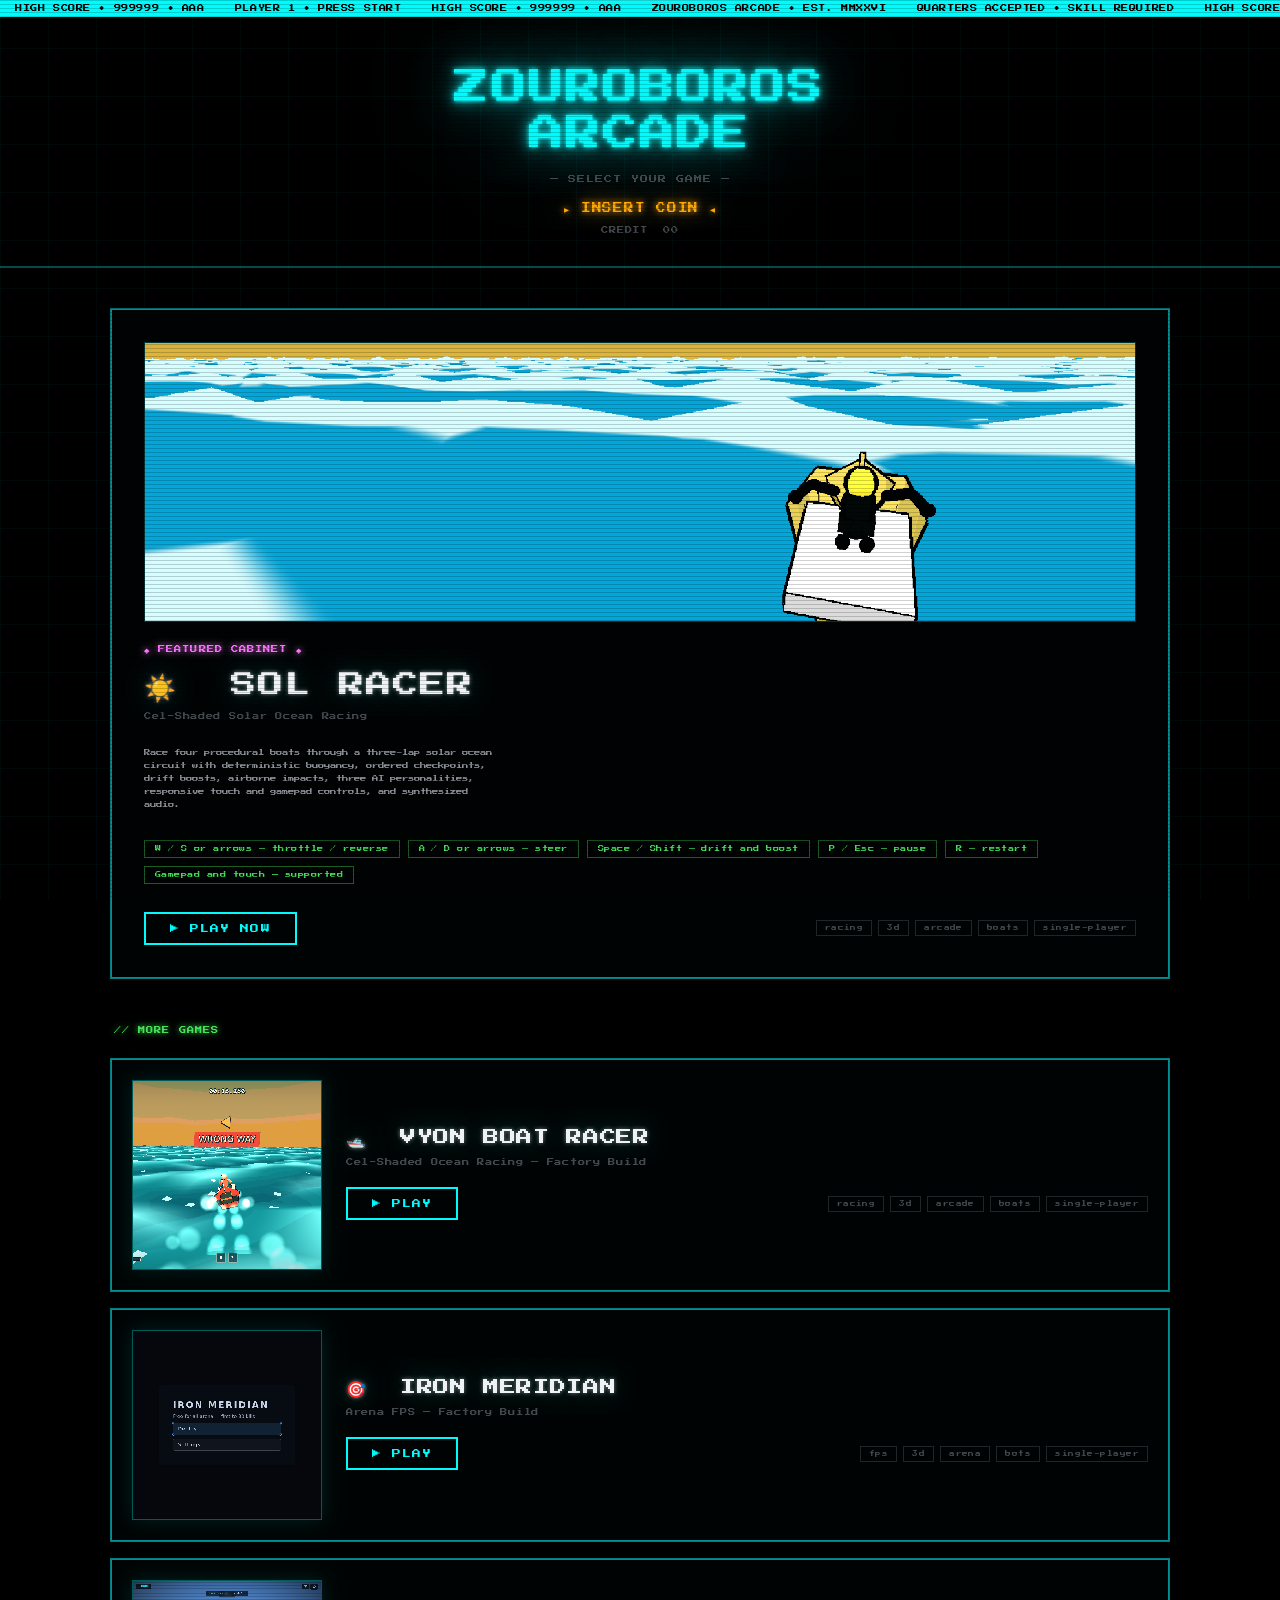
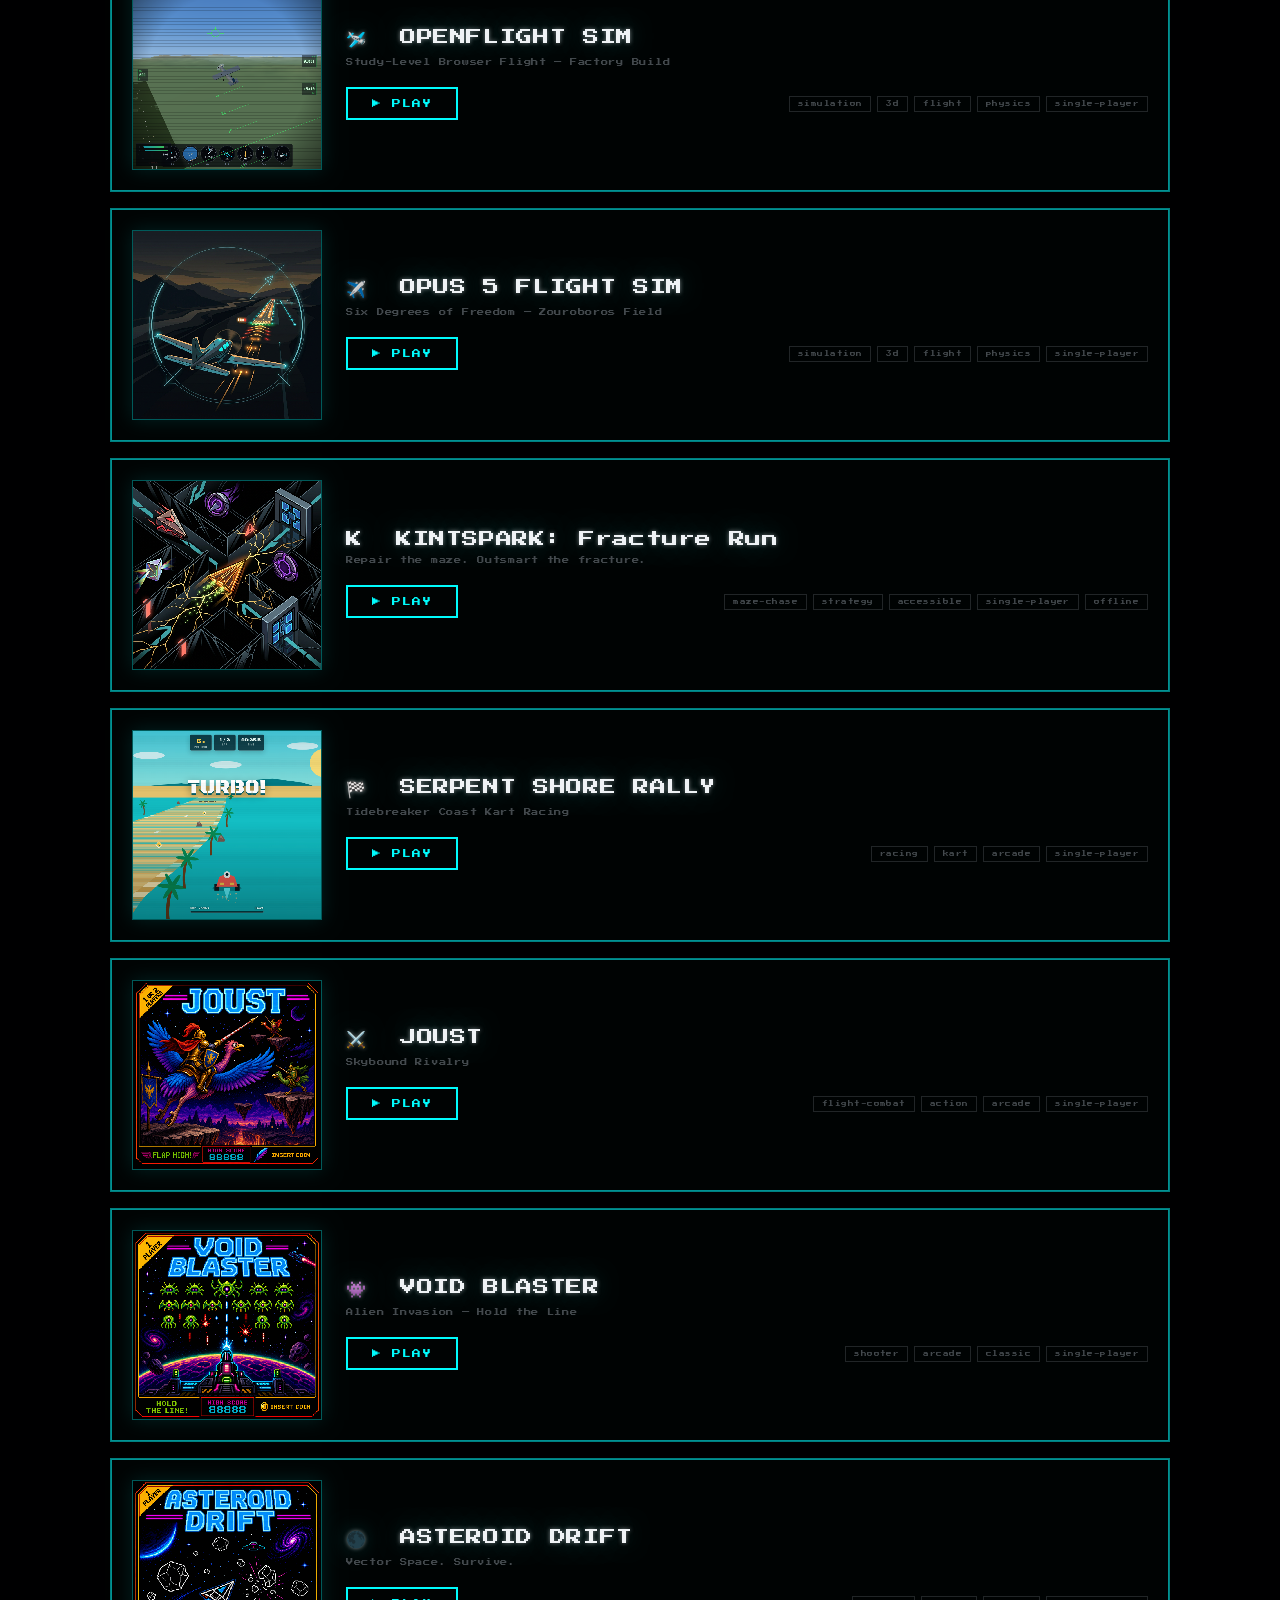
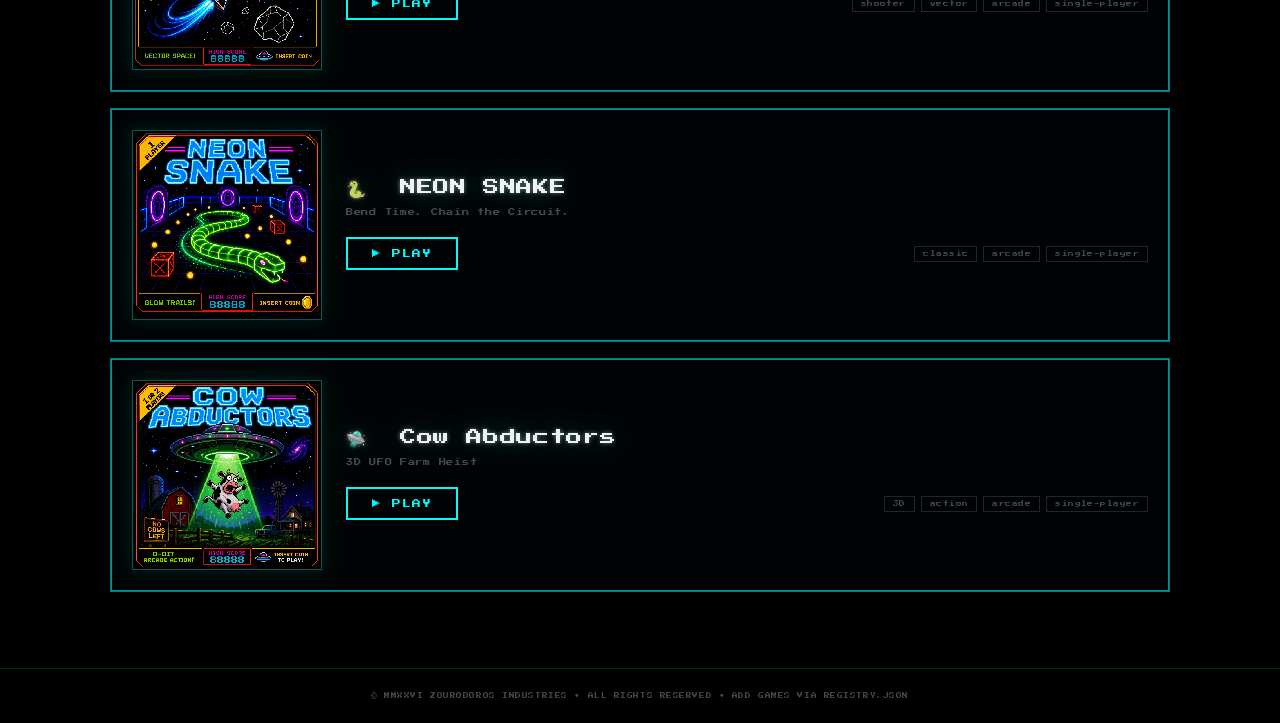
<file: index.html>
<!DOCTYPE html>
<html lang="en">
<head>
<meta charset="UTF-8">
<meta name="viewport" content="width=device-width, initial-scale=1.0">
<title>ZOUROBOROS ARCADE</title>
<link rel="icon" href="data:,">
<link rel="preconnect" href="https://fonts.googleapis.com">
<link href="https://fonts.googleapis.com/css2?family=Press+Start+2P&display=swap" rel="stylesheet">

<style>
@property --glow-radius {
  syntax: '<length>';
  inherits: false;
  initial-value: 8px;
}

*, *::before, *::after { box-sizing: border-box; margin: 0; padding: 0; }

:root {
  --black:   oklch(5% 0.008 240);
  --cyan:    oklch(88% 0.18 195);
  --magenta: oklch(78% 0.26 320);
  --amber:   oklch(82% 0.20 68);
  --green:   oklch(80% 0.22 145);
  --white:   oklch(96% 0.005 240);
  --dim:     oklch(40% 0.01 240);
  --pixel:   'Press Start 2P', monospace;
}

html { scroll-behavior: smooth; }

body {
  font-family: var(--pixel);
  background: var(--black);
  color: var(--white);
  min-height: 100vh;
  overflow-x: hidden;
  position: relative;
}

/* ── CRT grid background ──────────────────── */
body::before {
  content: '';
  position: fixed;
  inset: 0;
  background-image:
    linear-gradient(oklch(50% 0.15 195 / 0.08) 1px, transparent 1px),
    linear-gradient(90deg, oklch(50% 0.15 195 / 0.08) 1px, transparent 1px);
  background-size: 48px 48px;
  pointer-events: none;
  z-index: 0;
}

/* ── Scanlines ────────────────────────────── */
body::after {
  content: '';
  position: fixed;
  inset: 0;
  background: repeating-linear-gradient(
    0deg,
    transparent,
    transparent 3px,
    oklch(0% 0 0 / 0.18) 3px,
    oklch(0% 0 0 / 0.18) 4px
  );
  pointer-events: none;
  z-index: 1000;
}

/* ── Moving CRT beam ──────────────────────── */
.crt-beam {
  position: fixed;
  top: -2px;
  left: 0;
  right: 0;
  height: 3px;
  background: linear-gradient(90deg,
    transparent 0%,
    var(--cyan) 40%,
    oklch(100% 0 0 / 0.9) 50%,
    var(--cyan) 60%,
    transparent 100%
  );
  opacity: 0.15;
  animation: crt-scan 6s linear infinite;
  pointer-events: none;
  z-index: 999;
}

@keyframes crt-scan {
  0%   { transform: translateY(0); }
  100% { transform: translateY(100vh); }
}

/* ── Header / marquee top ─────────────────── */
.marquee-bar {
  position: relative;
  z-index: 10;
  background: var(--cyan);
  color: var(--black);
  font-size: 0.45rem;
  padding: 5px 0;
  overflow: hidden;
  white-space: nowrap;
  letter-spacing: 0.08em;
}

.marquee-inner {
  display: inline-block;
  animation: marquee 22s linear infinite;
}

@keyframes marquee {
  0%   { transform: translateX(0); }
  100% { transform: translateX(-50%); }
}

/* ── Main header ──────────────────────────── */
header {
  position: relative;
  z-index: 10;
  text-align: center;
  padding: 48px 16px 32px;
  border-bottom: 2px solid oklch(88% 0.18 195 / 0.3);
}

.arcade-title {
  font-size: clamp(1.4rem, 4vw, 2.2rem);
  color: var(--cyan);
  text-shadow:
    0 0 4px var(--cyan),
    0 0 14px oklch(88% 0.18 195 / 0.8),
    0 0 40px oklch(75% 0.22 195 / 0.5),
    0 0 80px oklch(70% 0.22 195 / 0.25);
  letter-spacing: 0.06em;
  line-height: 1.3;
  animation: flicker 8s ease-in-out infinite;
}

@keyframes flicker {
  0%, 95%, 100% { opacity: 1; }
  96%            { opacity: 0.85; }
  97%            { opacity: 1; }
  98%            { opacity: 0.7; }
  99%            { opacity: 1; }
}

.subtitle {
  margin-top: 18px;
  font-size: 0.5rem;
  color: var(--dim);
  letter-spacing: 0.12em;
}

.insert-coin {
  margin-top: 20px;
  font-size: 0.6rem;
  color: var(--amber);
  text-shadow: 0 0 6px var(--amber), 0 0 20px oklch(82% 0.20 68 / 0.5);
  letter-spacing: 0.08em;
  animation: blink 1s step-end infinite;
}

@keyframes blink {
  0%, 49% { opacity: 1; }
  50%, 100% { opacity: 0; }
}

.credit-row {
  margin-top: 12px;
  font-size: 0.45rem;
  color: var(--dim);
  letter-spacing: 0.1em;
}

/* ── Cabinet selector ─────────────────────── */
main {
  position: relative;
  z-index: 10;
  max-width: 1100px;
  margin: 0 auto;
  padding: 40px 20px 60px;
}

.section-label {
  font-size: 0.45rem;
  color: var(--green);
  text-shadow: 0 0 6px var(--green);
  letter-spacing: 0.15em;
  margin-bottom: 24px;
  padding-left: 4px;
}

/* ── Thumbnail ────────────────────────────── */
.cabinet-thumb {
  width: 100%;
  max-height: 280px;
  object-fit: cover;
  display: block;
  margin-bottom: 24px;
  border: 1px solid oklch(88% 0.18 195 / 0.2);
  image-rendering: pixelated;
}

.featured-cabinet.small-cabinet {
  display: grid;
  grid-template-columns: minmax(128px, 190px) 1fr;
  gap: 24px;
  align-items: center;
  margin-bottom: 16px;
  padding: 20px;
}

.small-cabinet .cabinet-thumb {
  aspect-ratio: 1;
  max-height: none;
  margin: 0;
  object-fit: cover;
  border-color: oklch(88% 0.18 195 / 0.35);
  box-shadow: 0 0 18px oklch(88% 0.18 195 / 0.12);
}

.small-cabinet .cabinet-name {
  font-size: clamp(0.78rem, 1.8vw, 1rem);
}

.small-cabinet .cabinet-tagline {
  margin-bottom: 18px;
}

@media (max-width: 680px) {
  .featured-cabinet.small-cabinet {
    grid-template-columns: 1fr;
  }
}

/* ── Featured cabinet (hero slot) ────────── */
.featured-cabinet {
  position: relative;
  margin-bottom: 48px;
  cursor: pointer;
  text-decoration: none;
  display: block;
  border: 2px solid oklch(88% 0.18 195 / 0.5);
  background: oklch(8% 0.02 195);
  padding: 32px;
  transition: border-color 0.15s, box-shadow 0.15s;
  --glow-radius: 8px;
}

.featured-cabinet::before {
  content: '';
  position: absolute;
  inset: -1px;
  border: 1px solid oklch(88% 0.18 195 / 0.15);
  pointer-events: none;
}

.featured-cabinet:hover {
  border-color: var(--cyan);
  box-shadow:
    0 0 20px oklch(88% 0.18 195 / 0.35),
    inset 0 0 20px oklch(88% 0.18 195 / 0.07);
}

.featured-cabinet:hover .play-label {
  color: var(--black);
  background: var(--cyan);
  box-shadow: 0 0 16px var(--cyan);
}

.cabinet-eyebrow {
  font-size: 0.45rem;
  color: var(--magenta);
  text-shadow: 0 0 6px var(--magenta);
  letter-spacing: 0.15em;
  margin-bottom: 16px;
}

.cabinet-name {
  font-size: clamp(1rem, 3vw, 1.6rem);
  color: var(--white);
  letter-spacing: 0.04em;
  margin-bottom: 8px;
  text-shadow:
    0 0 4px oklch(96% 0.005 240 / 0.5),
    0 0 20px oklch(88% 0.18 195 / 0.2);
}

.cabinet-tagline {
  font-size: 0.45rem;
  color: var(--dim);
  letter-spacing: 0.1em;
  margin-bottom: 24px;
  line-height: 1.8;
}

.cabinet-desc {
  font-size: 0.4rem;
  color: oklch(65% 0.01 240);
  line-height: 2;
  max-width: 60ch;
  margin-bottom: 28px;
}

.controls-block {
  display: flex;
  flex-wrap: wrap;
  gap: 8px;
  margin-bottom: 28px;
}

.ctrl-pill {
  font-size: 0.38rem;
  padding: 5px 10px;
  color: var(--green);
  border: 1px solid oklch(80% 0.22 145 / 0.4);
  letter-spacing: 0.08em;
}

.cabinet-footer {
  display: flex;
  align-items: center;
  justify-content: space-between;
  gap: 16px;
  flex-wrap: wrap;
}

.play-label {
  font-size: 0.55rem;
  padding: 10px 24px;
  color: var(--cyan);
  border: 2px solid var(--cyan);
  letter-spacing: 0.12em;
  transition: all 0.12s;
  display: inline-block;
}

.tags-row {
  display: flex;
  flex-wrap: wrap;
  gap: 6px;
}

.tag {
  font-size: 0.35rem;
  padding: 4px 8px;
  color: var(--dim);
  border: 1px solid oklch(40% 0.01 240 / 0.5);
  letter-spacing: 0.08em;
}

/* ── Coming-soon row ──────────────────────── */
.coming-soon-row {
  display: flex;
  flex-direction: column;
  gap: 12px;
}

.coming-item {
  display: flex;
  align-items: center;
  gap: 16px;
  padding: 14px 20px;
  border: 1px solid oklch(40% 0.01 240 / 0.3);
  opacity: 0.5;
}

.coming-icon { font-size: 1.2rem; }

.coming-title {
  font-size: 0.45rem;
  color: var(--dim);
  letter-spacing: 0.08em;
}

.coming-badge {
  font-size: 0.35rem;
  padding: 3px 8px;
  border: 1px solid oklch(40% 0.01 240 / 0.4);
  color: oklch(35% 0.01 240);
  letter-spacing: 0.1em;
  margin-left: auto;
}

/* ── Empty state ──────────────────────────── */
.empty-state {
  text-align: center;
  padding: 80px 24px;
  color: var(--dim);
  font-size: 0.5rem;
  line-height: 2;
}

/* ── Footer ───────────────────────────────── */
footer {
  position: relative;
  z-index: 10;
  text-align: center;
  padding: 24px;
  border-top: 1px solid oklch(88% 0.18 195 / 0.15);
  font-size: 0.35rem;
  color: var(--dim);
  letter-spacing: 0.1em;
}

/* ── Reduced motion ───────────────────────── */
@media (prefers-reduced-motion: reduce) {
  .crt-beam, .marquee-inner { animation: none; }
  .arcade-title { animation: none; }
  .insert-coin { animation: none; opacity: 1; }
}
</style>
</head>
<body>

<div class="crt-beam" aria-hidden="true"></div>

<!-- Marquee ticker -->
<div class="marquee-bar" aria-hidden="true">
  <span class="marquee-inner">
    &nbsp;&nbsp;HIGH SCORE &bull; 999999 &bull; AAA &nbsp;&nbsp;
    PLAYER 1 &bull; PRESS START &nbsp;&nbsp;
    HIGH SCORE &bull; 999999 &bull; AAA &nbsp;&nbsp;
    ZOUROBOROS ARCADE &bull; EST. MMXXVI &nbsp;&nbsp;
    QUARTERS ACCEPTED &bull; SKILL REQUIRED &nbsp;&nbsp;
    HIGH SCORE &bull; 999999 &bull; AAA &nbsp;&nbsp;
    PLAYER 1 &bull; PRESS START &nbsp;&nbsp;
    HIGH SCORE &bull; 999999 &bull; AAA &nbsp;&nbsp;
    ZOUROBOROS ARCADE &bull; EST. MMXXVI &nbsp;&nbsp;
    QUARTERS ACCEPTED &bull; SKILL REQUIRED &nbsp;&nbsp;
  </span>
</div>

<header>
  <div class="arcade-title">ZOUROBOROS<br>ARCADE</div>
  <div class="subtitle">— SELECT YOUR GAME —</div>
  <div class="insert-coin">▸ INSERT COIN ◂</div>
  <div class="credit-row">CREDIT&nbsp;&nbsp;00</div>
</header>

<main id="main">
  <div class="empty-state" id="empty" hidden>
    NO GAMES LOADED<br><br>
    ADD A TITLE TO REGISTRY.JSON
  </div>
  <div id="featured-slot"></div>
  <div id="queue-slot"></div>
</main>

<footer>
  &copy; MMXXVI ZOUROBOROS INDUSTRIES &bull; ALL RIGHTS RESERVED &bull;
  ADD GAMES VIA REGISTRY.JSON
</footer>

<!-- Inline fallback registry -->
<script id="fallback" type="application/json">
{
  "version": 1,
  "games": [
    {
      "id": "sol-racer",
      "title": "SOL RACER",
      "subtitle": "Cel-Shaded Solar Ocean Racing",
      "description": "Race four procedural boats through a deterministic three-lap solar ocean circuit with buoyancy, drift boosts, AI rivals, touch controls, and synthesized audio.",
      "path": "./sol-racer/index.html",
      "thumbnail": "./thumbnails/sol-racer.png",
      "icon": "☀️",
      "accent": "#fff3a3",
      "tags": ["racing", "3d", "arcade", "boats", "single-player"],
      "controls": ["W / S or arrows — throttle / reverse", "A / D or arrows — steer", "Space / Shift — drift and boost", "P / Esc — pause", "R — restart", "Gamepad and touch — supported"],
      "status": "live",
      "featured": true,
      "added": "2026-08-04"
    },
    {
      "id": "vyon-boat-racer",
      "title": "VYON BOAT RACER",
      "subtitle": "Cel-Shaded Ocean Racing — Factory Build",
      "description": "Race four boats through ordered ocean checkpoints over three laps in a deterministic, fixed-step arcade simulation.",
      "path": "./vyon-boat-racer/index.html",
      "thumbnail": "./thumbnails/vyon-boat-racer.png",
      "icon": "🛥️",
      "accent": "#ff5a4f",
      "tags": ["racing", "3d", "arcade", "boats", "single-player"],
      "controls": ["W / S or arrows — throttle / reverse", "A / D or arrows — steer", "Space — drift", "P / Esc — pause", "R — restart"],
      "status": "live",
      "featured": false,
      "added": "2026-08-04"
    },
    {
      "id": "iron-meridian",
      "title": "IRON MERIDIAN",
      "subtitle": "Arena FPS — Factory Build",
      "description": "A free-for-all arena shooter with deterministic combat, pathfinding bots, three weapons, pickups, procedural audio, and a full match HUD.",
      "path": "./iron-meridian/index.html",
      "thumbnail": "./thumbnails/iron-meridian.png",
      "icon": "🎯",
      "accent": "#f59e0b",
      "tags": ["fps", "3d", "arena", "bots", "single-player"],
      "controls": ["WASD / arrows — move", "Mouse — look and fire", "Space — jump", "R — reload", "Esc — pause"],
      "status": "live",
      "featured": false,
      "added": "2026-08-01"
    }
  ]
}
</script>

<script>
(async function () {
  const featuredSlot = document.getElementById('featured-slot');
  const queueSlot    = document.getElementById('queue-slot');
  const emptyEl      = document.getElementById('empty');

  let registry;
  try {
    const res = await fetch('./registry.json');
    if (!res.ok) throw new Error('HTTP ' + res.status);
    registry = await res.json();
  } catch {
    registry = JSON.parse(document.getElementById('fallback').textContent || '{"games":[]}');
  }

  const games = Array.isArray(registry.games) ? registry.games : [];

  if (!games.length) {
    emptyEl.hidden = false;
    return;
  }

  games.sort((a, b) => {
    if (a.featured && !b.featured) return -1;
    if (!a.featured && b.featured) return 1;
    return (b.added || '').localeCompare(a.added || '');
  });

  const featured = games.filter(g => g.featured && g.status === 'live');
  const others   = games.filter(g => !g.featured || g.status !== 'live');

  // ── Featured hero cabinet ────────────────
  if (featured.length) {
    const g = featured[0];
    const el = document.createElement('a');
    el.href = g.path;
    el.className = 'featured-cabinet';
    el.setAttribute('aria-label', 'Play ' + g.title);

    const ctrlsHtml = (g.controls || [])
      .map(c => `<span class="ctrl-pill">${c}</span>`).join('');
    const tagsHtml = (g.tags || [])
      .map(t => `<span class="tag">${t}</span>`).join('');

    el.innerHTML = `
      ${g.thumbnail ? `<img class="cabinet-thumb" src="${g.thumbnail}" alt="${g.title} thumbnail" loading="eager">` : ''}
      <div class="cabinet-eyebrow">◆ FEATURED CABINET ◆</div>
      <div class="cabinet-name">${g.icon || '🎮'}&nbsp;&nbsp;${g.title}</div>
      <div class="cabinet-tagline">${g.subtitle || ''}</div>
      <div class="cabinet-desc">${g.description || ''}</div>
      <div class="controls-block">${ctrlsHtml}</div>
      <div class="cabinet-footer">
        <span class="play-label">▶ PLAY NOW</span>
        <div class="tags-row">${tagsHtml}</div>
      </div>
    `;
    featuredSlot.appendChild(el);

    // Additional featured games (2+) as smaller cabinets
    if (featured.length > 1) {
      for (const g2 of featured.slice(1)) {
        featuredSlot.appendChild(buildSmallCabinet(g2));
      }
    }
  }

  // ── Other live games ────────────────────
  if (others.length) {
    const label = document.createElement('div');
    label.className = 'section-label';
    label.textContent = '// MORE GAMES';
    queueSlot.appendChild(label);

    for (const g of others.filter(g => g.status === 'live')) {
      queueSlot.appendChild(buildSmallCabinet(g));
    }
  }

  if (!featured.length && !others.length) {
    emptyEl.hidden = false;
  }

  function buildSmallCabinet(g) {
    const el = document.createElement('a');
    el.href = g.path;
    el.className = 'featured-cabinet small-cabinet';
    el.innerHTML = `
      ${g.thumbnail ? `<img class="cabinet-thumb" src="${g.thumbnail}" alt="${g.title} thumbnail" loading="lazy">` : ''}
      <div>
        <div class="cabinet-name">${g.icon || '🎮'}&nbsp;&nbsp;${g.title}</div>
        <div class="cabinet-tagline">${g.subtitle || ''}</div>
        <div class="cabinet-footer">
          <span class="play-label">▶ PLAY</span>
          <div class="tags-row">${(g.tags||[]).map(t=>`<span class="tag">${t}</span>`).join('')}</div>
        </div>
      </div>
    `;
    return el;
  }
})();
</script>
</body>
</html>
</file>
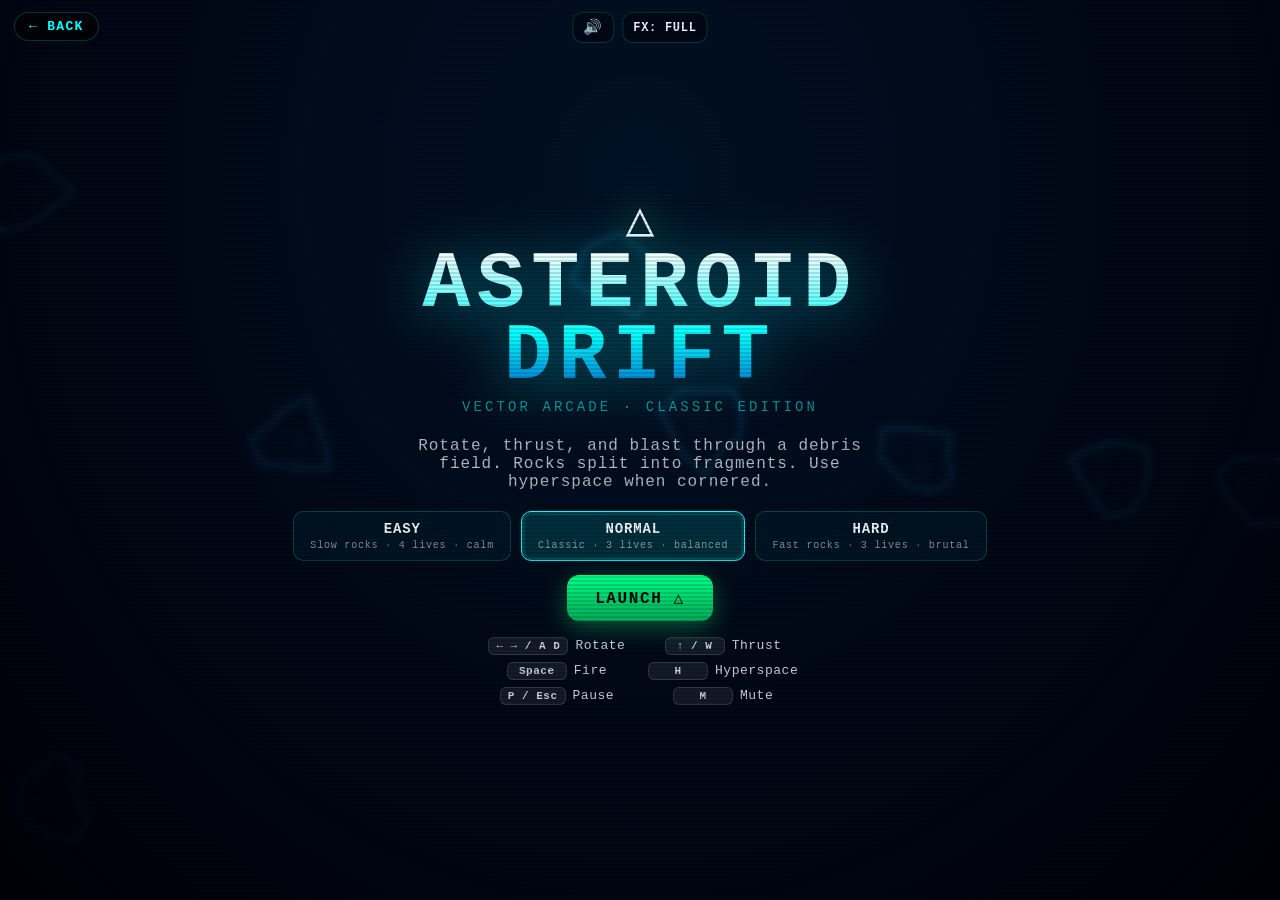
<file: asteroid-drift/index.html>
<!DOCTYPE html>
<html lang="en">
<head>
<meta charset="UTF-8" />
<meta name="viewport" content="width=device-width, initial-scale=1.0, maximum-scale=1.0, user-scalable=no" />
<title>ASTEROID DRIFT — Vector Arcade</title>
<style>
:root {
  --cyan:#00ffff; --green:#00ff88; --amber:#ffaa00; --red:#ff4444;
  --purple:#cc44ff; --magenta:#ff44dd; --white:#eef6ff; --panel:rgba(0,8,20,.82);
}
*{box-sizing:border-box;-webkit-tap-highlight-color:transparent;}
html,body{margin:0;height:100%;overflow:hidden;background:#000;font-family:'Courier New',monospace;color:var(--white);}
#app{position:fixed;inset:0;}
canvas#c{display:block;width:100%;height:100%;}

/* Scanlines (hidden when reduced-FX mode is on) */
#scanlines{position:fixed;inset:0;background:repeating-linear-gradient(0deg,transparent,transparent 2px,rgba(0,0,0,.13) 2px,rgba(0,0,0,.13) 4px);pointer-events:none;z-index:40;}
body.fx-reduced #scanlines{display:none;}

/* Visible focus for every interactive control (keyboard accessibility) */
.btn:focus-visible, .diff button:focus-visible, .optbtn:focus-visible,
.arcade-back:focus-visible, .tbtn:focus-visible {
  outline:2px solid var(--cyan); outline-offset:3px;
}

/* HUD */
.hud{position:fixed;inset:0;pointer-events:none;z-index:10;}
/* topbar sits below the fixed BACK / mute / FX row so nothing overlaps */
#topbar{position:absolute;top:46px;left:0;right:0;display:flex;justify-content:space-between;align-items:flex-start;padding:12px 16px;gap:10px;}
.stat{background:var(--panel);border:1px solid rgba(0,255,255,.15);border-radius:12px;padding:7px 12px;backdrop-filter:blur(6px);}
.stat .label{font-size:10px;letter-spacing:.16em;text-transform:uppercase;opacity:.55;color:var(--cyan);}
.stat .val{font-size:22px;font-weight:900;line-height:1;margin-top:2px;color:var(--cyan);text-shadow:0 0 12px var(--cyan);}
#hudScore .val{color:var(--amber);text-shadow:0 0 12px var(--amber);}
#hudHiscore .val{color:var(--green);text-shadow:0 0 10px var(--green);}
#hudLevel .val{color:var(--purple);text-shadow:0 0 10px var(--purple);}

/* Lives row */
#livesRow{position:absolute;top:128px;left:50%;transform:translateX(-50%);display:flex;gap:10px;align-items:center;}
.life-icon{color:var(--green);font-size:18px;text-shadow:0 0 10px var(--green);transition:opacity .2s;}
.life-icon.dead{opacity:.15;text-shadow:none;}

/* Shield bar */
#shieldWrap{position:absolute;bottom:18px;left:50%;transform:translateX(-50%);width:220px;}
#shieldWrap .label{text-align:center;font-size:10px;letter-spacing:.16em;text-transform:uppercase;opacity:.55;color:var(--cyan);margin-bottom:4px;}
.track{height:9px;border-radius:6px;background:rgba(255,255,255,.1);overflow:hidden;}
.fill{height:100%;border-radius:6px;transition:width .1s linear;}
#shieldFill{background:linear-gradient(90deg,#0066ff,#00ccff);}

/* Active effect tags (one per running power-up) */
#effectsRow{position:absolute;bottom:52px;left:50%;transform:translateX(-50%);display:flex;gap:8px;flex-wrap:wrap;justify-content:center;max-width:92vw;}
.fx-tag{background:var(--panel);border:1px solid currentColor;border-radius:10px;padding:4px 12px;font-size:11px;letter-spacing:.12em;text-transform:uppercase;text-shadow:0 0 8px currentColor;white-space:nowrap;}

/* Wave toast */
#waveToast{position:absolute;top:37%;left:50%;transform:translate(-50%,-50%) scale(.85);font-size:40px;font-weight:900;text-align:center;letter-spacing:.12em;opacity:0;transition:opacity .25s,transform .25s;text-shadow:0 0 30px var(--cyan),0 0 60px rgba(0,255,255,.3);color:var(--cyan);}
#waveToast.show{opacity:1;transform:translate(-50%,-50%) scale(1);}

/* Option buttons (mute + FX) */
#optsBar{position:fixed;top:12px;left:50%;transform:translateX(-50%);z-index:31;display:flex;gap:8px;pointer-events:auto;}
.optbtn{cursor:pointer;background:var(--panel);border:1px solid rgba(0,255,255,.18);color:var(--white);border-radius:10px;padding:5px 10px;font-size:15px;font-family:'Courier New',monospace;font-weight:700;letter-spacing:.06em;}
.optbtn[aria-pressed="true"]{border-color:var(--cyan);background:rgba(0,255,255,.14);}
#fxBtn{font-size:12px;}

/* Back link */
.arcade-back{position:fixed;top:12px;left:14px;z-index:9999;background:rgba(0,0,0,.6);backdrop-filter:blur(8px);
  color:var(--cyan);padding:6px 14px;border-radius:24px;font-size:13px;font-weight:700;text-decoration:none;
  border:1px solid rgba(0,255,255,.2);letter-spacing:.1em;transition:background .2s;pointer-events:auto;}
.arcade-back:hover{background:rgba(0,20,40,.85);}

/* Screens */
.screen{position:fixed;inset:0;z-index:30;display:flex;align-items:center;justify-content:center;flex-direction:column;
  background:radial-gradient(ellipse at 50% 20%, rgba(0,30,60,.6), rgba(0,0,8,.95));backdrop-filter:blur(3px);text-align:center;padding:24px;overflow-y:auto;}
.screen.hidden{display:none;}
.logo{font-size:clamp(36px,8vw,80px);font-weight:900;letter-spacing:.08em;line-height:.9;
  background:linear-gradient(180deg,#fff,var(--cyan) 60%,#0066cc);-webkit-background-clip:text;background-clip:text;color:transparent;
  filter:drop-shadow(0 6px 28px rgba(0,255,255,.5));}
.sublabel{font-size:clamp(11px,1.8vw,14px);letter-spacing:.22em;text-transform:uppercase;opacity:.55;margin:6px 0 16px;color:var(--cyan);}
.tagline{opacity:.75;margin:6px 0;font-size:clamp(13px,2vw,16px);max-width:500px;letter-spacing:.06em;}
.ship-emoji{font-size:48px;filter:drop-shadow(0 0 20px var(--green));animation:hover 2.4s ease-in-out infinite;}
@keyframes hover{50%{transform:translateY(-9px);}}
body.fx-reduced .ship-emoji{animation:none;}
.btn{pointer-events:auto;cursor:pointer;border:none;border-radius:12px;padding:13px 28px;font-size:16px;font-weight:900;
  color:#00080a;background:linear-gradient(180deg,var(--green),#00aa55);box-shadow:0 6px 24px rgba(0,255,136,.35);
  transition:transform .08s,filter .15s;margin-top:8px;letter-spacing:.1em;font-family:'Courier New',monospace;}
.btn:hover{filter:brightness(1.1);} .btn:active{transform:translateY(2px);}
.btn.ghost{background:transparent;border:1.5px solid rgba(0,255,255,.3);color:var(--cyan);box-shadow:none;font-size:14px;padding:9px 20px;}
.diff{display:flex;gap:10px;margin:14px 0 6px;flex-wrap:wrap;justify-content:center;}
.diff button{pointer-events:auto;cursor:pointer;border-radius:10px;border:1.5px solid rgba(0,255,255,.2);background:rgba(0,255,255,.04);
  color:var(--white);padding:9px 16px;font-weight:900;font-size:14px;transition:.15s;font-family:'Courier New',monospace;letter-spacing:.06em;}
.diff button.sel{border-color:var(--cyan);background:rgba(0,255,255,.14);box-shadow:0 0 0 3px rgba(0,255,255,.12) inset;}
.diff small{display:block;font-weight:500;opacity:.55;font-size:10px;margin-top:3px;letter-spacing:.08em;}
.help{max-width:520px;margin:16px auto 0;display:grid;grid-template-columns:repeat(2,1fr);gap:7px 16px;font-size:13px;opacity:.85;letter-spacing:.04em;}
.k{display:inline-block;min-width:60px;padding:2px 7px;border-radius:6px;background:rgba(255,255,255,.09);border:1px solid rgba(255,255,255,.15);font-weight:900;font-size:11px;margin-right:7px;}
.stats-grid{display:grid;grid-template-columns:repeat(2,minmax(110px,1fr));gap:12px 22px;margin:14px 0;}
.stats-grid .s .n{font-size:28px;font-weight:900;color:var(--amber);text-shadow:0 0 12px var(--amber);}
.stats-grid .s .t{font-size:10px;letter-spacing:.14em;text-transform:uppercase;opacity:.55;}
.best-line{color:var(--green);font-weight:900;margin-top:6px;font-size:14px;text-shadow:0 0 8px var(--green);}

/* Mobile controls */
#touch{position:fixed;inset:0;z-index:20;display:none;pointer-events:none;}
#touch.on{display:block;}
#joy{position:absolute;left:24px;bottom:110px;width:120px;height:120px;border-radius:50%;background:rgba(0,255,255,.05);border:2px solid rgba(0,255,255,.2);pointer-events:auto;touch-action:none;}
#knob{position:absolute;left:30px;top:30px;width:60px;height:60px;border-radius:50%;background:rgba(0,255,255,.22);border:2px solid rgba(0,255,255,.4);}
.tbtn{position:absolute;pointer-events:auto;touch-action:none;border:none;border-radius:50%;display:flex;align-items:center;justify-content:center;font-weight:900;
  font-family:'Courier New',monospace;font-size:12px;letter-spacing:.06em;user-select:none;-webkit-user-select:none;}
#tFire{right:30px;bottom:180px;width:86px;height:86px;color:#001a08;background:linear-gradient(180deg,var(--green),#00aa55);box-shadow:0 4px 18px rgba(0,255,136,.4);}
#tHyper{right:130px;bottom:110px;width:72px;height:72px;color:#fff;background:linear-gradient(180deg,#aa44ff,#6600cc);box-shadow:0 4px 16px rgba(204,68,255,.4);}
#tHyper.cool{filter:grayscale(.7) brightness(.6);}
#tThrust{left:24px;bottom:250px;width:60px;height:60px;color:#001a08;background:linear-gradient(180deg,#00ddff,#0066cc);box-shadow:0 4px 16px rgba(0,200,255,.4);border-radius:50%;}
@media (max-width:700px){.stat .val{font-size:18px;}}
@media (max-width:480px){
  .help{grid-template-columns:1fr;gap:5px;max-width:280px;}
  .stat{padding:5px 9px;}
  .stat .val{font-size:16px;}
  #shieldWrap{width:160px;}
  #livesRow{top:116px;}
  .diff button{padding:7px 10px;font-size:12px;}
}
</style>
</head>
<body>
<div id="app">
  <canvas id="c"></canvas>
</div>
<div id="scanlines"></div>

<!-- HUD -->
<div class="hud" id="hud" style="display:none">
  <div id="topbar">
    <div class="stat" id="hudScore"><div class="label">Score</div><div class="val" id="scoreVal">0</div></div>
    <div class="stat" id="hudLevel"><div class="label">Wave</div><div class="val" id="levelVal">1</div></div>
    <div class="stat" id="hudHiscore"><div class="label">Best</div><div class="val" id="hiscoreVal">0</div></div>
  </div>
  <div id="livesRow"></div>
  <div id="effectsRow"></div>
  <div id="shieldWrap">
    <div class="label">Shield</div>
    <div class="track"><div class="fill" id="shieldFill" style="width:100%"></div></div>
  </div>
  <div id="waveToast"></div>
</div>

<!-- Touch controls -->
<div id="touch">
  <div id="joy" aria-label="Steering joystick: drag left or right to rotate, up to thrust"><div id="knob"></div></div>
  <button class="tbtn" id="tFire" aria-label="Fire">FIRE</button>
  <button class="tbtn" id="tHyper" aria-label="Hyperspace jump">HYPER</button>
  <button class="tbtn" id="tThrust" aria-label="Thrust">&#9650;</button>
</div>

<div id="optsBar">
  <button class="optbtn" id="muteBtn" aria-label="Mute sound" aria-pressed="false">&#128266;</button>
  <button class="optbtn" id="fxBtn" aria-label="Reduce visual effects" aria-pressed="false">FX: FULL</button>
</div>
<a class="arcade-back" href="../index.html">&#8592; BACK</a>

<!-- Title screen -->
<div class="screen" id="startScreen">
  <div class="ship-emoji">&#9651;</div>
  <div class="logo">ASTEROID<br>DRIFT</div>
  <div class="sublabel">Vector Arcade · Classic Edition</div>
  <div class="tagline">Rotate, thrust, and blast through a debris field. Rocks split into fragments. Use hyperspace when cornered.</div>
  <div class="diff" id="diffPick">
    <button data-d="easy" aria-pressed="false"><div>EASY</div><small>Slow rocks · 4 lives · calm</small></button>
    <button data-d="normal" class="sel" aria-pressed="true"><div>NORMAL</div><small>Classic · 3 lives · balanced</small></button>
    <button data-d="hard" aria-pressed="false"><div>HARD</div><small>Fast rocks · 3 lives · brutal</small></button>
  </div>
  <button class="btn" id="playBtn">LAUNCH &#9651;</button>
  <div class="help">
    <div><span class="k">&#8592; &#8594; / A D</span>Rotate</div>
    <div><span class="k">&#8593; / W</span>Thrust</div>
    <div><span class="k">Space</span>Fire</div>
    <div><span class="k">H</span>Hyperspace</div>
    <div><span class="k">P / Esc</span>Pause</div>
    <div><span class="k">M</span>Mute</div>
  </div>
  <div class="best-line" id="startBest"></div>
</div>

<!-- Pause screen -->
<div class="screen hidden" id="pauseScreen">
  <div class="logo" style="font-size:clamp(34px,7vw,58px)">PAUSED</div>
  <div class="tagline">The rocks are waiting.</div>
  <button class="btn" id="resumeBtn">RESUME</button>
  <button class="btn ghost" id="quitBtn">QUIT TO MENU</button>
</div>

<!-- Game Over screen -->
<div class="screen hidden" id="overScreen">
  <div class="logo" id="overTitle" style="font-size:clamp(30px,6vw,56px)">GAME OVER</div>
  <div class="tagline" id="overSub"></div>
  <div class="stats-grid" id="overStats"></div>
  <div class="best-line" id="overBest"></div>
  <button class="btn" id="againBtn">PLAY AGAIN &#9651;</button>
  <button class="btn ghost" id="menuBtn">MAIN MENU</button>
</div>

<script>
/* ============================================================
   ASTEROID DRIFT — full-featured vector arcade
   Controls: ←→/A D rotate · ↑/W thrust · Space fire ·
             H hyperspace (4s cooldown) · P/Esc pause · M mute
   Touch:    joystick rotate+thrust · FIRE / HYPER / ▲ buttons
   Options:  difficulty (menu), mute (M / 🔊), FX toggle
             (reduced motion: no scanlines/glow/shake, fewer particles)
   ============================================================ */
'use strict';

const $ = s => document.querySelector(s);
const clamp = (v,a,b) => Math.min(b,Math.max(a,v));
const rnd = (a,b) => a + Math.random()*(b-a);
const TAU = Math.PI*2;

/* ---- Fail-safe localStorage (private mode / blocked storage) ---- */
function storeGet(k){ try { return localStorage.getItem(k); } catch(e){ return null; } }
function storeSet(k,v){ try { localStorage.setItem(k,v); } catch(e){} }

/* ---- Options (persisted separately from the high score) ---- */
let fxReduced = (() => {
  const saved = storeGet('astdrift_fx');
  if(saved === 'reduced') return true;
  if(saved === 'full') return false;
  return matchMedia('(prefers-reduced-motion: reduce)').matches;
})();

/* ============================================================
   CANVAS + STAR FIELD
   `stars` and generateStars() are declared BEFORE the first
   resize() call — resize() invokes generateStars(), and the
   binding must already be initialized (ZOU-707 bootstrap fix).
   ============================================================ */
const canvas = $('#c');
const ctx = canvas.getContext('2d');
let W, H;

let stars = [];
function generateStars(){
  stars = Array.from({length:160}, () => ({
    x: Math.random()*W, y: Math.random()*H,
    r: Math.random()*1.2+0.3,
    b: Math.random()*0.5+0.1,
    twinkle: Math.random()*TAU,
  }));
}

function resize(){
  W = canvas.width  = window.innerWidth;
  H = canvas.height = window.innerHeight;
  generateStars();
}
window.addEventListener('resize', resize);
resize();

/* ============================================================
   DIFFICULTY
   ============================================================ */
const DIFF = {
  easy:   { lives:4, rockSpd:0.70, fireRate:0.18, ufoRate:22, label:'Easy'   },
  normal: { lives:3, rockSpd:1.00, fireRate:0.22, ufoRate:16, label:'Normal' },
  hard:   { lives:3, rockSpd:1.45, fireRate:0.30, ufoRate:11, label:'Hard'   },
};
let diffKey = 'normal', diff = DIFF.normal;

/* ============================================================
   AUDIO — Web Audio API only
   ============================================================ */
const Sound = (() => {
  let ctx = null, master = null, muted = false;
  let thrustOsc = null, thrustGain = null;
  function ensure(){
    if(ctx) return;
    ctx = new (window.AudioContext || window.webkitAudioContext)();
    master = ctx.createGain(); master.gain.value = muted ? 0 : 0.45; master.connect(ctx.destination);
  }
  function now(){ return ctx.currentTime; }
  function blip(freq=440, dur=0.12, type='square', vol=0.28, slideTo=null){
    if(!ctx||muted) return;
    const o = ctx.createOscillator(), g = ctx.createGain();
    o.type = type; o.frequency.setValueAtTime(freq, now());
    if(slideTo) o.frequency.exponentialRampToValueAtTime(slideTo, now()+dur);
    g.gain.setValueAtTime(0, now());
    g.gain.linearRampToValueAtTime(vol, now()+0.01);
    g.gain.exponentialRampToValueAtTime(0.0001, now()+dur);
    o.connect(g); g.connect(master); o.start(); o.stop(now()+dur+0.02);
  }
  function noise(dur=0.18, vol=0.4, hp=600){
    if(!ctx||muted) return;
    const n = ctx.createBufferSource();
    const buf = ctx.createBuffer(1, ctx.sampleRate*dur, ctx.sampleRate);
    const d = buf.getChannelData(0);
    for(let i=0;i<d.length;i++) d[i] = (Math.random()*2-1)*(1-i/d.length);
    n.buffer = buf;
    const f = ctx.createBiquadFilter(); f.type='highpass'; f.frequency.value = hp;
    const g = ctx.createGain(); g.gain.value = vol;
    n.connect(f); f.connect(g); g.connect(master); n.start();
  }
  return {
    init(){ ensure(); if(ctx.state==='suspended') ctx.resume(); },
    setMuted(m){ muted=m; if(master) master.gain.setTargetAtTime(m?0:0.45, now(), 0.02); },
    isMuted(){ return muted; },
    shoot(){ blip(680, 0.07, 'square', 0.22, 140); },
    smallExplode(){ noise(0.14, 0.3, 800); blip(180, 0.1, 'sawtooth', 0.18, 80); },
    medExplode(){ noise(0.22, 0.45, 400); blip(120, 0.18, 'square', 0.26, 55); },
    bigExplode(){ noise(0.35, 0.6, 200); blip(80, 0.28, 'sawtooth', 0.32, 40); },
    shipExplode(){ noise(0.55, 0.75, 80); blip(200, 0.4, 'sawtooth', 0.35, 30); },
    ufoSound(){ blip(340, 0.12, 'sawtooth', 0.18, 240); },
    hyperspace(){ [300,500,800,600,400].forEach((f,i)=>setTimeout(()=>blip(f,0.1,'square',0.22),i*40)); },
    levelUp(){ [440,550,660,880,1100].forEach((f,i)=>setTimeout(()=>blip(f,0.14,'triangle',0.26),i*60)); },
    powerUp(){ [523,659,784,1046].forEach((f,i)=>setTimeout(()=>blip(f,0.12,'triangle',0.24),i*55)); },
    nova(){ noise(0.5, 0.65, 120); [200,320,480,640].forEach((f,i)=>setTimeout(()=>blip(f,0.16,'sawtooth',0.28),i*50)); },
    slowmo(){ blip(880, 0.3, 'sine', 0.22, 220); },
    over(){ [440,330,260,180].forEach((f,i)=>setTimeout(()=>blip(f,0.22,'sawtooth',0.28),i*120)); },
    thrustStart(){
      if(!ctx||muted||thrustOsc) return;
      thrustOsc = ctx.createOscillator(); thrustGain = ctx.createGain();
      thrustOsc.type = 'sawtooth'; thrustOsc.frequency.value = 55;
      const lfo = ctx.createOscillator(), lg = ctx.createGain();
      lfo.frequency.value = 14; lg.gain.value = 10;
      lfo.connect(lg); lg.connect(thrustOsc.frequency);
      thrustGain.gain.value = 0;
      thrustGain.gain.setTargetAtTime(0.09, now(), 0.04);
      thrustOsc.connect(thrustGain); thrustGain.connect(master);
      thrustOsc.start(); lfo.start(); thrustOsc._lfo = lfo;
    },
    thrustStop(){
      if(!thrustOsc) return;
      thrustGain.gain.setTargetAtTime(0, now(), 0.04);
      const o = thrustOsc, l = thrustOsc._lfo;
      setTimeout(()=>{ try{o.stop();l.stop();}catch(e){} }, 100);
      thrustOsc = null;
    },
    click(){ blip(520, 0.05, 'square', 0.14); },
  };
})();
Sound.setMuted(storeGet('astdrift_muted') === '1');

/* ============================================================
   GAME STATE
   ============================================================ */
const game = {
  state: 'menu',
  score: 0, lives: 3, wave: 1,
  best: +(storeGet('astdrift_best')||0),
  asteroidsDestroyed: 0, wavesCleared: 0,
  shieldPct: 100, shieldCooldown: 0,
  ufoTimer: 0, ufoSoundTimer: 0,
  // Timed power-up effects run independent countdowns (seconds) and stack
  // with each other. Picking up an already-active type resets it to full.
  effects: { rapid:0, triple:0, slow:0 },
};

let ship, bullets, asteroids, particles, powerups, ufo, ufoBullets, shockwaves;
const keys = {};
let invTimer = 0, fireCooldown = 0, lastTime = 0;
let hyperCd = 0;               // hyperspace cooldown, seconds
const HYPER_CD = 4;
let shake = 0;                 // screen-shake frames remaining
let touchThrust = false, touchFire = false;
let touchRotX = 0; // -1..1 from joystick

/* ============================================================
   SHIP
   ============================================================ */
function mkShip(){
  return { x:W/2, y:H/2, vx:0, vy:0, angle:-Math.PI/2, thrusting:false, dead:false };
}

/* ============================================================
   ASTEROIDS
   ============================================================ */
// size: 3=large, 2=medium, 1=small
const ROCK_PTS   = {3:20, 2:50, 1:100};
const ROCK_SPEED = {3:0.8, 2:1.4, 1:2.2};
const ROCK_RADIUS= {3:38, 2:22, 1:11};

function mkAsteroid(x, y, size, vxInit, vyInit){
  const speed = ROCK_SPEED[size] * diff.rockSpd * (1 + game.wave*0.06);
  const angle = vxInit != null ? Math.atan2(vyInit, vxInit) + rnd(-0.5,0.5) : Math.random()*TAU;
  const spd   = vxInit != null ? speed : rnd(speed*0.6, speed*1.4);
  const verts = 7 + Math.floor(Math.random()*5);
  const R = ROCK_RADIUS[size];
  const pts = Array.from({length:verts}, (_,i) => {
    const a = (i/verts)*TAU;
    const r = R + rnd(-R*0.28, R*0.28);
    return [Math.cos(a)*r, Math.sin(a)*r];
  });
  // interior crater strokes — visual detail that separates rocks from the ship
  const craters = Array.from({length: size}, () => {
    const a = Math.random()*TAU, d = rnd(R*0.15, R*0.5), cr = rnd(R*0.12, R*0.24);
    return [Math.cos(a)*d, Math.sin(a)*d, cr];
  });
  return { x, y, vx:Math.cos(angle)*spd, vy:Math.sin(angle)*spd, size, pts, craters,
           rot:0, rotSpeed:rnd(-0.022,0.022)*(size===1?1.6:1), hit:false, fade:1 };
}

function spawnWave(){
  const count = 3 + Math.floor(game.wave*1.1);
  asteroids = [];
  for(let i=0; i<count; i++){
    let x, y, tries=0;
    do {
      x = Math.random()*W; y = Math.random()*H;
      tries++;
    } while(tries<20 && Math.hypot(x-ship.x, y-ship.y) < 130);
    const a = mkAsteroid(x, y, 3);
    a.fade = 0; // fade-in on wave spawn
    asteroids.push(a);
  }
}

/* ============================================================
   UFO
   ============================================================ */
function mkUFO(wave){
  const small = wave >= 4;
  const spd   = small ? 2.2 : 1.4;
  const side  = Math.random()<0.5 ? 0 : W;
  return { x:side, y:rnd(H*0.15, H*0.85), vx:(side===0?1:-1)*spd, vy:rnd(-1,1),
           small, radius:small?13:20,
           fireCd: small ? 1.4 : 2.4, alive:true };
}

/* ============================================================
   POWER-UPS
   Five types. `timed` powers stack with each other; re-collecting
   an active one deterministically resets its timer to full.
   `instant` powers apply once on pickup.
   ============================================================ */
const POWERS = {
  shield: { color:'#00aaff', label:'SHIELD RESTORE', icon:'S', kind:'instant' },
  rapid:  { color:'#ffaa00', label:'RAPID FIRE',     icon:'R', kind:'timed', dur:8 },
  triple: { color:'#cc44ff', label:'TRIPLE SHOT',    icon:'T', kind:'timed', dur:8 },
  nova:   { color:'#ff44dd', label:'NOVA BLAST',     icon:'N', kind:'instant' },
  slow:   { color:'#66ffdd', label:'TIME WARP',      icon:'W', kind:'timed', dur:7 },
};
function mkPowerUp(x, y){
  const names = Object.keys(POWERS);
  const key   = names[Math.floor(Math.random()*names.length)];
  return { x, y, key, P:POWERS[key], rot:0, life:12, alive:true };
}

/* ============================================================
   PARTICLES + SHOCKWAVES
   ============================================================ */
function fxCount(n){ return fxReduced ? Math.ceil(n/2) : n; }
function spawnParticles(x, y, color, count, speed=4, life=45){
  for(let i=0; i<fxCount(count); i++){
    const a = Math.random()*TAU;
    const spd = rnd(0.5, speed);
    particles.push({ x, y, vx:Math.cos(a)*spd, vy:Math.sin(a)*spd,
                     life, maxLife:life, color, size:rnd(1,3.5) });
  }
}
function spawnThrustFlame(sh){
  const back = sh.angle + Math.PI;
  const spread = 0.5;
  for(let i=0;i<fxCount(2);i++){
    const a = back + rnd(-spread, spread);
    const spd = rnd(1.5, 3.5);
    particles.push({ x: sh.x + Math.cos(back)*12, y: sh.y + Math.sin(back)*12,
                     vx: Math.cos(a)*spd, vy: Math.sin(a)*spd,
                     life:18, maxLife:18, color:'#ff6600', size: rnd(1.5, 3.5) });
  }
}
function spawnRing(x, y, color, max, speed=6, lw=2, damage=false){
  shockwaves.push({ x, y, r:6, max, speed, color, lw, damage });
}

/* ============================================================
   GAME INIT
   ============================================================ */
function initGame(){
  Object.assign(game, {
    score:0, lives:diff.lives, wave:1, asteroidsDestroyed:0, wavesCleared:0,
    shieldPct:100, shieldCooldown:0, ufoTimer:0, ufoSoundTimer:0,
    effects: { rapid:0, triple:0, slow:0 },
  });
  ship       = mkShip();
  bullets    = []; ufoBullets = []; asteroids = []; particles = []; powerups = [];
  shockwaves = []; ufo = null;
  popups.length = 0;
  invTimer   = 180; fireCooldown = 0; hyperCd = 0; shake = 0;
  buildLivesRow();
  spawnWave();
  updateHUD();
  showWaveToast();
}

/* ============================================================
   HUD
   ============================================================ */
const hudCache = { score:-1, wave:-1, best:-1, lives:-1, shieldW:-1, shieldC:'', effects:'', hyper:-1 };

function buildLivesRow(){
  const row = $('#livesRow');
  row.innerHTML = '';
  for(let i=0;i<diff.lives;i++){
    const el = document.createElement('div');
    el.className = 'life-icon';
    el.textContent = '△';
    row.appendChild(el);
  }
  hudCache.lives = -1;
}

function updateHUD(){
  if(game.score !== hudCache.score){ $('#scoreVal').textContent = game.score; hudCache.score = game.score; }
  if(game.wave  !== hudCache.wave) { $('#levelVal').textContent = game.wave;  hudCache.wave  = game.wave; }
  if(game.best  !== hudCache.best) { $('#hiscoreVal').textContent = game.best; hudCache.best = game.best; }
  // lives
  if(game.lives !== hudCache.lives){
    [...$('#livesRow').children].forEach((el,i)=>el.classList.toggle('dead', i >= game.lives));
    hudCache.lives = game.lives;
  }
  // shield bar
  const w = Math.round(Math.max(0, game.shieldPct));
  if(w !== hudCache.shieldW){
    $('#shieldFill').style.width = w + '%';
    const shieldColor = w > 60 ? '#00ccff' : w > 25 ? '#ffaa00' : '#ff4444';
    if(shieldColor !== hudCache.shieldC){
      $('#shieldFill').style.background = `linear-gradient(90deg,${shieldColor}88,${shieldColor})`;
      hudCache.shieldC = shieldColor;
    }
    hudCache.shieldW = w;
  }
  // active effect tags
  let fx = '';
  for(const key of ['rapid','triple','slow']){
    if(game.effects[key] > 0){
      const P = POWERS[key];
      fx += `<span class="fx-tag" style="color:${P.color}">${P.label} ${Math.ceil(game.effects[key])}s</span>`;
    }
  }
  if(fx !== hudCache.effects){
    $('#effectsRow').innerHTML = fx;
    hudCache.effects = fx;
  }
  // hyperspace cooldown on the touch button
  const hc = Math.ceil(hyperCd);
  if(hc !== hudCache.hyper){
    const el = $('#tHyper');
    el.classList.toggle('cool', hc > 0);
    el.textContent = hc > 0 ? hc + 's' : 'HYPER';
    hudCache.hyper = hc;
  }
}

let waveToastTO = null;
function showWaveToast(){
  const t = $('#waveToast');
  t.textContent = `WAVE ${game.wave}`;
  t.classList.add('show');
  clearTimeout(waveToastTO);
  waveToastTO = setTimeout(()=>t.classList.remove('show'), 1600);
  if(game.wave > 1) spawnRing(W/2, H/2, 'rgba(0,255,255,0.5)', Math.min(W,H)*0.3, 9, 1.5);
}

/* ============================================================
   SCREEN TRANSITIONS
   ============================================================ */
function startGame(){
  Sound.init();
  diff = DIFF[diffKey];
  initGame();
  game.state = 'play';
  $('#hud').style.display = 'block';
  $('#startScreen').classList.add('hidden');
  $('#overScreen').classList.add('hidden');
  $('#pauseScreen').classList.add('hidden');
  // Space fires — don't leave a button focused where Space would re-click it
  if(document.activeElement && document.activeElement.blur) document.activeElement.blur();
}
function pause(){
  if(game.state !== 'play') return;
  game.state = 'pause';
  $('#pauseScreen').classList.remove('hidden');
  $('#resumeBtn').focus();
  Sound.thrustStop();
}
function resume(){
  if(game.state !== 'pause') return;
  game.state = 'play';
  $('#pauseScreen').classList.add('hidden');
  if(document.activeElement && document.activeElement.blur) document.activeElement.blur();
}
function toMenu(){
  game.state = 'menu';
  Sound.thrustStop();
  ufo = null;
  $('#hud').style.display = 'none';
  $('#pauseScreen').classList.add('hidden');
  $('#overScreen').classList.add('hidden');
  $('#startScreen').classList.remove('hidden');
  $('#startBest').textContent = game.best ? 'Best: ' + game.best + ' pts' : '';
  $('#playBtn').focus();
}
function gameOver(){
  game.state = 'over';
  Sound.thrustStop(); Sound.over();
  if(game.score > game.best){
    game.best = game.score;
    storeSet('astdrift_best', game.best);
  }
  $('#overTitle').textContent = 'GAME OVER';
  const sub = game.score > 5000 ? 'Outstanding piloting. The debris field yields to no one.' :
              game.score > 1500 ? 'Solid run. The rocks respect your aim.' :
                                  'The void claims another pilot. Try again.';
  $('#overSub').textContent = sub;
  $('#overStats').innerHTML =
    `<div class="s"><div class="n">${game.score}</div><div class="t">Score</div></div>` +
    `<div class="s"><div class="n">${game.wavesCleared}</div><div class="t">Waves Cleared</div></div>` +
    `<div class="s"><div class="n">${game.asteroidsDestroyed}</div><div class="t">Rocks Destroyed</div></div>` +
    `<div class="s"><div class="n">${game.wave}</div><div class="t">Wave Reached</div></div>`;
  $('#overBest').textContent = (game.score >= game.best ? '★ NEW BEST! ' : 'Best: ') + game.best + ' pts';
  $('#overScreen').classList.remove('hidden');
  $('#againBtn').focus();
}

/* ============================================================
   INPUT — keyboard
   Letter keys are stored lowercased so A/a (and caps lock) match.
   ============================================================ */
function keyName(e){ return e.key.length === 1 ? e.key.toLowerCase() : e.key; }
addEventListener('keydown', e => {
  if([' ','ArrowUp','ArrowDown','ArrowLeft','ArrowRight'].includes(e.key)) e.preventDefault();
  const k = keyName(e);
  keys[k] = true;
  if((k==='p'||k==='Escape') && game.state==='play')  pause();
  else if((k==='p'||k==='Escape') && game.state==='pause') resume();
  if(k==='m') toggleMute();
  if(k==='h' && !e.repeat) doHyperspace(); // edge-triggered so a quick tap always registers
  // tap-to-fire: a quick Space press between frames still fires one shot
  if(k===' ' && !e.repeat && game.state==='play' && ship && !ship.dead && fireCooldown <= 0){
    fireCooldown = (game.effects.rapid > 0 ? 0.09 : diff.fireRate) * 60;
    fireShot();
  }
});
addEventListener('keyup',   e => { keys[keyName(e)] = false; });
addEventListener('blur',    () => { for(const k in keys) keys[k]=false; touchClear(); Sound.thrustStop(); });

/* ---- Touch controls ---- */
function touchClear(){ touchThrust=false; touchFire=false; touchRotX=0; }
const touchCapable = matchMedia('(pointer:coarse)').matches || 'ontouchstart' in window;
let touchWired = false;
function enableTouch(){
  if(touchWired) return;
  touchWired = true;
  $('#touch').classList.add('on');
  const joy=$('#joy'), knob=$('#knob');
  let jid=null, cx=0, cy=0;
  const track = t => {
    let dx=t.clientX-cx, dy=t.clientY-cy;
    const m=Math.hypot(dx,dy), mx=48;
    if(m>mx){dx*=mx/m; dy*=mx/m;}
    knob.style.left=(30+dx)+'px'; knob.style.top=(30+dy)+'px';
    touchRotX = dx/mx;
    touchThrust = dy < -15;
  };
  joy.addEventListener('touchstart',e=>{
    const r=joy.getBoundingClientRect(); cx=r.left+r.width/2; cy=r.top+r.height/2;
    jid=e.changedTouches[0].identifier;
    track(e.changedTouches[0]);
    e.preventDefault();
  },{passive:false});
  joy.addEventListener('touchmove',e=>{
    for(const t of e.changedTouches){
      if(t.identifier!==jid) continue;
      track(t);
    }
    e.preventDefault();
  },{passive:false});
  const jend=e=>{
    for(const t of e.changedTouches){ if(t.identifier===jid){
      jid=null; touchRotX=0; touchThrust=false;
      knob.style.left='30px'; knob.style.top='30px';
    }}
  };
  joy.addEventListener('touchend',jend);
  joy.addEventListener('touchcancel',jend);
  // Held buttons must release on BOTH touchend and touchcancel so input
  // can never stick when the browser interrupts a touch.
  const bind=(el,set)=>{
    el.addEventListener('touchstart',e=>{set(true);e.preventDefault();},{passive:false});
    el.addEventListener('touchend',  e=>{set(false);e.preventDefault();},{passive:false});
    el.addEventListener('touchcancel',e=>{set(false);},{passive:true});
  };
  bind($('#tFire'),v=>touchFire=v);
  bind($('#tHyper'),v=>{ if(v) doHyperspace(); });
  bind($('#tThrust'),v=>touchThrust=v);
}
if(touchCapable) enableTouch();
else addEventListener('touchstart', enableTouch, { once:true, passive:true });

/* ============================================================
   HYPERSPACE — 4s cooldown, teleports away from rocks
   ============================================================ */
function doHyperspace(){
  if(game.state!=='play' || !ship || ship.dead) return;
  if(hyperCd > 0){
    popups.push({ x:ship.x, y:ship.y-26, text:'HYPER '+Math.ceil(hyperCd)+'s', life:40, color:'#cc44ff' });
    return;
  }
  hyperCd = HYPER_CD;
  Sound.hyperspace();
  spawnParticles(ship.x, ship.y, '#cc44ff', 20, 5, 50);
  spawnRing(ship.x, ship.y, 'rgba(204,68,255,0.6)', 60, 5, 2);
  let nx, ny, tries=0;
  do {
    nx = rnd(60, W-60); ny = rnd(60, H-60); tries++;
  } while(tries<20 && asteroids.some(a=>Math.hypot(nx-a.x,ny-a.y)<ROCK_RADIUS[a.size]+40));
  ship.x=nx; ship.y=ny; ship.vx=0; ship.vy=0;
  invTimer = Math.max(invTimer, 90);
  spawnParticles(ship.x, ship.y, '#cc44ff', 20, 5, 50);
  spawnRing(ship.x, ship.y, 'rgba(204,68,255,0.6)', 60, 5, 2);
}

/* ============================================================
   FIRE
   ============================================================ */
function fireShot(){
  Sound.shoot();
  const triple = game.effects.triple > 0;
  const angles = triple ? [ship.angle-0.18, ship.angle, ship.angle+0.18] : [ship.angle];
  for(const a of angles){
    const spd = 9;
    bullets.push({ x:ship.x+Math.cos(a)*18, y:ship.y+Math.sin(a)*18,
                   vx:Math.cos(a)*spd+ship.vx*0.4, vy:Math.sin(a)*spd+ship.vy*0.4,
                   life:52 });
  }
}

/* ============================================================
   WRAP HELPER
   ============================================================ */
function wrap(obj){
  obj.x = ((obj.x % W)+W) % W;
  obj.y = ((obj.y % H)+H) % H;
}

/* ============================================================
   COLLISION — point vs asteroid (rough circle)
   ============================================================ */
function hitAsteroid(x, y, a, pad=0){
  return Math.hypot(x-a.x, y-a.y) < ROCK_RADIUS[a.size]*0.85 + pad;
}

/* ============================================================
   SPLIT ASTEROID
   ============================================================ */
function splitAsteroid(a, bulletVx, bulletVy){
  a.hit = true;
  const pts = ROCK_PTS[a.size];
  addScore(pts, a.x, a.y);
  game.asteroidsDestroyed++;

  const snd = a.size===3 ? Sound.bigExplode : a.size===2 ? Sound.medExplode : Sound.smallExplode;
  snd.call(Sound);
  const pCount = a.size===3 ? 20 : a.size===2 ? 12 : 7;
  spawnParticles(a.x, a.y, a.size===1?'#00ffff':'#88ccff', pCount, 4+a.size, 40+a.size*10);
  spawnRing(a.x, a.y, 'rgba(0,255,255,0.45)', 20 + a.size*14, 3 + a.size, 1.5);

  if(a.size > 1){
    asteroids.push(mkAsteroid(a.x, a.y, a.size-1, bulletVx||a.vx, bulletVy||a.vy));
    asteroids.push(mkAsteroid(a.x, a.y, a.size-1, -(bulletVx||a.vx), -(bulletVy||a.vy)));
  }

  // Chance to spawn power-up from large asteroids
  if(a.size === 3 && Math.random() < 0.22){
    powerups.push(mkPowerUp(a.x, a.y));
  }
}

/* ============================================================
   SCORE POPUP
   ============================================================ */
const popups = [];
function addScore(pts, x, y){
  game.score += pts;
  if(game.score > game.best){
    game.best = game.score;
    storeSet('astdrift_best', game.best);
  }
  popups.push({ x, y, text:'+'+pts, life:60, color:'#ffaa00' });
}

/* ============================================================
   UFO LOGIC
   ============================================================ */
function updateUFO(dt, slow){
  if(!ufo) {
    game.ufoTimer -= dt;
    if(game.ufoTimer <= 0){
      if(game.wave >= 2 && asteroids.length > 0){
        ufo = mkUFO(game.wave);
        Sound.ufoSound();
      }
      game.ufoTimer = diff.ufoRate + rnd(-4, 4);
    }
    return;
  }
  if(!ufo.alive){ ufo=null; return; }

  ufo.x += ufo.vx*slow; ufo.y += ufo.vy*slow;
  // bounce vertically
  if(ufo.y < 30 || ufo.y > H-30) ufo.vy *= -1;
  // exit when past edge
  if(ufo.x < -60 || ufo.x > W+60){ ufo=null; game.ufoTimer=diff.ufoRate+rnd(-4,4); return; }

  // UFO sound tick
  game.ufoSoundTimer -= dt;
  if(game.ufoSoundTimer <= 0){ Sound.ufoSound(); game.ufoSoundTimer = 1.2; }

  // UFO fires at ship
  ufo.fireCd -= dt*slow;
  if(ufo.fireCd <= 0 && ship && !ship.dead){
    ufo.fireCd = ufo.small ? 1.4 : 2.4;
    const dx = ship.x - ufo.x, dy = ship.y - ufo.y;
    const len = Math.hypot(dx, dy) || 1;
    const spread = ufo.small ? 0.05 : 0.28;
    const spd = 4.5;
    ufoBullets.push({
      x: ufo.x, y: ufo.y,
      vx: (dx/len + rnd(-spread,spread)) * spd,
      vy: (dy/len + rnd(-spread,spread)) * spd,
      life: 90,
    });
    Sound.shoot();
  }
}

/* ============================================================
   POWER-UP LOGIC
   ============================================================ */
function applyPower(key){
  Sound.powerUp();
  if(key==='shield'){ game.shieldPct = 100; game.shieldCooldown = 0; }
  else if(key==='nova'){ novaBlast(ship.x, ship.y); }
  else { // timed: rapid / triple / slow — reset to full duration
    game.effects[key] = POWERS[key].dur;
    if(key==='slow') Sound.slowmo();
  }
  updateHUD();
}

// NOVA BLAST — expanding shockwave that destroys every rock it touches.
function novaBlast(x, y){
  Sound.nova();
  spawnParticles(x, y, '#ff44dd', 26, 6, 55);
  spawnRing(x, y, 'rgba(255,68,221,0.8)', Math.min(W,H)*0.42, 11, 3, true);
  if(!fxReduced) shake = Math.max(shake, 10);
}

/* ============================================================
   MAIN UPDATE
   ============================================================ */
function update(dt){
  if(game.state !== 'play') return;

  /* ---- Effect timers ---- */
  for(const key of ['rapid','triple','slow']){
    if(game.effects[key] > 0) game.effects[key] = Math.max(0, game.effects[key] - dt);
  }
  const slow = game.effects.slow > 0 ? 0.45 : 1; // TIME WARP factor (enemies only)
  if(hyperCd > 0) hyperCd = Math.max(0, hyperCd - dt);

  /* ---- Shield recharge ---- */
  if(game.shieldCooldown > 0){
    game.shieldCooldown -= dt;
  } else if(game.shieldPct < 100){
    game.shieldPct = Math.min(100, game.shieldPct + 12*dt);
  }

  /* ---- Ship input ---- */
  const left  = keys['ArrowLeft']  || keys['a'] || touchRotX < -0.3;
  const right = keys['ArrowRight'] || keys['d'] || touchRotX >  0.3;
  const thrust= keys['ArrowUp']    || keys['w'] || touchThrust;
  const firing= keys[' '] || touchFire;

  if(!ship.dead){
    const rotSpeed = 0.055 + (keys['Shift']?0.02:0);
    if(left)  ship.angle -= rotSpeed;
    if(right) ship.angle += rotSpeed;
    ship.thrusting = thrust;
    if(thrust){
      ship.vx += Math.cos(ship.angle) * 0.26;
      ship.vy += Math.sin(ship.angle) * 0.26;
      spawnThrustFlame(ship);
      Sound.thrustStart();
    } else { Sound.thrustStop(); }
    // speed cap
    const spd = Math.hypot(ship.vx, ship.vy);
    if(spd > 8){ ship.vx *= 8/spd; ship.vy *= 8/spd; }
    // friction
    ship.vx *= 0.988; ship.vy *= 0.988;
    ship.x += ship.vx; ship.y += ship.vy;
    wrap(ship);

    // fire
    if(firing && fireCooldown <= 0){
      const rate = game.effects.rapid > 0 ? 0.09 : diff.fireRate;
      fireCooldown = rate * 60;
      fireShot();
    }
  }

  if(fireCooldown > 0) fireCooldown -= dt*60;
  if(invTimer > 0) invTimer--;

  /* ---- Bullets ---- */
  for(const b of bullets){ b.x+=b.vx; b.y+=b.vy; b.life--; wrap(b); }
  bullets = bullets.filter(b=>b.life>0);
  for(const b of ufoBullets){ b.x+=b.vx*slow; b.y+=b.vy*slow; b.life--; }
  ufoBullets = ufoBullets.filter(b=>b.life>0);

  /* ---- Asteroids ---- */
  for(const a of asteroids){
    a.x+=a.vx*slow; a.y+=a.vy*slow; a.rot+=a.rotSpeed*slow; wrap(a);
    if(a.fade < 1) a.fade = Math.min(1, a.fade + 0.03);
  }

  /* ---- Power-ups ---- */
  for(const p of powerups){ p.rot+=0.04; p.life-=dt; if(p.life<=0) p.alive=false; }
  powerups = powerups.filter(p=>p.alive);

  /* ---- Particles ---- */
  for(const p of particles){ p.x+=p.vx; p.y+=p.vy; p.life--; p.vx*=0.97; p.vy*=0.97; }
  particles = particles.filter(p=>p.life>0);

  /* ---- Shockwaves (damage rings destroy rocks they touch) ---- */
  for(const s of shockwaves){
    s.r += s.speed;
    if(s.damage){
      for(const a of asteroids){
        if(a.hit) continue;
        const d = Math.hypot(a.x-s.x, a.y-s.y);
        if(d < s.r + ROCK_RADIUS[a.size]*0.85){
          const dir = d || 1;
          splitAsteroid(a, (a.x-s.x)/dir*3, (a.y-s.y)/dir*3);
        }
      }
      for(const b of ufoBullets){
        if(Math.hypot(b.x-s.x, b.y-s.y) < s.r) b.life = 0;
      }
      if(ufo && ufo.alive && Math.hypot(ufo.x-s.x, ufo.y-s.y) < s.r + ufo.radius){
        ufo.alive = false;
        addScore(ufo.small ? 500 : 250, ufo.x, ufo.y);
        Sound.bigExplode();
        spawnParticles(ufo.x, ufo.y, '#ff44dd', 30, 5, 60);
      }
      asteroids = asteroids.filter(a=>!a.hit);
    }
  }
  shockwaves = shockwaves.filter(s=>s.r < s.max);

  /* ---- Score popups ---- */
  for(const p of popups){ p.life--; p.y-=0.5; }
  for(let i=popups.length-1;i>=0;i--){ if(popups[i].life<=0) popups.splice(i,1); }

  /* ---- UFO ---- */
  updateUFO(dt, slow);

  /* ---- Bullet vs Asteroid ---- */
  const hitBullets = new Set();
  for(let bi=0;bi<bullets.length;bi++){
    const b = bullets[bi];
    for(let ai=asteroids.length-1;ai>=0;ai--){
      const a = asteroids[ai];
      if(a.hit) continue;
      if(hitAsteroid(b.x,b.y,a)){
        hitBullets.add(bi);
        splitAsteroid(a, b.vx, b.vy);
        break;
      }
    }
  }
  bullets = bullets.filter((_,i)=>!hitBullets.has(i));
  asteroids = asteroids.filter(a=>!a.hit);

  /* ---- Bullet vs UFO ---- */
  if(ufo && ufo.alive){
    const hitBullets2 = new Set();
    for(let bi=0;bi<bullets.length;bi++){
      const b = bullets[bi];
      if(Math.hypot(b.x-ufo.x,b.y-ufo.y) < ufo.radius){
        hitBullets2.add(bi);
        ufo.alive = false;
        addScore(ufo.small ? 500 : 250, ufo.x, ufo.y);
        Sound.bigExplode();
        spawnParticles(ufo.x, ufo.y, '#ff44dd', 30, 5, 60);
        spawnRing(ufo.x, ufo.y, 'rgba(255,68,221,0.5)', 60, 5, 2);
        break;
      }
    }
    bullets = bullets.filter((_,i)=>!hitBullets2.has(i));
  }

  /* ---- Ship vs Asteroid ---- */
  if(!ship.dead && invTimer<=0){
    for(const a of asteroids){
      if(a.hit || a.fade < 0.6) continue;
      if(hitAsteroid(ship.x,ship.y,a,6)){
        takeHit();
        break;
      }
    }
  }

  /* ---- UFO bullet vs Ship ---- */
  if(!ship.dead && invTimer<=0){
    for(const b of ufoBullets){
      if(Math.hypot(b.x-ship.x,b.y-ship.y)<12){
        b.life=0;
        takeHit();
        break;
      }
    }
  }

  /* ---- Ship vs Power-up ---- */
  if(!ship.dead){
    for(const p of powerups){
      if(!p.alive) continue;
      if(Math.hypot(ship.x-p.x, ship.y-p.y)<22){
        p.alive=false;
        popups.push({ x:p.x, y:p.y-18, text:p.P.label, life:70, color:p.P.color });
        applyPower(p.key);
      }
    }
  }

  /* ---- Wave clear (a lingering UFO departs — it never blocks the wave) ---- */
  if(asteroids.length===0 && !ship.dead){
    if(ufo && ufo.alive){
      spawnParticles(ufo.x, ufo.y, '#ff44dd', 14, 4, 40);
      ufo = null;
    }
    game.wave++;
    game.wavesCleared++;
    Sound.levelUp();
    ship = mkShip(); invTimer=180;
    bullets=[]; ufoBullets=[];
    game.ufoTimer = diff.ufoRate;
    spawnWave();
    showWaveToast();
  }

  updateHUD();
}

function takeHit(){
  if(game.shieldPct > 0){
    // shield absorbs the hit, then must recharge from zero
    game.shieldPct = 0;
    game.shieldCooldown = 5.0;
    spawnParticles(ship.x, ship.y, '#0088ff', 14, 4, 35);
    spawnRing(ship.x, ship.y, 'rgba(0,136,255,0.7)', 70, 6, 2.5);
    if(!fxReduced) shake = Math.max(shake, 8);
    invTimer = 60;
  } else {
    Sound.shipExplode();
    spawnParticles(ship.x, ship.y, '#00ff88', 28, 5, 70);
    spawnParticles(ship.x, ship.y, '#ff6600', 18, 4, 55);
    spawnRing(ship.x, ship.y, 'rgba(0,255,136,0.6)', 110, 7, 3);
    if(!fxReduced) shake = Math.max(shake, 16);
    game.lives--;
    if(game.lives <= 0){
      ship.dead = true;
      updateHUD();
      setTimeout(()=>gameOver(), 1200);
      return;
    }
    ship = mkShip();
    invTimer = 200;
    game.shieldPct = 0; game.shieldCooldown = 3.0;
    updateHUD();
  }
}

/* ============================================================
   DRAWING
   ============================================================ */
const starTime = { t:0 };

function drawBG(){
  ctx.fillStyle = '#000008';
  ctx.fillRect(-20,-20,W+40,H+40);
  // stars
  starTime.t += 0.008;
  const twAmp = fxReduced ? 0.08 : 0.35;
  for(const s of stars){
    const tw = 0.4 + twAmp*Math.sin(s.twinkle + starTime.t);
    ctx.globalAlpha = s.b * tw;
    ctx.fillStyle = '#aaddff';
    ctx.beginPath();
    ctx.arc(s.x, s.y, s.r, 0, TAU);
    ctx.fill();
  }
  ctx.globalAlpha = 1;
}

function glow(blur, color){
  if(fxReduced){ ctx.shadowBlur = 0; return; }
  ctx.shadowBlur = blur; ctx.shadowColor = color;
}

function drawShip(){
  if(!ship || ship.dead) return;
  if(invTimer>0 && Math.floor(invTimer/8)%2===0) return;
  ctx.save();
  ctx.translate(ship.x, ship.y);
  ctx.rotate(ship.angle);

  // Shield bubble
  if(game.shieldPct > 0){
    const a = game.shieldPct/100;
    ctx.beginPath();
    ctx.arc(0,0,22,0,TAU);
    ctx.strokeStyle = `rgba(0,${Math.floor(100+a*155)},255,${a*0.7})`;
    ctx.lineWidth = 2;
    glow(18*a, '#0088ff');
    ctx.stroke();
    ctx.shadowBlur=0;
  }

  // Thrust flame — flickering vector exhaust behind the hull
  if(ship.thrusting){
    const f = rnd(0.7, 1.3);
    ctx.strokeStyle = '#ff44dd';
    glow(10, '#ff44dd');
    ctx.lineWidth = 1.6;
    ctx.beginPath();
    ctx.moveTo(-9, 6); ctx.lineTo(-9-14*f, 0); ctx.lineTo(-9, -6);
    ctx.stroke();
    ctx.strokeStyle = '#ffcc66';
    ctx.beginPath();
    ctx.moveTo(-9, 3); ctx.lineTo(-9-7*f, 0); ctx.lineTo(-9, -3);
    ctx.stroke();
    ctx.shadowBlur = 0;
  }

  // Ship outline
  ctx.strokeStyle = '#00ff88';
  glow(14, '#00ff88');
  ctx.lineWidth = 1.8;
  ctx.beginPath();
  ctx.moveTo(18, 0);
  ctx.lineTo(-12, 11);
  ctx.lineTo(-7, 0);
  ctx.lineTo(-12, -11);
  ctx.closePath();
  ctx.stroke();
  // cockpit chevron — brighter accent so the ship reads against rocks
  ctx.strokeStyle = '#ccffee';
  ctx.lineWidth = 1.2;
  ctx.beginPath();
  ctx.moveTo(10, 0); ctx.lineTo(2, 4); ctx.moveTo(10, 0); ctx.lineTo(2, -4);
  ctx.stroke();
  ctx.shadowBlur = 0;
  ctx.restore();
}

function drawAsteroids(){
  for(const a of asteroids){
    ctx.save();
    ctx.translate(a.x, a.y);
    ctx.rotate(a.rot);
    ctx.globalAlpha = a.fade;
    ctx.strokeStyle = '#5ab0e8';
    glow(8, '#0088cc');
    ctx.lineWidth = 1.4;
    ctx.beginPath();
    ctx.moveTo(a.pts[0][0], a.pts[0][1]);
    for(let i=1;i<a.pts.length;i++) ctx.lineTo(a.pts[i][0], a.pts[i][1]);
    ctx.closePath();
    ctx.stroke();
    // faint interior craters
    ctx.shadowBlur = 0;
    ctx.strokeStyle = 'rgba(90,176,232,0.35)';
    ctx.lineWidth = 1;
    for(const c of a.craters){
      ctx.beginPath(); ctx.arc(c[0], c[1], c[2], 0, TAU); ctx.stroke();
    }
    ctx.globalAlpha = 1;
    ctx.restore();
  }
}

function drawBullets(){
  glow(10, '#ffff00');
  ctx.fillStyle = '#ffffaa';
  for(const b of bullets){
    ctx.beginPath(); ctx.arc(b.x,b.y,2.5,0,TAU); ctx.fill();
  }
  glow(8, '#ff44dd');
  ctx.fillStyle = '#ff9adf';
  for(const b of ufoBullets){
    ctx.beginPath(); ctx.arc(b.x,b.y,2.5,0,TAU); ctx.fill();
  }
  ctx.shadowBlur = 0;
}

function drawParticles(){
  for(const p of particles){
    const a = p.life/p.maxLife;
    ctx.globalAlpha = a;
    ctx.fillStyle = p.color;
    ctx.beginPath();
    ctx.arc(p.x, p.y, p.size*a, 0, TAU);
    ctx.fill();
  }
  ctx.globalAlpha = 1;
}

function drawShockwaves(){
  for(const s of shockwaves){
    const a = 1 - s.r/s.max;
    ctx.globalAlpha = Math.max(0, a);
    ctx.strokeStyle = s.color;
    ctx.lineWidth = s.lw;
    glow(s.damage?16:8, s.color);
    ctx.beginPath();
    ctx.arc(s.x, s.y, s.r, 0, TAU);
    ctx.stroke();
    ctx.shadowBlur = 0;
  }
  ctx.globalAlpha = 1;
}

function drawUFO(){
  if(!ufo||!ufo.alive) return;
  ctx.save();
  ctx.translate(ufo.x, ufo.y);
  ctx.strokeStyle = '#ff44dd';
  glow(12, '#ff44dd');
  ctx.lineWidth = 1.8;
  // hull
  ctx.beginPath();
  ctx.ellipse(0, 0, ufo.radius, ufo.radius*0.45, 0, 0, TAU);
  ctx.stroke();
  // dome
  ctx.beginPath();
  ctx.ellipse(0, -ufo.radius*0.22, ufo.radius*0.55, ufo.radius*0.4, 0, Math.PI, 0);
  ctx.stroke();
  // lights
  ctx.shadowBlur = 0;
  const lc = ufo.small ? '#ffaa00' : '#00ffff';
  ctx.fillStyle = lc;
  glow(6, lc);
  const ln = ufo.small ? 5 : 7;
  for(let i=0;i<ln;i++){
    const a = (i/ln)*TAU;
    ctx.beginPath(); ctx.arc(Math.cos(a)*ufo.radius*0.75, Math.sin(a)*ufo.radius*0.35, 2, 0, TAU); ctx.fill();
  }
  ctx.shadowBlur=0;
  ctx.restore();
}

function drawPowerUps(){
  for(const p of powerups){
    if(!p.alive) continue;
    ctx.save();
    ctx.translate(p.x, p.y);
    // blink when expiring — set alpha BEFORE drawing
    if(p.life < 3 && Math.floor(p.life*6)%2===0) ctx.globalAlpha = 0.3;
    const pulse = 1 + 0.1*Math.sin(p.rot*3);
    ctx.rotate(p.rot);
    ctx.scale(pulse, pulse);
    ctx.strokeStyle = p.P.color;
    glow(14, p.P.color);
    ctx.lineWidth = 1.6;
    // diamond
    ctx.beginPath();
    ctx.moveTo(0,-14); ctx.lineTo(10,0); ctx.lineTo(0,14); ctx.lineTo(-10,0); ctx.closePath();
    ctx.stroke();
    // orbit ring
    ctx.globalAlpha *= 0.4;
    ctx.beginPath(); ctx.arc(0, 0, 19, 0, TAU); ctx.stroke();
    ctx.globalAlpha = p.life < 3 && Math.floor(p.life*6)%2===0 ? 0.3 : 1;
    // letter
    ctx.fillStyle = p.P.color;
    glow(8, p.P.color);
    ctx.font = 'bold 10px "Courier New"';
    ctx.textAlign = 'center';
    ctx.textBaseline = 'middle';
    ctx.fillText(p.P.icon, 0, 0);
    ctx.shadowBlur = 0;
    ctx.restore();
  }
  ctx.globalAlpha = 1;
}

function drawSlowTint(){
  if(game.effects.slow <= 0) return;
  const a = Math.min(0.5, game.effects.slow / 2) * 0.5;
  ctx.strokeStyle = `rgba(102,255,221,${a})`;
  ctx.lineWidth = 6;
  glow(fxReduced?0:20, '#66ffdd');
  ctx.strokeRect(3, 3, W-6, H-6);
  ctx.shadowBlur = 0;
}

function drawPopups(){
  for(const p of popups){
    const a = clamp(p.life/60, 0, 1);
    ctx.globalAlpha = a;
    ctx.fillStyle = p.color;
    ctx.font = 'bold 13px "Courier New"';
    ctx.textAlign = 'center';
    glow(8, p.color);
    ctx.fillText(p.text, p.x, p.y);
    ctx.shadowBlur = 0;
  }
  ctx.globalAlpha = 1;
  ctx.textAlign = 'left';
}

/* ============================================================
   MAIN LOOP — a single rAF chain drives every state
   ============================================================ */
function loop(ts){
  requestAnimationFrame(loop);
  const dt = Math.min((ts - lastTime)/1000, 0.05);
  lastTime = ts;

  ctx.save();
  if(shake > 0 && game.state==='play'){
    shake--;
    const m = shake*0.35;
    ctx.translate(rnd(-m,m), rnd(-m,m));
  }

  if(game.state === 'play' || game.state === 'over'){
    update(dt);
    drawBG();
    drawAsteroids();
    drawBullets();
    drawPowerUps();
    drawUFO();
    if(game.state==='play') drawShip();
    drawParticles();
    drawShockwaves();
    drawSlowTint();
    drawPopups();
  } else if(game.state === 'menu' || game.state === 'pause'){
    drawBG();
    drawAsteroids();
    for(const a of asteroids){ a.x+=a.vx*0.5; a.y+=a.vy*0.5; a.rot+=a.rotSpeed; wrap(a); }
  }

  ctx.restore();
}
requestAnimationFrame(t=>{ lastTime=t; requestAnimationFrame(loop); });

/* ============================================================
   OPTIONS WIRING (mute + reduced FX)
   ============================================================ */
function syncMuteBtn(){
  const m = Sound.isMuted();
  $('#muteBtn').textContent = m ? '\u{1F507}' : '\u{1F50A}';
  $('#muteBtn').setAttribute('aria-pressed', String(m));
}
function toggleMute(){
  Sound.init();
  const m = !Sound.isMuted();
  Sound.setMuted(m);
  storeSet('astdrift_muted', m ? '1' : '0');
  syncMuteBtn();
}
function syncFx(){
  document.body.classList.toggle('fx-reduced', fxReduced);
  $('#fxBtn').textContent = fxReduced ? 'FX: LOW' : 'FX: FULL';
  $('#fxBtn').setAttribute('aria-pressed', String(fxReduced));
}
function toggleFx(){
  fxReduced = !fxReduced;
  storeSet('astdrift_fx', fxReduced ? 'reduced' : 'full');
  syncFx();
}
syncMuteBtn();
syncFx();

/* ============================================================
   UI WIRING
   ============================================================ */
$('#diffPick').addEventListener('click', e=>{
  const b = e.target.closest('button'); if(!b) return;
  diffKey = b.dataset.d;
  [...$('#diffPick').children].forEach(c=>{
    const sel = c===b;
    c.classList.toggle('sel', sel);
    c.setAttribute('aria-pressed', String(sel));
  });
  Sound.init(); Sound.click();
});
$('#playBtn').addEventListener('click',   ()=>{ Sound.click(); startGame(); });
$('#againBtn').addEventListener('click',  ()=>{ Sound.click(); startGame(); });
$('#resumeBtn').addEventListener('click', ()=>{ Sound.click(); resume(); });
$('#quitBtn').addEventListener('click',   ()=>{ Sound.click(); toMenu(); });
$('#menuBtn').addEventListener('click',   ()=>{ Sound.click(); toMenu(); });
$('#muteBtn').addEventListener('click',   ()=>{ toggleMute(); });
$('#fxBtn').addEventListener('click',     ()=>{ Sound.init(); Sound.click(); toggleFx(); });

// Populate a simple drifting asteroid field for the title screen
(function seedTitleAsteroids(){
  ship = mkShip();
  asteroids = [];
  particles = []; bullets = []; ufoBullets = []; powerups = []; shockwaves = [];
  popups.length = 0;
  ufo = null;
  for(let i=0;i<8;i++){
    asteroids.push(mkAsteroid(rnd(0,W), rnd(0,H), 3));
  }
  ship = null; // no ship on title
})();

// Show best on title
if(game.best) $('#startBest').textContent = 'Best: ' + game.best + ' pts';
</script>
</body>
</html>
</file>
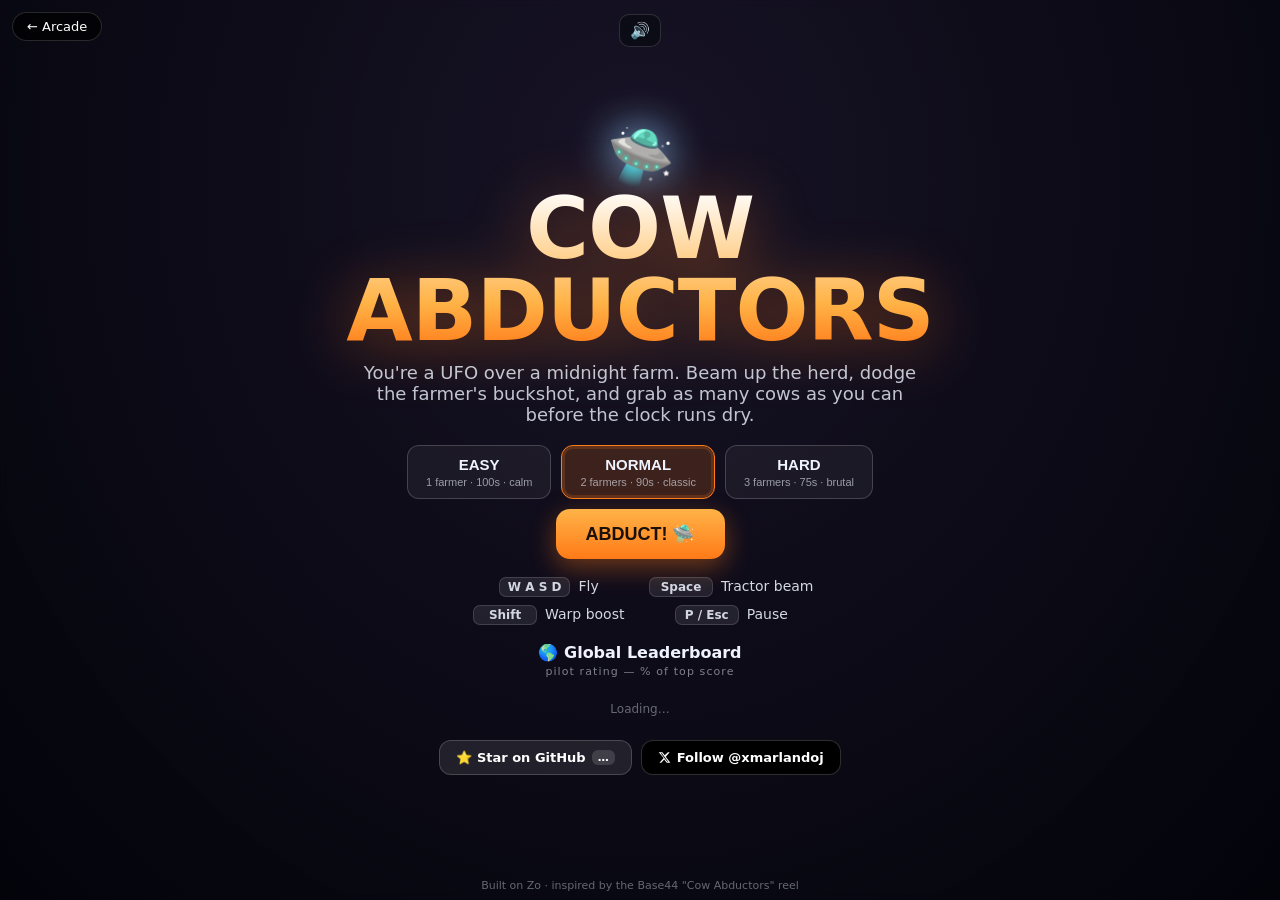
<file: cow-abductor/index.html>
<!DOCTYPE html>
<html lang="en">
<head>
<meta charset="UTF-8" />
<meta name="viewport" content="width=device-width, initial-scale=1.0, maximum-scale=1.0, user-scalable=no" />
<title>Cow Abductors — 3D UFO Farm Heist</title>
<style>
  :root{
    --accent:#ff7a18; --accent2:#ffb347; --good:#46e36b; --bad:#ff4d4d;
    --beam:#9ad0ff; --panel:rgba(10,12,20,.82); --ink:#eef3ff;
  }
  *{box-sizing:border-box; -webkit-tap-highlight-color:transparent;}
  html,body{margin:0;height:100%;overflow:hidden;background:#05060c;font-family:'Trebuchet MS',system-ui,sans-serif;color:var(--ink);}
  #app{position:fixed;inset:0;}
  canvas{display:block;}
  .hud{position:fixed;inset:0;pointer-events:none;z-index:10;}
  .hud > *{pointer-events:none;}

  /* Top bar */
  #topbar{position:absolute;top:0;left:0;right:0;display:flex;justify-content:space-between;align-items:flex-start;padding:14px 18px;gap:12px;}
  .stat{background:var(--panel);border:1px solid rgba(255,255,255,.10);border-radius:14px;padding:8px 14px;backdrop-filter:blur(6px);box-shadow:0 6px 24px rgba(0,0,0,.4);}
  .stat .label{font-size:11px;letter-spacing:.14em;text-transform:uppercase;opacity:.65;}
  .stat .val{font-size:26px;font-weight:800;line-height:1;margin-top:2px;}
  #score .val{color:var(--accent2);}
  #timer .val{color:#fff;}
  #timer.low .val{color:var(--bad);animation:pulse .6s infinite;}
  @keyframes pulse{50%{opacity:.45;}}
  #combo{align-self:center;text-align:center;opacity:0;transition:opacity .2s, transform .2s;transform:scale(.7);}
  #combo.show{opacity:1;transform:scale(1);}
  #combo .val{font-size:30px;color:var(--accent);text-shadow:0 0 18px var(--accent);}

  /* Bottom-left bars */
  #bars{position:absolute;left:18px;bottom:18px;width:230px;display:flex;flex-direction:column;gap:9px;}
  .bar{background:var(--panel);border:1px solid rgba(255,255,255,.10);border-radius:12px;padding:7px 10px;backdrop-filter:blur(6px);}
  .bar .row{display:flex;justify-content:space-between;font-size:11px;letter-spacing:.1em;text-transform:uppercase;opacity:.8;margin-bottom:5px;}
  .track{height:11px;border-radius:8px;background:rgba(255,255,255,.10);overflow:hidden;}
  .fill{height:100%;width:100%;border-radius:8px;transition:width .12s linear;}
  #healthFill{background:linear-gradient(90deg,#ff4d4d,#ff8a3d);}
  #energyFill{background:linear-gradient(90deg,#3da5ff,#9ad0ff);}
  #boostFill{background:linear-gradient(90deg,#b14dff,#ff6ec7);}

  /* Status effects */
  #effects{position:absolute;left:18px;bottom:140px;display:flex;flex-direction:column;gap:6px;}
  .fx{background:var(--panel);border:1px solid rgba(255,255,255,.12);border-radius:10px;padding:5px 10px;font-size:12px;font-weight:700;display:flex;gap:8px;align-items:center;}

  /* Minimap */
  #minimap{position:absolute;right:18px;bottom:18px;width:172px;height:172px;border-radius:14px;background:var(--panel);border:1px solid rgba(255,255,255,.12);backdrop-filter:blur(6px);box-shadow:0 6px 24px rgba(0,0,0,.4);}
  #minimap canvas{border-radius:14px;}
  #miniLabel{position:absolute;right:24px;bottom:194px;font-size:10px;letter-spacing:.16em;text-transform:uppercase;opacity:.5;}

  /* Center toast */
  #toast{position:absolute;top:33%;left:50%;transform:translate(-50%,-50%) scale(.9);font-size:44px;font-weight:900;text-align:center;opacity:0;transition:opacity .25s,transform .25s;text-shadow:0 4px 30px rgba(0,0,0,.7);}
  #toast.show{opacity:1;transform:translate(-50%,-50%) scale(1);}

  /* Floating score popups */
  .pop{position:absolute;font-weight:900;font-size:20px;pointer-events:none;text-shadow:0 2px 8px rgba(0,0,0,.7);transform:translate(-50%,-50%);transition:transform .9s ease-out, opacity .9s ease-out;z-index:9;}

  /* Screens */
  .screen{position:fixed;inset:0;z-index:30;display:flex;align-items:center;justify-content:center;flex-direction:column;
    background:radial-gradient(ellipse at 50% 20%, rgba(40,30,60,.55), rgba(3,4,10,.92));backdrop-filter:blur(4px);text-align:center;padding:24px;}
  .screen.hidden{display:none;}
  .logo{font-size:clamp(40px,9vw,86px);font-weight:900;letter-spacing:-1px;line-height:.95;
    background:linear-gradient(180deg,#fff,var(--accent2) 70%,var(--accent));-webkit-background-clip:text;background-clip:text;color:transparent;
    filter:drop-shadow(0 6px 30px rgba(255,122,24,.45));}
  .tag{opacity:.8;margin:10px 0 4px;font-size:clamp(14px,2.4vw,18px);max-width:560px;}
  .ufo-emoji{font-size:54px;filter:drop-shadow(0 0 22px var(--beam));animation:hover 2.4s ease-in-out infinite;}
  @keyframes hover{50%{transform:translateY(-10px);}}
  .btn{pointer-events:auto;cursor:pointer;border:none;border-radius:14px;padding:14px 30px;font-size:18px;font-weight:800;color:#1a1008;
    background:linear-gradient(180deg,var(--accent2),var(--accent));box-shadow:0 8px 26px rgba(255,122,24,.4);transition:transform .08s, filter .15s;margin-top:6px;}
  .btn:hover{filter:brightness(1.08);} .btn:active{transform:translateY(2px);}
  .btn.ghost{background:transparent;border:1.5px solid rgba(255,255,255,.3);color:var(--ink);box-shadow:none;font-size:15px;padding:10px 20px;}
  .diff{display:flex;gap:10px;margin:16px 0 4px;flex-wrap:wrap;justify-content:center;}
  .diff button{pointer-events:auto;cursor:pointer;border-radius:12px;border:1.5px solid rgba(255,255,255,.18);background:rgba(255,255,255,.05);color:var(--ink);
    padding:10px 18px;font-weight:800;font-size:15px;transition:.15s;}
  .diff button.sel{border-color:var(--accent);background:rgba(255,122,24,.18);box-shadow:0 0 0 3px rgba(255,122,24,.18) inset;}
  .diff small{display:block;font-weight:500;opacity:.6;font-size:11px;margin-top:3px;}
  .help{max-width:540px;margin:18px auto 0;display:grid;grid-template-columns:repeat(2,1fr);gap:8px 18px;font-size:14px;opacity:.88;}
  .help .k{display:inline-block;min-width:64px;padding:2px 8px;border-radius:7px;background:rgba(255,255,255,.10);border:1px solid rgba(255,255,255,.16);font-weight:800;font-size:12px;margin-right:8px;}
  .stats-grid{display:grid;grid-template-columns:repeat(2,minmax(120px,1fr));gap:12px 26px;margin:18px 0;}
  .stats-grid .s .n{font-size:30px;font-weight:900;color:var(--accent2);}
  .stats-grid .s .t{font-size:12px;letter-spacing:.12em;text-transform:uppercase;opacity:.6;}
  .best{color:var(--good);font-weight:800;margin-top:4px;}
  #muteBtn{position:fixed;top:14px;right:50%;transform:translateX(50%);z-index:31;pointer-events:auto;cursor:pointer;
    background:var(--panel);border:1px solid rgba(255,255,255,.14);color:var(--ink);border-radius:10px;padding:6px 10px;font-size:16px;}
  .credit{position:fixed;bottom:8px;left:50%;transform:translateX(-50%);font-size:11px;opacity:.4;z-index:31;}

  /* Leaderboard */
  #lb-panel{width:100%;max-width:500px;margin:14px 0 6px;}
  .lb-header{font-size:16px;font-weight:900;margin-bottom:3px;text-align:center;}
  .lb-sub{font-size:11px;opacity:.5;letter-spacing:.1em;text-align:center;margin-bottom:10px;}
  .lb-row{display:flex;align-items:center;gap:9px;padding:6px 10px;border-radius:11px;background:rgba(255,255,255,.05);margin-bottom:4px;border:1px solid rgba(255,255,255,.07);transition:.12s;}
  .lb-row.me{background:rgba(255,179,71,.12);border-color:rgba(255,179,71,.3);}
  .lb-rank{width:24px;font-size:14px;text-align:center;flex-shrink:0;}
  .lb-avatar{width:28px;height:28px;border-radius:50%;display:flex;align-items:center;justify-content:center;font-size:11px;font-weight:800;flex-shrink:0;}
  .lb-name{flex:1;font-size:13px;font-weight:700;min-width:0;overflow:hidden;text-overflow:ellipsis;white-space:nowrap;}
  .lb-diff{font-size:10px;opacity:.45;letter-spacing:.08em;text-transform:uppercase;flex-shrink:0;}
  .lb-rating{font-size:13px;font-weight:800;color:var(--accent2);flex-shrink:0;}
  .lb-empty{text-align:center;opacity:.4;font-size:12px;padding:14px 0;}

  /* Name entry */
  #nameEntry{display:flex;gap:8px;margin:8px 0 4px;width:100%;max-width:460px;}
  #playerName{flex:1;background:rgba(255,255,255,.08);border:1.5px solid rgba(255,255,255,.18);border-radius:10px;padding:9px 13px;color:#fff;font-size:15px;font-family:inherit;outline:none;}
  #playerName:focus{border-color:var(--accent);}
  #submitScore{pointer-events:auto;cursor:pointer;border:none;border-radius:10px;padding:9px 16px;font-size:14px;font-weight:800;color:#1a1008;background:linear-gradient(180deg,var(--accent2),var(--accent));white-space:nowrap;}
  #submitScore:disabled{opacity:.38;cursor:default;}
  #submitResult{font-size:12px;opacity:.7;margin-bottom:3px;min-height:16px;}

  /* CTA buttons */
  .cta-row{display:flex;gap:9px;margin-top:10px;justify-content:center;flex-wrap:wrap;}
  .cta-btn{pointer-events:auto;cursor:pointer;display:inline-flex;align-items:center;gap:6px;border-radius:12px;padding:9px 16px;font-size:13px;font-weight:700;text-decoration:none;transition:.12s;border:1.5px solid transparent;}
  .cta-btn.github{background:rgba(255,255,255,.09);border-color:rgba(255,255,255,.18);color:#fff;}
  .cta-btn.github:hover{background:rgba(255,255,255,.17);}
  .cta-btn.x-btn{background:#000;border-color:rgba(255,255,255,.18);color:#fff;}
  .cta-btn.x-btn:hover{background:#1a1a1a;}
  .cta-star-count{background:rgba(255,255,255,.14);border-radius:6px;padding:1px 6px;font-size:11px;}

  /* Mobile controls */
  #touch{position:fixed;inset:0;z-index:20;display:none;pointer-events:none;}
  #touch.on{display:block;}
  #joy{position:absolute;left:26px;bottom:120px;width:130px;height:130px;border-radius:50%;background:rgba(255,255,255,.06);border:2px solid rgba(255,255,255,.18);pointer-events:auto;touch-action:none;}
  #knob{position:absolute;left:35px;top:35px;width:60px;height:60px;border-radius:50%;background:rgba(255,255,255,.25);border:2px solid rgba(255,255,255,.4);}
  .tbtn{position:absolute;pointer-events:auto;touch-action:none;border-radius:50%;display:flex;align-items:center;justify-content:center;font-weight:900;color:#1a1008;
    background:linear-gradient(180deg,var(--accent2),var(--accent));box-shadow:0 6px 18px rgba(0,0,0,.4);user-select:none;}
  #tBeam{right:34px;bottom:170px;width:96px;height:96px;font-size:14px;}
  #tWarp{right:140px;bottom:110px;width:74px;height:74px;font-size:13px;background:linear-gradient(180deg,#d79bff,#b14dff);color:#fff;}
  @media (max-width:760px){
    #bars{width:160px;} #minimap{width:128px;height:128px;} #miniLabel{display:none;}
    .stat .val{font-size:20px;}
  }
</style>
</head>
<body>
<div id="app"></div>

<!-- HUD -->
<div class="hud" id="hud" style="display:none">
  <div id="topbar">
    <div class="stat" id="score"><div class="label">Score</div><div class="val">0</div></div>
    <div class="stat" id="combo"><div class="label">Combo</div><div class="val">x2</div></div>
    <div class="stat" id="timer"><div class="label">Time</div><div class="val">90</div></div>
  </div>
  <div id="effects"></div>
  <div id="bars">
    <div class="bar"><div class="row"><span>Hull</span><span id="healthTxt">100%</span></div><div class="track"><div class="fill" id="healthFill"></div></div></div>
    <div class="bar"><div class="row"><span>Beam</span><span id="energyTxt">100%</span></div><div class="track"><div class="fill" id="energyFill"></div></div></div>
    <div class="bar"><div class="row"><span>Warp</span><span id="boostTxt">100%</span></div><div class="track"><div class="fill" id="boostFill"></div></div></div>
  </div>
  <div id="miniLabel">Radar</div>
  <div id="minimap"><canvas id="miniCanvas" width="172" height="172"></canvas></div>
  <div id="toast"></div>
</div>

<!-- Touch controls -->
<div id="touch">
  <div id="joy"><div id="knob"></div></div>
  <div class="tbtn" id="tBeam">BEAM</div>
  <div class="tbtn" id="tWarp">WARP</div>
</div>

<button id="muteBtn" title="Mute">🔊</button>

<!-- Start screen -->
<div class="screen" id="startScreen">
  <div class="ufo-emoji">🛸</div>
  <div class="logo">COW<br>ABDUCTORS</div>
  <div class="tag">You're a UFO over a midnight farm. Beam up the herd, dodge the farmer's buckshot, and grab as many cows as you can before the clock runs dry.</div>
  <div class="diff" id="diffPick">
    <button data-d="easy"><div>EASY</div><small>1 farmer · 100s · calm</small></button>
    <button data-d="normal" class="sel"><div>NORMAL</div><small>2 farmers · 90s · classic</small></button>
    <button data-d="hard"><div>HARD</div><small>3 farmers · 75s · brutal</small></button>
  </div>
  <button class="btn" id="playBtn">ABDUCT! 🛸</button>
  <div class="help">
    <div><span class="k">W A S D</span>Fly</div>
    <div><span class="k">Space</span>Tractor beam</div>
    <div><span class="k">Shift</span>Warp boost</div>
    <div><span class="k">P / Esc</span>Pause</div>
  </div>
  <div class="best" id="startBest"></div>
  <div style="width:100%;max-width:500px;margin-top:14px;">
    <div class="lb-header">🌎 Global Leaderboard</div>
    <div class="lb-sub">pilot rating — % of top score</div>
    <div id="lb-start-inner"><div class="lb-empty">Loading…</div></div>
    <div class="cta-row">
      <a class="cta-btn github" id="ghBtnStart" href="https://github.com/marlandoj/zouroboros" target="_blank" rel="noopener">⭐ Star on GitHub <span class="cta-star-count" id="ghStarsStart">…</span></a>
      <a class="cta-btn x-btn" href="https://x.com/xmarlandoj" target="_blank" rel="noopener"><svg width="13" height="13" viewBox="0 0 24 24" fill="currentColor" style="flex-shrink:0"><path d="M18.244 2.25h3.308l-7.227 8.26 8.502 11.24H16.17l-4.714-6.231-5.401 6.231H2.748l7.73-8.835L1.254 2.25H8.08l4.258 5.622 5.907-5.622zm-1.161 17.52h1.833L7.084 4.126H5.117z"/></svg> Follow @xmarlandoj</a>
    </div>
  </div>
</div>

<!-- Pause screen -->
<div class="screen hidden" id="pauseScreen">
  <div class="logo" style="font-size:clamp(34px,7vw,60px)">PAUSED</div>
  <div class="tag">The cows aren't going anywhere. Probably.</div>
  <button class="btn" id="resumeBtn">RESUME</button>
  <button class="btn ghost" id="quitBtn">QUIT TO MENU</button>
</div>

<!-- Game over screen -->
<div class="screen hidden" id="overScreen">
  <div class="logo" id="overTitle" style="font-size:clamp(34px,7vw,64px)">TIME'S UP</div>
  <div class="tag" id="overSub"></div>
  <div class="stats-grid" id="overStats"></div>
  <div class="best" id="overBest"></div>
  <div id="nameEntry">
    <input type="text" id="playerName" maxlength="20" placeholder="Enter your name to submit…" autocomplete="off" spellcheck="false" />
    <button id="submitScore">Submit</button>
  </div>
  <div id="submitResult"></div>
  <div id="lb-panel">
    <div class="lb-header">🌎 Global Leaderboard</div>
    <div class="lb-sub">pilot rating — % of top score</div>
    <div id="lb-over-inner"><div class="lb-empty">Loading…</div></div>
  </div>
  <div class="cta-row" style="margin-bottom:6px;">
    <a class="cta-btn github" href="https://github.com/marlandoj/zouroboros" target="_blank" rel="noopener">⭐ Star on GitHub <span class="cta-star-count" id="ghStarsOver">…</span></a>
    <a class="cta-btn x-btn" href="https://x.com/xmarlandoj" target="_blank" rel="noopener"><svg width="13" height="13" viewBox="0 0 24 24" fill="currentColor" style="flex-shrink:0"><path d="M18.244 2.25h3.308l-7.227 8.26 8.502 11.24H16.17l-4.714-6.231-5.401 6.231H2.748l7.73-8.835L1.254 2.25H8.08l4.258 5.622 5.907-5.622zm-1.161 17.52h1.833L7.084 4.126H5.117z"/></svg> Follow @xmarlandoj</a>
  </div>
  <button class="btn" id="againBtn">FLY AGAIN 🛸</button>
  <button class="btn ghost" id="menuBtn">MAIN MENU</button>
</div>

<div class="credit">Built on Zo · inspired by the Base44 "Cow Abductors" reel</div>

<script type="importmap">
{ "imports": { "three": "https://esm.sh/three@0.160.0" } }
</script>
<script type="module">
import * as THREE from 'three';

/* ============================================================ *
 *  COW ABDUCTORS — feature-rich 3D UFO farm heist
 * ============================================================ */

const WORLD = 130;           // half-size of the farm (square)
const HOVER_Y = 14;          // UFO hover height
const $ = (s)=>document.querySelector(s);
const clamp=(v,a,b)=>Math.min(b,Math.max(a,v));
const rand=(a,b)=>a+Math.random()*(b-a);
const lerp=(a,b,t)=>a+(b-a)*t;

/* ---------- DIFFICULTY ---------- */
const DIFF = {
  easy:   {time:100, farmers:1, cows:26, bulletSpd:26, fireRate:2.6, dmg:9,  warpDrain:.5, label:'Easy'},
  normal: {time:90,  farmers:2, cows:30, bulletSpd:32, fireRate:1.9, dmg:12, warpDrain:.6, label:'Normal'},
  hard:   {time:75,  farmers:3, cows:34, bulletSpd:40, fireRate:1.35,dmg:16, warpDrain:.7, label:'Hard'},
};
let diff = DIFF.normal, diffKey='normal';

/* ============================================================ *
 *  AUDIO  (procedural Web Audio — no asset files)
 * ============================================================ */
const Sound = (()=>{
  let ctx=null, master=null, muted=false, beamOsc=null, beamGain=null, ambient=null;
  function ensure(){
    if(ctx) return;
    ctx = new (window.AudioContext||window.webkitAudioContext)();
    master = ctx.createGain(); master.gain.value = .5; master.connect(ctx.destination);
  }
  function now(){return ctx.currentTime;}
  function blip(freq=440,dur=.12,type='square',vol=.3,slideTo=null){
    if(!ctx||muted) return;
    const o=ctx.createOscillator(),g=ctx.createGain();
    o.type=type;o.frequency.setValueAtTime(freq,now());
    if(slideTo) o.frequency.exponentialRampToValueAtTime(slideTo,now()+dur);
    g.gain.setValueAtTime(0,now());g.gain.linearRampToValueAtTime(vol,now()+.01);
    g.gain.exponentialRampToValueAtTime(.0001,now()+dur);
    o.connect(g);g.connect(master);o.start();o.stop(now()+dur+.02);
  }
  function noise(dur=.18,vol=.4,hp=600){
    if(!ctx||muted) return;
    const n=ctx.createBufferSource();
    const buf=ctx.createBuffer(1,ctx.sampleRate*dur,ctx.sampleRate);
    const d=buf.getChannelData(0); for(let i=0;i<d.length;i++) d[i]=(Math.random()*2-1)*(1-i/d.length);
    n.buffer=buf;
    const f=ctx.createBiquadFilter();f.type='highpass';f.frequency.value=hp;
    const g=ctx.createGain();g.gain.value=vol;
    n.connect(f);f.connect(g);g.connect(master);n.start();
  }
  return {
    init(){ensure(); if(ctx.state==='suspended') ctx.resume();},
    setMuted(m){muted=m; if(master) master.gain.setTargetAtTime(m?0:.5, now(), .02);},
    isMuted(){return muted;},
    abduct(combo=1){ blip(420+combo*40,.14,'sine',.28,820+combo*60); },
    score(){ blip(660,.1,'triangle',.25,990); },
    shoot(){ blip(180,.08,'sawtooth',.18,90); noise(.06,.12,1200); },
    hit(){ noise(.22,.5,300); blip(110,.2,'square',.3,60); },
    warp(){ blip(300,.3,'sawtooth',.2,1400); },
    power(){ [523,659,784,1046].forEach((f,i)=>setTimeout(()=>blip(f,.12,'triangle',.25),i*55)); },
    click(){ blip(520,.05,'square',.15); },
    over(win){ const seq=win?[523,659,784,1046,1318]:[440,330,260,180]; seq.forEach((f,i)=>setTimeout(()=>blip(f,.22,win?'triangle':'sawtooth',.28),i*120)); },
    beamStart(){
      if(!ctx||muted||beamOsc) return;
      beamOsc=ctx.createOscillator();beamGain=ctx.createGain();
      beamOsc.type='sawtooth';beamOsc.frequency.value=70;
      const lfo=ctx.createOscillator(),lg=ctx.createGain();
      lfo.frequency.value=11;lg.gain.value=18;lfo.connect(lg);lg.connect(beamOsc.frequency);
      beamGain.gain.value=.0; beamGain.gain.setTargetAtTime(.12,now(),.05);
      beamOsc.connect(beamGain);beamGain.connect(master);beamOsc.start();lfo.start();
      beamOsc._lfo=lfo;
    },
    beamStop(){ if(beamOsc){ beamGain.gain.setTargetAtTime(0,now(),.05); const o=beamOsc,l=beamOsc._lfo; setTimeout(()=>{try{o.stop();l.stop();}catch(e){}},120); beamOsc=null;} },
  };
})();

/* ============================================================ *
 *  THREE SETUP
 * ============================================================ */
const app = $('#app');
const renderer = new THREE.WebGLRenderer({antialias:true, powerPreference:'high-performance'});
renderer.setPixelRatio(Math.min(devicePixelRatio,2));
renderer.setSize(innerWidth,innerHeight);
renderer.shadowMap.enabled=true; renderer.shadowMap.type=THREE.PCFSoftShadowMap;
app.appendChild(renderer.domElement);

const scene = new THREE.Scene();
scene.background = new THREE.Color(0x0a1430);
scene.fog = new THREE.Fog(0x0a1430, 90, 240);

const camera = new THREE.PerspectiveCamera(58, innerWidth/innerHeight, 0.1, 600);

/* lights */
const moon = new THREE.DirectionalLight(0xbcd0ff, .9);
moon.position.set(60,120,40); moon.castShadow=true;
moon.shadow.mapSize.set(2048,2048);
const sc=moon.shadow.camera; sc.left=-WORLD;sc.right=WORLD;sc.top=WORLD;sc.bottom=-WORLD;sc.near=1;sc.far=400;
scene.add(moon);
scene.add(new THREE.HemisphereLight(0x4a5a8a, 0x0a1020, .55));
scene.add(new THREE.AmbientLight(0x223055, .4));

/* ============================================================ *
 *  ENVIRONMENT
 * ============================================================ */
// ground
const groundGeo = new THREE.PlaneGeometry(WORLD*2,WORLD*2,1,1);
const groundMat = new THREE.MeshStandardMaterial({color:0x1f3a22, roughness:1});
const ground = new THREE.Mesh(groundGeo,groundMat); ground.rotation.x=-Math.PI/2; ground.receiveShadow=true;
scene.add(ground);
// field grid hint
const grid = new THREE.GridHelper(WORLD*2, 52, 0x2c5230, 0x22401f); grid.position.y=.02; grid.material.opacity=.35; grid.material.transparent=true;
scene.add(grid);

// moon disc + stars
const moonMesh = new THREE.Mesh(new THREE.CircleGeometry(16,32), new THREE.MeshBasicMaterial({color:0xfdf6d8}));
moonMesh.position.set(-120,90,-200); scene.add(moonMesh);
(function stars(){
  const g=new THREE.BufferGeometry(); const n=900; const p=new Float32Array(n*3);
  for(let i=0;i<n;i++){ const r=400; const a=Math.random()*Math.PI*2; const y=rand(40,260); const rr=rand(120,r);
    p[i*3]=Math.cos(a)*rr; p[i*3+1]=y; p[i*3+2]=Math.sin(a)*rr - 60; }
  g.setAttribute('position',new THREE.BufferAttribute(p,3));
  scene.add(new THREE.Points(g,new THREE.PointsMaterial({color:0xffffff,size:1.1,sizeAttenuation:true,transparent:true,opacity:.85})));
})();

const decor = new THREE.Group(); scene.add(decor);
function woodMat(c){return new THREE.MeshStandardMaterial({color:c,roughness:.85});}

function makeBarn(x,z,ry){
  const g=new THREE.Group();
  const body=new THREE.Mesh(new THREE.BoxGeometry(16,9,11),woodMat(0x7a2b22)); body.position.y=4.5; body.castShadow=body.receiveShadow=true; g.add(body);
  const roof=new THREE.Mesh(new THREE.CylinderGeometry(.01,8.1,6,4,1,false,Math.PI/4,Math.PI), new THREE.MeshStandardMaterial({color:0x5a1f18,roughness:.8}));
  roof.scale.set(1,1,1.38); roof.rotation.y=Math.PI/2; roof.position.y=10.6; roof.castShadow=true; g.add(roof);
  const door=new THREE.Mesh(new THREE.BoxGeometry(.2,5,4),woodMat(0x3a1410)); door.position.set(8.05,2.6,0); g.add(door);
  g.position.set(x,0,z); g.rotation.y=ry; decor.add(g); return g;
}
function makeHouse(x,z,ry){
  const g=new THREE.Group();
  const body=new THREE.Mesh(new THREE.BoxGeometry(11,7,9),woodMat(0xcdbf9a)); body.position.y=3.5; body.castShadow=body.receiveShadow=true; g.add(body);
  const roof=new THREE.Mesh(new THREE.ConeGeometry(8.4,4.5,4),woodMat(0x4b3b2a)); roof.rotation.y=Math.PI/4; roof.position.y=9.2; roof.castShadow=true; g.add(roof);
  const win=new THREE.MeshStandardMaterial({color:0xffd86b,emissive:0xffb433,emissiveIntensity:.9});
  for(const dx of [-2.5,2.5]){ const w=new THREE.Mesh(new THREE.BoxGeometry(.2,1.8,1.8),win); w.position.set(5.55,3.6,dx); g.add(w);}
  g.position.set(x,0,z); g.rotation.y=ry; decor.add(g); return g;
}
function makeTree(x,z){
  const g=new THREE.Group();
  const t=new THREE.Mesh(new THREE.CylinderGeometry(.5,.8,5,6),woodMat(0x5a3a22)); t.position.y=2.5; t.castShadow=true; g.add(t);
  const c=new THREE.Mesh(new THREE.IcosahedronGeometry(3.2,0),new THREE.MeshStandardMaterial({color:0x224b2a,roughness:.9,flatShading:true}));
  c.position.y=6.4; c.castShadow=true; g.add(c);
  g.position.set(x,0,z); g.scale.setScalar(rand(.8,1.4)); decor.add(g); return g;
}
function makeFence(x1,z1,x2,z2){
  const dx=x2-x1,dz=z2-z1,len=Math.hypot(dx,dz),seg=Math.floor(len/3);
  const post=woodMat(0x6b4a2e);
  for(let i=0;i<=seg;i++){ const t=i/seg; const p=new THREE.Mesh(new THREE.BoxGeometry(.4,2.2,.4),post);
    p.position.set(lerp(x1,x2,t),1.1,lerp(z1,z2,t)); p.castShadow=true; decor.add(p);}
  const rail=new THREE.Mesh(new THREE.BoxGeometry(len,.3,.16),post);
  rail.position.set((x1+x2)/2,1.5,(z1+z2)/2); rail.rotation.y=-Math.atan2(dz,dx); rail.castShadow=true; decor.add(rail);
}
const obstacles=[]; // {x,z,r} for collision/avoidance
function buildFarm(){
  while(decor.children.length) decor.remove(decor.children[0]);
  obstacles.length=0;
  const barns=[makeBarn(-55,-40,.3),makeBarn(48,52,-.5)];
  const house=makeHouse(60,-50,2.2);
  barns.forEach(b=>obstacles.push({x:b.position.x,z:b.position.z,r:11}));
  obstacles.push({x:house.position.x,z:house.position.z,r:8});
  // tree clusters
  for(let i=0;i<22;i++){ const x=rand(-WORLD+10,WORLD-10),z=rand(-WORLD+10,WORLD-10);
    if(Math.hypot(x,z)<22) continue; makeTree(x,z); obstacles.push({x,z,r:3});}
  // fences forming a paddock
  makeFence(-30,20,30,20); makeFence(-30,20,-30,-15); makeFence(30,20,30,-15); makeFence(-30,-15,30,-15);
  makeFence(-WORLD+6,-WORLD+6,WORLD-6,-WORLD+6);
}
buildFarm();

/* ============================================================ *
 *  UFO
 * ============================================================ */
const ufo = new THREE.Group(); scene.add(ufo);
(function buildUFO(){
  const hull=new THREE.Mesh(new THREE.SphereGeometry(3.2,28,16,0,Math.PI*2,0,Math.PI/2),
    new THREE.MeshStandardMaterial({color:0xb9c4d6,metalness:.85,roughness:.25}));
  hull.scale.y=.42; hull.castShadow=true; ufo.add(hull);
  const belly=new THREE.Mesh(new THREE.SphereGeometry(3.2,28,16,0,Math.PI*2,Math.PI/2,Math.PI/2),
    new THREE.MeshStandardMaterial({color:0x7d8aa3,metalness:.8,roughness:.35}));
  belly.scale.y=.32; ufo.add(belly);
  const dome=new THREE.Mesh(new THREE.SphereGeometry(1.7,24,16),
    new THREE.MeshStandardMaterial({color:0x8fe3ff,metalness:.2,roughness:.05,transparent:true,opacity:.55,emissive:0x2390c0,emissiveIntensity:.6}));
  dome.position.y=.9; dome.scale.y=.8; ufo.add(dome);
  // rim lights
  const ring=new THREE.Group(); ufo.add(ring); ufo.userData.ring=ring;
  for(let i=0;i<10;i++){ const a=i/10*Math.PI*2;
    const c=new THREE.Mesh(new THREE.SphereGeometry(.34,12,10),new THREE.MeshStandardMaterial({color:0xffd36b,emissive:0xffb020,emissiveIntensity:1.4}));
    c.position.set(Math.cos(a)*3.0,-.1,Math.sin(a)*3.0); ring.add(c);}
})();
const ufoLight = new THREE.PointLight(0x9ad0ff, 0, 60, 2); ufoLight.position.set(0,-1,0); ufo.add(ufoLight);

// tractor beam
const beamMat = new THREE.MeshBasicMaterial({color:0x9ad0ff,transparent:true,opacity:0,blending:THREE.AdditiveBlending,side:THREE.DoubleSide,depthWrite:false});
const beamRadius=9;
const beam = new THREE.Mesh(new THREE.CylinderGeometry(.6,beamRadius,1,28,1,true), beamMat);
beam.visible=false; scene.add(beam);
const beamRingMat=new THREE.MeshBasicMaterial({color:0xbfe6ff,transparent:true,opacity:.0,blending:THREE.AdditiveBlending,depthWrite:false});
const beamPad=new THREE.Mesh(new THREE.RingGeometry(.1,beamRadius,32),beamRingMat); beamPad.rotation.x=-Math.PI/2; beamPad.position.y=.06; scene.add(beamPad);

/* ============================================================ *
 *  COWS
 * ============================================================ */
const COW_TYPES = {
  cow:    {color:0xf3f1ea, spot:0x222222, pts:1,  scale:1.0,  speed:3.2, abduct:1.0, weight:.5},
  brown:  {color:0x9a6b3f, spot:0x5a3a22, pts:2,  scale:1.0,  speed:3.6, abduct:1.0, weight:.28},
  golden: {color:0xffd86b, spot:0xffb020, pts:5,  scale:.92, speed:5.4, abduct:1.5, weight:.10, glow:true},
  bull:   {color:0x3b3b40, spot:0x111114, pts:4,  scale:1.35, speed:2.4, abduct:2.6, weight:.12, angry:true},
};
function pickCowType(){ const r=Math.random(); let acc=0; for(const k in COW_TYPES){acc+=COW_TYPES[k].weight; if(r<=acc) return k;} return 'cow';}
const cows=[];
function buildCow(typeKey){
  const T=COW_TYPES[typeKey]; const g=new THREE.Group();
  const bodyMat=new THREE.MeshStandardMaterial({color:T.color,roughness:.8,emissive:T.glow?0xffb020:0x000000,emissiveIntensity:T.glow?.5:0});
  const body=new THREE.Mesh(new THREE.BoxGeometry(2.4,1.5,1.4),bodyMat); body.position.y=1.5; body.castShadow=true; g.add(body);
  if(typeKey==='cow'||typeKey==='brown'){ for(let i=0;i<3;i++){ const s=new THREE.Mesh(new THREE.BoxGeometry(.6,.05,.5),new THREE.MeshStandardMaterial({color:T.spot}));
    s.position.set(rand(-.7,.7),2.26,rand(-.4,.4)); g.add(s);} }
  const head=new THREE.Mesh(new THREE.BoxGeometry(.9,.9,.9),bodyMat); head.position.set(1.5,1.7,0); head.castShadow=true; g.add(head);
  const snout=new THREE.Mesh(new THREE.BoxGeometry(.4,.5,.6),new THREE.MeshStandardMaterial({color:0xf2b8c6})); snout.position.set(2.0,1.55,0); g.add(snout);
  if(T.angry){ for(const dz of[-.35,.35]){ const horn=new THREE.Mesh(new THREE.ConeGeometry(.12,.5,6),new THREE.MeshStandardMaterial({color:0xeee}));
    horn.position.set(1.6,2.25,dz); horn.rotation.z=-.5; g.add(horn);} }
  const legMat=new THREE.MeshStandardMaterial({color:T.spot});
  const legs=[];
  for(const [lx,lz] of [[-.8,-.5],[-.8,.5],[.8,-.5],[.8,.5]]){ const l=new THREE.Mesh(new THREE.BoxGeometry(.32,1.5,.32),legMat); l.position.set(lx,.75,lz); l.castShadow=true; g.add(l); legs.push(l);}
  g.scale.setScalar(T.scale); g.userData.legs=legs; return g;
}
function spawnCow(typeKey){
  typeKey = typeKey||pickCowType();
  const T=COW_TYPES[typeKey]; const m=buildCow(typeKey);
  let x,z,tries=0; do{ x=rand(-WORLD+12,WORLD-12); z=rand(-WORLD+12,WORLD-12); tries++; }while(tries<10 && obstacles.some(o=>Math.hypot(x-o.x,z-o.z)<o.r+3));
  m.position.set(x,0,z);
  scene.add(m);
  cows.push({m,type:typeKey,T,vx:rand(-1,1),vz:rand(-1,1),dir:rand(0,Math.PI*2),turn:rand(1.5,3.5),
    lift:0, state:'wander', panic:0, baseY:0, phase:rand(0,6.28)});
}
function clearCows(){ cows.forEach(c=>scene.remove(c.m)); cows.length=0; }

/* ============================================================ *
 *  FARMERS + BULLETS
 * ============================================================ */
const farmers=[];
function buildFarmer(){
  const g=new THREE.Group();
  const legMat=new THREE.MeshStandardMaterial({color:0x2b3a6b});
  const body=new THREE.Mesh(new THREE.BoxGeometry(1.2,1.8,.8),new THREE.MeshStandardMaterial({color:0x9a3b2e})); body.position.y=2.4; body.castShadow=true; g.add(body);
  const head=new THREE.Mesh(new THREE.BoxGeometry(.85,.85,.85),new THREE.MeshStandardMaterial({color:0xe7b48f})); head.position.y=3.65; head.castShadow=true; g.add(head);
  const hat=new THREE.Mesh(new THREE.CylinderGeometry(.55,.8,.4,12),new THREE.MeshStandardMaterial({color:0x6b4a2e})); hat.position.y=4.2; g.add(hat);
  const brim=new THREE.Mesh(new THREE.CylinderGeometry(1.0,1.0,.08,14),new THREE.MeshStandardMaterial({color:0x6b4a2e})); brim.position.y=4.0; g.add(brim);
  for(const lx of[-.35,.35]){ const l=new THREE.Mesh(new THREE.BoxGeometry(.4,1.6,.4),legMat); l.position.set(lx,.8,0); l.castShadow=true; g.add(l);}
  const gun=new THREE.Mesh(new THREE.BoxGeometry(1.6,.2,.2),new THREE.MeshStandardMaterial({color:0x333})); gun.position.set(.9,2.6,.3); g.add(gun); g.userData.gun=gun;
  return g;
}
function spawnFarmer(){
  const m=buildFarmer();
  let x,z; do{x=rand(-WORLD+15,WORLD-15);z=rand(-WORLD+15,WORLD-15);}while(Math.hypot(x,z)<30);
  m.position.set(x,0,z); scene.add(m);
  farmers.push({m,cd:rand(1.5,3),speed:rand(5,7)});
}
function clearFarmers(){ farmers.forEach(f=>scene.remove(f.m)); farmers.length=0; }

// bullet pool
const BMAX=80; const bullets=[];
const bulletGeo=new THREE.SphereGeometry(.32,8,8);
const bulletMat=new THREE.MeshStandardMaterial({color:0xffe27a,emissive:0xffaa20,emissiveIntensity:1.6});
for(let i=0;i<BMAX;i++){ const m=new THREE.Mesh(bulletGeo,bulletMat); m.visible=false; scene.add(m); bullets.push({m,active:false,vx:0,vy:0,vz:0,life:0}); }
function fireBullet(from,to,spread=0){
  const b=bullets.find(b=>!b.active); if(!b) return;
  const d=new THREE.Vector3().subVectors(to,from).normalize();
  if(spread>0){ d.x+=rand(-spread,spread); d.y+=rand(-spread,spread)*.4; d.z+=rand(-spread,spread); d.normalize(); }
  b.m.position.copy(from); b.active=true; b.life=3;
  b.vx=d.x*diff.bulletSpd; b.vy=d.y*diff.bulletSpd; b.vz=d.z*diff.bulletSpd;
  b.m.visible=true; Sound.shoot();
  spawnParticles(from,4,0xffcf6b,8,.3);
}

/* ============================================================ *
 *  POWERUPS
 * ============================================================ */
const POWER = {
  repair: {color:0x46e36b, icon:'➕', label:'Hull Repair'},
  time:   {color:0x66c6ff, icon:'⏱️', label:'+8 Seconds'},
  overdrive:{color:0xff7a18, icon:'🔥', label:'Beam Overdrive'},
  shield: {color:0x9b6bff, icon:'🛡️', label:'Shield'},
  magnet: {color:0xff5fb0, icon:'🧲', label:'Cow Magnet'},
};
const powerups=[];
function spawnPowerup(){
  const keys=Object.keys(POWER); const key=keys[Math.floor(Math.random()*keys.length)]; const P=POWER[key];
  const g=new THREE.Group();
  const core=new THREE.Mesh(new THREE.IcosahedronGeometry(1.1,0),new THREE.MeshStandardMaterial({color:P.color,emissive:P.color,emissiveIntensity:.9,flatShading:true}));
  g.add(core);
  const halo=new THREE.Mesh(new THREE.TorusGeometry(1.7,.12,8,24),new THREE.MeshBasicMaterial({color:P.color,transparent:true,opacity:.7}));
  halo.rotation.x=Math.PI/2; g.add(halo);
  const light=new THREE.PointLight(P.color,1.2,18); g.add(light);
  let x,z; do{x=rand(-WORLD+16,WORLD-16);z=rand(-WORLD+16,WORLD-16);}while(Math.hypot(x,z)<14);
  g.position.set(x,5,z); scene.add(g);
  powerups.push({m:g,key,P,t:0,life:16});
}

/* ============================================================ *
 *  PARTICLES (pooled THREE.Points, additive)
 * ============================================================ */
const PMAX=600;
const pPos=new Float32Array(PMAX*3), pCol=new Float32Array(PMAX*3);
const pGeo=new THREE.BufferGeometry();
pGeo.setAttribute('position',new THREE.BufferAttribute(pPos,3));
pGeo.setAttribute('color',new THREE.BufferAttribute(pCol,3));
const pSys=new THREE.Points(pGeo,new THREE.PointsMaterial({size:.55,vertexColors:true,transparent:true,opacity:.95,blending:THREE.AdditiveBlending,depthWrite:false,sizeAttenuation:true}));
scene.add(pSys);
const parts=[]; for(let i=0;i<PMAX;i++) parts.push({active:false,x:0,y:0,z:0,vx:0,vy:0,vz:0,life:0,max:1,r:1,g:1,b:1});
const _c=new THREE.Color();
function spawnParticles(pos,n,color,spread=10,life=.6){
  _c.set(color);
  for(let i=0;i<n;i++){ const p=parts.find(p=>!p.active); if(!p) break;
    p.active=true; p.x=pos.x;p.y=pos.y;p.z=pos.z;
    p.vx=rand(-spread,spread);p.vy=rand(0,spread);p.vz=rand(-spread,spread);
    p.life=p.max=life*rand(.6,1.2); p.r=_c.r;p.g=_c.g;p.b=_c.b; }
}
function updateParticles(dt){
  for(let i=0;i<PMAX;i++){ const p=parts[i];
    if(p.active){ p.life-=dt; if(p.life<=0){p.active=false;} else {
      p.vy-=14*dt; p.x+=p.vx*dt;p.y+=p.vy*dt;p.z+=p.vz*dt; if(p.y<0){p.y=0;p.vy*=-.3;p.vx*=.6;p.vz*=.6;}
      const f=p.life/p.max; pPos[i*3]=p.x;pPos[i*3+1]=p.y;pPos[i*3+2]=p.z; pCol[i*3]=p.r*f;pCol[i*3+1]=p.g*f;pCol[i*3+2]=p.b*f;
    }}
    if(!p.active){ pPos[i*3+1]=-9999; pCol[i*3]=pCol[i*3+1]=pCol[i*3+2]=0; }
  }
  pGeo.attributes.position.needsUpdate=true; pGeo.attributes.color.needsUpdate=true;
}

/* ============================================================ *
 *  INPUT
 * ============================================================ */
const keys={};
addEventListener('keydown',e=>{
  if(['ArrowUp','ArrowDown','ArrowLeft','ArrowRight',' '].includes(e.key)) e.preventDefault();
  keys[e.key.toLowerCase()]=true;
  if(e.key.toLowerCase()==='p'||e.key==='Escape'){ if(game.state==='play') pause(); else if(game.state==='pause') resume(); }
});
addEventListener('keyup',e=>{ keys[e.key.toLowerCase()]=false; });
addEventListener('blur',()=>{ for(const k in keys) keys[k]=false; });

// touch
const isTouch = matchMedia('(pointer:coarse)').matches;
const touchVec={x:0,y:0}; let touchBeam=false, touchWarp=false;
function setupTouch(){
  if(!isTouch) return;
  $('#touch').classList.add('on');
  const joy=$('#joy'),knob=$('#knob'); let jid=null,cx=0,cy=0;
  joy.addEventListener('touchstart',e=>{const r=joy.getBoundingClientRect();cx=r.left+r.width/2;cy=r.top+r.height/2;jid=e.changedTouches[0].identifier;e.preventDefault();},{passive:false});
  joy.addEventListener('touchmove',e=>{ for(const t of e.changedTouches){ if(t.identifier!==jid) continue;
    let dx=t.clientX-cx,dy=t.clientY-cy; const m=Math.hypot(dx,dy),mx=55; if(m>mx){dx*=mx/m;dy*=mx/m;}
    knob.style.left=(35+dx)+'px';knob.style.top=(35+dy)+'px'; touchVec.x=dx/mx;touchVec.y=dy/mx;} e.preventDefault();},{passive:false});
  const end=e=>{for(const t of e.changedTouches){if(t.identifier===jid){jid=null;touchVec.x=touchVec.y=0;knob.style.left='35px';knob.style.top='35px';}}};
  joy.addEventListener('touchend',end);joy.addEventListener('touchcancel',end);
  const bind=(el,set)=>{el.addEventListener('touchstart',e=>{set(true);e.preventDefault();},{passive:false});
    el.addEventListener('touchend',e=>{set(false);e.preventDefault();},{passive:false});};
  bind($('#tBeam'),v=>touchBeam=v); bind($('#tWarp'),v=>touchWarp=v);
}
setupTouch();

/* ============================================================ *
 *  GAME STATE
 * ============================================================ */
const game = {
  state:'menu', score:0, time:90, health:100, energy:100, boost:100,
  combo:1, comboTimer:0, cowsGrabbed:0, best:+(localStorage.getItem('cowabd_best')||0),
  shield:0, overdrive:0, magnet:0, shake:0,
  powerTimer:8, escalation:0, vel:new THREE.Vector3(),
};
$('#startBest').textContent = game.best?('Best run: '+game.best+' pts'):'';

function resetGame(){
  clearCows(); clearFarmers(); powerups.forEach(p=>scene.remove(p.m)); powerups.length=0;
  bullets.forEach(b=>{b.active=false;b.m.visible=false;});
  buildFarm();
  ufo.position.set(0,HOVER_Y,0); game.vel.set(0,0,0);
  Object.assign(game,{score:0,time:diff.time,health:100,energy:100,boost:100,combo:1,comboTimer:0,
    cowsGrabbed:0,shield:0,overdrive:0,magnet:0,shake:0,powerTimer:8,escalation:0});
  for(let i=0;i<diff.cows;i++) spawnCow();
  for(let i=0;i<diff.farmers;i++) spawnFarmer();
  // golden cow guaranteed
  spawnCow('golden');
}

function startGame(){
  Sound.init();
  diff=DIFF[diffKey];
  resetGame();
  game.state='play';
  $('#hud').style.display='block';
  $('#startScreen').classList.add('hidden');
  $('#overScreen').classList.add('hidden');
  $('#pauseScreen').classList.add('hidden');
  toast('GO!', '#46e36b', 900);
}
function pause(){ if(game.state!=='play')return; game.state='pause'; $('#pauseScreen').classList.remove('hidden'); Sound.beamStop(); }
function resume(){ if(game.state!=='pause')return; game.state='play'; $('#pauseScreen').classList.add('hidden'); }
function toMenu(){ game.state='menu'; $('#hud').style.display='none'; $('#pauseScreen').classList.add('hidden'); $('#overScreen').classList.add('hidden'); $('#startScreen').classList.remove('hidden'); $('#startBest').textContent=game.best?('Best run: '+game.best+' pts'):''; Sound.beamStop(); }

function gameOver(reason){
  game.state='over'; Sound.beamStop();
  const win = game.time<=0;
  Sound.over(win && game.cowsGrabbed>0);
  if(game.score>game.best){ game.best=game.score; localStorage.setItem('cowabd_best',game.best); }
  $('#overTitle').textContent = reason==='shot' ? 'SHOT DOWN' : "TIME'S UP";
  $('#overSub').textContent = reason==='shot'
    ? 'The farmer got a clean hit on your hull. The herd lives to graze another night.'
    : (game.cowsGrabbed>=20 ? 'Masterful abduction run. The mothership is proud.' :
       game.cowsGrabbed>=8 ? 'Solid haul. The lab will be pleased.' : 'A modest harvest. Practice makes perfect.');
  $('#overStats').innerHTML =
    `<div class="s"><div class="n">${game.score}</div><div class="t">Score</div></div>`+
    `<div class="s"><div class="n">${game.cowsGrabbed}</div><div class="t">Cows Abducted</div></div>`;
  $('#overBest').textContent = (game.score>=game.best?'🏆 NEW BEST! ':'Best: ')+game.best+' pts';
  $('#overScreen').classList.remove('hidden');
  // leaderboard / submit setup
  _pendingScore = {score:game.score, cows:game.cowsGrabbed, diff:diffKey};
  _submitted = false;
  const btn=document.getElementById('submitScore');
  if(btn){ btn.disabled=false; }
  const res=document.getElementById('submitResult');
  if(res) res.textContent='';
  const nameEl=document.getElementById('playerName');
  if(nameEl) nameEl.value=localStorage.getItem('cowabd_name')||'';
  fetchLB(document.getElementById('lb-over-inner'));
}

/* ---------- UI helpers ---------- */
let toastTimer=null;
function toast(txt,color='#fff',ms=1200){ const t=$('#toast'); t.textContent=txt; t.style.color=color; t.classList.add('show');
  clearTimeout(toastTimer); toastTimer=setTimeout(()=>t.classList.remove('show'),ms); }
function popup(worldPos,text,color){
  const v=worldPos.clone().project(camera);
  const x=(v.x*.5+.5)*innerWidth, y=(-v.y*.5+.5)*innerHeight;
  const el=document.createElement('div'); el.className='pop'; el.textContent=text; el.style.color=color;
  el.style.left=x+'px'; el.style.top=y+'px'; document.body.appendChild(el);
  requestAnimationFrame(()=>{ el.style.transform='translate(-50%,-50%) translateY(-60px)'; el.style.opacity='0'; });
  setTimeout(()=>el.remove(),900);
}

/* ============================================================ *
 *  UPDATE
 * ============================================================ */
const tmp=new THREE.Vector3(), tmp2=new THREE.Vector3();
function update(dt){
  // animate ambient stuff always
  ufo.userData.ring.rotation.y += dt*1.2;
  decor.children.forEach(()=>{});
  if(game.state!=='play'){ updateParticles(dt); return; }

  /* ---- timer ---- */
  game.time-=dt;
  if(game.time<=0){ game.time=0; gameOver('time'); return; }

  /* ---- input dir ---- */
  let mx=0,mz=0;
  if(keys['w']||keys['arrowup']) mz-=1;
  if(keys['s']||keys['arrowdown']) mz+=1;
  if(keys['a']||keys['arrowleft']) mx-=1;
  if(keys['d']||keys['arrowright']) mx+=1;
  if(isTouch){ mx+=touchVec.x; mz+=touchVec.y; }
  const im=Math.hypot(mx,mz); if(im>1){mx/=im;mz/=im;}

  /* ---- warp ---- */
  const wantWarp=(keys['shift']||touchWarp) && (mx||mz);
  let warping=false;
  if(wantWarp && game.boost>2){ warping=true; game.boost=clamp(game.boost-diff.warpDrain*60*dt,0,100); }
  else { game.boost=clamp(game.boost+18*dt,0,100); }
  const accel = warping?125:60;
  const maxSpd = warping?46:24;
  if(warping && Math.random()<.5) spawnParticles(ufo.position.clone().setY(HOVER_Y-1),2,0xb14dff,6,.4);

  /* ---- movement (smooth velocity) ---- */
  game.vel.x = lerp(game.vel.x, mx*maxSpd, clamp(accel/maxSpd*dt,0,1));
  game.vel.z = lerp(game.vel.z, mz*maxSpd, clamp(accel/maxSpd*dt,0,1));
  ufo.position.x = clamp(ufo.position.x+game.vel.x*dt, -WORLD+5, WORLD-5);
  ufo.position.z = clamp(ufo.position.z+game.vel.z*dt, -WORLD+5, WORLD-5);
  ufo.position.y = HOVER_Y + Math.sin(performance.now()/600)*.5;
  // bank/tilt toward motion
  ufo.rotation.z = lerp(ufo.rotation.z, -game.vel.x*.012, .1);
  ufo.rotation.x = lerp(ufo.rotation.x,  game.vel.z*.012, .1);

  /* ---- beam ---- */
  const od = game.overdrive>0;
  const curBeamR = od? beamRadius*1.4 : beamRadius;
  const beamCost = od? 14 : 26;
  const wantBeam=(keys[' ']||touchBeam);
  const beamOn = wantBeam && game.energy>1;
  if(beamOn){
    game.energy=clamp(game.energy-beamCost*dt,0,100);
    beam.visible=true;
    const h=ufo.position.y;
    const wscale=curBeamR/beamRadius;
    beam.scale.set(wscale, h, wscale); beam.position.set(ufo.position.x, h/2, ufo.position.z);
    beamMat.opacity=.30+Math.sin(performance.now()/80)*.06;
    beamPad.position.set(ufo.position.x,.06,ufo.position.z); beamPad.scale.setScalar(curBeamR/beamRadius); beamRingMat.opacity=.5;
    ufoLight.intensity=lerp(ufoLight.intensity,2.4,.2); ufoLight.distance=70;
    Sound.beamStart();
    if(Math.random()<.6) spawnParticles(new THREE.Vector3(ufo.position.x+rand(-curBeamR*.6,curBeamR*.6),rand(0,8),ufo.position.z+rand(-curBeamR*.6,curBeamR*.6)),1,0x9ad0ff,2,.7);
  } else {
    beam.visible=false; beamRingMat.opacity=0; ufoLight.intensity=lerp(ufoLight.intensity,0,.2);
    game.energy=clamp(game.energy+16*dt,0,100);
    Sound.beamStop();
  }

  /* ---- combo decay ---- */
  if(game.comboTimer>0){ game.comboTimer-=dt; if(game.comboTimer<=0){ game.combo=1; $('#combo').classList.remove('show'); } }

  /* ---- status timers ---- */
  if(game.shield>0) game.shield-=dt;
  if(game.overdrive>0) game.overdrive-=dt;
  if(game.magnet>0) game.magnet-=dt;

  /* ---- cows ---- */
  for(let i=cows.length-1;i>=0;i--){
    const c=cows[i]; const T=c.T;
    if(c.state==='lifting'){
      c.lift+=dt*(1.6/T.abduct)* (od?1.5:1);
      c.m.position.y = lerp(0, ufo.position.y, c.lift);
      c.m.position.x = lerp(c.m.position.x, ufo.position.x, dt*4);
      c.m.position.z = lerp(c.m.position.z, ufo.position.z, dt*4);
      c.m.rotation.y += dt*8; c.m.rotation.x += dt*3;
      c.m.scale.setScalar(T.scale*(1-c.lift*.7));
      if(Math.random()<.5) spawnParticles(c.m.position,1,T.glow?0xffd86b:0x9ad0ff,3,.5);
      if(c.lift>=1){
        const pts=Math.round(T.pts*game.combo);
        game.score+=pts; game.cowsGrabbed++;
        popup(ufo.position.clone().setY(HOVER_Y-2),'+'+pts, T.glow?'#ffd86b':'#9ad0ff');
        spawnParticles(ufo.position.clone().setY(HOVER_Y-2),16,T.glow?0xffd86b:0x9ad0ff,12,.7);
        Sound.abduct(game.combo);
        // combo
        game.combo=Math.min(8,game.combo+1); game.comboTimer=3.2;
        if(game.combo>1){ const cb=$('#combo'); cb.querySelector('.val').textContent='x'+game.combo; cb.classList.add('show'); }
        scene.remove(c.m); cows.splice(i,1);
        if(T.glow) toast('GOLDEN COW! +'+pts,'#ffd86b',1000);
        // respawn to keep field lively
        setTimeout(()=>{ if(game.state==='play') spawnCow(); }, 800);
        continue;
      }
      continue;
    }
    // wandering / panic
    c.phase+=dt*8;
    const distXZ=Math.hypot(c.m.position.x-ufo.position.x, c.m.position.z-ufo.position.z);
    const inBeam = beamOn && distXZ < curBeamR*.92;
    if(inBeam){ c.state='lifting'; c.lift=0; continue; }
    // magnet pulls cows toward beam area
    if(game.magnet>0 && beamOn && distXZ<curBeamR*3){
      const a=Math.atan2(ufo.position.z-c.m.position.z, ufo.position.x-c.m.position.x);
      c.m.position.x+=Math.cos(a)*6*dt; c.m.position.z+=Math.sin(a)*6*dt; c.m.rotation.y=-a+Math.PI/2;
    }
    // flee if UFO close & low (panic)
    let spd=T.speed;
    if(distXZ<18){ c.panic=1; const a=Math.atan2(c.m.position.z-ufo.position.z, c.m.position.x-ufo.position.x); c.dir=a; spd=T.speed*1.9; }
    else { c.panic=Math.max(0,c.panic-dt); c.turn-=dt; if(c.turn<=0){ c.dir+=rand(-1.2,1.2); c.turn=rand(1.5,3.5);} }
    const nx=c.m.position.x+Math.cos(c.dir)*spd*dt;
    const nz=c.m.position.z+Math.sin(c.dir)*spd*dt;
    // avoid obstacles + bounds
    let ok=true;
    if(Math.abs(nx)>WORLD-8||Math.abs(nz)>WORLD-8) ok=false;
    for(const o of obstacles){ if(Math.hypot(nx-o.x,nz-o.z)<o.r+2){ok=false;break;} }
    if(ok){ c.m.position.x=nx; c.m.position.z=nz; c.m.rotation.y=-c.dir+Math.PI/2; }
    else { c.dir+=2.4; }
    // leg waddle
    if(c.m.userData.legs){ const sw=Math.sin(c.phase)*.3*(c.panic>0?1.6:1); c.m.userData.legs[0].rotation.x=sw; c.m.userData.legs[3].rotation.x=sw; c.m.userData.legs[1].rotation.x=-sw; c.m.userData.legs[2].rotation.x=-sw; }
    c.m.position.y = Math.abs(Math.sin(c.phase))*.12;
    c.m.scale.setScalar(T.scale);
  }

  /* ---- farmers ---- */
  const elapsed = diff.time - game.time;
  for(const f of farmers){
    const m=f.m;
    const a=Math.atan2(ufo.position.z-m.position.z, ufo.position.x-m.position.x);
    const dist=Math.hypot(ufo.position.x-m.position.x, ufo.position.z-m.position.z);
    if(dist>20){ const nx=m.position.x+Math.cos(a)*f.speed*dt, nz=m.position.z+Math.sin(a)*f.speed*dt;
      let ok=Math.abs(nx)<WORLD-6&&Math.abs(nz)<WORLD-6;
      for(const o of obstacles){ if(Math.hypot(nx-o.x,nz-o.z)<o.r+2){ok=false;break;} }
      if(ok){m.position.x=nx;m.position.z=nz;} }
    m.rotation.y = -a + Math.PI/2;
    // aim gun up at ufo (3s grace period at start so player can get oriented)
    f.cd-=dt;
    if(f.cd<=0 && dist<90 && elapsed>3){
      f.cd=diff.fireRate*rand(.85,1.25);
      const muzzle=new THREE.Vector3(m.position.x,3.4,m.position.z);
      const aim=ufo.position.clone();
      aim.x+=game.vel.x*.2; aim.z+=game.vel.z*.2;            // partial lead
      const spread=clamp(.05+dist*.0016,.05,.22);            // inaccuracy grows with range → dodgeable
      fireBullet(muzzle,aim,spread);
    }
  }

  /* ---- bullets ---- */
  for(const b of bullets){ if(!b.active) continue;
    b.m.position.x+=b.vx*dt; b.m.position.y+=b.vy*dt; b.m.position.z+=b.vz*dt; b.life-=dt;
    if(b.life<=0||b.m.position.y<0||Math.abs(b.m.position.x)>WORLD||Math.abs(b.m.position.z)>WORLD){ b.active=false;b.m.visible=false; continue; }
    if(b.m.position.distanceTo(ufo.position)<2.8){
      b.active=false;b.m.visible=false;
      spawnParticles(b.m.position,12,0xff6a3d,12,.5);
      if(game.shield>0){ toast('SHIELD!','#9b6bff',600); }
      else { game.health-=diff.dmg; game.shake=.5; Sound.hit();
        if(game.health<=0){ game.health=0; spawnParticles(ufo.position,40,0xff5a2a,22,1); gameOver('shot'); return; } }
    }
  }

  /* ---- powerups ---- */
  game.powerTimer-=dt;
  if(game.powerTimer<=0 && powerups.length<3){ spawnPowerup(); game.powerTimer=rand(7,12); }
  for(let i=powerups.length-1;i>=0;i--){ const p=powerups[i]; p.t+=dt; p.life-=dt;
    p.m.position.y=5+Math.sin(p.t*2)*.6; p.m.rotation.y+=dt*1.5; p.m.children[1].rotation.z+=dt*2;
    if(p.life<3){ p.m.visible=Math.floor(p.t*8)%2===0; } // blink before expiring
    if(p.life<=0){ scene.remove(p.m); powerups.splice(i,1); continue; }
    if(Math.hypot(p.m.position.x-ufo.position.x,p.m.position.z-ufo.position.z)<5){
      applyPower(p.key); spawnParticles(p.m.position,18,p.P.color,12,.7); Sound.power();
      popup(p.m.position,p.P.label,'#'+p.P.color.toString(16).padStart(6,'0'));
      scene.remove(p.m); powerups.splice(i,1);
    }
  }

  /* ---- escalation: more farmers as you score ---- */
  const wantFarmers = diff.farmers + Math.floor(game.cowsGrabbed/12);
  if(farmers.length<wantFarmers && farmers.length<6){ spawnFarmer(); toast('REINFORCEMENTS!','#ff4d4d',900); }

  updateParticles(dt);
  updateCamera(dt);
}

function applyPower(key){
  switch(key){
    case 'repair': game.health=clamp(game.health+35,0,100); toast('HULL REPAIRED','#46e36b',900); break;
    case 'time': game.time+=8; toast('+8 SECONDS','#66c6ff',900); break;
    case 'overdrive': game.overdrive=9; toast('BEAM OVERDRIVE','#ff7a18',900); break;
    case 'shield': game.shield=7; toast('SHIELD UP','#9b6bff',900); break;
    case 'magnet': game.magnet=8; toast('COW MAGNET','#ff5fb0',900); break;
  }
}

/* ---- camera (chase, with shake) ---- */
const camTarget=new THREE.Vector3();
function updateCamera(dt){
  if(game.shake>0) game.shake=Math.max(0,game.shake-dt);
  const desired=tmp.set(ufo.position.x - game.vel.x*.15, ufo.position.y+26, ufo.position.z+30);
  camera.position.lerp(desired, clamp(dt*3.5,0,1));
  camTarget.lerp(tmp2.set(ufo.position.x,4,ufo.position.z-6), clamp(dt*4,0,1));
  if(game.shake>0){ const s=game.shake*1.6; camera.position.x+=rand(-s,s); camera.position.y+=rand(-s,s); }
  camera.lookAt(camTarget);
}

/* ============================================================ *
 *  HUD + MINIMAP
 * ============================================================ */
const miniCtx=$('#miniCanvas').getContext('2d'); const MS=172;
function drawHUD(){
  $('#score').querySelector('.val').textContent=game.score;
  const tEl=$('#timer'); tEl.querySelector('.val').textContent=Math.ceil(game.time);
  tEl.classList.toggle('low', game.time<=10);
  $('#healthFill').style.width=game.health+'%'; $('#healthTxt').textContent=Math.round(game.health)+'%';
  $('#energyFill').style.width=game.energy+'%'; $('#energyTxt').textContent=Math.round(game.energy)+'%';
  $('#boostFill').style.width=game.boost+'%'; $('#boostTxt').textContent=Math.round(game.boost)+'%';
  // status effects
  const fx=[]; if(game.shield>0)fx.push(['🛡️','SHIELD',game.shield]); if(game.overdrive>0)fx.push(['🔥','OVERDRIVE',game.overdrive]);
  if(game.magnet>0)fx.push(['🧲','MAGNET',game.magnet]);
  $('#effects').innerHTML=fx.map(f=>`<div class="fx">${f[0]} ${f[1]} <b>${Math.ceil(f[2])}</b></div>`).join('');
}
function drawMinimap(){
  miniCtx.clearRect(0,0,MS,MS);
  miniCtx.fillStyle='rgba(20,40,24,.6)'; miniCtx.fillRect(0,0,MS,MS);
  const sc=MS/(WORLD*2); const cv=(v)=>v*sc+MS/2;
  // obstacles
  miniCtx.fillStyle='rgba(150,110,70,.7)';
  obstacles.forEach(o=>{ miniCtx.beginPath(); miniCtx.arc(cv(o.x),cv(o.z),Math.max(1.5,o.r*sc*.5),0,7); miniCtx.fill(); });
  // cows
  cows.forEach(c=>{ miniCtx.fillStyle=c.T.glow?'#ffd86b':(c.type==='bull'?'#888':'#ffffff');
    miniCtx.fillRect(cv(c.m.position.x)-1.5,cv(c.m.position.z)-1.5,3,3); });
  // powerups
  powerups.forEach(p=>{ miniCtx.fillStyle='#46e36b'; miniCtx.beginPath(); miniCtx.arc(cv(p.m.position.x),cv(p.m.position.z),2.5,0,7); miniCtx.fill(); });
  // farmers
  farmers.forEach(f=>{ miniCtx.fillStyle='#ff4d4d'; miniCtx.beginPath(); miniCtx.arc(cv(f.m.position.x),cv(f.m.position.z),3,0,7); miniCtx.fill();
    miniCtx.strokeStyle='rgba(255,77,77,.4)'; miniCtx.beginPath(); miniCtx.arc(cv(f.m.position.x),cv(f.m.position.z),95*sc,0,7); miniCtx.stroke(); });
  // ufo
  miniCtx.fillStyle='#9ad0ff'; miniCtx.beginPath(); miniCtx.arc(cv(ufo.position.x),cv(ufo.position.z),3.5,0,7); miniCtx.fill();
  miniCtx.strokeStyle='rgba(154,208,255,.5)'; miniCtx.beginPath(); miniCtx.arc(cv(ufo.position.x),cv(ufo.position.z),beamRadius*sc,0,7); miniCtx.stroke();
}

/* ============================================================ *
 *  LOOP
 * ============================================================ */
let last=performance.now();
function loop(now){
  requestAnimationFrame(loop);
  let dt=(now-last)/1000; last=now; dt=Math.min(dt,.05);
  update(dt);
  if(game.state==='play'){ drawHUD(); drawMinimap(); }
  // gentle window flicker
  renderer.render(scene,camera);
}
requestAnimationFrame(loop);

/* ============================================================ *
 *  UI WIRING
 * ============================================================ */
$('#diffPick').addEventListener('click',e=>{ const b=e.target.closest('button'); if(!b)return;
  diffKey=b.dataset.d; [...$('#diffPick').children].forEach(c=>c.classList.toggle('sel',c===b)); Sound.init(); Sound.click(); });
$('#playBtn').addEventListener('click',()=>{Sound.click();startGame();});
$('#againBtn').addEventListener('click',()=>{Sound.click();startGame();});
$('#resumeBtn').addEventListener('click',()=>{Sound.click();resume();});
$('#quitBtn').addEventListener('click',()=>{Sound.click();toMenu();});
$('#menuBtn').addEventListener('click',()=>{Sound.click();toMenu();});
$('#muteBtn').addEventListener('click',()=>{ Sound.init(); const m=!Sound.isMuted(); Sound.setMuted(m); $('#muteBtn').textContent=m?'🔇':'🔊'; });

addEventListener('resize',()=>{ camera.aspect=innerWidth/innerHeight; camera.updateProjectionMatrix(); renderer.setSize(innerWidth,innerHeight); });

// expose for debugging
window.__cow={game,cows,farmers,ufo,startGame};

/* ============================================================ *
 *  LEADERBOARD
 * ============================================================ */
const LB_API = 'https://marlandoj.zo.space/api/cow-abductors/leaderboard';
const AVATAR_COLORS = ['#3da5ff','#ff7a18','#46e36b','#ff4d4d','#9b6bff','#ffd86b','#ff5fb0','#66c6ff'];
const MEDALS = ['🥇','🥈','🥉'];

function avatarColor(name){ let h=0; for(const c of name) h=(h*31+c.charCodeAt(0))&0xffff; return AVATAR_COLORS[h%AVATAR_COLORS.length]; }

function renderLB(scores, container, myScore=null){
  if(!scores||!scores.length){ container.innerHTML='<div class="lb-empty">No scores yet — be first!</div>'; return; }
  const max=scores[0]?.score||1;
  container.innerHTML=scores.map((s,i)=>{
    const rating=Math.round((s.score/max)*100);
    const rank=i<3?MEDALS[i]:String(i+1);
    const initials=s.name.slice(0,2).toUpperCase();
    const color=avatarColor(s.name);
    const isMe=myScore!==null&&i===scores.findIndex(x=>x.score===s.score&&x.name===s.name)&&s.score===myScore;
    return `<div class="lb-row${isMe?' me':''}">
      <span class="lb-rank">${rank}</span>
      <span class="lb-avatar" style="background:${color}">${initials}</span>
      <span class="lb-name">${s.name.replace(/</g,'&lt;')}${isMe?' <span style="opacity:.55;font-weight:500">(you)</span>':''}</span>
      <span class="lb-diff">${s.diff}</span>
      <span class="lb-rating">${rating}%</span>
    </div>`;
  }).join('');
}

async function fetchLB(container, myScore=null){
  try{
    const r=await fetch(LB_API,{cache:'no-store'});
    const {scores}=await r.json();
    renderLB(scores||[], container, myScore);
  } catch { container.innerHTML='<div class="lb-empty">Leaderboard unavailable</div>'; }
}

async function fetchGHStars(){
  try{
    const r=await fetch('https://api.github.com/repos/marlandoj/zouroboros');
    const {stargazers_count}=await r.json();
    document.querySelectorAll('.cta-star-count').forEach(el=>el.textContent=stargazers_count);
  } catch {}
}

// Init on page load
fetchLB(document.getElementById('lb-start-inner'));
fetchGHStars();

// Score submission state
let _pendingScore=null, _submitted=false;

document.getElementById('submitScore').addEventListener('click', async ()=>{
  const nameEl=document.getElementById('playerName');
  const name=nameEl.value.trim();
  if(!name){ nameEl.focus(); return; }
  if(_submitted||!_pendingScore) return;
  _submitted=true;
  const btn=document.getElementById('submitScore');
  const res=document.getElementById('submitResult');
  btn.disabled=true; res.textContent='Submitting…';
  try{
    const r=await fetch(LB_API,{method:'POST',headers:{'Content-Type':'application/json'},
      body:JSON.stringify({name,score:_pendingScore.score,cows:_pendingScore.cows,diff:_pendingScore.diff})});
    const {rank}=await r.json();
    res.textContent=`🏆 Rank #${rank} on the global board!`;
    localStorage.setItem('cowabd_name', name);
    fetchLB(document.getElementById('lb-over-inner'), _pendingScore.score);
    fetchLB(document.getElementById('lb-start-inner'));
    fetchGHStars();
  } catch {
    res.textContent='Could not submit — check your connection.';
    btn.disabled=false; _submitted=false;
  }
});
</script>
</body>
<!-- ZOU-449 back-link overlay — non-invasive, zero game-logic changes -->
<style>
  .arcade-back-link { position:fixed; top:12px; left:12px; z-index:9999;
    background: rgba(0,0,0,0.65); backdrop-filter: blur(8px);
    color: #fff; padding: 6px 14px; border-radius: 24px;
    font-family: system-ui, sans-serif; font-size: 13px; font-weight: 500;
    text-decoration: none; border: 1px solid rgba(255,255,255,0.15);
    transition: background 0.2s; pointer-events: auto; }
  .arcade-back-link:hover { background: rgba(0,0,0,0.85); }
</style>
<a class="arcade-back-link" href="/" title="Back to Arcade">← Arcade</a>
<script>
  addEventListener('keydown',function(e){ if(e.key==='Escape'){
    e.preventDefault(); location.href='/'; }});
</script>
</html>
</file>
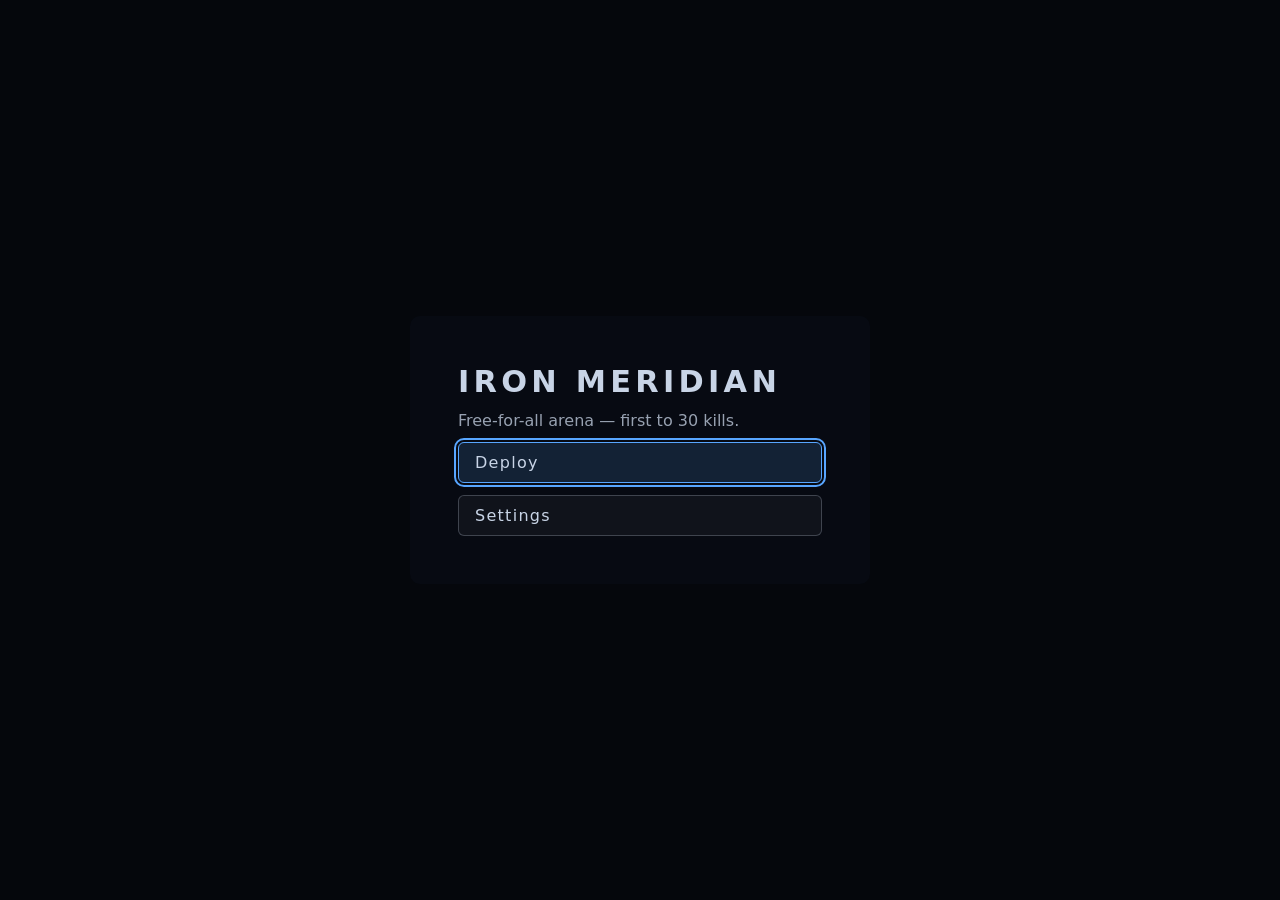
<file: iron-meridian/index.html>
<!doctype html>
<html lang="en">
  <head>
    <meta charset="UTF-8" />
    <meta name="viewport" content="width=device-width, initial-scale=1.0" />
    <meta name="color-scheme" content="dark" />
    <title>Iron Meridian</title>
    <style>
      html,
      body,
      #root {
        margin: 0;
        padding: 0;
        width: 100%;
        height: 100%;
        overflow: hidden;
        background: #05070c;
      }
      /* The playable scene is full-bleed and is the first screen. */
      #root {
        position: fixed;
        inset: 0;
      }
    </style>
    <script type="module" crossorigin src="./assets/index-DKUMlEKK.js"></script>
    <link rel="stylesheet" crossorigin href="./assets/index-DpenVJ8c.css">
  </head>
  <body>
    <div id="root"></div>
    <!-- Bootstrap entry (IMF-01). The integration ticket (IMF-08) replaces the
         rendered tree with the production runtime; this tag does not change. -->
  </body>
</html>
</file>
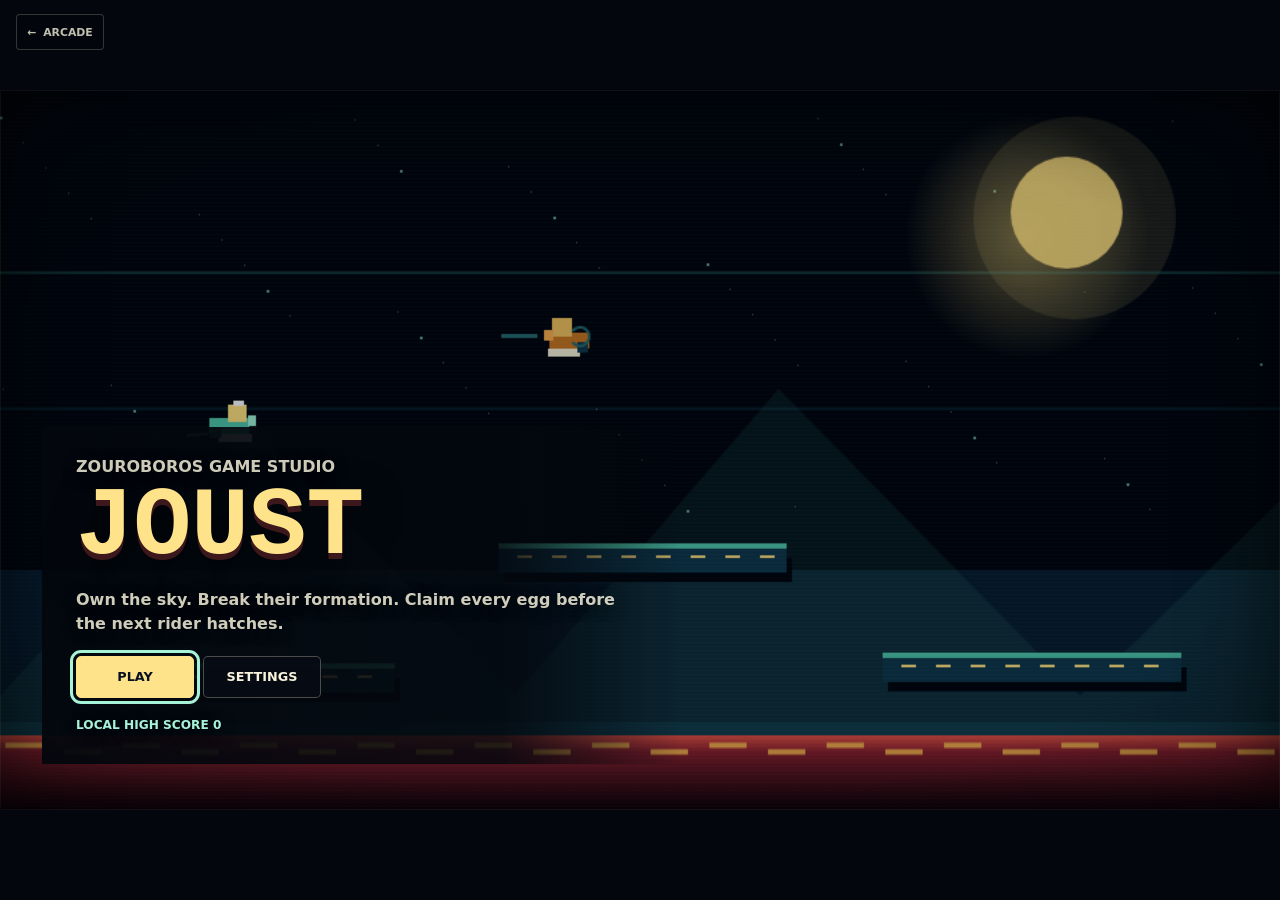
<file: joust/index.html>
<!doctype html>
<html lang="en">
  <head>
    <meta charset="UTF-8" />
    <meta name="viewport" content="width=device-width, initial-scale=1.0" />
    <meta
      name="description"
      content="Original web arcade flight combat game by Zouroboros Game Studio."
    />
    <meta name="theme-color" content="#08111f" />
    <link rel="manifest" href="./manifest.webmanifest" />
    <link rel="icon" href="./icons/joust-icon.svg" type="image/svg+xml" />
    <title>Joust by Zouroboros Game Studio</title>
    <script type="module" crossorigin src="./assets/index-7QrHYgJe.js"></script>
    <link rel="stylesheet" crossorigin href="./assets/index-BNKrR3XI.css">
  <script id="vite-plugin-pwa:register-sw" src="./registerSW.js"></script></head>
  <body>
    <div id="root"></div>
  </body>
</html>
</file>
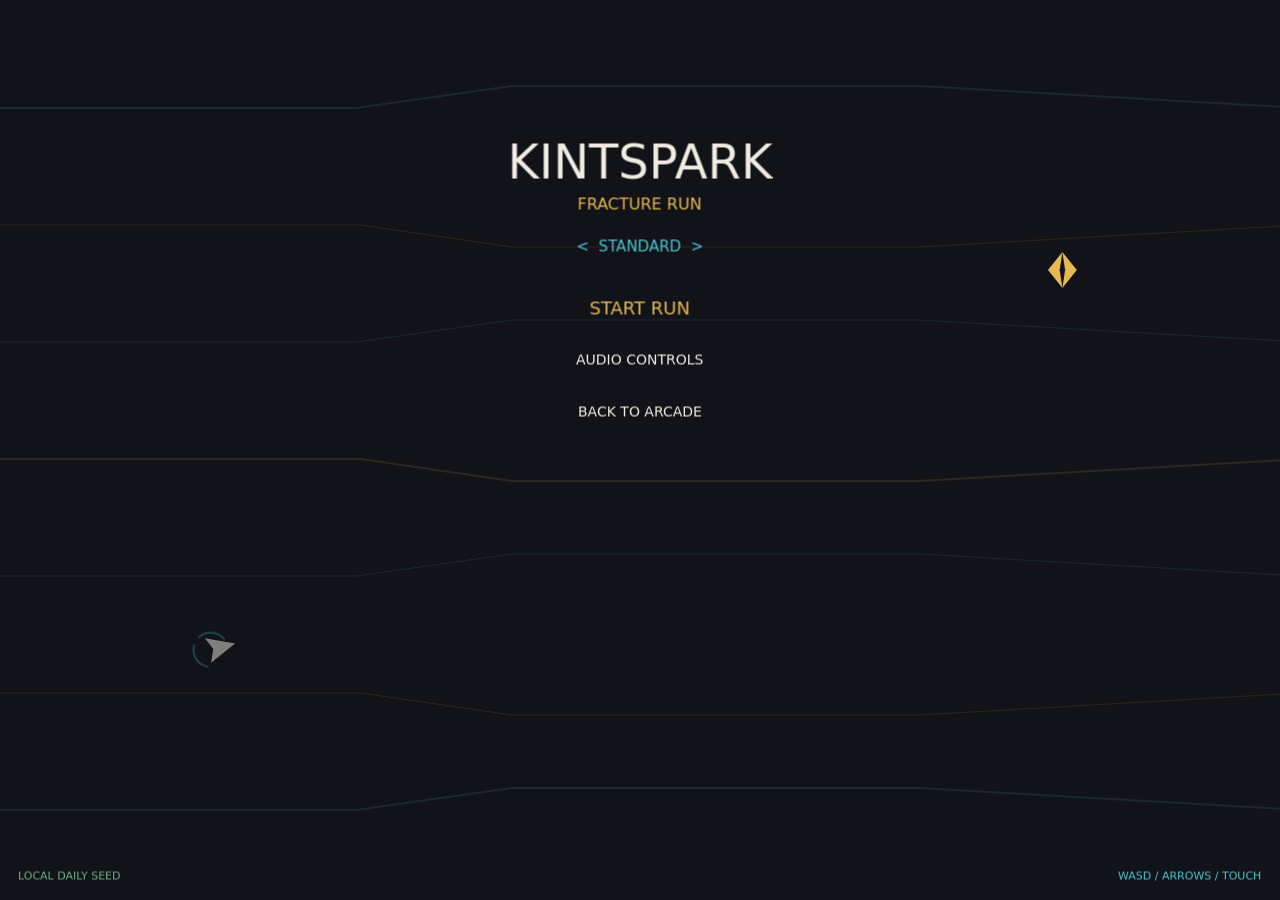
<file: kintspark-fracture-run/index.html>
<!doctype html>
<html lang="en">
  <head>
    <meta charset="UTF-8" />
    <meta name="viewport" content="width=device-width, initial-scale=1.0, viewport-fit=cover" />
    <meta name="theme-color" content="#111319" />
    <link rel="manifest" href="./manifest.webmanifest" />
    <meta
      name="description"
      content="KINTSPARK: Fracture Run, an original strategic maze-chase game for Zouroboros Arcade."
    />
    <title>KINTSPARK: Fracture Run</title>
    <script type="module" crossorigin src="./assets/index-C1AREkzx.js"></script>
  </head>
  <body>
    <main id="game-shell" aria-label="KINTSPARK: Fracture Run game">
      <section id="game-hud" class="sr-only" aria-label="Run status">
        <h1>KINTSPARK: Fracture Run</h1>
        <p id="hud-score">Score 0</p>
        <p id="hud-lives">Lives 0</p>
        <p id="hud-level">Level 1</p>
        <p id="hud-mode">Standard run</p>
        <p id="hud-controller">Gamepad not connected</p>
      </section>
      <div id="app"></div>
      <p id="game-live" class="sr-only" role="status" aria-live="polite" aria-atomic="true"></p>
    </main>
  </body>
</html>
</file>
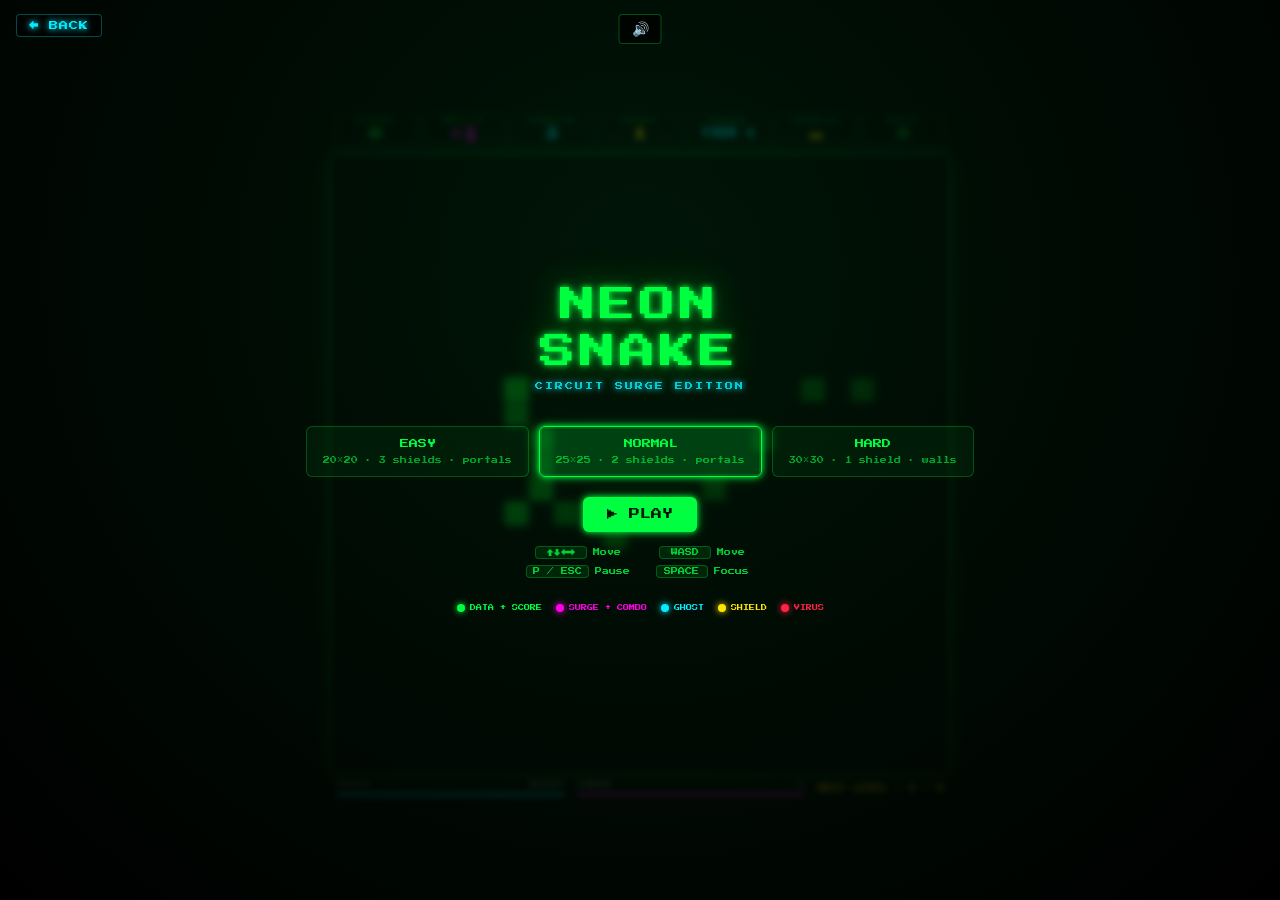
<file: neon-snake/index.html>
<!DOCTYPE html>
<html lang="en">
<head>
<meta charset="UTF-8" />
<meta name="viewport" content="width=device-width, initial-scale=1.0, maximum-scale=1.0, user-scalable=no" />
<title>NEON SNAKE — Phosphor Arcade</title>
<link rel="icon" href="data:," />
<link rel="preconnect" href="https://fonts.googleapis.com" />
<link rel="preconnect" href="https://fonts.gstatic.com" crossorigin />
<link href="https://fonts.googleapis.com/css2?family=Press+Start+2P&display=swap" rel="stylesheet" />
<style>
/* =============================================
   ROOT & RESET
   ============================================= */
:root {
  --green:   #00ff41;
  --cyan:    #00eeff;
  --magenta: #ff00e5;
  --red:     #ff2244;
  --yellow:  #ffe600;
  --panel:   rgba(0,4,2,0.88);
  --glow-g:  0 0 6px #00ff41, 0 0 14px #00ff4155;
  --glow-c:  0 0 6px #00eeff, 0 0 14px #00eeff55;
  --glow-m:  0 0 6px #ff00e5, 0 0 14px #ff00e555;
  --glow-r:  0 0 6px #ff2244, 0 0 14px #ff224455;
}
*, *::before, *::after { box-sizing: border-box; -webkit-tap-highlight-color: transparent; margin: 0; padding: 0; }
html, body {
  height: 100%; overflow: hidden;
  background: #000;
  font-family: 'Press Start 2P', 'Courier New', monospace;
  color: var(--green);
}

/* =============================================
   SCANLINES & CRT OVERLAY
   ============================================= */
#crt-overlay {
  position: fixed; inset: 0; pointer-events: none; z-index: 90;
  background:
    repeating-linear-gradient(
      0deg,
      transparent,
      transparent 2px,
      rgba(0,0,0,0.14) 2px,
      rgba(0,0,0,0.14) 4px
    );
}
#vignette {
  position: fixed; inset: 0; pointer-events: none; z-index: 91;
  background: radial-gradient(ellipse at center, transparent 55%, rgba(0,0,0,0.72) 100%);
}

/* =============================================
   BACK LINK
   ============================================= */
#back-link {
  position: fixed; top: 14px; left: 16px; z-index: 200;
  color: var(--cyan); text-decoration: none; font-size: 9px;
  letter-spacing: 1px; text-shadow: var(--glow-c);
  background: rgba(0,0,0,0.7); padding: 6px 12px;
  border: 1px solid rgba(0,238,255,0.3); border-radius: 4px;
  transition: text-shadow 0.15s, border-color 0.15s;
}
#back-link:hover { text-shadow: var(--glow-c), 0 0 28px #00eeff; border-color: var(--cyan); }

/* =============================================
   MUTE BUTTON
   ============================================= */
#muteBtn {
  position: fixed; top: 14px; left: 50%; transform: translateX(-50%);
  z-index: 200; cursor: pointer;
  background: rgba(0,0,0,0.7); border: 1px solid rgba(0,255,65,0.3);
  color: var(--green); border-radius: 4px; padding: 6px 12px;
  font-size: 14px; transition: border-color 0.15s;
}
#muteBtn:hover { border-color: var(--green); }

/* =============================================
   MAIN LAYOUT
   ============================================= */
#app {
  position: fixed; inset: 0;
  display: flex; align-items: center; justify-content: center;
}
#game-wrap {
  position: relative;
  display: flex; flex-direction: column; align-items: center;
  width: min(94vw, 620px);
}

/* =============================================
   HUD BAR
   ============================================= */
#hud {
  width: 100%;
  display: grid; grid-template-columns: repeat(7, minmax(0, 1fr)); align-items: stretch;
  padding: 8px 4px 6px;
  gap: 4px;
}
.hud-cell {
  display: flex; flex-direction: column; align-items: center;
  background: var(--panel);
  border: 1px solid rgba(0,255,65,0.2);
  border-radius: 4px; padding: 5px 4px;
  min-width: 0;
}
.hud-label { font-size: 6px; letter-spacing: 2px; opacity: 0.6; margin-bottom: 4px; }
.hud-val   { font-size: 12px; line-height: 1; }
#hud-score   .hud-val { color: var(--green);   text-shadow: var(--glow-g); }
#hud-multi   .hud-val { color: var(--magenta); text-shadow: var(--glow-m); font-size: 14px; }
#hud-length  .hud-val { color: var(--cyan);    text-shadow: var(--glow-c); }
#hud-level   .hud-val { color: var(--yellow);  text-shadow: 0 0 6px #ffe600; }
#hud-best    .hud-val { color: var(--green);   text-shadow: var(--glow-g); opacity: 0.7; }
#hud-speed   .hud-val { color: var(--cyan);    text-shadow: var(--glow-c); font-size: 9px; }
#hud-shield  .hud-val { color: var(--yellow);  text-shadow: 0 0 6px #ffe600; font-size: 11px; }

#hud-multi.bump { animation: multibump 0.5s ease-out; }
@keyframes multibump {
  0%   { transform: scale(1); }
  40%  { transform: scale(1.4); filter: brightness(2); }
  100% { transform: scale(1); }
}

/* =============================================
   CANVAS
   ============================================= */
#gameCanvas {
  display: block;
  width: 100%; height: auto;
  image-rendering: auto;
  border-radius: 6px;
  border: 1px solid rgba(0,255,65,0.4);
  box-shadow: 0 0 26px #00ff412b, 0 0 4px #00ff4166, inset 0 0 22px rgba(0,0,0,0.9);
}

#status-rail {
  width: 100%;
  display: grid; grid-template-columns: 1fr 1fr auto;
  align-items: center; gap: 12px;
  padding: 8px 6px 0;
}
.meter-group { min-width: 0; }
.meter-label {
  display: flex; justify-content: space-between; gap: 8px;
  margin-bottom: 4px; font-size: 6px; letter-spacing: 1px; color: rgba(220,255,230,0.72);
}
.meter-track {
  height: 5px; overflow: hidden; border-radius: 2px;
  background: rgba(255,255,255,0.08); border: 1px solid rgba(255,255,255,0.1);
}
.meter-fill { display: block; height: 100%; width: 100%; transform-origin: left; transition: transform 0.12s linear; }
#focus-fill { background: var(--cyan); box-shadow: 0 0 8px var(--cyan); }
#combo-fill { background: var(--magenta); box-shadow: 0 0 8px var(--magenta); }
#objective {
  max-width: 180px; color: var(--yellow); font-size: 7px; line-height: 1.5;
  text-align: right; text-shadow: 0 0 6px rgba(255,230,0,0.55);
}

/* =============================================
   MOBILE TOUCH CONTROLS
   ============================================= */
#touch-controls {
  display: none;
  justify-content: center; align-items: center;
  gap: 18px; margin-top: 8px;
  padding: 4px;
}
#touch-controls.visible { display: flex; }
.dpad {
  display: grid;
  grid-template-areas: ". u ." "l . r" ". d .";
  grid-template-columns: repeat(3, 54px);
  grid-template-rows: repeat(3, 54px);
  gap: 3px;
}
.dpad-btn {
  cursor: pointer; border: none; border-radius: 6px;
  background: rgba(0,255,65,0.12); border: 1px solid rgba(0,255,65,0.3);
  color: var(--green); font-size: 20px; display: flex;
  align-items: center; justify-content: center;
  user-select: none; -webkit-user-select: none;
  touch-action: none; transition: background 0.08s;
}
.dpad-btn:active, .dpad-btn.pressed { background: rgba(0,255,65,0.35); }
.dpad-up    { grid-area: u; }
.dpad-left  { grid-area: l; }
.dpad-right { grid-area: r; }
.dpad-down  { grid-area: d; }
.focus-btn {
  width: 78px; height: 78px; border-radius: 50%;
  border: 1px solid rgba(0,238,255,0.45); background: rgba(0,238,255,0.1);
  color: var(--cyan); font-family: 'Press Start 2P', monospace; font-size: 8px; line-height: 1.5;
  box-shadow: inset 0 0 16px rgba(0,238,255,0.08); touch-action: none;
}
.focus-btn.pressed { background: rgba(0,238,255,0.3); box-shadow: var(--glow-c); }

/* =============================================
   SCREENS (title / pause / game-over)
   ============================================= */
.screen {
  position: fixed; inset: 0; z-index: 100;
  display: flex; flex-direction: column;
  align-items: center; justify-content: center;
  background: radial-gradient(ellipse at 50% 30%, rgba(0,30,10,0.7), rgba(0,0,0,0.95));
  backdrop-filter: blur(3px);
  text-align: center; padding: 24px;
  gap: 0;
}
.screen.hidden { display: none; }

.screen-logo {
  font-size: clamp(20px, 5vw, 36px);
  color: var(--green);
  text-shadow: var(--glow-g), 0 0 40px #00ff4166;
  letter-spacing: 4px; line-height: 1.3;
  margin-bottom: 6px;
  animation: flicker 4s infinite;
}
@keyframes flicker {
  0%,95%,100% { opacity:1; }
  96%          { opacity:0.85; }
  97%          { opacity:1; }
  98%          { opacity:0.7; }
  99%          { opacity:1; }
}

.screen-sub {
  font-size: 8px; letter-spacing: 2px; color: var(--cyan);
  text-shadow: var(--glow-c); margin-bottom: 22px; opacity: 0.85;
}

/* Difficulty picker */
.diff-row { display: flex; gap: 10px; margin: 14px 0 6px; flex-wrap: wrap; justify-content: center; }
.diff-btn {
  cursor: pointer; border-radius: 6px;
  border: 1px solid rgba(0,255,65,0.25);
  background: rgba(0,255,65,0.06);
  color: var(--green); padding: 10px 16px;
  font-family: 'Press Start 2P', monospace;
  font-size: 9px; transition: 0.15s;
  line-height: 1.6;
}
.diff-btn:hover { background: rgba(0,255,65,0.15); border-color: var(--green); }
.diff-btn.sel {
  border-color: var(--green);
  background: rgba(0,255,65,0.2);
  box-shadow: 0 0 0 2px rgba(0,255,65,0.15) inset, var(--glow-g);
}
.diff-btn small { display: block; font-size: 7px; opacity: 0.6; margin-top: 4px; }

/* Primary button */
.btn-primary {
  cursor: pointer; border: none; border-radius: 6px;
  background: var(--green); color: #001a00;
  font-family: 'Press Start 2P', monospace;
  font-size: 11px; padding: 12px 24px; margin-top: 14px;
  box-shadow: var(--glow-g); transition: filter 0.1s, transform 0.08s;
  text-shadow: none;
}
.btn-primary:hover  { filter: brightness(1.12); }
.btn-primary:active { transform: translateY(2px); }

.btn-ghost {
  cursor: pointer; border-radius: 6px;
  border: 1px solid rgba(0,255,65,0.35);
  background: transparent; color: var(--green);
  font-family: 'Press Start 2P', monospace;
  font-size: 9px; padding: 10px 20px; margin-top: 8px;
  transition: 0.15s;
}
.btn-ghost:hover { background: rgba(0,255,65,0.1); }

/* Controls help */
.help-grid {
  display: grid; grid-template-columns: repeat(2, 1fr);
  gap: 6px 20px; margin: 14px 0;
  font-size: 7px; color: rgba(0,255,65,0.8);
  max-width: 380px;
}
.help-key {
  display: inline-block; min-width: 52px;
  padding: 2px 6px; border-radius: 4px;
  background: rgba(0,255,65,0.1); border: 1px solid rgba(0,255,65,0.25);
  font-size: 7px; margin-right: 6px; font-family: 'Press Start 2P', monospace;
}

.best-line { font-size: 8px; color: var(--cyan); text-shadow: var(--glow-c); margin-top: 6px; }
.pickup-legend {
  display: flex; flex-wrap: wrap; justify-content: center; gap: 8px 14px;
  max-width: 520px; margin-top: 12px; font-size: 6px; color: rgba(220,255,230,0.72);
}
.pickup-legend span { display: inline-flex; align-items: center; gap: 5px; }
.pickup-dot { display: block; width: 8px; height: 8px; border-radius: 50%; box-shadow: 0 0 7px currentColor; background: currentColor; }

/* Stats grid (game over) */
.stats-grid {
  display: grid; grid-template-columns: repeat(2, 1fr);
  gap: 10px 22px; margin: 16px 0;
}
.stat-box .stat-n { font-size: 22px; color: var(--yellow); text-shadow: 0 0 8px #ffe600; }
.stat-box .stat-t { font-size: 7px; letter-spacing: 1px; opacity: 0.6; margin-top: 4px; }

/* Toast */
#toast {
  position: fixed; top: 28%; left: 50%; transform: translate(-50%,-50%) scale(0.8);
  font-size: clamp(14px, 3vw, 22px); letter-spacing: 3px;
  text-align: center; pointer-events: none; z-index: 150;
  opacity: 0; transition: opacity 0.2s, transform 0.2s;
  text-shadow: 0 0 18px currentColor;
}
#toast.show { opacity: 1; transform: translate(-50%,-50%) scale(1); }

/* Score pops */
.score-pop {
  position: fixed; pointer-events: none; z-index: 140;
  font-size: 12px; font-family: 'Press Start 2P', monospace;
  transform: translate(-50%,-50%);
  animation: poprise 0.9s ease-out forwards;
}
@keyframes poprise {
  0%   { opacity:1; transform: translate(-50%,-50%) translateY(0); }
  100% { opacity:0; transform: translate(-50%,-50%) translateY(-52px); }
}

/* Ghost mode overlay tint */
#ghost-tint {
  position: fixed; inset: 0; pointer-events: none; z-index: 89;
  background: rgba(0,238,255,0.06);
  opacity: 0; transition: opacity 0.4s;
}
#ghost-tint.active { opacity: 1; }
#focus-tint {
  position: fixed; inset: 0; pointer-events: none; z-index: 88;
  opacity: 0; transition: opacity 0.18s ease-out;
  box-shadow: inset 0 0 110px rgba(0,238,255,0.2);
}
#focus-tint.active { opacity: 1; }

/* Multiplier flash on game-wrap */
#game-wrap.multi-flash { animation: multiflash 0.4s; }
@keyframes multiflash {
  0%,100% { box-shadow: none; }
  50%      { box-shadow: 0 0 40px var(--magenta), 0 0 80px rgba(255,0,229,0.3); }
}

@media (max-width: 680px) {
  #game-wrap { width: min(96vw, 560px); }
  #hud { grid-template-columns: repeat(4, minmax(0, 1fr)); }
  #hud-best, #hud-speed, #hud-level { display: none; }
  .hud-label { letter-spacing: 1px; }
  #status-rail { grid-template-columns: 1fr 1fr; gap: 8px; }
  #objective { grid-column: 1 / -1; max-width: none; text-align: center; }
  .screen { padding: 18px 16px; overflow-y: auto; }
  .dpad { grid-template-columns: repeat(3, 46px); grid-template-rows: repeat(3, 46px); }
  .focus-btn { width: 68px; height: 68px; }
  .pickup-legend { max-width: 340px; }
}

@media (max-height: 720px) and (pointer: coarse) {
  #hud { padding-top: 4px; }
  #touch-controls { margin-top: 2px; }
  .dpad { grid-template-columns: repeat(3, 40px); grid-template-rows: repeat(3, 40px); }
  .focus-btn { width: 60px; height: 60px; }
}

@media (prefers-reduced-motion: reduce) {
  *, *::before, *::after { animation-duration: 0.01ms !important; animation-iteration-count: 1 !important; transition-duration: 0.01ms !important; }
}
</style>
</head>
<body>

<!-- Back link -->
<a id="back-link" href="../index.html">← BACK</a>

<!-- Mute -->
<button id="muteBtn" title="Toggle sound">🔊</button>

<!-- CRT effects -->
<div id="crt-overlay"></div>
<div id="vignette"></div>
<div id="ghost-tint"></div>
<div id="focus-tint"></div>

<!-- Toast -->
<div id="toast"></div>

<!-- =============================================
     APP LAYOUT
     ============================================= -->
<div id="app">
  <div id="game-wrap">

    <!-- HUD -->
    <div id="hud">
      <div class="hud-cell" id="hud-score">
        <div class="hud-label">SCORE</div>
        <div class="hud-val" id="val-score">0</div>
      </div>
      <div class="hud-cell" id="hud-multi">
        <div class="hud-label">MULTI</div>
        <div class="hud-val" id="val-multi">×1</div>
      </div>
      <div class="hud-cell" id="hud-length">
        <div class="hud-label">LENGTH</div>
        <div class="hud-val" id="val-length">3</div>
      </div>
      <div class="hud-cell" id="hud-level">
        <div class="hud-label">LEVEL</div>
        <div class="hud-val" id="val-level">1</div>
      </div>
      <div class="hud-cell" id="hud-speed">
        <div class="hud-label">SPEED</div>
        <div class="hud-val" id="val-speed">TIER 1</div>
      </div>
      <div class="hud-cell" id="hud-shield">
        <div class="hud-label">SHIELD</div>
        <div class="hud-val" id="val-shield">◆◆</div>
      </div>
      <div class="hud-cell" id="hud-best">
        <div class="hud-label">BEST</div>
        <div class="hud-val" id="val-best">0</div>
      </div>
    </div>

    <!-- Canvas -->
    <canvas id="gameCanvas"></canvas>

    <div id="status-rail" aria-live="polite">
      <div class="meter-group">
        <div class="meter-label"><span>FOCUS</span><span id="focus-label">READY</span></div>
        <div class="meter-track"><span class="meter-fill" id="focus-fill"></span></div>
      </div>
      <div class="meter-group">
        <div class="meter-label"><span>COMBO</span><span id="combo-label">×1</span></div>
        <div class="meter-track"><span class="meter-fill" id="combo-fill"></span></div>
      </div>
      <div id="objective">NEXT LEVEL · 0 / 8</div>
    </div>

    <!-- Mobile D-Pad -->
    <div id="touch-controls">
      <div class="dpad">
        <button class="dpad-btn dpad-up"    data-dir="UP">▲</button>
        <button class="dpad-btn dpad-left"  data-dir="LEFT">◀</button>
        <button class="dpad-btn dpad-right" data-dir="RIGHT">▶</button>
        <button class="dpad-btn dpad-down"  data-dir="DOWN">▼</button>
      </div>
      <button class="focus-btn" id="focusBtn" aria-label="Hold to activate Focus mode">HOLD<br>FOCUS</button>
    </div>

  </div>
</div>

<!-- =============================================
     TITLE SCREEN
     ============================================= -->
<div class="screen" id="titleScreen">
  <div class="screen-logo">NEON<br>SNAKE</div>
  <div class="screen-sub">CIRCUIT SURGE EDITION</div>

  <div class="diff-row" id="diffPick">
    <button class="diff-btn" data-d="easy">
      EASY<br><small>20×20 · 3 shields · portals</small>
    </button>
    <button class="diff-btn sel" data-d="normal">
      NORMAL<br><small>25×25 · 2 shields · portals</small>
    </button>
    <button class="diff-btn" data-d="hard">
      HARD<br><small>30×30 · 1 shield · walls</small>
    </button>
  </div>

  <button class="btn-primary" id="playBtn">▶ PLAY</button>

  <div class="help-grid">
    <div><span class="help-key">↑↓←→</span>Move</div>
    <div><span class="help-key">WASD</span>Move</div>
    <div><span class="help-key">P / ESC</span>Pause</div>
    <div><span class="help-key">SPACE</span>Focus</div>
  </div>

  <div class="pickup-legend" aria-label="Pickup guide">
    <span style="color:#00ff41"><i class="pickup-dot"></i>DATA + SCORE</span>
    <span style="color:#ff00e5"><i class="pickup-dot"></i>SURGE + COMBO</span>
    <span style="color:#00eeff"><i class="pickup-dot"></i>GHOST</span>
    <span style="color:#ffe600"><i class="pickup-dot"></i>SHIELD</span>
    <span style="color:#ff2244"><i class="pickup-dot"></i>VIRUS</span>
  </div>

  <div class="best-line" id="title-best"></div>
</div>

<!-- =============================================
     PAUSE SCREEN
     ============================================= -->
<div class="screen hidden" id="pauseScreen">
  <div class="screen-logo" style="font-size:clamp(18px,4vw,28px)">PAUSED</div>
  <div class="screen-sub">THE SNAKE WAITS</div>
  <div class="best-line">HOLD SPACE TO BEND TIME · SHIELDS AUTO-RESCUE COLLISIONS</div>
  <button class="btn-primary" id="resumeBtn">▶ RESUME</button>
  <button class="btn-ghost"   id="quitBtn">QUIT TO MENU</button>
</div>

<!-- =============================================
     GAME OVER SCREEN
     ============================================= -->
<div class="screen hidden" id="overScreen">
  <div class="screen-logo" id="overTitle" style="font-size:clamp(16px,4vw,26px)">GAME OVER</div>
  <div class="screen-sub" id="overSub">THE SNAKE PERISHED</div>

  <div class="stats-grid" id="overStats"></div>

  <div class="best-line" id="overBest"></div>
  <button class="btn-primary" id="againBtn">▶ PLAY AGAIN</button>
  <button class="btn-ghost"   id="menuBtn">MAIN MENU</button>
</div>

<!-- =============================================
     JAVASCRIPT
     ============================================= -->
<script>
'use strict';
/* ============================================================
 *  NEON SNAKE — feature-rich single-file arcade game
 *  Phosphor glow trails, multiplier, food types, portals,
 *  ghost mode, particles, Web Audio, touch controls
 * ============================================================ */

/* ---------- utils ---------- */
const $ = s => document.querySelector(s);
const clamp = (v,a,b) => Math.min(b, Math.max(a, v));
const randInt = (a,b) => a + Math.floor(Math.random()*(b-a+1));
const randOf = arr => arr[Math.floor(Math.random()*arr.length)];

/* ============================================================
 *  DIFFICULTY CONFIG
 * ============================================================ */
const DIFF = {
  easy:   { cols:20, rows:20, baseTick:172, portals:true,  shields:3, label:'EASY'   },
  normal: { cols:25, rows:25, baseTick:138, portals:true,  shields:2, label:'NORMAL' },
  hard:   { cols:30, rows:30, baseTick:108, portals:false, shields:1, label:'HARD'   },
};
let diffKey = 'normal';
let diff = DIFF[diffKey];

/* ============================================================
 *  CANVAS SETUP
 * ============================================================ */
const canvas = $('#gameCanvas');
const ctx    = canvas.getContext('2d');

const CELL   = 24;    // internal render pixels per grid cell
let COLS = diff.cols;
let ROWS = diff.rows;

function resizeCanvas() {
  COLS = diff.cols; ROWS = diff.rows;
  canvas.width  = COLS * CELL;
  canvas.height = ROWS * CELL;
  $('#hud').style.width = '100%';
}
resizeCanvas();

/* ============================================================
 *  WEB AUDIO
 * ============================================================ */
const Sound = (() => {
  let ctx = null, master = null, muted = false;

  function ensure() {
    if (ctx) return;
    ctx = new (window.AudioContext || window.webkitAudioContext)();
    master = ctx.createGain(); master.gain.value = 0.45;
    master.connect(ctx.destination);
  }
  function now() { return ctx ? ctx.currentTime : 0; }

  function tone(freq, dur, type='square', vol=0.28, slideTo=null, delay=0) {
    if (!ctx || muted) return;
    const o = ctx.createOscillator();
    const g = ctx.createGain();
    o.type = type; o.frequency.setValueAtTime(freq, now()+delay);
    if (slideTo) o.frequency.exponentialRampToValueAtTime(slideTo, now()+delay+dur);
    g.gain.setValueAtTime(0, now()+delay);
    g.gain.linearRampToValueAtTime(vol, now()+delay+0.01);
    g.gain.exponentialRampToValueAtTime(0.0001, now()+delay+dur);
    o.connect(g); g.connect(master);
    o.start(now()+delay); o.stop(now()+delay+dur+0.03);
  }

  function noise(dur=0.15, vol=0.35, hpFreq=400) {
    if (!ctx || muted) return;
    const n = ctx.createBufferSource();
    const buf = ctx.createBuffer(1, Math.floor(ctx.sampleRate*dur), ctx.sampleRate);
    const d = buf.getChannelData(0);
    for (let i = 0; i < d.length; i++) d[i] = (Math.random()*2-1) * (1 - i/d.length);
    n.buffer = buf;
    const f = ctx.createBiquadFilter(); f.type='highpass'; f.frequency.value=hpFreq;
    const g = ctx.createGain(); g.gain.value = vol;
    n.connect(f); f.connect(g); g.connect(master); n.start();
  }

  return {
    init() { ensure(); if (ctx.state==='suspended') ctx.resume(); },
    setMuted(m) {
      muted = m;
      if (master) master.gain.setTargetAtTime(m ? 0 : 0.45, now(), 0.03);
    },
    isMuted() { return muted; },

    eat()         { tone(660, 0.09, 'square', 0.28, 1100); },
    eatPower()    {
      [440,660,880,1100].forEach((f,i) => tone(f, 0.1, 'triangle', 0.25, null, i*0.05));
    },
    eatPoison()   { tone(200, 0.25, 'sawtooth', 0.3, 80); noise(0.2, 0.3, 200); },
    levelUp()     {
      [523,659,784,1047].forEach((f,i) => tone(f, 0.14, 'square', 0.22, null, i*0.07));
    },
    multiUp()     {
      [330,440,550,660,770].forEach((f,i) => tone(f, 0.12, 'triangle', 0.28, null, i*0.06));
    },
    ghostOn()     { tone(880, 0.4, 'sine', 0.22, 440); },
    shield()      {
      [220,440,880].forEach((f,i) => tone(f, 0.18, 'triangle', 0.24, f*1.25, i*0.05));
    },
    focusOn()     { tone(360, 0.18, 'sine', 0.12, 220); },
    die()         {
      tone(440, 0.12, 'sawtooth', 0.35, 220);
      setTimeout(() => { tone(330, 0.15, 'sawtooth', 0.35, 165); }, 130);
      setTimeout(() => { noise(0.35, 0.5, 100); }, 260);
    },
    click()       { tone(520, 0.05, 'square', 0.18); },
  };
})();

/* ============================================================
 *  PARTICLES (canvas-based, pooled)
 * ============================================================ */
const particles = [];
const PMAX = 320;
for (let i = 0; i < PMAX; i++) {
  particles.push({ active:false, x:0,y:0,vx:0,vy:0, life:0,maxLife:1, r:255,g:255,b:255, size:2 });
}

function spawnParticles(px, py, n, color, speed=3, life=0.6, size=2.5) {
  const [r,g,b] = color;
  for (let i = 0; i < n; i++) {
    const p = particles.find(p=>!p.active);
    if (!p) break;
    const angle = Math.random() * Math.PI * 2;
    const spd = speed * (0.4 + Math.random() * 0.8);
    p.active = true; p.x = px; p.y = py;
    p.vx = Math.cos(angle)*spd; p.vy = Math.sin(angle)*spd;
    p.life = p.maxLife = life * (0.7 + Math.random()*0.6);
    p.r=r; p.g=g; p.b=b; p.size = size * (0.6 + Math.random()*0.6);
  }
}

function updateParticles(dt) {
  for (const p of particles) {
    if (!p.active) continue;
    p.life -= dt;
    if (p.life <= 0) { p.active = false; continue; }
    p.x += p.vx; p.y += p.vy;
    p.vx *= 0.92; p.vy *= 0.92;
    const alpha = (p.life / p.maxLife) * 0.9;
    ctx.globalAlpha = alpha;
    ctx.fillStyle = `rgb(${p.r},${p.g},${p.b})`;
    ctx.shadowColor = `rgb(${p.r},${p.g},${p.b})`;
    ctx.shadowBlur = 6;
    ctx.fillRect(p.x - p.size/2, p.y - p.size/2, p.size, p.size);
  }
  ctx.globalAlpha = 1; ctx.shadowBlur = 0;
}

const shockwaves = [];
function spawnShockwave(x, y, color, maxRadius=CELL*2.4) {
  shockwaves.push({ x, y, color, life:0.55, maxLife:0.55, maxRadius });
}

function drawShockwaves(dt) {
  for (let i = shockwaves.length - 1; i >= 0; i--) {
    const wave = shockwaves[i];
    wave.life -= dt;
    if (wave.life <= 0) { shockwaves.splice(i, 1); continue; }
    const progress = 1 - wave.life / wave.maxLife;
    ctx.globalAlpha = (1 - progress) * 0.8;
    ctx.strokeStyle = wave.color;
    ctx.lineWidth = 3 * (1 - progress) + 0.5;
    ctx.shadowColor = wave.color;
    ctx.shadowBlur = 14;
    ctx.beginPath();
    ctx.arc(wave.x, wave.y, 4 + wave.maxRadius * progress, 0, Math.PI * 2);
    ctx.stroke();
  }
  ctx.globalAlpha = 1;
  ctx.shadowBlur = 0;
}

/* ============================================================
 *  FOOD TYPES
 * ============================================================ */
const FOOD_NORMAL = 'normal';   // green glow — 10×multi pts
const FOOD_POWER  = 'power';    // magenta pulse — 25×multi pts, brief ghost
const FOOD_POISON = 'poison';   // red pulse — shrink by 3
const FOOD_GHOST  = 'ghost';    // cyan — 10 sec ghost mode
const FOOD_SHIELD = 'shield';   // yellow — restores one collision rescue

/* ============================================================
 *  GAME STATE
 * ============================================================ */
const G = {
  state: 'menu',   // menu | play | pause | over
  snake: [],       // [{x,y}, …] head = [0]
  prevSnake: [],
  dir:   {x:1,y:0},
  nextDir:{x:1,y:0},
  turnQueue: [],
  food: [],        // [{x,y,type,timer,phase}]
  score: 0,
  multiplier: 1,   // 1–5
  foodEaten: 0,    // total this run (drives multi)
  length: 3,
  level: 1,
  speedTier: 1,
  ghostTimer: 0,   // seconds remaining
  shields: 2,
  focus: 1,
  focusHeld: false,
  focusActive: false,
  comboTimer: 0,
  comboWindow: 5.5,
  streak: 0,
  bestCombo: 1,
  rescues: 0,
  deathReason: 'self',
  trail: [],
  shake: 0,
  highScore: +(localStorage.getItem('neonsnake_hs') || 0),
  startTime: 0,
  turnsTaken: 0,
  turnsValid: 0,
  lastDir: {x:1,y:0},
};

let tickMs   = DIFF[diffKey].baseTick;  // ms per snake step
let lastTick = 0;
let lastFrame = 0;
let animId   = null;

/* ============================================================
 *  HELPERS — grid
 * ============================================================ */
function cellCenter(col, row) {
  return { x: col * CELL + CELL/2, y: row * CELL + CELL/2 };
}

function occupiedSet() {
  const s = new Set();
  for (const seg of G.snake) s.add(seg.x + ',' + seg.y);
  for (const f of G.food) s.add(f.x + ',' + f.y);
  return s;
}

function randomFreeCell() {
  const occ = occupiedSet();
  let x, y, tries = 0;
  do {
    x = randInt(0, COLS-1); y = randInt(0, ROWS-1); tries++;
  } while (occ.has(x+','+y) && tries < 200);
  return {x, y};
}

/* ============================================================
 *  FOOD SPAWNING
 * ============================================================ */
const POWER_FOOD_LIFE  = 7;    // sec
const POISON_FOOD_LIFE = 9;    // sec
const GHOST_FOOD_LIFE  = 10;   // sec
const SHIELD_FOOD_LIFE = 11;   // sec

function spawnFood(type) {
  const pos = randomFreeCell();
  let life = null;
  if (type === FOOD_POWER)  life = POWER_FOOD_LIFE  + Math.random()*3;
  if (type === FOOD_POISON) life = POISON_FOOD_LIFE + Math.random()*4;
  if (type === FOOD_GHOST)  life = GHOST_FOOD_LIFE  + Math.random()*3;
  if (type === FOOD_SHIELD) life = SHIELD_FOOD_LIFE + Math.random()*4;
  G.food.push({ x:pos.x, y:pos.y, type, life, maxLife:life, phase:Math.random()*Math.PI*2 });
}

function ensureNormalFood() {
  const normal = G.food.filter(f=>f.type===FOOD_NORMAL);
  if (normal.length < 1) spawnFood(FOOD_NORMAL);
}

function maybeSpawnSpecialFood(elapsed) {
  const power  = G.food.filter(f=>f.type===FOOD_POWER).length;
  const poison = G.food.filter(f=>f.type===FOOD_POISON).length;
  const ghost  = G.food.filter(f=>f.type===FOOD_GHOST).length;
  const shield = G.food.filter(f=>f.type===FOOD_SHIELD).length;

  // power food every ~15s after 5s
  if (power < 1 && elapsed > 5 && Math.random() < 0.012) spawnFood(FOOD_POWER);
  // poison food every ~20s after 10s
  if (poison < 2 && elapsed > 10 && Math.random() < 0.008) spawnFood(FOOD_POISON);
  // ghost power-up
  if (ghost < 1 && elapsed > 20 && Math.random() < 0.004) spawnFood(FOOD_GHOST);
  // rescue core appears when shields are low, so recovery is earned rather than random mercy
  if (shield < 1 && G.shields < diff.shields && elapsed > 12 && Math.random() < 0.007) spawnFood(FOOD_SHIELD);
}

/* ============================================================
 *  MOVE + COLLISION
 * ============================================================ */
function wrappedCell(x, y) {
  if (diff.portals) return { x:((x % COLS) + COLS) % COLS, y:((y % ROWS) + ROWS) % ROWS };
  return {x, y};
}

function cellWouldCollide(x, y, ignoreSelf=false) {
  if (!diff.portals && (x < 0 || x >= COLS || y < 0 || y >= ROWS)) return true;
  const p = wrappedCell(x, y);
  if (ignoreSelf || G.ghostTimer > 0) return false;
  return G.snake.slice(0, -1).some(s => s.x === p.x && s.y === p.y);
}

function rescueSnake() {
  if (G.shields <= 0) return false;

  const head = G.snake[0];
  const candidates = [
    {x:-G.dir.y, y:G.dir.x},
    {x:G.dir.y, y:-G.dir.x},
    {x:-G.dir.x, y:-G.dir.y},
  ];
  const escape = candidates.find(d => !cellWouldCollide(head.x+d.x, head.y+d.y, true));
  if (!escape) return false;

  G.shields--;
  G.rescues++;
  G.ghostTimer = Math.max(G.ghostTimer, 2.8);
  G.dir = {...escape};
  G.nextDir = {...escape};
  G.turnQueue.length = 0;
  G.shake = 0.75;
  const cc = cellCenter(head.x, head.y);
  spawnParticles(cc.x, cc.y, 32, YELLOW, 7, 0.9, 4);
  spawnShockwave(cc.x, cc.y, '#ffe600', CELL*4);
  Sound.shield();
  $('#ghost-tint').classList.add('active');
  toast('PHASE SHIELD · AUTO-TURN', '#ffe600', 1100);
  updateHUD();
  return true;
}

function tickSnake() {
  G.prevSnake = G.snake.map(s => ({...s}));
  if (G.turnQueue.length) G.nextDir = G.turnQueue.shift();
  G.dir = { ...G.nextDir };

  let nx = G.snake[0].x + G.dir.x;
  let ny = G.snake[0].y + G.dir.y;

  // Portal walls (easy/normal) or wall death (hard)
  if (diff.portals) {
    nx = ((nx % COLS) + COLS) % COLS;
    ny = ((ny % ROWS) + ROWS) % ROWS;
  } else {
    if (nx < 0 || nx >= COLS || ny < 0 || ny >= ROWS) {
      if (!rescueSnake()) killSnake('wall');
      return;
    }
  }

  // Self collision (ghost mode bypasses)
  if (!G.ghostTimer) {
    const selfHit = G.snake.slice(0, -1).some(s => s.x===nx && s.y===ny);
    if (selfHit) {
      if (!rescueSnake()) killSnake('self');
      return;
    }
  }

  // Add new head
  G.snake.unshift({ x:nx, y:ny });
  G.trail.unshift({x:nx, y:ny, life:1});
  if (G.trail.length > 34) G.trail.pop();

  // Check food
  let grow = false;
  for (let i = G.food.length-1; i >= 0; i--) {
    const f = G.food[i];
    if (f.x === nx && f.y === ny) {
      G.food.splice(i, 1);
      processFood(f, nx, ny);
      grow = true;
      break;
    }
  }

  if (!grow) G.snake.pop();

  G.length = G.snake.length;
  ensureNormalFood();
  updateHUD();
}

function processFood(f, nx, ny) {
  const cc = cellCenter(nx, ny);
  let comboHit = false;

  if (f.type === FOOD_NORMAL) {
    const pts = 10 * G.multiplier;
    G.score += pts;
    G.foodEaten++;
    comboHit = true;
    Sound.eat();
    spawnParticles(cc.x, cc.y, 10, [0,255,65], 3.5, 0.55, 3);
    spawnShockwave(cc.x, cc.y, '#00ff41');
    showPop(cc.x - canvas.getBoundingClientRect().left + canvas.offsetLeft, cc.y - canvas.getBoundingClientRect().top + canvas.offsetTop, '+'+pts, '#00ff41');
    // Grow snake (just don't pop tail, already done above)

  } else if (f.type === FOOD_POWER) {
    const pts = 25 * G.multiplier;
    G.score += pts;
    G.foodEaten++;
    comboHit = true;
    Sound.eatPower();
    spawnParticles(cc.x, cc.y, 18, [255,0,229], 5, 0.7, 4);
    spawnShockwave(cc.x, cc.y, '#ff00e5', CELL*3.2);
    showPop(cc.x - canvas.getBoundingClientRect().left + canvas.offsetLeft, cc.y - canvas.getBoundingClientRect().top + canvas.offsetTop, '+'+pts+'!', '#ff00e5');
    toast('+'+pts+' POWER!', '#ff00e5', 900);

  } else if (f.type === FOOD_POISON) {
    Sound.eatPoison();
    spawnParticles(cc.x, cc.y, 14, [255,34,68], 4, 0.65, 3.5);
    // Shrink by 3 segments
    const shrink = Math.min(3, G.snake.length - 2);
    for (let s = 0; s < shrink; s++) G.snake.pop();
    G.length = G.snake.length;
    G.streak = 0;
    G.comboTimer = 0;
    G.multiplier = 1;
    G.focus = Math.max(0, G.focus - 0.18);
    toast('POISON! -3 SEGMENTS', '#ff2244', 1100);
    // No score, no eaten count
    return; // skip multiplier check

  } else if (f.type === FOOD_GHOST) {
    G.ghostTimer = 10;
    G.score += 15 * G.multiplier;
    G.foodEaten++;
    comboHit = true;
    Sound.ghostOn();
    spawnParticles(cc.x, cc.y, 16, [0,238,255], 4, 0.7, 3.5);
    spawnShockwave(cc.x, cc.y, '#00eeff', CELL*3.5);
    toast('GHOST MODE! 10 SEC', '#00eeff', 1000);
    $('#ghost-tint').classList.add('active');

  } else if (f.type === FOOD_SHIELD) {
    const maxShields = diff.shields + 1;
    G.shields = Math.min(maxShields, G.shields + 1);
    G.score += 20 * G.multiplier;
    G.foodEaten++;
    comboHit = true;
    Sound.shield();
    spawnParticles(cc.x, cc.y, 24, YELLOW, 5.5, 0.85, 4);
    spawnShockwave(cc.x, cc.y, '#ffe600', CELL*3.8);
    toast('PHASE SHIELD RESTORED', '#ffe600', 1000);
  }

  if (comboHit) {
    G.streak++;
    G.comboTimer = G.comboWindow;
    G.focus = Math.min(1, G.focus + 0.12);
    checkMultiplier();
  }

  // Speed ramps remain readable: Focus can bend each tier without removing challenge.
  const tier = Math.min(5, 1 + Math.floor(G.foodEaten / 6));
  if (tier !== G.speedTier) {
    G.speedTier = tier;
    tickMs = diff.baseTick - (tier - 1) * 10;
    Sound.levelUp();
    toast('SPEED UP! TIER '+tier, '#ffe600', 900);
  }

  // Level: every 8 pickups
  const lv = 1 + Math.floor(G.foodEaten / 8);
  if (lv !== G.level) {
    G.level = lv;
    toast('LEVEL ' + lv + '!', '#00eeff', 900);
  }
}

function checkMultiplier() {
  const newMulti = Math.min(5, 1 + Math.floor(G.streak / 4));
  if (newMulti > G.multiplier) {
    G.multiplier = newMulti;
    G.bestCombo = Math.max(G.bestCombo, newMulti);
    Sound.multiUp();
    // Flash HUD cell
    const cell = $('#hud-multi');
    cell.classList.remove('bump');
    void cell.offsetWidth; // reflow
    cell.classList.add('bump');
    // Flash game-wrap
    const wrap = $('#game-wrap');
    wrap.classList.remove('multi-flash');
    void wrap.offsetWidth;
    wrap.classList.add('multi-flash');
    toast('MULTIPLIER ×'+G.multiplier+'!', '#ff00e5', 1000);
  } else {
    G.multiplier = newMulti;
  }
}

function killSnake(reason='self') {
  if (G.state === 'over') return;
  G.state = 'over';
  G.focusHeld = false;
  G.focusActive = false;
  G.deathReason = reason;
  $('#focus-tint').classList.remove('active');
  Sound.die();

  // death explosion
  const head = G.snake[0];
  const cc = cellCenter(head.x, head.y);
  spawnParticles(cc.x, cc.y, 40, [255,0,65], 8, 1.2, 5);
  spawnParticles(cc.x, cc.y, 20, [255,200,0], 6, 0.9, 3);

  if (G.score > G.highScore) {
    G.highScore = G.score;
    localStorage.setItem('neonsnake_hs', G.highScore);
  }

  // Show over screen (slight delay for particles to render)
  setTimeout(() => showOverScreen(), 600);
}

/* ============================================================
 *  HUD UPDATES
 * ============================================================ */
function updateHUD() {
  $('#val-score').textContent  = G.score;
  $('#val-multi').textContent  = '×' + G.multiplier;
  $('#val-length').textContent = G.length;
  $('#val-level').textContent  = G.level;
  $('#val-speed').textContent  = 'TIER ' + G.speedTier;
  $('#val-shield').textContent = G.shields ? '◆'.repeat(G.shields) : 'EMPTY';
  $('#val-best').textContent   = G.highScore;
  updateStatusRail();
}

function updateStatusRail() {
  $('#focus-fill').style.transform = `scaleX(${clamp(G.focus, 0, 1)})`;
  $('#focus-label').textContent = G.focusActive ? 'ACTIVE' : G.focus >= 0.98 ? 'READY' : Math.round(G.focus*100)+'%';
  const comboPct = G.multiplier > 1 ? clamp(G.comboTimer / G.comboWindow, 0, 1) : 0;
  $('#combo-fill').style.transform = `scaleX(${comboPct})`;
  $('#combo-label').textContent = G.multiplier > 1 ? `×${G.multiplier} · ${G.streak}` : `${G.streak} CHAIN`;
  const levelProgress = G.foodEaten % 8;
  $('#objective').textContent = levelProgress === 0 && G.foodEaten > 0
    ? `LEVEL ${G.level} · CIRCUIT STABLE`
    : `NEXT LEVEL · ${levelProgress} / 8`;
}

/* ============================================================
 *  DRAWING
 * ============================================================ */
const GREEN   = [0,255,65];
const CYAN    = [0,238,255];
const MAGENTA = [255,0,229];
const RED     = [255,34,68];
const YELLOW  = [255,230,0];

const stars = Array.from({length:90}, () => ({
  x:Math.random(), y:Math.random(), size:0.4+Math.random()*1.5,
  speed:0.15+Math.random()*0.55, phase:Math.random()*Math.PI*2,
}));

function drawGrid(now) {
  const bg = ctx.createRadialGradient(canvas.width*0.5, canvas.height*0.45, 0, canvas.width*0.5, canvas.height*0.45, canvas.width*0.75);
  bg.addColorStop(0, '#02120d');
  bg.addColorStop(0.58, '#000805');
  bg.addColorStop(1, '#000201');
  ctx.fillStyle = bg;
  ctx.fillRect(0, 0, canvas.width, canvas.height);

  for (const star of stars) {
    const pulse = 0.35 + Math.sin(now*0.001*star.speed + star.phase)*0.2;
    ctx.globalAlpha = pulse;
    ctx.fillStyle = star.speed > 0.45 ? '#00eeff' : '#00ff41';
    ctx.fillRect(star.x*canvas.width, star.y*canvas.height, star.size, star.size);
  }
  ctx.globalAlpha = 1;

  // circuit grid with a slow scanning current
  ctx.strokeStyle = 'rgba(0,255,65,0.045)';
  ctx.lineWidth = 1;
  ctx.beginPath();
  for (let c = 0; c < COLS; c++) {
    ctx.moveTo(c*CELL+0.5, 0); ctx.lineTo(c*CELL+0.5, canvas.height);
  }
  for (let r = 0; r < ROWS; r++) {
    ctx.moveTo(0, r*CELL+0.5); ctx.lineTo(canvas.width, r*CELL+0.5);
  }
  ctx.stroke();

  const scanY = (now*0.035) % canvas.height;
  const scan = ctx.createLinearGradient(0, scanY-30, 0, scanY+30);
  scan.addColorStop(0, 'rgba(0,238,255,0)');
  scan.addColorStop(0.5, 'rgba(0,238,255,0.055)');
  scan.addColorStop(1, 'rgba(0,238,255,0)');
  ctx.fillStyle = scan;
  ctx.fillRect(0, scanY-30, canvas.width, 60);
}

function interpolatedSegment(seg, prev, alpha) {
  if (!prev) return {...seg};
  let dx = seg.x - prev.x;
  let dy = seg.y - prev.y;
  if (diff.portals) {
    if (Math.abs(dx) > 1) dx += dx > 0 ? -COLS : COLS;
    if (Math.abs(dy) > 1) dy += dy > 0 ? -ROWS : ROWS;
  }
  return {
    x:((prev.x + dx*alpha) % COLS + COLS) % COLS,
    y:((prev.y + dy*alpha) % ROWS + ROWS) % ROWS,
  };
}

function drawTrail() {
  for (let i = G.trail.length - 1; i >= 0; i--) {
    const p = G.trail[i];
    const strength = (1 - i/G.trail.length) * 0.18;
    const cc = cellCenter(p.x, p.y);
    ctx.globalAlpha = strength;
    ctx.fillStyle = G.ghostTimer > 0 ? '#00eeff' : '#00ff41';
    ctx.shadowColor = ctx.fillStyle;
    ctx.shadowBlur = 10;
    ctx.beginPath();
    ctx.arc(cc.x, cc.y, CELL*0.24, 0, Math.PI*2);
    ctx.fill();
  }
  ctx.globalAlpha = 1;
  ctx.shadowBlur = 0;
}

function drawSnake(alpha) {
  const len = G.snake.length;
  const isGhost = G.ghostTimer > 0;

  for (let i = len-1; i >= 0; i--) {
    const seg = interpolatedSegment(G.snake[i], G.prevSnake[i], alpha);
    const t = i / len;  // 0=head, 1=tail
    const bright = 1 - t * 0.7;

    const cx = seg.x * CELL + CELL/2;
    const cy = seg.y * CELL + CELL/2;
    const radius = CELL * (i === 0 ? 0.46 : 0.39 - t*0.08);

    if (isGhost) {
      // Translucent cyan in ghost mode
      ctx.globalAlpha = 0.45 + bright * 0.35;
      ctx.shadowColor = `rgba(0,238,255,${bright})`;
      ctx.shadowBlur  = 12 * bright;
      ctx.fillStyle   = `rgba(0,${Math.round(180+75*bright)},255,0.7)`;
    } else {
      // Normal phosphor green, head bright
      ctx.globalAlpha = 0.5 + bright * 0.5;
      ctx.shadowColor = `rgba(0,255,65,${bright * 0.9})`;
      ctx.shadowBlur  = i === 0 ? 18 : 10 * bright;
      const g = Math.round(200 + 55 * bright);
      ctx.fillStyle   = i === 0
        ? `rgb(220,255,220)`
        : `rgb(0,${g},${Math.round(40 * bright)})`;
    }

    ctx.beginPath();
    ctx.arc(cx, cy, radius, 0, Math.PI*2);
    ctx.fill();

    ctx.globalAlpha *= 0.55;
    ctx.fillStyle = isGhost ? '#d9fbff' : '#d8ffe2';
    ctx.beginPath();
    ctx.arc(cx - radius*0.2, cy - radius*0.22, Math.max(1.2, radius*0.24), 0, Math.PI*2);
    ctx.fill();

    // Head: draw eyes
    if (i === 0) {
      ctx.shadowBlur = 0; ctx.globalAlpha = 1;
      ctx.fillStyle = '#001a0a';
      // Eye positions depend on direction
      const d = G.dir;
      const eyeOff = CELL*0.16;
      const eyes = d.x !== 0
        ? [{x:cx + d.x*CELL*0.2, y:cy-eyeOff}, {x:cx + d.x*CELL*0.2, y:cy+eyeOff}]
        : [{x:cx-eyeOff, y:cy + d.y*CELL*0.2}, {x:cx+eyeOff,  y:cy + d.y*CELL*0.2}];
      for (const e of eyes) {
        ctx.beginPath();
        ctx.arc(e.x, e.y, 2, 0, Math.PI*2);
        ctx.fill();
      }
    }
  }
  ctx.globalAlpha = 1; ctx.shadowBlur = 0;
}

function drawFood(now) {
  for (const f of G.food) {
    f.phase += 0.07;
    const pulse = 0.6 + 0.4 * Math.sin(f.phase);
    const cc = cellCenter(f.x, f.y);

    // Blink if expiring
    if (f.life !== null && f.life < 3) {
      if (Math.floor(f.life * 6) % 2 === 0) continue;
    }

    if (f.type === FOOD_NORMAL) {
      ctx.shadowColor = 'rgba(0,255,65,' + pulse + ')';
      ctx.shadowBlur  = 10 * pulse;
      ctx.fillStyle   = `hsl(138, 100%, ${40 + 25*pulse}%)`;
      const r = CELL/2 - 3 + pulse*2;
      ctx.beginPath();
      ctx.arc(cc.x, cc.y, r, 0, Math.PI*2);
      ctx.fill();

    } else if (f.type === FOOD_POWER) {
      ctx.shadowColor = `rgba(255,0,229,${pulse})`;
      ctx.shadowBlur  = 16 * pulse;
      ctx.fillStyle   = `hsl(300, 100%, ${45 + 20*pulse}%)`;
      // Star shape
      const r1 = CELL/2 - 2 + pulse*2;
      const r2 = r1 * 0.45;
      const pts = 5;
      ctx.beginPath();
      for (let j = 0; j < pts*2; j++) {
        const angle = (j * Math.PI / pts) - Math.PI/2;
        const r = j%2===0 ? r1 : r2;
        j===0 ? ctx.moveTo(cc.x + Math.cos(angle)*r, cc.y + Math.sin(angle)*r)
              : ctx.lineTo(cc.x + Math.cos(angle)*r, cc.y + Math.sin(angle)*r);
      }
      ctx.closePath(); ctx.fill();

    } else if (f.type === FOOD_POISON) {
      ctx.shadowColor = `rgba(255,34,68,${pulse})`;
      ctx.shadowBlur  = 14 * pulse;
      ctx.fillStyle   = `hsl(347, 100%, ${35 + 20*pulse}%)`;
      // X shape
      const s = CELL/2 - 3 + pulse*1.5;
      ctx.save();
      ctx.translate(cc.x, cc.y);
      ctx.rotate(Math.PI/4);
      ctx.fillRect(-s*0.3, -s, s*0.6, s*2);
      ctx.fillRect(-s, -s*0.3, s*2, s*0.6);
      ctx.restore();

    } else if (f.type === FOOD_GHOST) {
      ctx.shadowColor = `rgba(0,238,255,${pulse})`;
      ctx.shadowBlur  = 18 * pulse;
      ctx.fillStyle   = `rgba(0,238,255,${0.5 + 0.4*pulse})`;
      const r = CELL/2 - 3 + pulse*2;
      // Diamond
      ctx.beginPath();
      ctx.moveTo(cc.x, cc.y - r);
      ctx.lineTo(cc.x + r, cc.y);
      ctx.lineTo(cc.x, cc.y + r);
      ctx.lineTo(cc.x - r, cc.y);
      ctx.closePath(); ctx.fill();

    } else if (f.type === FOOD_SHIELD) {
      ctx.shadowColor = `rgba(255,230,0,${pulse})`;
      ctx.shadowBlur = 20 * pulse;
      ctx.fillStyle = `rgba(255,230,0,${0.58 + 0.35*pulse})`;
      const r = CELL/2 - 3 + pulse*2;
      ctx.beginPath();
      for (let j=0; j<6; j++) {
        const angle = -Math.PI/2 + j*Math.PI/3;
        const px = cc.x + Math.cos(angle)*r;
        const py = cc.y + Math.sin(angle)*r;
        j === 0 ? ctx.moveTo(px,py) : ctx.lineTo(px,py);
      }
      ctx.closePath();
      ctx.fill();
      ctx.fillStyle = '#2a2600';
      ctx.shadowBlur = 0;
      ctx.beginPath();
      ctx.arc(cc.x, cc.y, r*0.34, 0, Math.PI*2);
      ctx.fill();
    }

    ctx.shadowBlur = 0;
  }
}

function drawWalls() {
  if (!diff.portals) {
    // Hard mode: solid neon border
    ctx.strokeStyle = 'rgba(255,34,68,0.8)';
    ctx.shadowColor = '#ff2244';
    ctx.shadowBlur  = 10;
    ctx.lineWidth   = 2;
    ctx.strokeRect(1, 1, canvas.width-2, canvas.height-2);
    ctx.shadowBlur  = 0; ctx.lineWidth = 1;
  } else {
    // Portal mode: subtle cyan border
    ctx.strokeStyle = 'rgba(0,238,255,0.25)';
    ctx.lineWidth   = 1;
    ctx.strokeRect(0.5, 0.5, canvas.width-1, canvas.height-1);
    ctx.lineWidth   = 1;
  }
}

function drawGhostTimer() {
  if (!G.ghostTimer) return;
  const pct = Math.min(1, G.ghostTimer / 10);
  ctx.fillStyle = 'rgba(0,238,255,0.15)';
  ctx.fillRect(0, canvas.height - 4, canvas.width * pct, 4);
  ctx.fillStyle = 'rgba(0,238,255,0.6)';
  ctx.shadowColor = '#00eeff';
  ctx.shadowBlur = 6;
  ctx.fillRect(0, canvas.height - 4, canvas.width * pct, 2);
  ctx.shadowBlur = 0;
}

function drawPortalIndicators() {
  if (!diff.portals) return;
  const pulse = 0.2 + Math.sin(performance.now()*0.003)*0.12;
  ctx.fillStyle = `rgba(0,238,255,${pulse})`;
  ctx.shadowColor = '#00eeff'; ctx.shadowBlur = 8;
  for (let c = 2; c < COLS-2; c += 5) {
    const x = c * CELL + CELL/2 - 5;
    ctx.fillRect(x, 0, 10, 2);
    ctx.fillRect(x, canvas.height-2, 10, 2);
  }
  for (let r = 2; r < ROWS-2; r += 5) {
    const y = r * CELL + CELL/2 - 5;
    ctx.fillRect(0, y, 2, 10);
    ctx.fillRect(canvas.width-2, y, 2, 10);
  }
  ctx.shadowBlur = 0;
}

/* ============================================================
 *  MAIN LOOP
 * ============================================================ */
function gameLoop(now) {
  animId = requestAnimationFrame(gameLoop);
  const dt = Math.min((now - lastFrame) / 1000, 0.1);
  lastFrame = now;

  if (G.state === 'play') {
    const wasFocusing = G.focusActive;
    G.focusActive = G.focusHeld && G.focus > 0.015;
    $('#focus-tint').classList.toggle('active', G.focusActive);
    if (G.focusActive) {
      G.focus = Math.max(0, G.focus - dt*0.24);
      if (!wasFocusing) Sound.focusOn();
      if (G.focus <= 0.015) {
        G.focusHeld = false;
        G.focusActive = false;
        toast('FOCUS DEPLETED', '#00eeff', 650);
      }
    } else {
      G.focus = Math.min(1, G.focus + dt*0.085);
    }

    if (G.comboTimer > 0) {
      G.comboTimer = Math.max(0, G.comboTimer - dt);
      if (G.comboTimer === 0 && G.multiplier > 1) {
        G.multiplier = 1;
        G.streak = 0;
        toast('COMBO COOLED', '#ff00e5', 600);
        updateHUD();
      }
    }

    if (G.ghostTimer > 0) {
      G.ghostTimer = Math.max(0, G.ghostTimer - dt);
      if (G.ghostTimer === 0) {
        $('#ghost-tint').classList.remove('active');
        toast('PHASE MODE ENDED', '#00eeff', 700);
      }
    }

    G.shake = Math.max(0, G.shake - dt*2.4);
    const stepMs = tickMs * (G.focusActive ? 1.52 : 1);
    if (now - lastTick >= stepMs) {
      lastTick = now;
      tickSnake();
      const elapsed = (now - G.startTime) / 1000;
      for (let i = G.food.length-1; i >= 0; i--) {
        const f = G.food[i];
        if (f.life !== null) {
          f.life -= stepMs / 1000;
          if (f.life <= 0) G.food.splice(i, 1);
        }
      }
      maybeSpawnSpecialFood(elapsed);
    }
    updateStatusRail();
  }

  const activeStepMs = tickMs * (G.focusActive ? 1.52 : 1);
  const alpha = G.state === 'play' ? clamp((now-lastTick)/activeStepMs, 0, 1) : 1;
  const shakePx = G.shake > 0 ? G.shake*5 : 0;
  ctx.save();
  if (shakePx) ctx.translate((Math.random()-0.5)*shakePx, (Math.random()-0.5)*shakePx);
  drawGrid(now);
  drawWalls();
  drawPortalIndicators();
  drawTrail();
  drawFood(now);
  if (G.state === 'play' || G.state === 'pause') drawSnake(alpha);
  updateParticles(dt);
  drawShockwaves(dt);
  drawGhostTimer();
  ctx.restore();
}

/* ============================================================
 *  INPUT
 * ============================================================ */
const DIR_VECTORS = {
  UP:    {x:0, y:-1},
  DOWN:  {x:0, y:1},
  LEFT:  {x:-1,y:0},
  RIGHT: {x:1, y:0},
};

function trySetDir(dirName) {
  const d = DIR_VECTORS[dirName];
  if (!d) return;
  const reference = G.turnQueue.length ? G.turnQueue[G.turnQueue.length-1] : G.dir;
  // Buffer up to two legal corners; this makes quick turns reliable without allowing reversals.
  if (d.x !== 0 && reference.x !== 0) return;
  if (d.y !== 0 && reference.y !== 0) return;
  if (G.turnQueue.length >= 2) return;
  G.turnQueue.push({...d});
  G.turnsTaken++;
}

document.addEventListener('keydown', e => {
  // Global key handling regardless of state
  if (e.key === 'm' || e.key === 'M') {
    Sound.init();
    const m = !Sound.isMuted();
    Sound.setMuted(m);
    $('#muteBtn').textContent = m ? '🔇' : '🔊';
    return;
  }

  if (G.state === 'play') {
    switch(e.key) {
      case 'ArrowUp':    case 'w': case 'W': e.preventDefault(); trySetDir('UP');    break;
      case 'ArrowDown':  case 's': case 'S': e.preventDefault(); trySetDir('DOWN');  break;
      case 'ArrowLeft':  case 'a': case 'A': e.preventDefault(); trySetDir('LEFT');  break;
      case 'ArrowRight': case 'd': case 'D': e.preventDefault(); trySetDir('RIGHT'); break;
      case 'p': case 'P': case 'Escape': pauseGame(); break;
      case ' ': e.preventDefault(); G.focusHeld = true; break;
    }
  } else if (G.state === 'pause') {
    if (e.key === 'p' || e.key === 'P' || e.key === 'Escape') resumeGame();
  }
});

document.addEventListener('keyup', e => {
  if (e.key === ' ') G.focusHeld = false;
});

/* Touch: swipe detection */
let touchStartX = 0, touchStartY = 0;
canvas.addEventListener('touchstart', e => {
  e.preventDefault();
  touchStartX = e.changedTouches[0].clientX;
  touchStartY = e.changedTouches[0].clientY;
}, { passive: false });
canvas.addEventListener('touchend', e => {
  e.preventDefault();
  const dx = e.changedTouches[0].clientX - touchStartX;
  const dy = e.changedTouches[0].clientY - touchStartY;
  if (Math.abs(dx) < 10 && Math.abs(dy) < 10) return;
  if (Math.abs(dx) > Math.abs(dy)) trySetDir(dx > 0 ? 'RIGHT' : 'LEFT');
  else trySetDir(dy > 0 ? 'DOWN' : 'UP');
}, { passive: false });

/* Mobile D-pad buttons */
document.querySelectorAll('.dpad-btn').forEach(btn => {
  const dir = btn.dataset.dir;
  btn.addEventListener('touchstart', e => { e.preventDefault(); trySetDir(dir); btn.classList.add('pressed'); }, { passive: false });
  btn.addEventListener('touchend',   e => { e.preventDefault(); btn.classList.remove('pressed'); }, { passive: false });
  btn.addEventListener('mousedown',  e => { trySetDir(dir); });
});

const focusBtn = $('#focusBtn');
const setTouchFocus = active => {
  G.focusHeld = active;
  focusBtn.classList.toggle('pressed', active);
};
focusBtn.addEventListener('pointerdown', e => { e.preventDefault(); setTouchFocus(true); });
['pointerup','pointercancel','pointerleave'].forEach(type => focusBtn.addEventListener(type, () => setTouchFocus(false)));

/* Detect touch device */
function isTouchDevice() { return ('ontouchstart' in window) || navigator.maxTouchPoints > 0; }
if (isTouchDevice()) $('#touch-controls').classList.add('visible');

/* ============================================================
 *  SCREENS — helpers
 * ============================================================ */
let toastTimerId = null;
function toast(txt, color='#00ff41', ms=1200) {
  const t = $('#toast');
  t.textContent = txt; t.style.color = color;
  t.classList.add('show');
  clearTimeout(toastTimerId);
  toastTimerId = setTimeout(() => t.classList.remove('show'), ms);
}

function showPop(x, y, txt, color) {
  const el = document.createElement('div');
  el.className = 'score-pop';
  el.textContent = txt;
  el.style.cssText = `left:${x}px;top:${y}px;color:${color};text-shadow:0 0 8px ${color};`;
  document.body.appendChild(el);
  el.addEventListener('animationend', () => el.remove());
}

/* ============================================================
 *  GAME LIFECYCLE
 * ============================================================ */
function initGame() {
  diff = DIFF[diffKey];
  resizeCanvas();
  tickMs = diff.baseTick;

  // Reset state
  G.state      = 'play';
  G.dir        = {x:1, y:0};
  G.nextDir    = {x:1, y:0};
  G.turnQueue  = [];
  G.food       = [];
  G.score      = 0;
  G.multiplier = 1;
  G.foodEaten  = 0;
  G.level      = 1;
  G.speedTier  = 1;
  G.ghostTimer = 0;
  G.shields    = diff.shields;
  G.focus      = 1;
  G.focusHeld  = false;
  G.focusActive = false;
  G.comboTimer = 0;
  G.streak     = 0;
  G.bestCombo  = 1;
  G.rescues    = 0;
  G.deathReason = 'self';
  G.trail      = [];
  G.shake      = 0;
  G.startTime  = performance.now();
  G.turnsTaken = 0;
  G.turnsValid = 0;

  // Initial snake (3 segments, starting mid-left)
  const startX = Math.floor(COLS * 0.25);
  const startY = Math.floor(ROWS / 2);
  G.snake = [
    {x: startX+2, y: startY},
    {x: startX+1, y: startY},
    {x: startX,   y: startY},
  ];
  G.prevSnake = G.snake.map(s => ({...s}));
  G.length = G.snake.length;

  // Spawn food
  spawnFood(FOOD_NORMAL);
  spawnFood(FOOD_NORMAL);

  // Clear particles
  particles.forEach(p => p.active = false);
  shockwaves.length = 0;

  // Clear ghost tint
  $('#ghost-tint').classList.remove('active');
  $('#focus-tint').classList.remove('active');

  // Stop & restart loop
  if (animId) cancelAnimationFrame(animId);
  lastTick  = performance.now();
  lastFrame = performance.now();
  animId = requestAnimationFrame(gameLoop);

  updateHUD();
}

function startGame() {
  Sound.init(); Sound.click();
  $('#titleScreen').classList.add('hidden');
  $('#overScreen').classList.add('hidden');
  $('#pauseScreen').classList.add('hidden');
  initGame();
  toast('GO!', '#00ff41', 800);
}

function pauseGame() {
  if (G.state !== 'play') return;
  G.state = 'pause';
  G.focusHeld = false;
  G.focusActive = false;
  $('#focus-tint').classList.remove('active');
  $('#pauseScreen').classList.remove('hidden');
}

function resumeGame() {
  if (G.state !== 'pause') return;
  G.state = 'play';
  lastTick = performance.now();
  $('#pauseScreen').classList.add('hidden');
}

function toMenu() {
  G.state = 'menu';
  G.focusHeld = false;
  G.focusActive = false;
  $('#focus-tint').classList.remove('active');
  if (animId) cancelAnimationFrame(animId);
  animId = requestAnimationFrame(gameLoop); // keep loop for bg
  $('#pauseScreen').classList.add('hidden');
  $('#overScreen').classList.add('hidden');
  $('#titleScreen').classList.remove('hidden');
  // Update best on title
  const hs = G.highScore;
  $('#title-best').textContent = hs ? 'BEST: ' + hs : '';
}

function showOverScreen() {
  const elapsed = Math.floor((performance.now() - G.startTime) / 1000);
  const mm = String(Math.floor(elapsed/60)).padStart(2,'0');
  const ss = String(elapsed%60).padStart(2,'0');

  const isNewBest = G.score >= G.highScore && G.score > 0;

  $('#overTitle').textContent = isNewBest ? 'NEW BEST!' : 'GAME OVER';
  $('#overSub').textContent = G.deathReason === 'wall'
    ? 'THE SNAKE HIT THE FIREWALL'
    : 'THE CIRCUIT CROSSED ITSELF';

  $('#overStats').innerHTML =
    `<div class="stat-box"><div class="stat-n">${G.score}</div><div class="stat-t">SCORE</div></div>` +
    `<div class="stat-box"><div class="stat-n">${G.length}</div><div class="stat-t">LENGTH</div></div>` +
    `<div class="stat-box"><div class="stat-n">${mm}:${ss}</div><div class="stat-t">TIME</div></div>` +
    `<div class="stat-box"><div class="stat-n">×${G.bestCombo}</div><div class="stat-t">PEAK MULTI</div></div>` +
    `<div class="stat-box"><div class="stat-n">${G.rescues}</div><div class="stat-t">RESCUES</div></div>` +
    `<div class="stat-box"><div class="stat-n">${G.level}</div><div class="stat-t">LEVEL</div></div>`;

  $('#overBest').textContent = isNewBest ? '★ NEW HIGH SCORE ★' : 'BEST: ' + G.highScore;
  $('#overBest').style.color = isNewBest ? '#ffe600' : '#00eeff';

  $('#overScreen').classList.remove('hidden');
  $('#val-best').textContent = G.highScore;
}

/* ============================================================
 *  UI WIRING
 * ============================================================ */
// Difficulty picker
$('#diffPick').addEventListener('click', e => {
  const btn = e.target.closest('.diff-btn');
  if (!btn) return;
  diffKey = btn.dataset.d;
  diff    = DIFF[diffKey];
  [...$('#diffPick').querySelectorAll('.diff-btn')].forEach(b => b.classList.toggle('sel', b===btn));
  Sound.init(); Sound.click();
});

$('#playBtn').addEventListener('click', startGame);
$('#againBtn').addEventListener('click', startGame);
$('#resumeBtn').addEventListener('click', () => { Sound.click(); resumeGame(); });
$('#quitBtn').addEventListener('click',  () => { Sound.click(); toMenu(); });
$('#menuBtn').addEventListener('click',  () => { Sound.click(); toMenu(); });

$('#muteBtn').addEventListener('click', () => {
  Sound.init();
  const m = !Sound.isMuted();
  Sound.setMuted(m);
  $('#muteBtn').textContent = m ? '🔇' : '🔊';
});

// Init best on title
$('#title-best').textContent = G.highScore ? 'BEST: ' + G.highScore : '';
$('#val-best').textContent   = G.highScore;

/* ============================================================
 *  START BACKGROUND RENDER (idle loop on title)
 * ============================================================ */
// Show a demo-style idle snake wriggling on the canvas
(function idleRender() {
  if (G.state !== 'menu') return;
  const now = performance.now();
  lastFrame = now;
  animId = requestAnimationFrame(function idleLoop(t) {
    if (G.state !== 'menu') return;
    requestAnimationFrame(idleLoop);
    ctx.fillStyle = '#000';
    ctx.fillRect(0, 0, canvas.width, canvas.height);
    // draw faint phosphor grid
    ctx.fillStyle = 'rgba(0,255,65,0.05)';
    for (let c = 0; c < COLS; c++) for (let r = 0; r < ROWS; r++)
      ctx.fillRect(c*CELL+CELL/2-0.5, r*CELL+CELL/2-0.5, 1, 1);
    // animated title snake
    const seg = Math.floor(t/80);
    const phase = t/600;
    ctx.shadowColor='#00ff41'; ctx.shadowBlur=10;
    for (let i=0;i<14;i++){
      const col = ((Math.floor(COLS/2)-7+i+Math.round(Math.sin(phase+i*0.4)*3)) + COLS) % COLS;
      const row = (Math.floor(ROWS/2) + Math.round(Math.sin(phase + i*0.7)*3) + ROWS) % ROWS;
      const bright = 1 - i/16;
      ctx.globalAlpha = 0.3 + bright*0.4;
      const g = Math.round(180 + 75*bright);
      ctx.fillStyle = `rgb(0,${g},${Math.round(30*bright)})`;
      ctx.fillRect(col*CELL+1, row*CELL+1, CELL-2, CELL-2);
    }
    ctx.globalAlpha=1; ctx.shadowBlur=0;
    // border
    ctx.strokeStyle='rgba(0,255,65,0.2)'; ctx.lineWidth=1;
    ctx.strokeRect(0.5,0.5,canvas.width-1,canvas.height-1);
  });
})();

/* ============================================================
 *  WINDOW RESIZE
 * ============================================================ */
window.addEventListener('resize', () => {
  $('#hud').style.width = '100%';
});
</script>
</body>
</html>
</file>
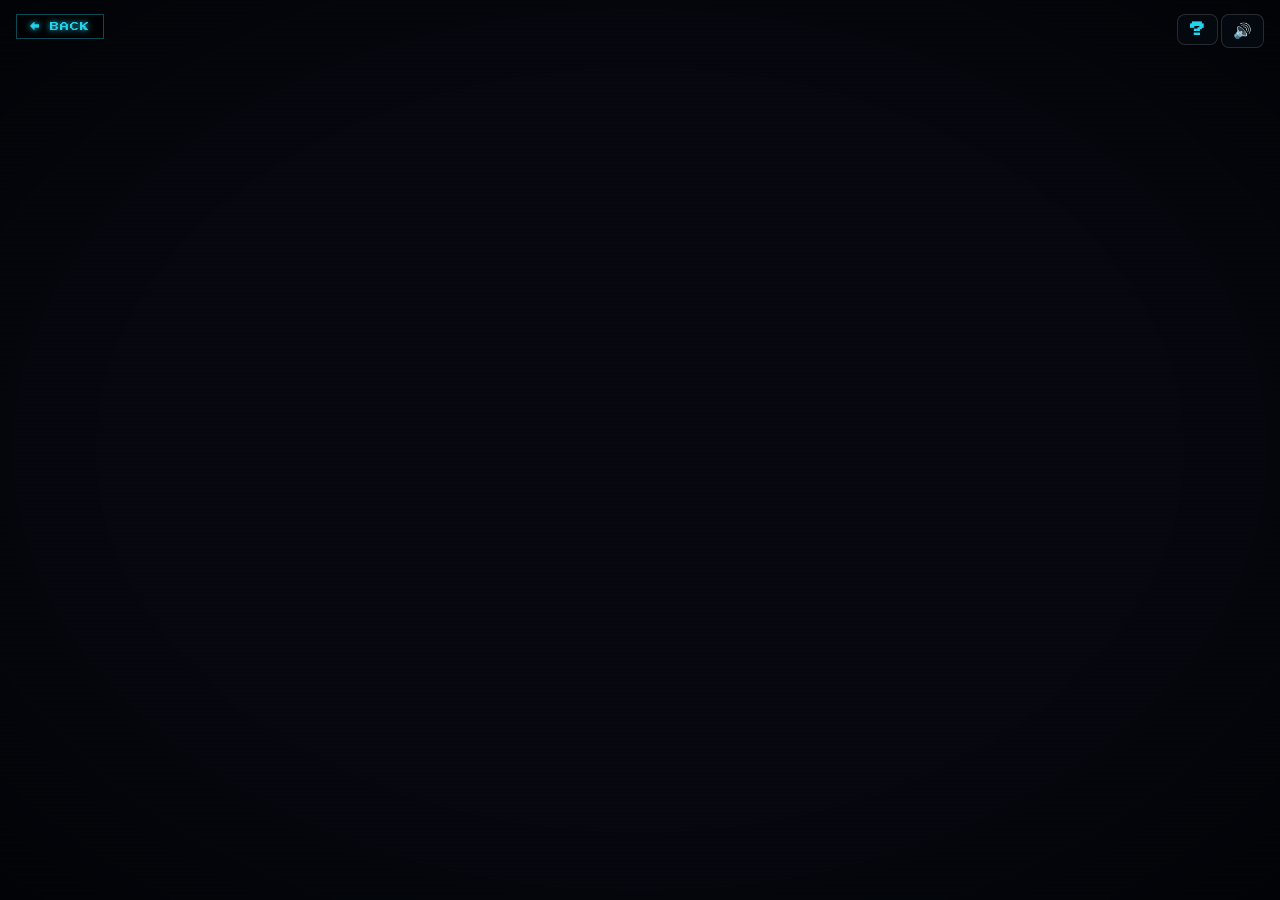
<file: openflight-sim/index.html>
<!DOCTYPE html>
<html lang="en">
<head>
<meta charset="UTF-8" />
<meta name="viewport" content="width=device-width, initial-scale=1.0, maximum-scale=1.0, user-scalable=no" />
<meta name="theme-color" content="#05080f" />
<title>OpenFlight Sim — Zouroboros Arcade</title>
<link rel="icon" href="data:," />
<link rel="preconnect" href="https://fonts.googleapis.com" />
<link rel="preconnect" href="https://fonts.gstatic.com" crossorigin />
<link href="https://fonts.googleapis.com/css2?family=Press+Start+2P&family=Share+Tech+Mono&display=swap" rel="stylesheet" />
<style>
  :root {
    --cyan: #22d3ee;
    --amber: #f7bf53;
    --green: #46e36b;
    --red: #ff4d4d;
    --magenta: #f472b6;
    --ink: #d7e3f0;
    --dim: #6b7a8f;
    --panel: rgba(6, 10, 18, 0.82);
    --pixel: 'Press Start 2P', monospace;
    --mono: 'Share Tech Mono', ui-monospace, monospace;
  }
  *, *::before, *::after { box-sizing: border-box; margin: 0; padding: 0; }
  html, body { height: 100%; overflow: hidden; background: #05080f; color: var(--ink); font-family: var(--mono); }
  #scene { display: block; position: fixed; inset: 0; width: 100vw; height: 100vh; }

  /* ── CRT overlay ──────────────────────────────────────────── */
  .crt::after {
    content: ''; position: fixed; inset: 0; pointer-events: none; z-index: 40;
    background: repeating-linear-gradient(0deg, transparent 0 3px, rgba(0,0,0,0.18) 3px 4px);
    mix-blend-mode: multiply;
  }
  .crt::before {
    content: ''; position: fixed; inset: 0; pointer-events: none; z-index: 41;
    background: radial-gradient(ellipse at 50% 50%, transparent 60%, rgba(0,0,0,0.55) 100%);
  }

  /* ── Back link + mute ────────────────────────────────────── */
  #back-link {
    position: fixed; top: 14px; left: 16px; z-index: 60;
    color: var(--cyan); text-decoration: none; font-family: var(--pixel);
    font-size: 9px; letter-spacing: 1px; text-shadow: 0 0 6px var(--cyan);
    background: rgba(0,0,0,0.7); padding: 7px 13px; border: 1px solid rgba(34,211,238,0.35);
  }
  #back-link:hover { text-shadow: 0 0 14px var(--cyan), 0 0 28px var(--cyan); border-color: var(--cyan); }
  #mute-btn {
    position: fixed; top: 14px; right: 16px; z-index: 60;
    background: var(--panel); border: 1px solid rgba(255,255,255,0.14);
    color: var(--ink); border-radius: 8px; padding: 7px 11px; font-size: 15px;
    cursor: pointer; backdrop-filter: blur(6px);
  }
  #help-btn {
    position: fixed; top: 14px; right: 62px; z-index: 60;
    background: var(--panel); border: 1px solid rgba(255,255,255,0.14);
    color: var(--cyan); border-radius: 8px; padding: 7px 12px; font-size: 15px;
    cursor: pointer; backdrop-filter: blur(6px); font-family: var(--pixel);
    line-height: 1; font-weight: 700;
  }
  #help-btn:hover, #mute-btn:hover { border-color: var(--cyan); }

  /* ── Instruments overlay ─────────────────────────────────── */
  #hud { position: fixed; inset: 0; z-index: 30; pointer-events: none; display: none; }

  /* Glass HUD (toggleable) */
  .ofs-glass { position: absolute; inset: 0; pointer-events: none; }
  .ofs-glass-svg { position: absolute; inset: 0; width: 100%; height: 100%; }
  .ofs-h-line { stroke: rgba(70,227,107,0.75); stroke-width: 2; }
  .ofs-h-tick { stroke: rgba(70,227,107,0.6); stroke-width: 2; }
  .ofs-h-num { fill: rgba(70,227,107,0.8); font: 22px var(--mono); }
  .ofs-bore-line { stroke: var(--amber); stroke-width: 3; fill: none; }
  .ofs-fpm-ring { fill: none; stroke: var(--green); stroke-width: 3; }
  .ofs-fpm-wings { stroke: var(--green); stroke-width: 3; }
  .ofs-tape {
    position: absolute; background: rgba(4,10,16,0.5); border: 1px solid rgba(70,227,107,0.4);
    color: var(--green); font-family: var(--mono); padding: 5px 9px; text-shadow: 0 0 6px rgba(70,227,107,0.5);
    display: flex; gap: 5px; align-items: baseline;
  }
  .ofs-tape b { font-size: 22px; color: #d6ffe2; }
  .ofs-tape-l { font-size: 10px; opacity: 0.7; }
  .ofs-tape-u { font-size: 10px; opacity: 0.6; }
  .ofs-tape-left { left: 24px; top: 50%; transform: translateY(-50%); flex-direction: column; align-items: flex-start; }
  .ofs-tape-right { right: 24px; top: 50%; transform: translateY(-160%); flex-direction: column; align-items: flex-end; }
  .ofs-tape-top { top: 54px; left: 50%; transform: translateX(-50%); }
  .ofs-tape-vsi { right: 24px; top: 50%; transform: translateY(60%); flex-direction: column; align-items: flex-end; }

  /* Analog six-pack (+power) rack */
  .ofs-rack {
    position: absolute; left: 50%; bottom: 12px; transform: translateX(-50%);
    display: flex; gap: 8px; padding: 8px 10px; background: rgba(4,7,13,0.72);
    border: 1px solid rgba(255,255,255,0.08); border-radius: 10px; backdrop-filter: blur(6px);
    max-width: 96vw; flex-wrap: nowrap;
  }
  .ofs-gauge { position: relative; width: 92px; height: 108px; }
  .ofs-gauge svg { width: 92px; height: 92px; display: block; }
  .ofs-gauge-cap {
    position: absolute; bottom: 2px; left: 0; right: 0; text-align: center;
    font-family: var(--pixel); font-size: 7px; color: var(--dim); letter-spacing: 0.1em;
  }
  .ofs-gauge-sub { position: absolute; top: 2px; left: 0; right: 0; text-align: center; font-size: 7px; color: var(--dim); }
  .ofs-bezel { fill: #0b1018; stroke: rgba(255,255,255,0.18); stroke-width: 2; }
  .ofs-dial { fill: #05070c; }
  .ofs-dial-ring { fill: none; stroke: rgba(255,255,255,0.2); stroke-width: 2; }
  .ofs-tick { stroke: rgba(215,227,240,0.65); stroke-width: 2; }
  .ofs-tick-num { fill: rgba(215,227,240,0.75); font: 11px var(--mono); }
  .ofs-needle-line { stroke: var(--cyan); stroke-width: 3; stroke-linecap: round; }
  .ofs-needle-k .ofs-needle-line { stroke: var(--ink); stroke-width: 5; }
  .ofs-needle-hub { fill: #e8f6ff; }
  .ofs-gauge-val { fill: #eafcff; font: 700 15px var(--mono); }
  /* Attitude indicator */
  .ofs-ai-sky { fill: #2a6fb0; }
  .ofs-ai-gnd { fill: #6b4a2a; }
  .ofs-ai-horizon { stroke: #eafcff; stroke-width: 2; }
  .ofs-ai-ladder { stroke: rgba(255,255,255,0.8); stroke-width: 1.5; }
  .ofs-ai-plane { stroke: var(--amber); stroke-width: 3; fill: none; }
  .ofs-ai-ptr { fill: var(--amber); }
  /* Turn coordinator */
  .ofs-tc-mark { stroke: var(--amber); stroke-width: 3; }
  .ofs-tc-cap { fill: var(--dim); font: 7px var(--mono); }
  .ofs-tc-body { stroke: var(--cyan); stroke-width: 3; fill: none; stroke-linecap: round; }
  .ofs-tc-hub { fill: var(--cyan); }
  .ofs-tc-race { fill: none; stroke: rgba(255,255,255,0.25); stroke-width: 3; }
  .ofs-tc-cage { stroke: rgba(255,255,255,0.4); stroke-width: 1.5; }
  .ofs-tc-ball { fill: #1a1a1a; stroke: #d8d8d8; stroke-width: 1; }
  /* Heading indicator */
  .ofs-hi-tick { stroke: rgba(215,227,240,0.6); stroke-width: 2; }
  .ofs-hi-num { fill: rgba(215,227,240,0.85); font: 9px var(--mono); }
  .ofs-hi-plane { stroke: var(--amber); stroke-width: 2.5; fill: none; }

  /* Panel — throttle / fuel / gear / flaps / stall */
  .ofs-panel {
    position: absolute; left: 16px; bottom: 16px; width: 190px;
    background: var(--panel); border: 1px solid rgba(255,255,255,0.10); padding: 12px;
    font-family: var(--mono); font-size: 12px; display: flex; flex-direction: column; gap: 9px;
    backdrop-filter: blur(6px);
  }
  .ofs-panel-row { display: flex; align-items: center; justify-content: space-between; gap: 10px; }
  .ofs-panel-row > span { color: var(--dim); letter-spacing: 0.1em; font-size: 10px; }
  .ofs-panel-row > b { color: var(--ink); font-size: 13px; }
  .ofs-panel-row > b.up { color: var(--amber); }
  .ofs-bar { flex: 1; height: 9px; background: rgba(255,255,255,0.10); border-radius: 5px; overflow: hidden; }
  .ofs-bar > i { display: block; height: 100%; width: 0; background: linear-gradient(90deg, var(--cyan), var(--green)); transition: width 0.1s linear; }
  .ofs-bar > i.warn { background: linear-gradient(90deg, var(--red), var(--amber)); }
  .ofs-stall { justify-content: center; }
  .ofs-stall > b { font-family: var(--pixel); font-size: 9px; color: rgba(255,77,77,0.18); letter-spacing: 0.14em; }
  .ofs-stall > b.on { color: var(--red); text-shadow: 0 0 10px var(--red); animation: ofs-blink 0.4s steps(1) infinite; }
  @keyframes ofs-blink { 50% { opacity: 0.25; } }

  /* On-screen touch controls */
  .ofs-touch { position: fixed; inset: 0; z-index: 45; pointer-events: none; display: none; }
  .ofs-touch.is-touch { display: block; }
  .ofs-touch > * { pointer-events: auto; }
  .ofs-stick {
    position: absolute; left: 20px; bottom: 26px; width: 140px; height: 140px; border-radius: 50%;
    background: rgba(10,16,26,0.5); border: 2px solid rgba(34,211,238,0.35); touch-action: none;
  }
  .ofs-stick-knob {
    position: absolute; left: 50%; top: 50%; width: 54px; height: 54px; margin: -27px 0 0 -27px;
    border-radius: 50%; background: rgba(34,211,238,0.35); border: 2px solid var(--cyan);
  }
  .ofs-thr {
    position: absolute; right: 22px; bottom: 26px; width: 54px; height: 150px; border-radius: 10px;
    background: rgba(10,16,26,0.5); border: 2px solid rgba(70,227,107,0.4); overflow: hidden; touch-action: none;
  }
  .ofs-thr > i { position: absolute; left: 0; right: 0; bottom: 0; height: 60%; background: linear-gradient(0deg, var(--green), rgba(70,227,107,0.2)); }
  .ofs-thr-knob { position: absolute; left: 4px; right: 4px; height: 8px; bottom: calc(60% - 12px); background: #eafcff; border-radius: 3px; }
  .ofs-thr > span { position: absolute; bottom: 4px; left: 0; right: 0; text-align: center; font: 8px var(--pixel); color: var(--dim); }
  .ofs-touch-btns { position: absolute; right: 18px; top: 64px; display: flex; flex-direction: column; gap: 8px; }
  .ofs-tbtn {
    width: 62px; padding: 9px 0; border-radius: 8px; background: rgba(10,16,26,0.6);
    border: 1px solid rgba(255,255,255,0.2); color: var(--ink); font: 9px var(--pixel); letter-spacing: 0.06em;
  }
  .ofs-tbtn.on { border-color: var(--cyan); color: var(--cyan); background: rgba(34,211,238,0.16); }

  /* Controls-reference modal */
  #controls-modal {
    position: fixed; inset: 0; z-index: 70; display: none; align-items: center; justify-content: center;
    background: rgba(3,5,12,0.8); backdrop-filter: blur(5px); padding: 20px;
  }
  #controls-modal.is-open { display: flex; }
  .ofs-modal-card {
    background: #070b14; border: 1px solid rgba(34,211,238,0.4); border-radius: 12px; padding: 24px 26px;
    max-width: 640px; width: 100%; max-height: 88vh; overflow: auto; box-shadow: 0 0 40px rgba(34,211,238,0.2);
  }
  .ofs-modal-title { font-family: var(--pixel); font-size: 16px; color: var(--cyan); letter-spacing: 0.12em; text-shadow: 0 0 8px var(--cyan); margin-bottom: 18px; }
  .ofs-modal-grid { display: grid; grid-template-columns: 1fr 1fr; gap: 22px; }
  .ofs-modal-head { font-family: var(--pixel); font-size: 9px; color: var(--green); letter-spacing: 0.12em; margin: 12px 0 8px; }
  .ofs-modal-head:first-child { margin-top: 0; }
  .ofs-modal-card ul { list-style: none; display: flex; flex-direction: column; gap: 6px; }
  .ofs-modal-card li { display: flex; align-items: center; gap: 6px; font-family: var(--mono); font-size: 13px; color: var(--ink); }
  .ofs-modal-card li span { color: var(--dim); }
  .ofs-modal-card kbd {
    display: inline-block; min-width: 22px; padding: 2px 6px; border: 1px solid rgba(255,255,255,0.22);
    border-radius: 4px; font-family: var(--mono); font-size: 11px; color: var(--ink); background: rgba(255,255,255,0.05); text-align: center;
  }
  #controls-close { margin-top: 20px; }

  /* ── Screens ─────────────────────────────────────────────── */
  #screen-root { position: fixed; inset: 0; z-index: 50; }
  .ofs-screen {
    position: fixed; inset: 0; display: none; align-items: center; justify-content: safe center;
    flex-direction: column; text-align: center; padding: 28px;
    /* The briefing grid is taller than a phone viewport (≈928 px on a 844 px
       screen), which put LAUNCH below the fold with body overflow hidden — the
       game could not be started by touch. Let the screen scroll instead. */
    overflow-y: auto; -webkit-overflow-scrolling: touch;
    background: radial-gradient(ellipse at 50% 25%, rgba(10,30,50,0.55), rgba(3,5,12,0.94));
    backdrop-filter: blur(5px);
  }
  .ofs-screen.is-active { display: flex; }
  .ofs-logo {
    font-family: var(--pixel); font-size: clamp(22px, 4.6vw, 46px); color: var(--cyan);
    text-shadow: 0 0 8px var(--cyan), 0 0 28px rgba(34,211,238,0.6), 0 0 60px rgba(34,211,238,0.3);
    letter-spacing: 0.08em; line-height: 1.25;
  }
  .ofs-sub { font-family: var(--pixel); font-size: 9px; color: var(--amber); letter-spacing: 0.18em; margin-top: 14px; text-shadow: 0 0 8px var(--amber); }
  .ofs-tag { font-family: var(--mono); font-size: 14px; color: var(--dim); max-width: 560px; margin: 18px auto 0; line-height: 1.6; }
  .ofs-credit { font-family: var(--pixel); font-size: 8px; color: var(--dim); margin-top: 26px; letter-spacing: 0.12em; }
  .ofs-cta {
    margin-top: 22px; font-family: var(--pixel); font-size: 11px; color: var(--ink);
    border: 2px solid var(--cyan); padding: 13px 26px; cursor: pointer; background: transparent;
    letter-spacing: 0.12em; transition: all 0.12s; text-shadow: 0 0 6px var(--cyan);
  }
  .ofs-cta:hover { background: var(--cyan); color: #05080f; text-shadow: none; box-shadow: 0 0 22px var(--cyan); }
  .ofs-hint { font-family: var(--mono); font-size: 12px; color: var(--dim); margin-top: 18px; }
  .ofs-hint kbd {
    display: inline-block; min-width: 26px; padding: 3px 7px; margin: 0 3px;
    border: 1px solid rgba(255,255,255,0.22); border-radius: 5px; font-family: var(--mono);
    font-size: 11px; color: var(--ink); background: rgba(255,255,255,0.05);
  }
  .ofs-brief-grid { display: flex; flex-direction: column; gap: 16px; max-width: 640px; width: 100%; margin-top: 20px; }
  .ofs-brief-section { text-align: left; }
  .ofs-brief-label { font-family: var(--pixel); font-size: 9px; color: var(--green); letter-spacing: 0.14em; margin-bottom: 8px; text-shadow: 0 0 6px var(--green); }
  .ofs-pick { display: flex; flex-wrap: wrap; gap: 8px; }
  .ofs-pick button {
    flex: 1 1 180px; cursor: pointer; background: rgba(255,255,255,0.04); border: 1px solid rgba(255,255,255,0.16);
    color: var(--ink); padding: 10px 14px; font-family: var(--mono); font-size: 14px; text-align: left; transition: 0.12s;
  }
  .ofs-pick button small { display: block; font-size: 11px; color: var(--dim); margin-top: 4px; }
  .ofs-pick button.sel { border-color: var(--cyan); background: rgba(34,211,238,0.14); box-shadow: 0 0 0 2px rgba(34,211,238,0.18) inset; }
  .ofs-row { display: flex; gap: 12px; justify-content: center; flex-wrap: wrap; margin-top: 20px; }
  .ofs-cta.ghost { border-color: rgba(255,255,255,0.25); color: var(--dim); text-shadow: none; font-size: 10px; padding: 10px 18px; }

  /* ── Mission banner (top-centre, live objective) ─────────── */
  #mission-banner {
    position: fixed; top: 52px; left: 50%; transform: translateX(-50%); z-index: 35;
    display: none; align-items: center; gap: 12px; pointer-events: none;
    background: rgba(4,7,13,0.72); border: 1px solid rgba(34,211,238,0.35);
    border-radius: 8px; padding: 7px 14px; backdrop-filter: blur(6px);
    font-family: var(--mono); text-shadow: 0 0 6px rgba(34,211,238,0.35);
  }
  #mission-banner-label { font-family: var(--pixel); font-size: 9px; color: var(--cyan); letter-spacing: 0.12em; }
  #mission-banner-detail { font-size: 13px; color: var(--ink); }
  #mission-banner-best { font-size: 9px; color: var(--amber); font-family: var(--pixel); letter-spacing: 0.1em; }

  /* ── Debrief ─────────────────────────────────────────────── */
  .ofs-debrief-high { font-family: var(--pixel); font-size: 9px; color: var(--dim); letter-spacing: 0.12em; margin-top: 18px; }
  .ofs-record { color: var(--amber); text-shadow: 0 0 12px var(--amber); animation: ofs-blink 0.6s steps(1) infinite; }
  .ofs-debrief-title { font-family: var(--pixel); font-size: clamp(18px, 3.4vw, 30px); color: var(--ink); margin-bottom: 14px; letter-spacing: 0.08em; }
  .ofs-debrief-grade { font-family: var(--pixel); font-size: clamp(48px, 10vw, 88px); line-height: 1; margin: 6px 0; }
  .ofs-debrief-grade.grade-S { color: var(--amber); text-shadow: 0 0 20px var(--amber); }
  .ofs-debrief-grade.grade-A { color: var(--green); text-shadow: 0 0 16px var(--green); }
  .ofs-debrief-grade.grade-B { color: var(--cyan); text-shadow: 0 0 14px var(--cyan); }
  .ofs-debrief-grade.grade-C { color: var(--ink); }
  .ofs-debrief-grade.grade-D { color: var(--red); text-shadow: 0 0 14px var(--red); }
  .ofs-debrief-score { font-family: var(--mono); font-size: 28px; color: var(--ink); }
  .ofs-debrief-score span { font-size: 16px; color: var(--dim); }
  .ofs-debrief-summary { font-family: var(--mono); font-size: 14px; color: var(--dim); margin: 16px auto 0; max-width: 480px; }
  .ofs-debrief-stats { display: flex; gap: 26px; margin: 22px 0 6px; flex-wrap: wrap; justify-content: center; }
  .ofs-debrief-stats > div { display: flex; flex-direction: column; gap: 4px; }
  .ofs-debrief-stats span { font-size: 10px; color: var(--dim); letter-spacing: 0.12em; text-transform: uppercase; }
  .ofs-debrief-stats b { font-size: 20px; color: var(--cyan); }

  /* ── Pause ───────────────────────────────────────────────── */
  .ofs-pause-title { font-family: var(--pixel); font-size: clamp(28px, 6vw, 54px); color: var(--amber); text-shadow: 0 0 12px var(--amber); letter-spacing: 0.1em; }

  @media (max-width: 860px) {
    .ofs-rack { gap: 4px; padding: 5px 6px; }
    .ofs-gauge { width: 62px; height: 74px; }
    .ofs-gauge svg { width: 62px; height: 62px; }
    .ofs-panel { width: 150px; font-size: 11px; padding: 9px; }
    .ofs-modal-grid { grid-template-columns: 1fr; gap: 10px; }
  }
  @media (max-width: 560px) {
    .ofs-rack { flex-wrap: wrap; justify-content: center; max-width: 88vw; }
    .ofs-panel { width: 128px; }
  }
</style>
</head>
<body class="crt">

<canvas id="scene"></canvas>

<a id="back-link" href="../index.html" title="Back to Arcade">← BACK</a>
<button id="help-btn" title="Controls (C)" aria-label="Controls reference">?</button>
<button id="mute-btn" title="Mute (M)" aria-pressed="false">🔊</button>

<div id="hud"></div>

<!-- Live mission objective banner (shown only while flying) -->
<div id="mission-banner">
  <span id="mission-banner-label"></span>
  <span id="mission-banner-detail"></span>
  <span id="mission-banner-best"></span>
</div>

<!-- Controls reference — reachable from the shell (button or C key) -->
<div id="controls-modal" role="dialog" aria-modal="true" aria-label="Controls reference">
  <div class="ofs-modal-card">
    <div class="ofs-modal-title">CONTROLS</div>
    <div class="ofs-modal-grid">
      <div>
        <div class="ofs-modal-head">▸ KEYBOARD</div>
        <ul>
          <li><kbd>↑</kbd><kbd>↓</kbd> / <kbd>W</kbd><kbd>S</kbd><span>pitch</span></li>
          <li><kbd>←</kbd><kbd>→</kbd> / <kbd>A</kbd><kbd>D</kbd><span>roll</span></li>
          <li><kbd>Q</kbd><kbd>E</kbd><span>yaw / rudder</span></li>
          <li><kbd>Shift</kbd><kbd>Ctrl</kbd><span>throttle up / down</span></li>
          <li><kbd>F</kbd><span>flaps (detent)</span></li>
          <li><kbd>G</kbd><span>gear up / down</span></li>
          <li><kbd>Space</kbd><span>wheel brakes</span></li>
          <li><kbd>V</kbd><span>cycle view</span></li>
          <li><kbd>H</kbd><span>toggle HUD</span></li>
          <li><kbd>M</kbd><span>mute</span></li>
          <li><kbd>P</kbd><span>pause</span></li>
          <li><kbd>Esc</kbd><span>back to arcade</span></li>
        </ul>
      </div>
      <div>
        <div class="ofs-modal-head">▸ MOUSE YOKE</div>
        <ul>
          <li><span>Hold the left button over the scene and steer with the pointer; release re-centres.</span></li>
        </ul>
        <div class="ofs-modal-head">▸ GAMEPAD</div>
        <ul>
          <li><span>Left stick — pitch / roll</span></li>
          <li><span>Right stick X — rudder</span></li>
          <li><span>Right trigger — throttle</span></li>
        </ul>
        <div class="ofs-modal-head">▸ TOUCH</div>
        <ul>
          <li><span>Left stick — pitch / roll</span></li>
          <li><span>Right slider — throttle</span></li>
          <li><span>Buttons — gear, flap, brake, view, HUD</span></li>
        </ul>
      </div>
    </div>
    <button class="ofs-cta ghost" id="controls-close">CLOSE</button>
  </div>
</div>

<div id="screen-root" data-screen="title">
  <!-- Title -->
  <section class="ofs-screen" id="screen-title">
    <div class="ofs-logo">OPENFLIGHT<br />SIM</div>
    <div class="ofs-sub">— STUDY-LEVEL BROWSER FLIGHT —</div>
    <div class="ofs-tag">A fixed-step rigid-body flight simulator built by the Zouroboros Software Factory. ISA atmosphere, 6-DOF flight dynamics, three airframes, and a ground-reaction model fly over seeded procedural terrain with a marked airfield, PAPI, and layered sky.</div>
    <button class="ofs-cta" id="start-btn">▶ START</button>
    <div class="ofs-hint"><kbd>Enter</kbd>/<kbd>Space</kbd> begin &nbsp; <kbd>P</kbd> pause &nbsp; <kbd>C</kbd> controls &nbsp; <kbd>Esc</kbd> back to arcade</div>
    <div class="ofs-credit">OFS-005 · MISSIONS · GATES · LANDING GRADE · DEBRIEF · v0.5.0</div>
  </section>

  <!-- Briefing -->
  <section class="ofs-screen" id="screen-briefing">
    <div class="ofs-logo" style="font-size:clamp(18px,3.4vw,30px)">FLIGHT BRIEFING</div>
    <div class="ofs-brief-grid">
      <div class="ofs-brief-section">
        <div class="ofs-brief-label">▸ AIRFRAME</div>
        <div class="ofs-pick" id="briefing-airframe"></div>
      </div>
      <div class="ofs-brief-section">
        <div class="ofs-brief-label">▸ MISSION</div>
        <div class="ofs-pick" id="briefing-mission"></div>
      </div>
      <div class="ofs-brief-section">
        <div class="ofs-brief-label">▸ WEATHER</div>
        <div class="ofs-pick" id="briefing-weather"></div>
      </div>
    </div>
    <div class="ofs-row">
      <button class="ofs-cta" id="launch-btn">▲ LAUNCH</button>
      <button class="ofs-cta ghost" id="briefing-back-btn">BACK</button>
    </div>
    <div class="ofs-hint"><kbd>Enter</kbd> launch &nbsp; <kbd>Backspace</kbd> back</div>
  </section>

  <!-- Pause -->
  <section class="ofs-screen" id="screen-paused">
    <div class="ofs-pause-title">PAUSED</div>
    <div class="ofs-tag">Simulation clock held. The integrator is bounded and waiting.</div>
    <button class="ofs-cta" id="resume-btn">▶ RESUME</button>
    <button class="ofs-cta ghost" id="pause-quit-btn">QUIT TO TITLE</button>
    <div class="ofs-hint"><kbd>P</kbd> resume &nbsp; <kbd>Esc</kbd> back to arcade</div>
  </section>

  <!-- Debrief -->
  <section class="ofs-screen" id="screen-debrief">
    <div class="ofs-debrief-title">DEBRIEF</div>
    <div id="debrief-content"></div>
    <div class="ofs-row">
      <button class="ofs-cta" id="retry-btn">↻ AGAIN</button>
      <button class="ofs-cta ghost" id="debrief-menu-btn">TITLE</button>
    </div>
    <div class="ofs-hint"><kbd>Enter</kbd> again &nbsp; <kbd>Backspace</kbd> title</div>
  </section>
</div>

<script type="importmap">
{ "imports": { "three": "https://esm.sh/three@0.160.0" } }
</script>
<script type="module" src="./src/main.js"></script>
</body>
</html>
</file>
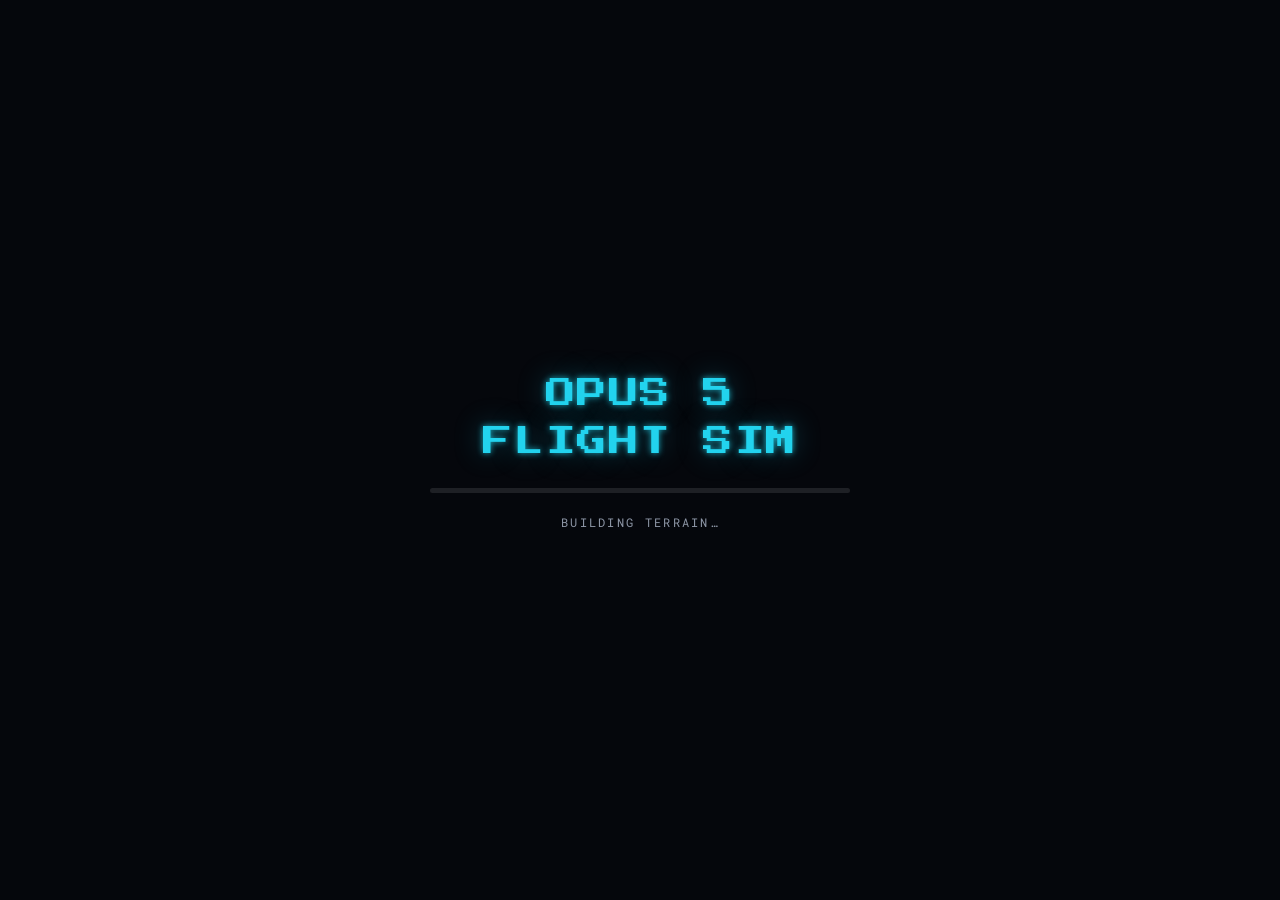
<file: opus5-flight-sim/index.html>
<!DOCTYPE html>
<html lang="en">
<head>
<meta charset="UTF-8" />
<meta name="viewport" content="width=device-width, initial-scale=1.0, maximum-scale=1.0, user-scalable=no, viewport-fit=cover" />
<title>Opus 5 Flight Sim — Zouroboros Arcade</title>
<meta name="description" content="An ultra-realistic browser flight simulator: six-degree-of-freedom aerodynamics, ISA atmosphere, wind and turbulence, three airframes, and a full analog panel." />
<link rel="icon" href="data:image/svg+xml,%3Csvg xmlns='http://www.w3.org/2000/svg' viewBox='0 0 32 32'%3E%3Ctext y='26' font-size='26'%3E%E2%9C%88%EF%B8%8F%3C/text%3E%3C/svg%3E" />
<link rel="preconnect" href="https://fonts.googleapis.com" />
<link rel="preconnect" href="https://fonts.gstatic.com" crossorigin />
<link href="https://fonts.googleapis.com/css2?family=Press+Start+2P&family=Roboto+Condensed:wght@400;700&family=Roboto+Mono:wght@400;500;700&display=swap" rel="stylesheet" />

<style>
:root{
  --ink:#e8edf5;
  --dim:#8d96a6;
  --cyan:#22d3ee;
  --amber:#f5c542;
  --green:#7ef7c0;
  --red:#ff5a5a;
  --panel:rgba(10,13,19,.86);
  --edge:rgba(255,255,255,.12);
  --pixel:'Press Start 2P', monospace;
  --cond:'Roboto Condensed', 'Arial Narrow', Arial, sans-serif;
  --mono:'Roboto Mono', 'Courier New', monospace;
}
*,*::before,*::after{box-sizing:border-box;margin:0;padding:0;-webkit-tap-highlight-color:transparent;}
html,body{height:100%;overflow:hidden;background:#05070c;color:var(--ink);font-family:var(--cond);}
canvas{display:block;}
button{font-family:inherit;color:inherit;cursor:pointer;}

#scene{position:fixed;inset:0;z-index:1;}
#hud{position:fixed;inset:0;z-index:5;pointer-events:none;}
#nav{position:fixed;right:14px;bottom:14px;z-index:7;width:190px;height:190px;border-radius:10px;
  background:var(--panel);border:1px solid var(--edge);backdrop-filter:blur(6px);display:none;}
#nav.on{display:block;}

/* ── top strip ─────────────────────────────── */
#top{position:fixed;top:0;left:0;right:0;z-index:8;display:flex;justify-content:space-between;
  align-items:flex-start;gap:10px;padding:10px 14px;pointer-events:none;}
.chip{background:var(--panel);border:1px solid var(--edge);border-radius:9px;padding:7px 12px;
  backdrop-filter:blur(6px);box-shadow:0 6px 22px rgba(0,0,0,.45);}
.chip .k{font-size:9px;letter-spacing:.18em;text-transform:uppercase;color:var(--dim);}
.chip .v{font-family:var(--mono);font-size:19px;font-weight:700;line-height:1.15;margin-top:2px;}
#objective .v{font-size:14px;color:var(--cyan);}
#scoreChip .v{color:var(--amber);}
#topRight{display:flex;gap:8px;align-items:flex-start;}

/* ── annunciators ──────────────────────────── */
#annun{position:fixed;top:78px;left:50%;transform:translateX(-50%);z-index:8;display:flex;
  gap:7px;flex-wrap:wrap;justify-content:center;pointer-events:none;max-width:92vw;}
.ann{font-family:var(--mono);font-size:12px;font-weight:700;letter-spacing:.12em;padding:5px 11px;
  border-radius:6px;border:1px solid currentColor;background:rgba(0,0,0,.55);display:none;}
.ann.on{display:block;animation:annpulse 1s ease-in-out infinite;}
.ann.steady.on{animation:none;}
@keyframes annpulse{50%{opacity:.35;}}
.ann.warn{color:var(--amber);} .ann.crit{color:var(--red);} .ann.ok{color:var(--green);} .ann.info{color:var(--cyan);}

/* ── message ticker ────────────────────────── */
#ticker{position:fixed;left:50%;top:50%;transform:translate(-50%,-50%);z-index:9;text-align:center;
  font-family:var(--pixel);font-size:15px;color:var(--amber);text-shadow:0 3px 22px rgba(0,0,0,.9);
  opacity:0;transition:opacity .25s;pointer-events:none;letter-spacing:.05em;}
#ticker.on{opacity:1;}

/* ── instrument panel ──────────────────────── */
#panelWrap{position:fixed;left:0;right:0;bottom:0;z-index:6;display:none;pointer-events:none;
  background:linear-gradient(to bottom, rgba(6,8,12,0) 0%, rgba(6,8,12,.75) 24%, #0b0d12 46%);
  padding-top:36px;}
#panelWrap.on{display:block;}
#panelCanvas{display:block;margin:0 auto;aspect-ratio:1180/470;height:min(34vh,300px);width:auto;max-width:96vw;}
#panelStrip{max-width:1080px;margin:0 auto;display:flex;gap:8px;justify-content:center;flex-wrap:wrap;
  padding:6px 8px 10px;}
.sw{font-family:var(--mono);font-size:11px;letter-spacing:.1em;padding:4px 9px;border-radius:5px;
  border:1px solid rgba(255,255,255,.16);color:var(--dim);background:rgba(255,255,255,.03);}
.sw b{color:var(--ink);font-weight:700;}
.sw.hot b{color:var(--amber);}

/* ── touch controls ────────────────────────── */
#touch{position:fixed;inset:0;z-index:7;display:none;pointer-events:none;}
#touch.on{display:block;}
#stick{position:absolute;left:16px;bottom:16px;width:148px;height:148px;border-radius:50%;
  border:2px solid rgba(255,255,255,.20);background:rgba(10,14,22,.45);pointer-events:auto;
  touch-action:none;backdrop-filter:blur(4px);}
#knob{position:absolute;left:50%;top:50%;width:56px;height:56px;margin:-28px 0 0 -28px;border-radius:50%;
  background:rgba(34,211,238,.45);border:2px solid rgba(34,211,238,.85);}
#thr{position:absolute;right:16px;bottom:16px;width:62px;height:190px;border-radius:12px;
  border:2px solid rgba(255,255,255,.20);background:rgba(10,14,22,.45);pointer-events:auto;
  touch-action:none;backdrop-filter:blur(4px);}
#thrKnob{position:absolute;left:4px;right:4px;height:26px;bottom:0;border-radius:8px;
  background:rgba(245,197,66,.55);border:1px solid rgba(245,197,66,.9);transform:translateY(50%);}
#thrLabel{position:absolute;left:0;right:0;top:-20px;text-align:center;font-family:var(--mono);
  font-size:11px;color:var(--dim);letter-spacing:.12em;}
#tbtns{position:absolute;right:92px;bottom:16px;display:flex;flex-direction:column;gap:8px;pointer-events:auto;}
.tb{width:62px;height:44px;border-radius:9px;border:1px solid rgba(255,255,255,.22);
  background:rgba(10,14,22,.55);color:var(--ink);font-family:var(--mono);font-size:12px;
  font-weight:700;letter-spacing:.06em;backdrop-filter:blur(4px);}
.tb:active{background:rgba(34,211,238,.35);}

/* ── screens ───────────────────────────────── */
.screen{position:fixed;inset:0;z-index:20;display:none;flex-direction:column;align-items:center;
  justify-content:flex-start;overflow-y:auto;overscroll-behavior:contain;
  background:radial-gradient(ellipse at 50% -10%, rgba(20,40,70,.75), rgba(4,6,11,.97));
  backdrop-filter:blur(7px);padding:28px 18px 44px;}
.screen.on{display:flex;}
.screen::-webkit-scrollbar{width:8px;}
.screen::-webkit-scrollbar-thumb{background:rgba(255,255,255,.18);border-radius:4px;}

.title{font-family:var(--pixel);font-size:clamp(15px,3.4vw,30px);color:var(--cyan);letter-spacing:.05em;
  text-align:center;line-height:1.6;text-shadow:0 0 6px rgba(34,211,238,.8),0 0 28px rgba(34,211,238,.35);}
.sub{margin-top:14px;font-family:var(--mono);font-size:12px;letter-spacing:.24em;color:var(--dim);
  text-transform:uppercase;text-align:center;}
.rule{width:min(940px,94vw);height:1px;background:linear-gradient(90deg,transparent,rgba(34,211,238,.5),transparent);margin:22px 0;}

.sect{width:min(940px,94vw);margin-bottom:22px;}
.sect h2{font-family:var(--pixel);font-size:10px;letter-spacing:.16em;color:var(--green);margin-bottom:12px;}
.grid{display:grid;gap:10px;}
.grid.a3{grid-template-columns:repeat(auto-fit,minmax(250px,1fr));}
.grid.a2{grid-template-columns:repeat(auto-fit,minmax(280px,1fr));}

.card{position:relative;text-align:left;background:rgba(255,255,255,.035);border:1px solid var(--edge);
  border-radius:11px;padding:14px 15px;transition:border-color .13s,background .13s,transform .13s;}
.card:hover{border-color:rgba(34,211,238,.55);background:rgba(34,211,238,.07);}
.card.sel{border-color:var(--cyan);background:rgba(34,211,238,.12);box-shadow:0 0 0 1px rgba(34,211,238,.35),0 10px 30px rgba(0,0,0,.5);}
.card .cname{font-family:var(--pixel);font-size:11px;letter-spacing:.04em;color:var(--ink);line-height:1.5;}
.card .cclass{margin-top:7px;font-family:var(--mono);font-size:11px;letter-spacing:.1em;color:var(--cyan);text-transform:uppercase;}
.card .cdesc{margin-top:9px;font-size:13.5px;line-height:1.55;color:#b3bcca;}
.card .cstats{margin-top:11px;display:flex;flex-wrap:wrap;gap:6px;}
.card .cstats span{font-family:var(--mono);font-size:10.5px;letter-spacing:.06em;color:var(--dim);
  border:1px solid rgba(255,255,255,.13);border-radius:4px;padding:3px 7px;}
.card .best{position:absolute;top:12px;right:13px;font-family:var(--mono);font-size:10.5px;color:var(--amber);letter-spacing:.08em;}

.opts{display:flex;flex-wrap:wrap;gap:8px;}
.opt{font-family:var(--mono);font-size:11.5px;letter-spacing:.1em;padding:8px 13px;border-radius:7px;
  border:1px solid var(--edge);background:rgba(255,255,255,.03);color:var(--dim);text-transform:uppercase;}
.opt.sel{border-color:var(--amber);color:var(--amber);background:rgba(245,197,66,.12);}

.btn{font-family:var(--pixel);font-size:13px;letter-spacing:.1em;padding:16px 34px;border-radius:10px;
  border:2px solid var(--cyan);background:rgba(34,211,238,.10);color:var(--cyan);transition:all .13s;}
.btn:hover{background:var(--cyan);color:#04070c;box-shadow:0 0 26px rgba(34,211,238,.6);}
.btn.ghost{border-color:rgba(255,255,255,.28);color:var(--dim);background:transparent;font-size:10px;padding:12px 22px;}
.btn.ghost:hover{border-color:var(--ink);color:var(--ink);background:rgba(255,255,255,.06);box-shadow:none;}
.btnrow{display:flex;gap:12px;flex-wrap:wrap;justify-content:center;margin-top:6px;}

.keys{width:min(940px,94vw);display:grid;grid-template-columns:repeat(auto-fit,minmax(230px,1fr));gap:6px 18px;}
.keys div{display:flex;justify-content:space-between;gap:12px;font-family:var(--mono);font-size:11.5px;
  color:var(--dim);border-bottom:1px dashed rgba(255,255,255,.09);padding:5px 0;}
.keys div b{color:var(--ink);font-weight:500;white-space:nowrap;}

/* debrief */
#dbGrade{font-family:var(--pixel);font-size:52px;line-height:1;color:var(--amber);text-shadow:0 0 24px rgba(245,197,66,.55);}
#dbScore{font-family:var(--mono);font-size:38px;font-weight:700;color:var(--green);}
.tbl{width:min(680px,94vw);margin-top:14px;}
.tbl .row{display:flex;justify-content:space-between;align-items:baseline;gap:12px;padding:7px 2px;
  border-bottom:1px solid rgba(255,255,255,.07);font-family:var(--mono);font-size:12.5px;}
.tbl .row .l{color:var(--dim);letter-spacing:.06em;}
.tbl .row .v{color:var(--ink);}
.tbl .row .p{color:var(--red);min-width:56px;text-align:right;}
.tbl .row .p.zero{color:var(--green);}

#back{position:fixed;left:12px;top:12px;z-index:30;font-family:var(--pixel);font-size:9px;
  letter-spacing:.1em;color:var(--dim);text-decoration:none;padding:8px 12px;border:1px solid rgba(255,255,255,.15);
  border-radius:7px;background:rgba(6,9,14,.7);backdrop-filter:blur(6px);}
#back:hover{color:var(--cyan);border-color:var(--cyan);}
.screen #back{display:block;}

#loader{position:fixed;inset:0;z-index:40;display:flex;flex-direction:column;align-items:center;justify-content:center;
  background:#05070c;gap:22px;}
#loader .bar{width:min(420px,72vw);height:5px;background:rgba(255,255,255,.10);border-radius:3px;overflow:hidden;}
#loader .bar i{display:block;height:100%;width:100%;transform:scaleX(0);transform-origin:left center;
  background:linear-gradient(90deg,var(--cyan),var(--green));transition:transform .3s;}
#loader .msg{font-family:var(--mono);font-size:11.5px;letter-spacing:.2em;color:var(--dim);text-transform:uppercase;}

@media (max-width:760px){
  #panelCanvas{max-width:100%;}
  #top{padding:8px;}
  .chip .v{font-size:15px;}
  #objective{max-width:46vw;}
  #nav{width:130px;height:130px;right:10px;bottom:224px;}
}
@media (prefers-reduced-motion: reduce){
  .ann.on{animation:none;}
}
</style>
</head>
<body>

<canvas id="scene"></canvas>
<canvas id="hud"></canvas>
<canvas id="nav" width="380" height="380"></canvas>

<div id="top">
  <div class="chip" id="objective"><div class="k">Objective</div><div class="v">—</div></div>
  <div id="topRight">
    <div class="chip" id="timeChip"><div class="k">Elapsed</div><div class="v">00:00</div></div>
    <div class="chip" id="scoreChip"><div class="k">Score</div><div class="v">0</div></div>
  </div>
</div>

<div id="annun">
  <div class="ann crit" id="aStall">STALL</div>
  <div class="ann crit" id="aTerrain">TERRAIN — PULL UP</div>
  <div class="ann crit" id="aOverspeed">OVERSPEED</div>
  <div class="ann warn" id="aGear">GEAR UP</div>
  <div class="ann warn" id="aFuel">LOW FUEL</div>
  <div class="ann crit" id="aEngine">ENGINE OUT</div>
  <div class="ann warn steady" id="aBrake">PARK BRAKE</div>
  <div class="ann info steady" id="aPapi">PAPI ● ● ● ●</div>
</div>

<div id="ticker"></div>

<div id="panelWrap">
  <canvas id="panelCanvas" width="1180" height="470"></canvas>
  <div id="panelStrip">
    <div class="sw" id="swFlap">FLAPS <b>UP</b></div>
    <div class="sw" id="swGear">GEAR <b>DOWN</b></div>
    <div class="sw" id="swTrim">TRIM <b>0.0</b></div>
    <div class="sw" id="swThr">PWR <b>0%</b></div>
    <div class="sw" id="swWind">WIND <b>—</b></div>
    <div class="sw" id="swView">VIEW <b>COCKPIT</b></div>
  </div>
</div>

<div id="touch">
  <div id="stick"><div id="knob"></div></div>
  <div id="tbtns">
    <button class="tb" id="tFlapD">FLP▼</button>
    <button class="tb" id="tFlapU">FLP▲</button>
    <button class="tb" id="tGear">GEAR</button>
    <button class="tb" id="tBrake">BRK</button>
    <button class="tb" id="tView">VIEW</button>
  </div>
  <div id="thr"><div id="thrLabel">THR</div><div id="thrKnob"></div></div>
</div>

<a id="back" href="../index.html">← ARCADE</a>

<!-- ── Loader ── -->
<div id="loader">
  <div class="title">OPUS 5<br>FLIGHT SIM</div>
  <div class="bar"><i id="loadBar"></i></div>
  <div class="msg" id="loadMsg">Building terrain…</div>
</div>

<!-- ── Main menu ── -->
<section class="screen" id="menu">
  <div class="title">OPUS 5 FLIGHT SIM</div>
  <div class="sub">Six degrees of freedom · ISA atmosphere · real stability derivatives</div>
  <div class="rule"></div>

  <div class="sect">
    <h2>// AIRCRAFT</h2>
    <div class="grid a3" id="acList"></div>
  </div>

  <div class="sect">
    <h2>// MISSION</h2>
    <div class="grid a2" id="msList"></div>
  </div>

  <div class="sect">
    <h2>// CONDITIONS</h2>
    <div style="display:flex;flex-direction:column;gap:12px;">
      <div>
        <div class="k" style="font-family:var(--mono);font-size:10px;letter-spacing:.18em;color:var(--dim);margin-bottom:6px;">TIME OF DAY</div>
        <div class="opts" id="timeOpts"></div>
      </div>
      <div>
        <div class="k" style="font-family:var(--mono);font-size:10px;letter-spacing:.18em;color:var(--dim);margin-bottom:6px;">WEATHER</div>
        <div class="opts" id="wxOpts"></div>
      </div>
      <div>
        <div class="k" style="font-family:var(--mono);font-size:10px;letter-spacing:.18em;color:var(--dim);margin-bottom:6px;">REALISM</div>
        <div class="opts" id="diffOpts"></div>
      </div>
      <div>
        <div class="k" style="font-family:var(--mono);font-size:10px;letter-spacing:.18em;color:var(--dim);margin-bottom:6px;">CONTROLS</div>
        <div class="opts" id="ctrlOpts"></div>
      </div>
    </div>
  </div>

  <div class="btnrow">
    <button class="btn" id="startBtn">▶ START ENGINES</button>
    <button class="btn ghost" id="keysBtn">CONTROLS</button>
  </div>

  <div class="sect" id="keysBlock" style="display:none;margin-top:24px;">
    <h2>// CONTROLS</h2>
    <div class="keys" id="keyList"></div>
  </div>

  <div class="sub" style="margin-top:28px;font-size:10px;letter-spacing:.14em;">
    ZOUROBOROS ARCADE · BUILT WITH CLAUDE CODE + OPUS 5
  </div>
</section>

<!-- ── Pause ── -->
<section class="screen" id="pause" style="justify-content:center;">
  <div class="title">PAUSED</div>
  <div class="rule"></div>
  <div class="tbl" id="pauseStats"></div>
  <div class="btnrow" style="margin-top:26px;">
    <button class="btn" id="resumeBtn">▶ RESUME</button>
    <button class="btn ghost" id="restartBtn">RESTART</button>
    <button class="btn ghost" id="endBtn">END FLIGHT</button>
    <button class="btn ghost" id="menuBtn">MAIN MENU</button>
  </div>
  <div class="sect" style="margin-top:30px;">
    <h2>// CONTROLS</h2>
    <div class="keys" id="keyList2"></div>
  </div>
</section>

<!-- ── Debrief ── -->
<section class="screen" id="debrief" style="justify-content:center;">
  <div class="title" id="dbTitle">DEBRIEF</div>
  <div class="sub" id="dbVerdict">—</div>
  <div style="display:flex;gap:34px;align-items:center;margin:26px 0 6px;flex-wrap:wrap;justify-content:center;">
    <div style="text-align:center;">
      <div id="dbGrade">—</div>
      <div class="sub" style="margin-top:8px;font-size:9px;">LANDING GRADE</div>
    </div>
    <div style="text-align:center;">
      <div id="dbScore">0</div>
      <div class="sub" style="margin-top:8px;font-size:9px;" id="dbScoreLabel">SCORE</div>
    </div>
    <div style="text-align:center;">
      <div id="dbBest" style="font-family:var(--mono);font-size:38px;font-weight:700;color:var(--amber);">0</div>
      <div class="sub" style="margin-top:8px;font-size:9px;">PERSONAL BEST</div>
    </div>
  </div>
  <div class="tbl" id="dbTable"></div>
  <div class="btnrow" style="margin-top:26px;">
    <button class="btn" id="againBtn">▶ FLY AGAIN</button>
    <button class="btn ghost" id="db2Menu">MAIN MENU</button>
  </div>
</section>

<script type="importmap">
{ "imports": { "three": "https://esm.sh/three@0.160.0" } }
</script>
<script type="module" src="./src/main.js"></script>
<script>
window.addEventListener('error', (e) => {
  const l = document.getElementById('loadMsg');
  if (l && document.getElementById('loader').style.display !== 'none') {
    l.textContent = 'LOAD ERROR: ' + (e.message || 'unknown');
    l.style.color = '#ff5a5a';
  }
});
</script>
</body>
</html>
</file>
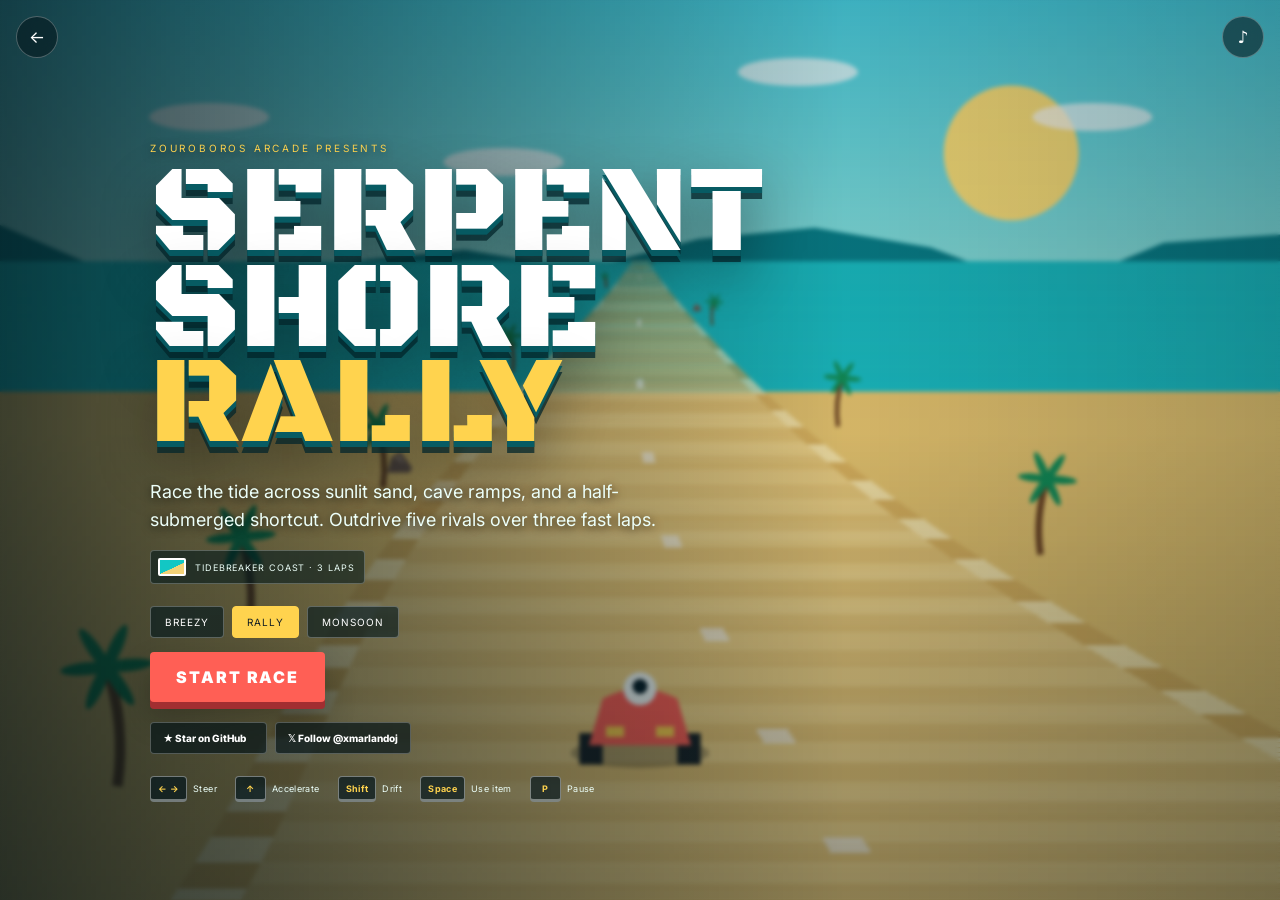
<file: serpent-shore-rally/index.html>
<!DOCTYPE html>
<html lang="en">
<head>
<meta charset="UTF-8">
<meta name="viewport" content="width=device-width,initial-scale=1,maximum-scale=1,user-scalable=no">
<title>SERPENT SHORE RALLY — Zouroboros Arcade</title>
<link rel="icon" href="data:,">
<link rel="preconnect" href="https://fonts.googleapis.com">
<link href="https://fonts.googleapis.com/css2?family=Black+Ops+One&family=Inter:wght@600;800;900&display=swap" rel="stylesheet">
<style>
:root{--ink:#07161c;--sea:#12c7c4;--sun:#ffd34e;--coral:#ff5f55;--foam:#ecfff9;--glass:rgba(5,24,31,.76)}
*{box-sizing:border-box;margin:0;padding:0;-webkit-tap-highlight-color:transparent}
html,body{width:100%;height:100%;overflow:hidden;background:var(--ink);color:var(--foam);font-family:Inter,system-ui,sans-serif}
button,a{font:inherit}button{cursor:pointer}canvas{position:fixed;inset:0;width:100%;height:100%;display:block}
#shade{position:fixed;inset:0;pointer-events:none;background:linear-gradient(180deg,rgba(2,15,20,.08),transparent 48%,rgba(2,15,20,.35));z-index:2}
#scan{position:fixed;inset:0;pointer-events:none;z-index:25;opacity:.22;background:repeating-linear-gradient(0deg,transparent 0 3px,rgba(0,0,0,.16) 3px 4px)}
.top-action{position:fixed;top:16px;z-index:45;display:grid;place-items:center;width:42px;height:42px;border:1px solid rgba(255,255,255,.28);background:rgba(4,23,28,.58);color:#fff;border-radius:50%;backdrop-filter:blur(12px);text-decoration:none;font-size:17px}
#back{left:16px}#mute{right:16px}.top-action:hover{background:rgba(8,43,50,.88);border-color:#fff}
#hud{position:fixed;inset:0;z-index:10;pointer-events:none;display:none}
.hud-top{position:absolute;left:50%;top:14px;transform:translateX(-50%);display:flex;align-items:stretch;gap:8px}
.stat{min-width:84px;padding:8px 12px;background:var(--glass);border:1px solid rgba(255,255,255,.16);backdrop-filter:blur(10px);border-radius:6px;text-align:center;box-shadow:0 8px 20px rgba(0,0,0,.18)}
.stat b{display:block;font:18px 'Black Ops One',sans-serif;letter-spacing:0}.stat small{display:block;margin-top:2px;font-size:8px;letter-spacing:.16em;text-transform:uppercase;color:rgba(236,255,249,.65)}
#position b{color:var(--sun);font-size:25px}.ordinal{font:10px Inter,sans-serif}
#speedo{position:absolute;right:24px;bottom:26px;width:128px;height:128px;border-radius:50%;background:radial-gradient(circle,rgba(4,21,27,.92) 0 56%,rgba(3,17,22,.6) 57%);border:2px solid rgba(255,255,255,.25);display:grid;place-items:center;box-shadow:0 12px 32px rgba(0,0,0,.32)}
#speedo b{font:34px 'Black Ops One',sans-serif;color:#fff;line-height:1}#speedo small{font-size:8px;letter-spacing:.12em;color:rgba(255,255,255,.62)}
#speedRing{position:absolute;inset:7px;border-radius:50%;border:6px solid transparent;border-top-color:var(--sea);transform:rotate(-42deg)}
#itemSlot{position:absolute;left:24px;bottom:26px;width:112px;height:112px;display:grid;place-items:center;background:var(--glass);border:2px solid rgba(255,255,255,.22);border-radius:8px;backdrop-filter:blur(10px);text-align:center}
#itemIcon{font-size:38px;filter:drop-shadow(0 4px 8px rgba(0,0,0,.4))}#itemName{font-size:8px;letter-spacing:.12em;text-transform:uppercase;color:var(--sun)}
#itemSlot.ready{animation:itemPulse .7s ease-out}@keyframes itemPulse{50%{transform:scale(1.12);border-color:var(--sun);box-shadow:0 0 30px rgba(255,211,78,.55)}}
#drift{position:absolute;left:50%;bottom:24px;transform:translateX(-50%);width:min(280px,38vw);text-align:center}
#drift label{display:flex;justify-content:space-between;font-size:8px;letter-spacing:.14em;text-transform:uppercase;text-shadow:0 2px 4px #000}.bar{height:8px;background:rgba(4,23,28,.72);border:1px solid rgba(255,255,255,.24);margin-top:6px;overflow:hidden;border-radius:4px}.bar i{display:block;height:100%;width:0;background:linear-gradient(90deg,var(--sea),var(--sun),var(--coral));box-shadow:0 0 12px var(--sun)}
#message{position:absolute;left:50%;top:30%;transform:translate(-50%,-50%) scale(.85);font:clamp(30px,7vw,78px) 'Black Ops One',sans-serif;color:#fff;text-align:center;text-shadow:0 5px 0 #075b63,0 10px 32px rgba(0,0,0,.45);opacity:0;transition:.16s}
#message.show{opacity:1;transform:translate(-50%,-50%) scale(1)}
#map{position:absolute;right:24px;top:88px;width:124px;height:86px;opacity:.88;filter:drop-shadow(0 4px 5px rgba(0,0,0,.4))}
.screen{position:fixed;inset:0;z-index:35;display:flex;align-items:center;justify-content:center;padding:72px 24px 28px;background:linear-gradient(90deg,rgba(3,18,23,.75),rgba(3,18,23,.08) 66%,rgba(3,18,23,.25));backdrop-filter:blur(2px)}
.screen.hidden{display:none}.panel{width:min(980px,100%);display:flex;flex-direction:column;align-items:flex-start}
.eyebrow{font-size:10px;letter-spacing:.28em;text-transform:uppercase;color:var(--sun);margin-bottom:12px;text-shadow:0 2px 8px rgba(0,0,0,.6)}
.logo{font:clamp(54px,10vw,126px)/.76 'Black Ops One',sans-serif;letter-spacing:0;color:#fff;text-transform:uppercase;text-shadow:0 6px 0 #075b63,0 12px 0 rgba(3,38,43,.75),0 24px 55px rgba(0,0,0,.45);max-width:880px}
.logo em{display:block;color:var(--sun);font-style:normal}.tagline{margin-top:25px;max-width:560px;font-size:clamp(13px,1.8vw,18px);line-height:1.55;text-shadow:0 2px 10px rgba(0,0,0,.75)}
.course-chip{display:flex;gap:9px;align-items:center;margin-top:16px;padding:7px 10px 7px 7px;border:1px solid rgba(255,255,255,.25);background:rgba(3,25,29,.58);border-radius:4px;font-size:9px;letter-spacing:.1em;text-transform:uppercase}.course-chip i{display:block;width:28px;height:18px;background:linear-gradient(155deg,var(--sea) 0 55%,#f3d277 56%);border:2px solid #fff;border-radius:2px}
.difficulty{display:flex;gap:8px;margin-top:22px;flex-wrap:wrap}.difficulty button{padding:9px 14px;border:1px solid rgba(255,255,255,.27);border-radius:4px;color:#fff;background:rgba(3,23,29,.62);font-size:10px;letter-spacing:.1em;text-transform:uppercase}.difficulty button.sel{background:var(--sun);color:#152024;border-color:var(--sun)}
.actions{display:flex;align-items:center;gap:10px;margin-top:14px;flex-wrap:wrap}.primary{border:0;background:var(--coral);color:#fff;border-radius:4px;padding:15px 26px;font-weight:900;letter-spacing:.12em;text-transform:uppercase;box-shadow:0 7px 0 #a22e31,0 16px 30px rgba(0,0,0,.25);transition:.1s}.primary:hover{filter:brightness(1.12);transform:translateY(-1px)}.primary:active{transform:translateY(4px);box-shadow:0 3px 0 #a22e31}.secondary{border:1px solid rgba(255,255,255,.3);background:rgba(3,23,29,.7);color:#fff;border-radius:4px;padding:12px 18px;text-decoration:none;font-size:10px;font-weight:800;letter-spacing:.06em;backdrop-filter:blur(8px)}.secondary:hover{background:#fff;color:var(--ink)}
.social{display:flex;gap:8px;margin-top:20px;flex-wrap:wrap}.social a{display:flex;gap:8px;align-items:center;padding:9px 12px;border-radius:4px;text-decoration:none;color:#fff;background:rgba(4,20,25,.68);border:1px solid rgba(255,255,255,.25);font-size:10px;font-weight:800}.social a:hover{border-color:var(--sun);color:var(--sun)}
.help{display:flex;gap:18px;margin-top:22px;flex-wrap:wrap;font-size:9px;letter-spacing:.04em}.key{display:inline-grid;place-items:center;min-width:31px;height:26px;padding:0 7px;margin-right:6px;background:rgba(5,24,30,.7);border:1px solid rgba(255,255,255,.4);border-bottom-width:3px;border-radius:4px;color:var(--sun)}
.modal{align-items:center;text-align:center;background:rgba(2,15,19,.83);backdrop-filter:blur(8px)}.modal .panel{align-items:center;width:min(620px,100%)}.modal .logo{font-size:clamp(44px,9vw,78px);line-height:.9}.modal .tagline{max-width:500px}.result-grid{display:grid;grid-template-columns:repeat(4,1fr);gap:8px;width:100%;margin-top:24px}.result{padding:14px 8px;background:rgba(255,255,255,.07);border-top:2px solid var(--sea)}.result b{display:block;font:26px 'Black Ops One',sans-serif;color:var(--sun)}.result small{font-size:8px;letter-spacing:.12em;text-transform:uppercase;color:rgba(255,255,255,.6)}
#touch{position:fixed;inset:0;z-index:18;display:none;pointer-events:none}.touch-btn{position:absolute;pointer-events:auto;touch-action:none;user-select:none;border:1px solid rgba(255,255,255,.32);background:rgba(4,24,30,.47);color:#fff;backdrop-filter:blur(8px);display:grid;place-items:center}.touch-btn.down{background:rgba(255,211,78,.58)}#left,#right{bottom:38px;width:72px;height:72px;border-radius:50%;font-size:28px}#left{left:22px}#right{left:106px}#gas,#use{right:24px;border-radius:50%}#gas{bottom:30px;width:92px;height:92px;background:rgba(255,95,85,.58);font-size:11px;font-weight:900}#use{bottom:132px;width:62px;height:62px;font-size:9px}#driftBtn{right:96px;bottom:122px;width:64px;height:64px;border-radius:50%;font-size:8px}
@media(pointer:coarse),(max-width:760px){#touch{display:block}.help{display:none}#speedo{right:13px;bottom:220px;width:90px;height:90px}#speedo b{font-size:24px}#itemSlot{left:13px;bottom:220px;width:78px;height:78px}#itemIcon{font-size:26px}#map{width:86px;height:60px;top:80px;right:12px}.hud-top{top:12px;gap:4px}.stat{min-width:62px;padding:7px 6px}.stat b{font-size:14px}#position b{font-size:19px}#drift{bottom:204px;width:42vw}.logo{font-size:clamp(47px,15vw,76px)}.screen{padding:72px 18px 24px}.tagline{font-size:13px;margin-top:18px}.social{margin-top:15px}.actions{margin-top:12px}.difficulty{margin-top:15px}.result-grid{grid-template-columns:repeat(2,1fr)}}
@media(max-height:660px){.logo{font-size:clamp(40px,11vh,72px)}.tagline{margin-top:14px}.difficulty{margin-top:12px}.social{margin-top:12px}.help{margin-top:14px}.screen{padding-top:55px}.course-chip{display:none}}
</style>
</head>
<body>
<canvas id="game"></canvas><div id="shade"></div><div id="scan"></div>
<a id="back" class="top-action" href="../index.html" aria-label="Back to arcade" title="Back to arcade">←</a>
<button id="mute" class="top-action" aria-label="Mute sound" title="Mute sound">♪</button>
<div id="hud"><div class="hud-top"><div class="stat" id="position"><b>1<span class="ordinal">ST</span></b><small>Position</small></div><div class="stat"><b id="lap">1 / 3</b><small>Lap</small></div><div class="stat"><b id="timer">00:00.0</b><small>Time</small></div></div><canvas id="map"></canvas><div id="itemSlot"><div><div id="itemIcon">—</div><div id="itemName">No item</div></div></div><div id="drift"><label><span>Drift charge</span><span id="driftName">Ready</span></label><div class="bar"><i id="driftFill"></i></div></div><div id="speedo"><div id="speedRing"></div><div><b id="speed">0</b><br><small>KM/H</small></div></div><div id="message"></div></div>
<div id="touch"><button id="left" class="touch-btn" aria-label="Steer left">◀</button><button id="right" class="touch-btn" aria-label="Steer right">▶</button><button id="driftBtn" class="touch-btn">DRIFT</button><button id="use" class="touch-btn">ITEM</button><button id="gas" class="touch-btn">GO</button></div>
<section id="start" class="screen"><div class="panel"><div class="eyebrow">Zouroboros Arcade presents</div><h1 class="logo">Serpent Shore <em>Rally</em></h1><p class="tagline">Race the tide across sunlit sand, cave ramps, and a half-submerged shortcut. Outdrive five rivals over three fast laps.</p><div class="course-chip"><i></i> Tidebreaker Coast · 3 laps</div><div class="difficulty"><button data-d="easy">Breezy</button><button data-d="normal" class="sel">Rally</button><button data-d="hard">Monsoon</button></div><div class="actions"><button id="play" class="primary">Start race</button></div><div class="social"><a href="https://github.com/marlandoj/zouroboros" target="_blank" rel="noopener">★ Star on GitHub <span id="stars">···</span></a><a href="https://x.com/xmarlandoj" target="_blank" rel="noopener">𝕏 Follow @xmarlandoj</a></div><div class="help"><span><b class="key">← →</b>Steer</span><span><b class="key">↑</b>Accelerate</span><span><b class="key">Shift</b>Drift</span><span><b class="key">Space</b>Use item</span><span><b class="key">P</b>Pause</span></div></div></section>
<section id="pause" class="screen modal hidden"><div class="panel"><div class="eyebrow">Pit stop</div><h2 class="logo">Paused</h2><p class="tagline">The tide can wait. The other drivers cannot.</p><div class="actions"><button id="resume" class="primary">Resume</button><button id="quit" class="secondary">Quit race</button></div></div></section>
<section id="finish" class="screen modal hidden"><div class="panel"><div class="eyebrow" id="finishEyebrow">Race complete</div><h2 class="logo" id="finishTitle">Podium!</h2><p class="tagline" id="finishText"></p><div class="result-grid"><div class="result"><b id="rPlace">1ST</b><small>Place</small></div><div class="result"><b id="rTime">0:00</b><small>Time</small></div><div class="result"><b id="rBest">0:00</b><small>Best</small></div><div class="result"><b id="rItems">0</b><small>Items</small></div></div><div class="actions"><button id="again" class="primary">Race again</button><button id="menu" class="secondary">Title screen</button></div></div></section>
<script>
'use strict';
const $=s=>document.querySelector(s),clamp=(v,a,b)=>Math.max(a,Math.min(b,v)),lerp=(a,b,t)=>a+(b-a)*t,TAU=Math.PI*2;
const canvas=$('#game'),ctx=canvas.getContext('2d'),mini=$('#map'),mctx=mini.getContext('2d');let W=0,H=0,DPR=1;
function resize(){DPR=Math.min(2,devicePixelRatio||1);W=innerWidth;H=innerHeight;canvas.width=W*DPR;canvas.height=H*DPR;ctx.setTransform(DPR,0,0,DPR,0,0);mini.width=124*DPR;mini.height=86*DPR;mctx.setTransform(DPR,0,0,DPR,0,0)}addEventListener('resize',resize);resize();
const SEG=180,COUNT=720,TRACK=SEG*COUNT,DRAW=190,LAPS=3,MAX=SEG*72;
const DIFF={easy:{max:.94,ai:.86,hit:.68,label:'Breezy'},normal:{max:1,ai:1,hit:.78,label:'Rally'},hard:{max:1.05,ai:1.1,hit:.88,label:'Monsoon'}};
let difficulty='normal',state='title',last=performance.now(),raceTime=0,countdown=0,playerDist=0,speed=0,x=0,steer=0,drift=0,jump=0,boost=0,shield=0,item=null,itemsUsed=0,place=1,muted=false,messageTimer=0,shake=0,shortcut=false;
const keys={},touch={left:false,right:false,gas:false,drift:false};let rivals=[],pickups=[],hazards=[],particles=[];
const curveAt=n=>Math.sin(n/41)*.56+Math.sin(n/93)*.38+(n>268&&n<342?.42:0)-(n>470&&n<535?.5:0);
const shoreAt=n=>n>130&&n<225||n>410&&n<560;
const wrap=n=>(n%TRACK+TRACK)%TRACK;
function relative(z){let d=wrap(z-wrap(playerDist));return d>TRACK/2?d-TRACK:d}
function formatTime(s){const m=Math.floor(s/60),v=s-m*60;return String(m).padStart(2,'0')+':'+v.toFixed(1).padStart(4,'0')}
function ordinal(n){return n+(n===1?'ST':n===2?'ND':n===3?'RD':'TH')}
function seeded(n){const v=Math.sin(n*91.733)*43758.5453;return v-Math.floor(v)}
function makeWorld(){rivals=Array.from({length:5},(_,i)=>({d:-(i+1)*SEG*3.2,lane:[-.72,.66,-.22,.28,.82][i],target:[-.72,.66,-.22,.28,.82][i],speed:MAX*(.72+i*.025),color:['#ff5f55','#7757ff','#12c7c4','#ffcb3c','#f25bd6'][i],name:['EMBER','NOVA','TIDE','VOLT','ORCHID'][i],finished:false}));pickups=[];hazards=[];for(let n=55;n<COUNT;n+=43){pickups.push({z:n*SEG,lane:(seeded(n)>.5?.55:-.55),active:true})}for(let n=92;n<COUNT;n+=61){hazards.push({z:n*SEG,lane:(seeded(n+2)-.5)*1.45,type:n%2?'crab':'rock'})}}
const Audio=(()=>{let ac,master;function init(){if(!ac){ac=new(window.AudioContext||window.webkitAudioContext)();master=ac.createGain();master.gain.value=.24;master.connect(ac.destination)}if(ac.state==='suspended')ac.resume()}function tone(f,d=.1,type='square',v=.16,end=f){if(!ac||muted)return;const o=ac.createOscillator(),g=ac.createGain(),t=ac.currentTime;o.type=type;o.frequency.setValueAtTime(f,t);o.frequency.exponentialRampToValueAtTime(Math.max(30,end),t+d);g.gain.setValueAtTime(v,t);g.gain.exponentialRampToValueAtTime(.001,t+d);o.connect(g);g.connect(master);o.start(t);o.stop(t+d)}return{init,go(){tone(210,.1,'square',.18,420)},box(){[520,680,860].forEach((f,i)=>setTimeout(()=>tone(f,.08,'triangle'),i*45))},boost(){tone(130,.32,'sawtooth',.2,520)},hit(){tone(90,.3,'square',.25,35)},lap(){[440,660,880].forEach((f,i)=>setTimeout(()=>tone(f,.13,'triangle'),i*70))},finish(){[392,523,659,784].forEach((f,i)=>setTimeout(()=>tone(f,.18,'triangle'),i*95))}}})();
function showMessage(text,time=1){const el=$('#message');el.textContent=text;el.classList.add('show');messageTimer=time}
function setScreen(id){['start','pause','finish'].forEach(s=>$('#'+s).classList.toggle('hidden',s!==id));$('#hud').style.display=id?'none':'block'}
function startRace(){Audio.init();makeWorld();state='countdown';raceTime=0;countdown=3.6;playerDist=0;speed=0;x=0;drift=0;jump=0;boost=0;shield=0;item=null;itemsUsed=0;place=1;shortcut=false;setScreen(null);showMessage('3',.6)}
function title(){state='title';setScreen('start');$('#touch').style.display='none'}
function pauseGame(){if(state==='race'||state==='countdown'){state='pause';setScreen('pause')}else if(state==='pause'){state='race';setScreen(null)}}
function finishRace(){state='finish';Audio.finish();const bestKey='ssr-best-'+difficulty,old=Number(localStorage.getItem(bestKey)||0),best=!old||raceTime<old?raceTime:old;if(!old||raceTime<old)localStorage.setItem(bestKey,String(raceTime));$('#finishTitle').textContent=place===1?'Shore Champion!':'Race Complete';$('#finishText').textContent=place===1?'You owned the tide line and took the crown.':'A clean finish. Find the faster sand and charge the drift longer.';$('#rPlace').textContent=ordinal(place);$('#rTime').textContent=formatTime(raceTime);$('#rBest').textContent=formatTime(best);$('#rItems').textContent=itemsUsed;setScreen('finish')}
function useItem(){if(state!=='race'||!item)return;itemsUsed++;if(item==='turbo'){boost=2.8;Audio.boost();showMessage('TURBO!',.7)}else if(item==='shield'){shield=5;showMessage('TIDE SHIELD',.7)}else{rivals.forEach(r=>{if(relative(r.d)>0&&relative(r.d)<SEG*65)r.speed*=.62});showMessage('SHOCKWAVE!',.7);Audio.hit()}item=null;updateItem()}
function updateItem(){const icon={turbo:'⚡',shield:'◉',wave:'≋'};$('#itemIcon').textContent=item?icon[item]:'—';$('#itemName').textContent=item?item:'No item';$('#itemSlot').classList.remove('ready');void $('#itemSlot').offsetWidth;if(item)$('#itemSlot').classList.add('ready')}
function hit(){if(shield>0)return;speed*=DIFF[difficulty].hit;shake=.55;drift=0;Audio.hit();showMessage('WIPEOUT',.55)}
function update(dt){if(state==='countdown'){countdown-=dt;speed=Math.max(0,speed-dt*MAX);const n=Math.ceil(countdown);if(n>0&&n!==Math.ceil(countdown+dt))showMessage(String(n),.55);if(countdown<=0){state='race';Audio.go();showMessage('GO!',.8)}return}if(state!=='race')return;raceTime+=dt;const cfg=DIFF[difficulty],gas=keys.ArrowUp||keys.KeyW||touch.gas,brake=keys.ArrowDown||keys.KeyS,turn=(keys.ArrowLeft||keys.KeyA||touch.left?-1:0)+(keys.ArrowRight||keys.KeyD||touch.right?1:0),drifting=(keys.ShiftLeft||keys.ShiftRight||touch.drift)&&turn!==0&&speed>MAX*.38;steer=lerp(steer,turn,1-Math.pow(.001,dt));const oldSeg=Math.floor(wrap(playerDist)/SEG);if(gas)speed+=MAX*.52*dt;else speed-=MAX*.16*dt;if(brake)speed-=MAX*.48*dt;if(boost>0){boost-=dt;speed+=MAX*.85*dt}shield=Math.max(0,shield-dt);const max=MAX*cfg.max*(boost>0?1.17:1);speed=clamp(speed,0,max);x+=steer*dt*(1.15+speed/MAX*1.75);x-=curveAt(oldSeg)*dt*Math.pow(speed/MAX,2)*.24;if(drifting){drift=clamp(drift+dt*.38,0,1);x+=steer*dt*.65}else if(drift>0){if(drift>.25){boost=Math.max(boost,.5+drift*1.35);Audio.boost();showMessage(drift>.72?'SUPER DRIFT!':'DRIFT BOOST',.55)}drift=0}shortcut=oldSeg>292&&oldSeg<338&&x>1.04;if(Math.abs(x)>1.08&&!shortcut){speed-=MAX*.5*dt;if(Math.abs(x)>1.82)x=clamp(x,-1.82,1.82)}if(shortcut){speed=Math.max(speed,MAX*.74);x=clamp(x,1.02,1.62)}const prev=playerDist;playerDist+=speed*dt;if(Math.floor(prev/TRACK)<Math.floor(playerDist/TRACK)&&playerDist<TRACK*LAPS){Audio.lap();showMessage('LAP '+(Math.floor(playerDist/TRACK)+1),1)}if(playerDist>=TRACK*LAPS){finishRace();return}const newSeg=Math.floor(wrap(playerDist)/SEG);if((newSeg===184||newSeg===418)&&newSeg!==oldSeg&&speed>MAX*.45){jump=.8;showMessage('AIR TIME',.45)}jump=Math.max(0,jump-dt);for(const p of pickups){const d=relative(p.z);if(p.active&&d>-SEG*.8&&d<SEG*1.1&&Math.abs(x-p.lane)<.44){p.active=false;setTimeout(()=>p.active=true,7000);item=['turbo','shield','wave'][Math.floor(Math.random()*3)];Audio.box();updateItem()}}for(const h of hazards){const d=relative(h.z);if(d>-SEG*.5&&d<SEG*.7&&Math.abs(x-h.lane)<.32&&jump<=0){h.z=wrap(h.z+SEG*8);hit()}}for(const r of rivals){r.speed=lerp(r.speed,MAX*(.76+seeded(r.d|0)*.07)*cfg.ai,dt*.5);if(Math.random()<dt*.2)r.target=clamp(r.target+(Math.random()-.5)*.7,-.85,.85);r.lane=lerp(r.lane,r.target,dt*.7);r.d+=r.speed*dt;const d=r.d-playerDist;if(d>-SEG*.6&&d<SEG*.8&&Math.abs(x-r.lane)<.38&&jump<=0){speed*=.82;x+=(x<r.lane?-1:1)*.16;shake=.2}}place=1+rivals.filter(r=>r.d>playerDist).length;shake=Math.max(0,shake-dt);particles=particles.filter(p=>(p.life-=dt)>0);if(speed>MAX*.55&&Math.random()<dt*28)particles.push({x:W/2+(Math.random()-.5)*80,y:H*.86,life:.4,vx:(Math.random()-.5)*65,vy:40+Math.random()*80});updateHud()}
function updateHud(){$('#lap').textContent=Math.min(LAPS,Math.floor(playerDist/TRACK)+1)+' / '+LAPS;$('#timer').textContent=formatTime(raceTime);$('#position b').innerHTML=place+'<span class="ordinal">'+(place===1?'ST':place===2?'ND':place===3?'RD':'TH')+'</span>';$('#speed').textContent=Math.round(speed/MAX*212);$('#driftFill').style.width=(drift*100)+'%';$('#driftName').textContent=drift>.72?'Super':drift>.25?'Charged':'Ready';$('#speedRing').style.transform='rotate('+(-42+speed/MAX*255)+'deg)'}
function roadPoints(){const arr=[];let bend=0,base=Math.floor(wrap(playerDist)/SEG),frac=wrap(playerDist)%SEG/SEG;for(let i=0;i<=DRAW;i++){const ahead=DRAW-i,p=(i+1-frac)/(DRAW+1),depth=Math.pow(clamp(p,0,1),1.48),y=H*.29+depth*(H*.78),half=8+Math.pow(depth,1.14)*W*.55;bend+=curveAt((base+ahead)%COUNT)*.0028;const center=W/2-x*half*.74+bend*W*Math.pow(p,1.7);arr.push({y,half,center,p,n:(base+ahead)%COUNT})}return arr}
function quad(a,b,c1,c2){ctx.fillStyle=c1;ctx.beginPath();ctx.moveTo(a.center-a.half,a.y);ctx.lineTo(a.center+a.half,a.y);ctx.lineTo(b.center+b.half,b.y);ctx.lineTo(b.center-b.half,b.y);ctx.closePath();ctx.fill();if(c2){ctx.strokeStyle=c2;ctx.lineWidth=2;ctx.stroke()}}
function drawSky(t){const g=ctx.createLinearGradient(0,0,0,H*.62);g.addColorStop(0,'#49cfe0');g.addColorStop(.65,'#9de7dc');g.addColorStop(1,'#f8d986');ctx.fillStyle=g;ctx.fillRect(0,0,W,H);const sx=W*.79,sy=H*.17,r=Math.min(W,H)*.075;ctx.fillStyle='#ffe27a';ctx.beginPath();ctx.arc(sx,sy,r,0,TAU);ctx.fill();ctx.fillStyle='rgba(255,255,255,.7)';for(let i=0;i<5;i++){const cx=(i*.23*W+t*3)%(W+180)-90,cy=H*(.08+(i%3)*.05);ctx.beginPath();ctx.ellipse(cx,cy,60,14,0,0,TAU);ctx.fill()}ctx.fillStyle='#087f89';ctx.beginPath();ctx.moveTo(0,H*.31);for(let i=0;i<12;i++)ctx.lineTo(i*W/11,H*(.25+seeded(i)*.08));ctx.lineTo(W,H*.38);ctx.lineTo(0,H*.38);ctx.fill();ctx.fillStyle='#18bcca';ctx.fillRect(0,H*.31,W,H*.69);ctx.strokeStyle='rgba(236,255,249,.35)';ctx.lineWidth=2;for(let i=0;i<8;i++){const y=H*(.34+i*.045);ctx.beginPath();ctx.moveTo((i*113+t*30)%170-100,y);ctx.lineTo(W,y+Math.sin(i+t)*4);ctx.stroke()}}
function drawRoad(points){for(let i=points.length-2;i>=0;i--){const a=points[i],b=points[i+1],sand=shoreAt(a.n)?(a.n%8<4?'#edcf82':'#e4bd6d'):(a.n%8<4?'#f3d78e':'#e8c678');ctx.fillStyle=shoreAt(a.n)?'#1bbdc3':'#e8c56f';ctx.fillRect(0,a.y,W,b.y-a.y+1);const shoulder={...a,half:a.half*1.11},shoulderB={...b,half:b.half*1.11};quad(shoulder,shoulderB,a.n%10<5?'#fff0bc':'#d8ad59');quad(a,b,sand);if(a.n%22<3){ctx.fillStyle='rgba(255,255,255,.62)';ctx.fillRect(a.center-a.half*.035,a.y,a.half*.07,Math.max(1,b.y-a.y+1))}if(a.n>292&&a.n<338){ctx.strokeStyle='rgba(255,255,255,.7)';ctx.lineWidth=Math.max(1,a.half*.035);ctx.beginPath();ctx.moveTo(a.center+a.half*1.06,a.y);ctx.lineTo(b.center+b.half*1.55,b.y);ctx.stroke()}if(a.n===184||a.n===418){ctx.fillStyle='#5e4630';ctx.beginPath();ctx.moveTo(a.center-a.half*.55,a.y);ctx.lineTo(a.center+a.half*.55,a.y);ctx.lineTo(b.center+b.half*.5,b.y);ctx.lineTo(b.center-b.half*.5,b.y);ctx.fill();ctx.fillStyle='#ffd34e';for(let k=-.35;k<=.35;k+=.35)ctx.fillRect(a.center+a.half*k,a.y,Math.max(2,a.half*.08),Math.max(2,b.y-a.y))}}}
function project(z,lane,points){const d=relative(z),idx=DRAW-Math.floor(d/SEG);if(idx<1||idx>DRAW)return null;const p=points[idx];return{x:p.center+lane*p.half,y:p.y,s:Math.pow(p.p,1.15),d}}
function palm(o,side){const s=o.s,hh=150*s;ctx.save();ctx.translate(o.x,o.y);ctx.rotate(side*.09);ctx.strokeStyle='#6e4322';ctx.lineWidth=Math.max(2,13*s);ctx.beginPath();ctx.moveTo(0,0);ctx.quadraticCurveTo(-side*18*s,-hh*.5,0,-hh);ctx.stroke();ctx.fillStyle='#138f58';for(let i=0;i<6;i++){ctx.save();ctx.translate(0,-hh);ctx.rotate(i*TAU/6);ctx.beginPath();ctx.ellipse(24*s,0,34*s,8*s,0,0,TAU);ctx.fill();ctx.restore()}ctx.restore()}
function rock(o){const s=o.s;ctx.fillStyle='#735b50';ctx.beginPath();ctx.moveTo(o.x-30*s,o.y);ctx.lineTo(o.x-18*s,o.y-40*s);ctx.lineTo(o.x+4*s,o.y-55*s);ctx.lineTo(o.x+34*s,o.y-12*s);ctx.lineTo(o.x+27*s,o.y);ctx.fill();ctx.fillStyle='#988071';ctx.beginPath();ctx.moveTo(o.x-14*s,o.y-35*s);ctx.lineTo(o.x+2*s,o.y-50*s);ctx.lineTo(o.x+16*s,o.y-23*s);ctx.fill()}
function crab(o){const s=o.s;ctx.save();ctx.translate(o.x,o.y-7*s);ctx.strokeStyle='#8f2529';ctx.lineWidth=Math.max(2,4*s);for(const q of[-1,1]){ctx.beginPath();ctx.moveTo(q*10*s,0);ctx.lineTo(q*28*s,10*s);ctx.moveTo(q*12*s,-5*s);ctx.lineTo(q*30*s,-18*s);ctx.stroke()}ctx.fillStyle='#ff5f55';ctx.beginPath();ctx.ellipse(0,0,18*s,12*s,0,0,TAU);ctx.fill();ctx.fillStyle='#fff';ctx.beginPath();ctx.arc(-7*s,-11*s,3*s,0,TAU);ctx.arc(7*s,-11*s,3*s,0,TAU);ctx.fill();ctx.restore()}
function box(o){const s=o.s,size=34*s;ctx.save();ctx.translate(o.x,o.y-size*.8);ctx.rotate(performance.now()/700);ctx.fillStyle='#ffd34e';ctx.strokeStyle='#fff';ctx.lineWidth=Math.max(1,3*s);ctx.fillRect(-size/2,-size/2,size,size);ctx.strokeRect(-size/2,-size/2,size,size);ctx.fillStyle='#075b63';ctx.font=`900 ${Math.max(8,22*s)}px Inter`;ctx.textAlign='center';ctx.textBaseline='middle';ctx.fillText('?',0,0);ctx.restore()}
function kart(o,color,player=false){const s=o.s*(player?1.2:1),w=68*s,h=48*s;ctx.save();ctx.translate(o.x,o.y-(player?0:8*s));ctx.fillStyle='rgba(0,0,0,.25)';ctx.beginPath();ctx.ellipse(0,5*s,w*.65,h*.2,0,0,TAU);ctx.fill();ctx.fillStyle='#1b2327';ctx.fillRect(-w*.57,-h*.16,w*.22,h*.42);ctx.fillRect(w*.35,-h*.16,w*.22,h*.42);ctx.fillStyle=color;ctx.beginPath();ctx.moveTo(-w*.48,0);ctx.lineTo(-w*.35,-h*.62);ctx.quadraticCurveTo(0,-h*.88,w*.35,-h*.62);ctx.lineTo(w*.48,0);ctx.closePath();ctx.fill();ctx.fillStyle='#f5fbf8';ctx.beginPath();ctx.arc(0,-h*.75,h*.22,0,TAU);ctx.fill();ctx.fillStyle='#09202a';ctx.beginPath();ctx.arc(0,-h*.78,h*.1,0,TAU);ctx.fill();ctx.fillStyle='#ffd34e';ctx.fillRect(-w*.32,-h*.25,w*.17,h*.14);ctx.fillRect(w*.15,-h*.25,w*.17,h*.14);if(boost>0&&player){ctx.fillStyle='#62f7ff';ctx.beginPath();ctx.moveTo(-w*.16,h*.08);ctx.lineTo(0,h*.65+Math.random()*14*s);ctx.lineTo(w*.16,h*.08);ctx.fill()}ctx.restore()}
function scenery(points){const base=Math.floor(wrap(playerDist)/SEG);for(let i=DRAW-1;i>2;i--){const n=(base+i)%COUNT,o=project(n*SEG,(n%2?1:-1)*1.35,points);if(!o)continue;if(n%17===0)palm(o,n%2?1:-1);if(n%53===0)rock(o)}for(const p of pickups){if(!p.active)continue;const o=project(p.z,p.lane,points);if(o)box(o)}for(const h of hazards){const o=project(h.z,h.lane,points);if(o)(h.type==='crab'?crab:rock)(o)}for(const r of [...rivals].sort((a,b)=>relative(b.d)-relative(a.d))){const o=project(wrap(r.d),r.lane,points);if(o)kart(o,r.color)}}
function drawPlayer(){const bob=jump>0?-Math.sin((1-jump/.8)*Math.PI)*H*.12:Math.sin(performance.now()/90)*2,kx=W/2+steer*18,ky=H*.83+bob;kart({x:kx,y:ky,s:Math.min(W,H)/690},'#ff5f55',true);if(shield>0){ctx.strokeStyle='rgba(98,247,255,.75)';ctx.lineWidth=3;ctx.beginPath();ctx.ellipse(kx,ky-32,75,58,0,0,TAU);ctx.stroke()}}
function drawParticles(){ctx.fillStyle='rgba(244,220,155,.7)';for(const p of particles){p.x+=p.vx/60;p.y+=p.vy/60;ctx.fillRect(p.x,p.y,3+p.life*6,3+p.life*6)}}
function drawMap(){const w=124,h=86;mctx.clearRect(0,0,w,h);mctx.strokeStyle='rgba(255,255,255,.42)';mctx.lineWidth=9;mctx.beginPath();for(let i=0;i<=80;i++){const a=i/80*TAU,xx=w/2+Math.cos(a)*(43+Math.sin(a*3)*8),yy=h/2+Math.sin(a)*(27+Math.cos(a*2)*4);i?mctx.lineTo(xx,yy):mctx.moveTo(xx,yy)}mctx.closePath();mctx.stroke();const dot=(d,c,r)=>{const a=wrap(d)/TRACK*TAU,xx=w/2+Math.cos(a)*(43+Math.sin(a*3)*8),yy=h/2+Math.sin(a)*(27+Math.cos(a*2)*4);mctx.fillStyle=c;mctx.beginPath();mctx.arc(xx,yy,r,0,TAU);mctx.fill()};rivals.forEach(r=>dot(r.d,r.color,2.5));dot(playerDist,'#fff',4)}
function render(t){ctx.save();if(shake>0)ctx.translate((Math.random()-.5)*shake*28,(Math.random()-.5)*shake*14);drawSky(t);const points=roadPoints();drawRoad(points);scenery(points);drawParticles();drawPlayer();ctx.restore();if(state==='race'||state==='countdown')drawMap()}
function loop(now){const dt=Math.min(.04,(now-last)/1000);last=now;update(dt);if(messageTimer>0){messageTimer-=dt;if(messageTimer<=0)$('#message').classList.remove('show')}render(now/1000);requestAnimationFrame(loop)}requestAnimationFrame(loop);
addEventListener('keydown',e=>{keys[e.code]=true;if(['ArrowUp','ArrowDown','ArrowLeft','ArrowRight','Space'].includes(e.code))e.preventDefault();if(e.code==='Space')useItem();if(e.code==='KeyP')pauseGame();if(e.code==='Escape'){if(state==='pause')pauseGame();else if(state==='race'||state==='countdown')pauseGame()}});addEventListener('keyup',e=>keys[e.code]=false);
function bindTouch(id,key){const el=$(id),set=v=>{touch[key]=v;el.classList.toggle('down',v)};el.addEventListener('pointerdown',e=>{e.preventDefault();el.setPointerCapture(e.pointerId);set(true)});['pointerup','pointercancel','lostpointercapture'].forEach(ev=>el.addEventListener(ev,()=>set(false)))}bindTouch('#left','left');bindTouch('#right','right');bindTouch('#gas','gas');bindTouch('#driftBtn','drift');$('#use').addEventListener('pointerdown',e=>{e.preventDefault();useItem()});
$('.difficulty').addEventListener('click',e=>{const b=e.target.closest('button');if(!b)return;difficulty=b.dataset.d;document.querySelectorAll('.difficulty button').forEach(x=>x.classList.toggle('sel',x===b))});$('#play').onclick=()=>{startRace();if(matchMedia('(pointer:coarse)').matches||innerWidth<760)$('#touch').style.display='block'};$('#resume').onclick=pauseGame;$('#quit').onclick=title;$('#again').onclick=startRace;$('#menu').onclick=title;$('#mute').onclick=()=>{muted=!muted;$('#mute').textContent=muted?'×':'♪'};
fetch('https://api.github.com/repos/marlandoj/zouroboros').then(r=>r.ok?r.json():Promise.reject()).then(d=>$('#stars').textContent=d.stargazers_count.toLocaleString()).catch(()=>$('#stars').textContent='');
title();
</script>
</body>
</html>
</file>
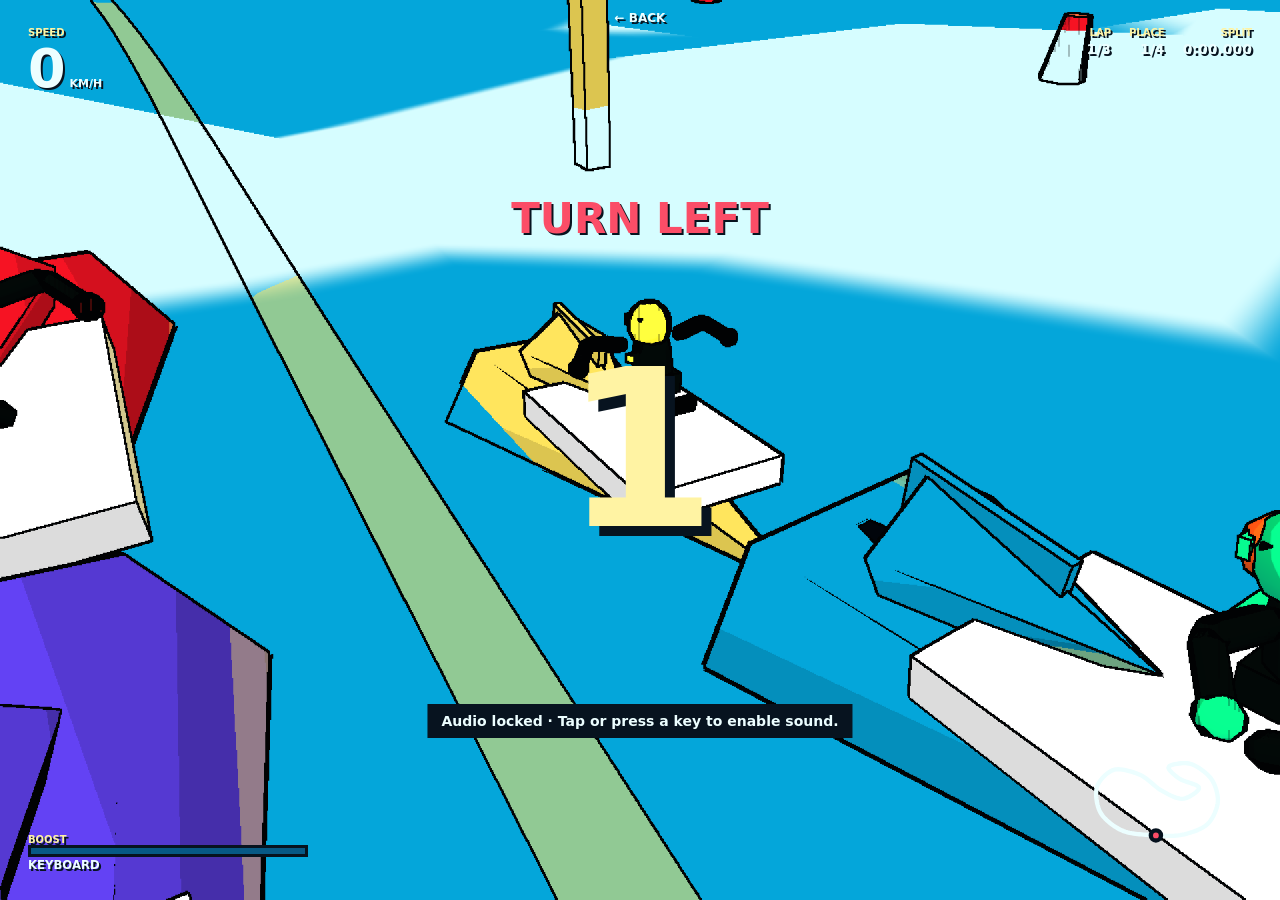
<file: sol-racer/index.html>
<!doctype html>
<html lang="en">
  <head>
    <meta charset="UTF-8" />
    <meta name="viewport" content="width=device-width, initial-scale=1, viewport-fit=cover" />
    <meta name="theme-color" content="#07131f" />
    <meta name="description" content="Sol Racer, a deterministic cel-shaded arcade boat racer." />
    <link rel="icon" href="data:," />
    <title>Sol Racer</title>
    <script type="module" crossorigin src="./assets/index-Bd9jo6M-.js"></script>
    <link rel="stylesheet" crossorigin href="./assets/index-DpoIkJGA.css">
  </head>
  <body>
    <div id="app"><noscript>Sol Racer requires JavaScript.</noscript></div>
    <a class="arcade-back" href="../index.html" aria-label="Back to arcade">← BACK</a>
  </body>
</html>
</file>
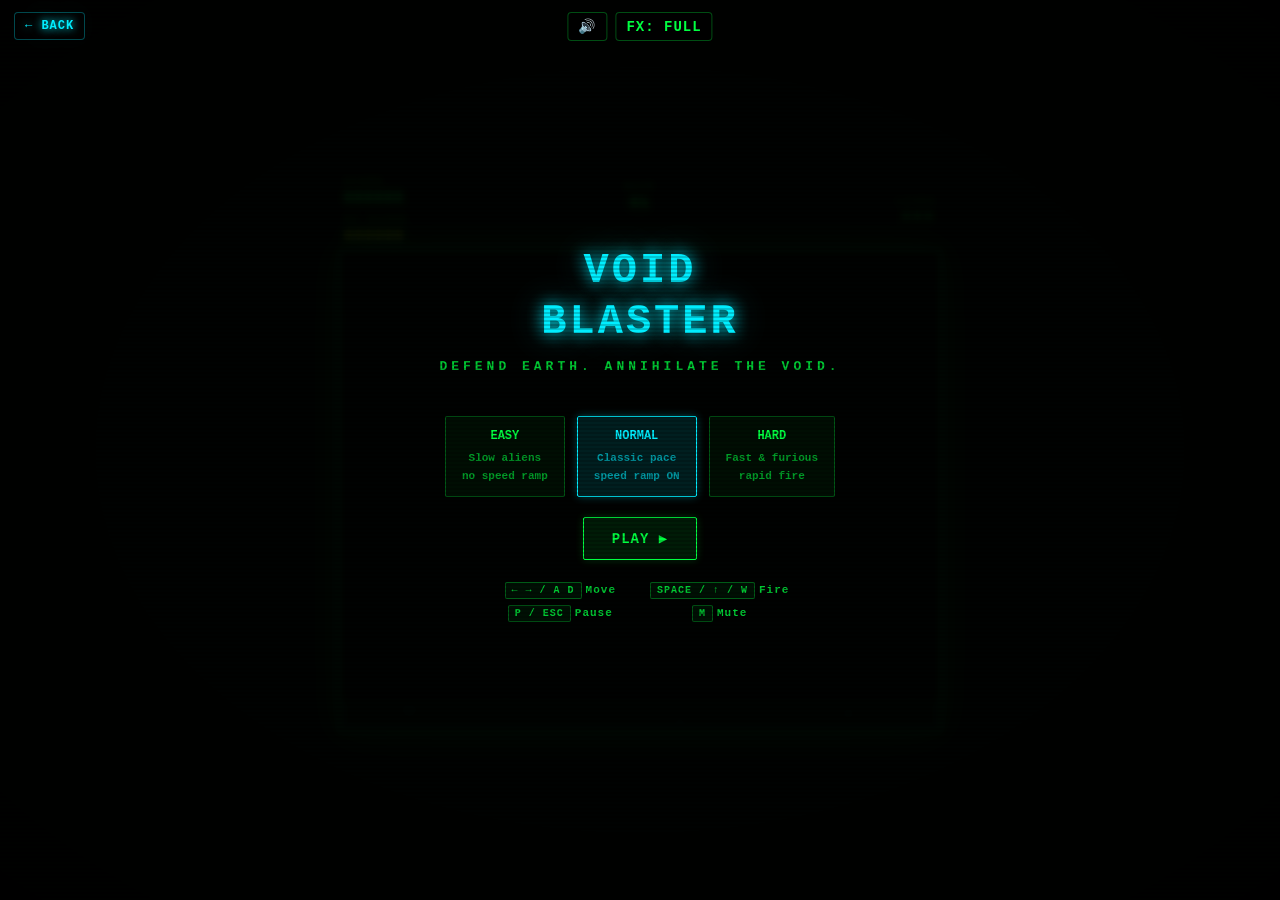
<file: void-blaster/index.html>
<!DOCTYPE html>
<html lang="en">
<head>
<meta charset="UTF-8" />
<meta name="viewport" content="width=device-width, initial-scale=1.0, maximum-scale=1.0, user-scalable=no" />
<title>VOID BLASTER — Arcade</title>
<style>
:root{
  --green:#00ff41; --cyan:#00eeff; --magenta:#ff00ff; --yellow:#ffff00;
  --red:#ff3333; --dim:#004d14; --panel:rgba(0,10,5,0.88);
  --glow-g:0 0 8px #00ff41,0 0 24px rgba(0,255,65,0.4);
  --glow-c:0 0 8px #00eeff,0 0 24px rgba(0,238,255,0.4);
}
*{box-sizing:border-box;-webkit-tap-highlight-color:transparent;margin:0;padding:0;}
html,body{height:100%;overflow:hidden;background:#000506;font-family:'Courier New',monospace;font-weight:700;color:var(--green);}
body{display:flex;flex-direction:column;align-items:center;justify-content:center;position:relative;}

/* scanlines */
#scanlines{
  position:fixed;inset:0;pointer-events:none;z-index:60;
  background:repeating-linear-gradient(0deg,transparent,transparent 2px,rgba(0,0,0,0.18) 2px,rgba(0,0,0,0.18) 4px);
}
/* CRT vignette */
body::after{
  content:'';position:fixed;inset:0;pointer-events:none;z-index:59;
  background:radial-gradient(ellipse at 50% 50%,transparent 60%,rgba(0,0,0,0.55) 100%);
}

/* back link */
#back-link{
  position:fixed;top:12px;left:14px;z-index:80;
  color:var(--cyan);text-decoration:none;font-size:12px;letter-spacing:1px;
  background:rgba(0,0,0,0.7);border:1px solid rgba(0,238,255,0.3);
  border-radius:4px;padding:6px 10px;
  text-shadow:var(--glow-c);transition:opacity .2s;
}
#back-link:hover{opacity:.7;}

/* options row (mute + FX) */
#opts{
  position:fixed;top:12px;left:50%;transform:translateX(-50%);z-index:80;
  display:flex;gap:8px;
}
.optbtn{
  background:rgba(0,0,0,0.7);border:1px solid rgba(0,255,65,0.3);
  color:var(--green);border-radius:4px;padding:5px 10px;cursor:pointer;font-size:14px;
  font-family:'Courier New',monospace;font-weight:700;letter-spacing:1px;
}
.optbtn:hover{border-color:var(--green);}
.optbtn[aria-pressed="true"]{border-color:var(--cyan);color:var(--cyan);background:rgba(0,238,255,0.1);}

/* visible keyboard focus */
.btn:focus-visible,.diff-btn:focus-visible,.optbtn:focus-visible,
#back-link:focus-visible,.tbtn:focus-visible{
  outline:2px solid var(--cyan);outline-offset:2px;
}

/* canvas wrapper */
#wrap{position:relative;}
#c{
  display:block;
  box-shadow:0 0 0 1px var(--green),0 0 30px rgba(0,255,65,0.3),0 0 60px rgba(0,255,65,0.1);
  image-rendering:pixelated;
}

/* HUD bar above canvas */
#hud{
  width:600px;display:flex;justify-content:space-between;align-items:center;
  padding:6px 4px;font-size:12px;letter-spacing:1px;
}
.hud-block{display:flex;flex-direction:column;gap:3px;min-width:140px;}
.hud-block.center{align-items:center;min-width:160px;}
.hud-block.right{align-items:flex-end;}
.hud-label{opacity:.55;font-size:10px;letter-spacing:2px;}
.hud-val{font-size:15px;text-shadow:var(--glow-g);}
#lives-icons{letter-spacing:4px;color:var(--green);text-shadow:var(--glow-g);}
#combo-hud{color:var(--yellow);text-shadow:0 0 8px #ff0,0 0 20px rgba(255,255,0,0.4);font-size:16px;transition:opacity .3s;opacity:0;}
#combo-hud.show{opacity:1;}

/* Screens */
.screen{
  position:fixed;inset:0;z-index:40;display:flex;align-items:center;justify-content:center;
  flex-direction:column;background:rgba(0,3,2,0.92);backdrop-filter:blur(3px);
  text-align:center;padding:24px;gap:0;
}
.screen.hidden{display:none;}
.hidden{display:none;}

.logo{
  font-size:clamp(22px,5vw,42px);letter-spacing:3px;line-height:1.2;
  color:var(--cyan);text-shadow:0 0 16px var(--cyan),0 0 40px rgba(0,238,255,0.4);
  margin-bottom:12px;
}
.sub-logo{font-size:13px;letter-spacing:4px;color:var(--green);opacity:.8;margin-bottom:28px;}

/* difficulty buttons */
.diff-row{display:flex;gap:12px;margin:14px 0;flex-wrap:wrap;justify-content:center;}
.diff-btn{
  cursor:pointer;border:1px solid rgba(0,255,65,0.3);background:rgba(0,255,65,0.05);
  color:var(--green);padding:10px 16px;font-family:'Courier New',monospace;font-weight:700;font-size:12px;
  border-radius:2px;transition:.15s;line-height:1.6;
}
.diff-btn small{display:block;font-size:11px;opacity:.6;margin-top:4px;}
.diff-btn.sel{border-color:var(--cyan);background:rgba(0,238,255,0.12);color:var(--cyan);box-shadow:0 0 8px rgba(0,238,255,0.3);}
.diff-btn:hover{border-color:var(--green);background:rgba(0,255,65,0.1);}

.btn{
  cursor:pointer;border:1px solid var(--green);background:rgba(0,255,65,0.1);
  color:var(--green);padding:12px 28px;font-family:'Courier New',monospace;font-weight:700;font-size:14px;
  border-radius:2px;margin:6px;transition:.12s;letter-spacing:1px;
  box-shadow:0 0 8px rgba(0,255,65,0.2);
}
.btn:hover{background:rgba(0,255,65,0.22);box-shadow:0 0 16px rgba(0,255,65,0.5);}
.btn:active{transform:translateY(1px);}
.btn.ghost{background:transparent;border-color:rgba(0,255,65,0.3);color:rgba(0,255,65,0.6);box-shadow:none;}
.btn.ghost:hover{border-color:var(--green);color:var(--green);}

.help-grid{
  display:grid;grid-template-columns:repeat(2,1fr);gap:6px 20px;
  font-size:11px;margin:16px 0;max-width:420px;opacity:.8;letter-spacing:1px;
}
.help-grid .k{
  display:inline-block;padding:2px 6px;border:1px solid rgba(0,255,65,0.4);
  border-radius:2px;font-size:10px;margin-right:4px;background:rgba(0,255,65,0.07);
}

.stats-grid{display:grid;grid-template-columns:repeat(2,1fr);gap:10px 28px;margin:16px 0;}
.stat-s .n{font-size:22px;color:var(--cyan);text-shadow:var(--glow-c);}
.stat-s .t{font-size:10px;letter-spacing:2px;opacity:.6;margin-top:3px;}

.best{color:var(--yellow);font-size:12px;margin:8px 0;text-shadow:0 0 8px #ff0;}
.newhigh{color:var(--yellow);font-size:15px;animation:pulse .5s step-end infinite;text-shadow:0 0 16px #ff0;}
@keyframes pulse{50%{opacity:0;}}
@keyframes blink{50%{opacity:0;}}
.blink{animation:blink 1s step-end infinite;}

/* toast */
#toast{
  position:fixed;top:30%;left:50%;transform:translate(-50%,-50%) scale(.85);
  font-size:18px;letter-spacing:3px;text-align:center;z-index:50;
  opacity:0;transition:opacity .2s,transform .2s;pointer-events:none;
  text-shadow:0 0 16px currentColor;
}
#toast.show{opacity:1;transform:translate(-50%,-50%) scale(1);}

/* floating score popups */
.pop{
  position:fixed;font-size:13px;pointer-events:none;font-family:'Courier New',monospace;font-weight:700;
  text-shadow:0 0 8px currentColor;transform:translate(-50%,-50%);
  transition:transform .9s ease-out,opacity .9s ease-out;z-index:55;
}

/* power-up HUD indicators */
#powerups-hud{
  position:fixed;right:14px;bottom:120px;display:flex;flex-direction:column;
  gap:6px;z-index:45;font-size:11px;
}
.pw-fx{
  background:var(--panel);border:1px solid rgba(0,255,65,0.2);
  border-radius:2px;padding:4px 8px;letter-spacing:1px;color:var(--cyan);
}

/* Mobile touch controls */
#touch{position:fixed;inset:0;z-index:45;display:none;pointer-events:none;}
#touch.on{display:block;}
#t-left{position:absolute;left:16px;bottom:30px;width:80px;height:80px;}
#t-right{position:absolute;left:108px;bottom:30px;width:80px;height:80px;}
#t-fire{position:absolute;right:24px;bottom:30px;width:96px;height:96px;}
.tbtn{
  pointer-events:auto;touch-action:none;border-radius:50%;
  display:flex;align-items:center;justify-content:center;
  font-family:'Courier New',monospace;font-weight:700;font-size:14px;
  border:2px solid rgba(0,255,65,0.5);background:rgba(0,255,65,0.08);
  color:var(--green);width:100%;height:100%;user-select:none;
  box-shadow:0 0 16px rgba(0,255,65,0.2);
}
.tbtn:active,.tbtn.pressed{background:rgba(0,255,65,0.25);border-color:var(--green);}
#t-fire .tbtn{border-color:rgba(0,238,255,0.6);color:var(--cyan);background:rgba(0,238,255,0.08);box-shadow:0 0 16px rgba(0,238,255,0.2);}
#t-fire .tbtn:active,#t-fire .tbtn.pressed{background:rgba(0,238,255,0.25);border-color:var(--cyan);}

@media(max-width:620px){
  #hud{width:100%;font-size:11px;padding:4px 8px;}
  .hud-block{min-width:0;}
  .hud-block.center{min-width:0;}
}
/* short screens (landscape phones): shrink chrome so canvas fits */
@media(max-height:560px){
  #hud{padding:2px 8px;}
  #t-left,#t-right{bottom:12px;width:64px;height:64px;}
  #t-right{left:92px;}
  #t-fire{bottom:12px;width:72px;height:72px;}
}
</style>
</head>
<body>
<div id="scanlines"></div>
<a id="back-link" href="../index.html">&#8592; BACK</a>
<div id="opts">
  <button class="optbtn" id="muteBtn" aria-label="Mute sound" aria-pressed="false">&#128266;</button>
  <button class="optbtn" id="fxBtn" aria-label="Reduce visual effects" aria-pressed="false">FX: FULL</button>
</div>

<div id="powerups-hud"></div>

<!-- toast -->
<div id="toast"></div>

<!-- HUD -->
<div id="hud">
  <div class="hud-block">
    <span class="hud-label">SCORE</span>
    <span class="hud-val" id="h-score">000000</span>
    <span class="hud-label" style="margin-top:4px">HI-SCORE</span>
    <span class="hud-val" id="h-best" style="color:var(--yellow)">000000</span>
  </div>
  <div class="hud-block center">
    <span class="hud-label">WAVE</span>
    <span class="hud-val" id="h-wave">01</span>
    <span id="combo-hud" style="margin-top:6px">x1</span>
  </div>
  <div class="hud-block right">
    <span class="hud-label">LIVES</span>
    <span id="lives-icons">&#9829;&#9829;&#9829;</span>
  </div>
</div>

<!-- canvas -->
<div id="wrap">
  <canvas id="c" width="600" height="480" tabindex="-1" role="img"
    aria-label="Void Blaster play field: move your cannon and shoot the descending aliens"></canvas>
</div>

<!-- touch controls -->
<div id="touch">
  <div id="t-left"><button class="tbtn" id="tb-left" aria-label="Move left">&#9664;</button></div>
  <div id="t-right"><button class="tbtn" id="tb-right" aria-label="Move right">&#9654;</button></div>
  <div id="t-fire"><button class="tbtn" id="tb-fire" aria-label="Fire">FIRE</button></div>
</div>

<!-- TITLE SCREEN -->
<div class="screen" id="titleScreen">
  <div class="logo">VOID<br>BLASTER</div>
  <div class="sub-logo">DEFEND EARTH. ANNIHILATE THE VOID.</div>
  <div class="diff-row" id="diffPick">
    <button class="diff-btn" data-d="easy" aria-pressed="false">EASY<small>Slow aliens<br>no speed ramp</small></button>
    <button class="diff-btn sel" data-d="normal" aria-pressed="true">NORMAL<small>Classic pace<br>speed ramp ON</small></button>
    <button class="diff-btn" data-d="hard" aria-pressed="false">HARD<small>Fast &amp; furious<br>rapid fire</small></button>
  </div>
  <button class="btn" id="playBtn">PLAY &#9654;</button>
  <div class="help-grid">
    <div><span class="k">&#8592; &#8594; / A D</span>Move</div>
    <div><span class="k">SPACE / &#8593; / W</span>Fire</div>
    <div><span class="k">P / ESC</span>Pause</div>
    <div><span class="k">M</span>Mute</div>
  </div>
  <div class="best" id="title-best"></div>
</div>

<!-- PAUSE SCREEN -->
<div class="screen hidden" id="pauseScreen">
  <div class="logo" style="font-size:28px">PAUSED</div>
  <div class="sub-logo">THE VOID AWAITS YOUR RETURN</div>
  <button class="btn" id="resumeBtn">RESUME</button>
  <button class="btn ghost" id="quitBtn">QUIT TO MENU</button>
</div>

<!-- GAME OVER SCREEN -->
<div class="screen hidden" id="overScreen">
  <div class="logo" id="over-title" style="font-size:22px">GAME OVER</div>
  <div class="sub-logo" id="over-sub"></div>
  <div id="newhigh-banner" class="newhigh hidden">&#9733; NEW HIGH SCORE &#9733;</div>
  <div class="stats-grid" id="over-stats"></div>
  <div class="best" id="over-best"></div>
  <button class="btn" id="againBtn">PLAY AGAIN</button>
  <button class="btn ghost" id="menuBtn">MAIN MENU</button>
</div>

<script>
/* ================================================================
   VOID BLASTER — full-feature Space Invaders
   Canvas-based, Web Audio synth, CRT aesthetic
   ================================================================ */

const $ = s => document.querySelector(s);
const clamp = (v,a,b) => Math.max(a,Math.min(b,v));
const rand = (a,b) => a+Math.random()*(b-a);
const randInt = (a,b) => Math.floor(rand(a,b+1));

/* Fail-safe localStorage (private mode / blocked storage must not kill the game) */
function storeGet(k){ try{ return localStorage.getItem(k); }catch(e){ return null; } }
function storeSet(k,v){ try{ localStorage.setItem(k,v); }catch(e){} }

/* Reduced-effects mode: persisted, defaults to the OS motion preference */
let fxReduced = (() => {
  const saved = storeGet('voidblaster_fx');
  if(saved === 'reduced') return true;
  if(saved === 'full') return false;
  return matchMedia('(prefers-reduced-motion: reduce)').matches;
})();

/* ============================== *
 *  CANVAS SETUP
 * ============================== */
const canvas = $('#c');
const ctx = canvas.getContext('2d');
const W = 600, H = 480;

/* ============================== *
 *  DIFFICULTY CONFIG
 * ============================== */
const DIFF = {
  easy:   {alienSpeedBase:380, speedRamp:0,   fireChance:0.18, fireRate:0.12, label:'Easy'},
  normal: {alienSpeedBase:580, speedRamp:60,  fireChance:0.28, fireRate:0.18, label:'Normal'},
  hard:   {alienSpeedBase:720, speedRamp:90,  fireChance:0.40, fireRate:0.26, label:'Hard'},
};
let diffKey = 'normal', diff = DIFF.normal;

/* ============================== *
 *  AUDIO — Web Audio synth only
 * ============================== */
const Sound = (() => {
  let ctx2 = null, master = null, muted = false;
  let mystOsc = null, mystGain = null;
  function ensure(){
    if(ctx2) return;
    ctx2 = new (window.AudioContext||window.webkitAudioContext)();
    master = ctx2.createGain(); master.gain.value=0.45; master.connect(ctx2.destination);
  }
  function t(){ return ctx2.currentTime; }
  function tone(freq,dur,type='square',vol=0.25,slide=null){
    if(!ctx2||muted) return;
    const o=ctx2.createOscillator(), g=ctx2.createGain();
    o.type=type; o.frequency.setValueAtTime(freq,t());
    if(slide) o.frequency.exponentialRampToValueAtTime(slide,t()+dur);
    g.gain.setValueAtTime(0,t()); g.gain.linearRampToValueAtTime(vol,t()+0.008);
    g.gain.exponentialRampToValueAtTime(0.0001,t()+dur);
    o.connect(g); g.connect(master); o.start(); o.stop(t()+dur+0.01);
  }
  function noise(dur,vol,hp){
    if(!ctx2||muted) return;
    const n=ctx2.createBufferSource();
    const buf=ctx2.createBuffer(1,Math.floor(ctx2.sampleRate*dur),ctx2.sampleRate);
    const d=buf.getChannelData(0); for(let i=0;i<d.length;i++) d[i]=(Math.random()*2-1)*(1-i/d.length);
    n.buffer=buf;
    const f=ctx2.createBiquadFilter(); f.type='highpass'; f.frequency.value=hp||400;
    const g=ctx2.createGain(); g.gain.value=vol;
    n.connect(f); f.connect(g); g.connect(master); n.start();
  }
  return {
    init(){ ensure(); if(ctx2.state==='suspended') ctx2.resume(); },
    setMuted(m){ muted=m; if(master) master.gain.setTargetAtTime(m?0:0.45,t(),0.02); },
    isMuted(){ return muted; },
    // Player shoots — classic laser zap
    shoot(){  tone(880,0.06,'square',0.22,220); noise(0.04,0.08,1400); },
    // Double-shot extra
    shoot2(){ tone(1100,0.06,'square',0.18,300); },
    // Alien dies — short crunch
    alienDie(){ noise(0.15,0.35,200); tone(120,0.12,'sawtooth',0.2,60); },
    // Player hit / explosion
    playerHit(){ noise(0.35,0.6,80); tone(80,0.25,'sawtooth',0.3,40); },
    // Mystery ship — oscillating beep
    mysteryStart(){
      if(!ctx2||muted||mystOsc) return;
      mystOsc=ctx2.createOscillator(); mystGain=ctx2.createGain();
      mystOsc.type='square'; mystOsc.frequency.value=440;
      const lfo=ctx2.createOscillator(), lg=ctx2.createGain();
      lfo.frequency.value=4; lg.gain.value=220; lfo.connect(lg); lg.connect(mystOsc.frequency);
      mystGain.gain.value=0.08;
      mystOsc.connect(mystGain); mystGain.connect(master);
      mystOsc.start(); lfo.start(); mystOsc._lfo=lfo;
    },
    mysteryStop(){
      if(!mystOsc) return;
      mystGain.gain.setTargetAtTime(0,t(),0.05);
      const o=mystOsc, l=mystOsc._lfo;
      setTimeout(()=>{ try{o.stop();l.stop();}catch(e){} },150);
      mystOsc=null;
    },
    // Mystery ship hit bonus
    mysteryHit(pts){ tone(1320,0.08,'triangle',0.28,1760); tone(660,0.25,'sine',0.22,1320); },
    // Power-up collect
    powerup(){ [523,659,784,1046].forEach((f,i)=>setTimeout(()=>tone(f,0.1,'triangle',0.22),i*50)); },
    // Wave clear
    waveClear(){ [523,659,784,1046,1318].forEach((f,i)=>setTimeout(()=>tone(f,0.18,'triangle',0.28),i*100)); },
    // Game over
    gameOver(){ [440,330,260,200,160].forEach((f,i)=>setTimeout(()=>tone(f,0.25,'sawtooth',0.3),i*140)); },
    // New high score fanfare
    highScore(){ [523,659,784,1046,784,1046,1318].forEach((f,i)=>setTimeout(()=>tone(f,0.14,'triangle',0.3),i*90)); },
    // Level up
    levelUp(){ tone(880,0.1,'triangle',0.28); setTimeout(()=>tone(1320,0.18,'triangle',0.32),100); },
    click(){ tone(660,0.05,'square',0.15); },
  };
})();

/* ============================== *
 *  GAME STATE
 * ============================== */
const COLS = 11, ROWS = 4;
const AW = 32, AH = 22;  // alien width/height
const PAD_X = 10, PAD_Y = 10;
const START_X = 36, START_Y = 60;

let state = 'title'; // title|playing|paused|waving|over
let score = 0, lives = 3, wave = 1;
let best = +(storeGet('voidblaster_best')||0);
let totalShots = 0, totalHits = 0;
let session = 0; // bumped on every game start/quit; stale wave timeouts check it

// combo system
let combo = 1, comboTimer = 0;
const COMBO_TTL = 3.0; // seconds
let hudTick = 0; // throttles power-up countdown refreshes

// aliens
let aliens = [], alienDir = 1, alienStepTimer = 0, alienStepDelay = 600;
let alienFrame = 0, frameTimer = 0;
let alienDropQueued = false;

// bullets
let bullets = [], alienBullets = [];

// mystery ship
let mysteryShip = null, mysteryTimer = 0, mysteryInterval = 18;

// shields (bunkers)
let shields = [];

// power-ups
let powerups = [];
let activePowerups = {}; // key -> timeRemaining

// particles
let particles = [];

// player
let player = {x:W/2, y:H-48, w:32, h:14, speed:5, cooldown:0, invTimer:0, flash:0};
let rapidFireActive = false;
let doubleShot = false;
let speedBoost = false;
let pierceShot = false;

// FX state: screen shake + expanding shockwave rings
let shake = 0;
let rings = [];
function addShake(n){ if(!fxReduced) shake = Math.min(10, shake + n); }
function addRing(x, y, color, maxR=70){ rings.push({x, y, r:6, maxR, color, life:0.5, maxLife:0.5}); }

// starfield (static across sessions)
const STARS = Array.from({length:90},()=>({
  x:Math.random()*W, y:Math.random()*H,
  b:Math.random()*0.6+0.1, s:Math.random()<0.03?2:1
}));

/* ============================== *
 *  ALIEN SPRITES (pixel art)
 * ============================== */
const SPRITE = {
  // Top row — squid (highest value)
  A:{
    frames:[
      [[0,0,1,0,0,1,0,0],[0,1,1,1,1,1,1,0],[1,1,0,1,1,0,1,1],[1,1,1,1,1,1,1,1],[0,1,0,1,1,0,1,0],[0,0,1,0,0,1,0,0]],
      [[0,0,1,0,0,1,0,0],[1,1,1,1,1,1,1,1],[1,0,1,1,1,1,0,1],[1,1,1,1,1,1,1,1],[0,0,1,0,0,1,0,0],[0,1,0,0,0,0,1,0]]
    ],
    color:'#00eeff', pts:30
  },
  // Middle rows — crab
  B:{
    frames:[
      [[0,1,0,0,0,0,1,0],[0,0,1,0,0,1,0,0],[0,1,1,1,1,1,1,0],[1,1,0,1,1,0,1,1],[1,1,1,1,1,1,1,1],[1,0,1,0,0,1,0,1]],
      [[0,1,0,0,0,0,1,0],[1,0,0,1,1,0,0,1],[1,1,1,1,1,1,1,1],[1,1,0,1,1,0,1,1],[0,1,1,1,1,1,1,0],[0,0,1,0,0,1,0,0]]
    ],
    color:'#ff00ff', pts:20
  },
  // Bottom rows — octopus (easiest to hit = least pts)
  C:{
    frames:[
      [[0,0,1,1,1,1,0,0],[0,1,1,1,1,1,1,0],[1,1,1,0,0,1,1,1],[1,1,0,0,0,0,1,1],[1,1,1,1,1,1,1,1],[0,0,1,0,0,1,0,0],[0,1,0,0,0,0,1,0]],
      [[0,0,1,1,1,1,0,0],[0,1,1,1,1,1,1,0],[1,1,1,0,0,1,1,1],[1,1,0,0,0,0,1,1],[1,1,1,1,1,1,1,1],[0,1,0,0,0,0,1,0],[1,0,0,0,0,0,0,1]]
    ],
    color:'#ffff00', pts:10
  }
};

/* ============================== *
 *  INIT / RESET
 * ============================== */
function resetGame(){
  score=0; lives=3; wave=1; totalShots=0; totalHits=0;
  combo=1; comboTimer=0;
  activePowerups={}; powerups=[];
  particles=[];
  player={x:W/2,y:H-48,w:32,h:14,speed:5,cooldown:0,invTimer:0,flash:0};
  rapidFireActive=false; doubleShot=false; speedBoost=false; pierceShot=false;
  fireLatch=false; shake=0; rings=[];
  mysteryShip=null; mysteryTimer=0;
  diff=DIFF[diffKey];
  spawnWave(1);
  initShields();
  updateHUD();
}

function spawnWave(w){
  wave=w;
  aliens=[];
  alienDir=1; alienDropQueued=false;
  // speed formula: base - alive_count factor applied in update
  alienStepDelay = Math.max(80, diff.alienSpeedBase - (w-1)*diff.speedRamp) / 1000;
  alienStepTimer=0; alienFrame=0; frameTimer=0;
  const numRows = Math.min(4+Math.floor((w-1)/2), 6);
  for(let r=0;r<numRows;r++){
    const type = r===0?'A': r<3?'B':'C';
    for(let c=0;c<COLS;c++){
      aliens.push({
        x: START_X + c*(AW+PAD_X),
        y: START_Y + r*(AH+PAD_Y),
        type, alive:true,
        baseX: START_X + c*(AW+PAD_X),
        baseY: START_Y + r*(AH+PAD_Y),
      });
    }
  }
  bullets=[];alienBullets=[];
}

function initShields(){
  shields=[];
  const SW=3,SH=4,N=3;
  const gap=W/(N+1);
  for(let i=0;i<N;i++){
    const cx = gap*(i+1);
    const sy = H-108;
    const pixels=[];
    // pixel art bunker shape (U-shape with notch at bottom-center)
    const shape=[
      [0,0,1,1,1,1,1,1,1,1,0,0],
      [0,1,1,1,1,1,1,1,1,1,1,0],
      [1,1,1,1,1,1,1,1,1,1,1,1],
      [1,1,1,1,1,1,1,1,1,1,1,1],
      [1,1,1,0,0,0,0,0,0,1,1,1],
      [1,1,0,0,0,0,0,0,0,0,1,1],
    ];
    for(let py=0;py<shape.length;py++)
      for(let px=0;px<shape[py].length;px++)
        if(shape[py][px]) pixels.push({px,py,alive:true,health:3});
    shields.push({cx:cx-shape[0].length*SW/2, sy, pixels, sw:SW, sh:SH});
  }
}

/* ============================== *
 *  DRAW HELPERS
 * ============================== */
function drawPixelShape(rows,x,y,pw,ph,color){
  ctx.fillStyle=color;
  ctx.shadowColor=color; ctx.shadowBlur=6;
  for(let r=0;r<rows.length;r++)
    for(let c=0;c<rows[r].length;c++)
      if(rows[r][c]) ctx.fillRect(x+c*pw, y+r*ph, pw-1, ph-1);
  ctx.shadowBlur=0;
}

function drawAlien(a){
  const sp=SPRITE[a.type];
  const frame=sp.frames[alienFrame%sp.frames.length];
  const pw=4,ph=3;
  drawPixelShape(frame, a.x+2, a.y+2, pw, ph, sp.color);
}

function drawPlayer(){
  const p=player;
  // blink ~8Hz while invincible (old /100 divisor hid the ship for the whole window)
  if(p.invTimer>0 && Math.floor(p.invTimer*8)%2===1) return;
  const color='#00ff41';
  ctx.fillStyle=color; ctx.shadowColor=color; ctx.shadowBlur=14;
  // cannon body
  ctx.fillRect(p.x-p.w/2, p.y+5, p.w, 8);
  // nose barrel
  ctx.fillRect(p.x-3, p.y-2, 6, 10);
  // engine pods
  ctx.fillRect(p.x-p.w/2-4, p.y+7, 6, 6);
  ctx.fillRect(p.x+p.w/2-2, p.y+7, 6, 6);
  // engine glow dots
  ctx.fillStyle='#00ffaa'; ctx.shadowColor='#00ffaa';
  ctx.fillRect(p.x-p.w/2-2, p.y+12, 2, 2);
  ctx.fillRect(p.x+p.w/2+2, p.y+12, 2, 2);
  // muzzle flash
  if(p.flash>0){
    ctx.fillStyle='#aaffff'; ctx.shadowColor='#00eeff'; ctx.shadowBlur=12;
    const fs=2+p.flash*40;
    ctx.fillRect(p.x-fs/2, p.y-6-fs, fs, fs);
  }
  ctx.shadowBlur=0;
}

function drawRings(){
  for(const r of rings){
    ctx.strokeStyle=r.color; ctx.lineWidth=2;
    ctx.globalAlpha=Math.max(0, r.life/r.maxLife);
    ctx.shadowColor=r.color; ctx.shadowBlur=8;
    ctx.beginPath(); ctx.arc(r.x, r.y, r.r, 0, Math.PI*2); ctx.stroke();
  }
  ctx.globalAlpha=1; ctx.shadowBlur=0;
}

function drawMystery(){
  const m=mysteryShip; if(!m||!m.alive) return;
  const color='#ff00ff';
  ctx.fillStyle=color; ctx.shadowColor=color; ctx.shadowBlur=12;
  ctx.fillRect(m.x, m.y+6, 40, 12);
  ctx.fillRect(m.x+8, m.y, 24, 10);
  for(let i=0;i<5;i++) ctx.fillRect(m.x+4+i*7, m.y+17, 4, 4);
  // porthole
  ctx.fillStyle='rgba(255,255,0,0.9)';
  ctx.fillRect(m.x+16, m.y+2, 8, 5);
  ctx.shadowBlur=0;
}

function drawBullets(){
  // player bullets (pierce beams render longer + green-tinted)
  for(const b of bullets){
    const c=b.pierce?'#aaff00':'#00eeff', len=b.pierce?16:10;
    ctx.fillStyle=c; ctx.shadowColor=c; ctx.shadowBlur=8;
    ctx.fillRect(b.x-1, b.y, 3, len);
    if(b.double) ctx.fillRect(b.x+5, b.y, 3, len);
  }
  // alien bullets (zigzag visual)
  ctx.fillStyle='#ff4444'; ctx.shadowColor='#ff4444';
  for(const b of alienBullets){
    const ox = Math.sin(b.y*0.3)*2;
    ctx.fillRect(b.x-2+ox, b.y, 4, 8);
  }
  ctx.shadowBlur=0;
}

function drawShields(){
  for(const s of shields){
    for(const px of s.pixels){
      if(!px.alive) continue;
      const c = px.health>=3?'#00ff41':px.health===2?'#88ff44':'#336622';
      ctx.fillStyle=c; ctx.shadowColor=c; ctx.shadowBlur=4;
      ctx.fillRect(s.cx+px.px*s.sw, s.sy+px.py*s.sh, s.sw-1, s.sh-1);
    }
  }
  ctx.shadowBlur=0;
}

function drawPowerups(){
  for(const pw of powerups){
    const c=PW_DEFS[pw.type].color;
    ctx.fillStyle=c; ctx.shadowColor=c; ctx.shadowBlur=10;
    // rotating diamond
    ctx.save();
    ctx.translate(pw.x,pw.y);
    ctx.rotate(pw.rot);
    ctx.fillRect(-8,-8,16,16);
    ctx.restore();
    // label
    ctx.fillStyle=c; ctx.shadowColor=c; ctx.shadowBlur=4;
    ctx.font='bold 9px "Courier New",monospace';
    ctx.textAlign='center';
    ctx.fillText(PW_DEFS[pw.type].label, pw.x, pw.y+20);
    ctx.shadowBlur=0;
  }
}

function drawParticles(){
  for(const p of particles){
    const a=p.life/p.maxLife;
    ctx.fillStyle=p.color;
    ctx.globalAlpha=a;
    ctx.shadowColor=p.color; ctx.shadowBlur=4;
    ctx.fillRect(p.x-p.r, p.y-p.r, p.r*2, p.r*2);
  }
  ctx.globalAlpha=1; ctx.shadowBlur=0;
}

function drawStarfield(){
  for(const s of STARS){
    ctx.fillStyle=`rgba(0,238,255,${s.b})`;
    ctx.fillRect(s.x,s.y,s.s,s.s);
  }
}

function drawLine(y, color='rgba(0,255,65,0.15)'){
  ctx.strokeStyle=color; ctx.lineWidth=1;
  ctx.beginPath(); ctx.moveTo(0,y); ctx.lineTo(W,y); ctx.stroke();
}

/* ============================== *
 *  POWERUP DEFINITIONS
 * ============================== */
const PW_DEFS = {
  speed:   {color:'#00eeff', label:'SPD', duration:8, text:'SPEED BOOST'},
  rapid:   {color:'#ff9900', label:'RFR', duration:7, text:'RAPID FIRE'},
  double:  {color:'#ff00ff', label:'DBL', duration:9, text:'DOUBLE SHOT'},
  pierce:  {color:'#aaff00', label:'PRC', duration:8, text:'PIERCE BEAM'},
  shield:  {color:'#00ff41', label:'SHD', duration:0, text:'SHIELDS +'},
  nova:    {color:'#ffffff', label:'NVA', duration:0, text:'NOVA BLAST'},
};

function spawnPowerup(x, y){
  const types=Object.keys(PW_DEFS);
  const type=types[Math.floor(Math.random()*types.length)];
  powerups.push({x,y,type,vy:1.5,rot:0,life:12});
}

function applyPowerup(pw){
  Sound.powerup();
  const def=PW_DEFS[pw.type];
  if(pw.type==='shield'){
    // heal a shield randomly
    for(const s of shields){
      for(const px of s.pixels){
        if(!px.alive||(px.alive&&px.health<3)){
          if(!px.alive){ px.alive=true; px.health=1; }
          else px.health=Math.min(3,px.health+1);
        }
      }
    }
    toast('SHIELDS RESTORED', '#00ff41');
  } else if(pw.type==='nova'){
    // instant: wipe every alien bullet on screen, small bonus per bullet
    const cleared=alienBullets.length;
    for(const b of alienBullets) spawnParticles(b.x, b.y, '#ffffff', 5);
    alienBullets=[];
    if(cleared>0){ score+=cleared*10; }
    addRing(pw.x, pw.y, '#ffffff', 180);
    addShake(6);
    toast('NOVA BLAST'+(cleared>0?' +'+(cleared*10):''), '#ffffff');
  } else {
    activePowerups[pw.type]=(def.duration||8);
    if(pw.type==='rapid') rapidFireActive=true;
    if(pw.type==='double') doubleShot=true;
    if(pw.type==='pierce') pierceShot=true;
    if(pw.type==='speed'){ speedBoost=true; player.speed=8; }
    toast(def.text, def.color);
  }
  popup(pw.x, pw.y, def.text, def.color);
  spawnParticles(pw.x, pw.y, def.color, 14);
}

/* ============================== *
 *  PARTICLES
 * ============================== */
function spawnParticles(x, y, color, n=10){
  if(fxReduced) n=Math.max(2, Math.floor(n/3));
  for(let i=0;i<n;i++){
    const angle=rand(0,Math.PI*2), spd=rand(1,5);
    particles.push({
      x,y,
      vx:Math.cos(angle)*spd, vy:Math.sin(angle)*spd,
      color, r:rand(1.5,3.5),
      life:rand(0.4,0.9), maxLife:1, gravity:0.06
    });
  }
}

function updateParticles(dt){
  const k=dt*60; // velocities are tuned in px-per-frame-at-60fps
  particles=particles.filter(p=>{
    p.life-=dt;
    p.x+=p.vx*k; p.y+=p.vy*k; p.vy+=p.gravity*k;
    return p.life>0;
  });
  rings=rings.filter(r=>{
    r.life-=dt;
    r.r+=(r.maxR-r.r)*Math.min(1, dt*10);
    return r.life>0;
  });
  if(shake>0) shake=Math.max(0, shake-dt*30);
  if(player.flash>0) player.flash=Math.max(0, player.flash-dt);
}

/* ============================== *
 *  SHIELD HIT DETECTION
 * ============================== */
function shieldHit(bx, by, fromAbove){
  for(const s of shields){
    for(const px of s.pixels){
      if(!px.alive) continue;
      const rx=s.cx+px.px*s.sw, ry=s.sy+px.py*s.sh;
      if(bx>=rx&&bx<=rx+s.sw&&by>=ry&&by<=ry+s.sh){
        px.health--;
        if(px.health<=0) px.alive=false;
        // erode neighbours
        for(const n of s.pixels){
          if(n.alive&&Math.abs(n.px-px.px)<=1&&Math.abs(n.py-px.py)<=1&&Math.random()<0.3){
            n.health--;
            if(n.health<=0) n.alive=false;
          }
        }
        spawnParticles(bx,by,'#00ff41',5);
        return true;
      }
    }
  }
  return false;
}

/* ============================== *
 *  ALIEN STEP + FIRE LOGIC
 * ============================== */
function alienStep(){
  const living=aliens.filter(a=>a.alive);
  if(living.length===0) return;
  const minX=Math.min(...living.map(a=>a.x));
  const maxX=Math.max(...living.map(a=>a.x+AW));
  let dropped=false;
  if((alienDir===1&&maxX>=W-14)||(alienDir===-1&&minX<=14)){
    for(const a of aliens) if(a.alive) a.y+=16;
    alienDir*=-1; dropped=true;
  } else {
    for(const a of aliens) if(a.alive) a.x+=alienDir*14;
  }
  // alien fires
  const cols={};
  for(const a of aliens) if(a.alive){ if(!cols[Math.round(a.x)]) cols[Math.round(a.x)]=[]; cols[Math.round(a.x)].push(a); }
  const frontRow=Object.values(cols).map(col=>col.reduce((b,a)=>a.y>b.y?a:b));
  if(Math.random()<diff.fireChance){
    const firer=frontRow[Math.floor(Math.random()*frontRow.length)];
    if(firer) alienBullets.push({x:firer.x+AW/2, y:firer.y+AH, vy:3+wave*diff.fireRate, type:firer.type});
  }
}

/* ============================== *
 *  COLLISION: bullet vs alien
 * ============================== */
function checkBulletAlienHit(b){
  for(const a of aliens){
    if(!a.alive) continue;
    if(b.x+2>=a.x&&b.x-2<=a.x+AW&&b.y<=a.y+AH&&b.y>=a.y){
      killAlien(a, b.x, b.y);
      return !b.pierce; // pierce beam keeps travelling through the kill
    }
    // double-shot second beam
    if(b.double){
      if(b.x+7>=a.x&&b.x+5<=a.x+AW&&b.y<=a.y+AH&&b.y>=a.y){
        killAlien(a, b.x+6, b.y);
        return !b.pierce;
      }
    }
  }
  return false;
}

function killAlien(a, bx, by){
  a.alive=false; totalHits++;
  const pts=SPRITE[a.type].pts * wave * combo;
  score+=pts;
  spawnParticles(a.x+AW/2, a.y+AH/2, SPRITE[a.type].color, 12);
  popup(bx, by, '+'+pts, SPRITE[a.type].color);
  Sound.alienDie();
  // combo build
  combo=Math.min(combo+1,4);
  comboTimer=COMBO_TTL;
  updateHUD();
  // power-up drop (~12%)
  if(Math.random()<0.12) spawnPowerup(a.x+AW/2, a.y+AH/2);
}

/* ============================== *
 *  INPUT
 * ============================== */
const keys={};
const touch={left:false,right:false,fire:false};
let fireLatch=false; // edge-triggered: a quick tap between frames still fires

document.addEventListener('keydown', e=>{
  if(['ArrowLeft','ArrowRight','ArrowUp','ArrowDown',' '].includes(e.key)) e.preventDefault();
  keys[e.key]=true;
  const k=e.key.toLowerCase();
  if((e.key===' '||e.key==='ArrowUp'||k==='w') && !e.repeat && state==='playing') fireLatch=true;
  if(k==='p'||e.key==='Escape'){
    if(state==='playing') doPause();
    else if(state==='paused') doResume();
  }
  if(k==='m'){ toggleMute(); }
});
document.addEventListener('keyup', e=>{ keys[e.key]=false; });
function releaseAllInput(){
  for(const k in keys) keys[k]=false;
  touch.left=touch.right=touch.fire=false;
  fireLatch=false;
}
window.addEventListener('blur', releaseAllInput);
document.addEventListener('visibilitychange', ()=>{
  if(document.hidden){ releaseAllInput(); if(state==='playing') doPause(); }
});

// Touch controls — pointer events cover touch + stylus; touchcancel clears stuck input
function bindTouch(el, prop){
  el.addEventListener('pointerdown',e=>{ touch[prop]=true; el.classList.add('pressed'); e.preventDefault(); },{passive:false});
  const off=e=>{ touch[prop]=false; el.classList.remove('pressed'); };
  el.addEventListener('pointerup',off);
  el.addEventListener('pointercancel',off);
  el.addEventListener('pointerleave',off);
  el.addEventListener('touchcancel',off,{passive:true});
  el.addEventListener('touchend',e=>{ off(e); e.preventDefault(); },{passive:false});
  el.addEventListener('click',e=>e.preventDefault()); // buttons: don't re-trigger via keyboard click
}
bindTouch($('#tb-left'),'left');
bindTouch($('#tb-right'),'right');
bindTouch($('#tb-fire'),'fire');
function enableTouchUi(){ $('#touch').classList.add('on'); }
if(matchMedia('(pointer:coarse)').matches) enableTouchUi();
// late-attached touch screens (convertibles): reveal controls on first real touch
window.addEventListener('touchstart', function once(){ enableTouchUi(); window.removeEventListener('touchstart', once); }, {passive:true});

function leftHeld(){ return keys['ArrowLeft']||keys['a']||keys['A']||touch.left; }
function rightHeld(){ return keys['ArrowRight']||keys['d']||keys['D']||touch.right; }
function fireHeld(){ return keys[' ']||keys['ArrowUp']||keys['w']||keys['W']||touch.fire; }

/* ============================== *
 *  UI HELPERS
 * ============================== */
let toastTimer=null;
function toast(txt, color='#00ff41', ms=1400){
  const el=$('#toast'); el.textContent=txt; el.style.color=color;
  el.classList.add('show'); clearTimeout(toastTimer);
  toastTimer=setTimeout(()=>el.classList.remove('show'),ms);
}

function popup(x,y,text,color){
  // convert canvas coords to page coords
  const rect=canvas.getBoundingClientRect();
  const sx=rect.left + (x/W)*rect.width;
  const sy=rect.top + (y/H)*rect.height;
  const el=document.createElement('div');
  el.className='pop'; el.textContent=text;
  el.style.color=color; el.style.left=sx+'px'; el.style.top=sy+'px';
  document.body.appendChild(el);
  requestAnimationFrame(()=>{
    el.style.transform='translate(-50%,-80px)'; el.style.opacity='0';
  });
  setTimeout(()=>el.remove(),950);
}

function updateHUD(){
  $('#h-score').textContent=String(score).padStart(6,'0');
  $('#h-best').textContent=String(Math.max(best,score)).padStart(6,'0');
  $('#h-wave').textContent=String(wave).padStart(2,'0');
  // lives icons
  const icons='&#9829;'.repeat(Math.max(0,lives));
  $('#lives-icons').innerHTML=icons||'<span style="color:#555">---</span>';
  // combo
  const comboEl=$('#combo-hud');
  if(combo>1){ comboEl.textContent='x'+combo+' COMBO'; comboEl.classList.add('show'); }
  else { comboEl.classList.remove('show'); }
  // active power-ups in sidebar
  const pwHud=$('#powerups-hud');
  pwHud.innerHTML=Object.entries(activePowerups).filter(([,v])=>v>0).map(([k,v])=>
    `<div class="pw-fx" style="border-color:${PW_DEFS[k].color};color:${PW_DEFS[k].color}">${PW_DEFS[k].text} ${Math.ceil(v)}s</div>`
  ).join('');
}

function setMuteUi(m){
  // real characters, not entity strings — textContent does not parse entities
  $('#muteBtn').textContent=m?'\u{1F507}':'\u{1F50A}';
  $('#muteBtn').setAttribute('aria-label', m?'Unmute sound':'Mute sound');
  $('#muteBtn').setAttribute('aria-pressed', String(m));
}
function toggleMute(){
  Sound.init();
  const m=!Sound.isMuted(); Sound.setMuted(m);
  setMuteUi(m);
  storeSet('voidblaster_muted', m?'1':'0');
}
function setFxUi(){
  $('#fxBtn').textContent=fxReduced?'FX: LOW':'FX: FULL';
  $('#fxBtn').setAttribute('aria-pressed', String(fxReduced));
}
function toggleFx(){
  fxReduced=!fxReduced;
  if(fxReduced){ shake=0; }
  setFxUi();
  storeSet('voidblaster_fx', fxReduced?'reduced':'full');
}

/* ============================== *
 *  SCREENS
 * ============================== */
function showTitle(){
  state='title';
  session++;
  $('#titleScreen').classList.remove('hidden');
  $('#pauseScreen').classList.add('hidden');
  $('#overScreen').classList.add('hidden');
  $('#title-best').textContent=best?'HI: '+String(best).padStart(6,'0'):'';
  Sound.mysteryStop();
  $('#playBtn').focus();
}

function doPause(){
  if(state!=='playing') return;
  state='paused';
  $('#pauseScreen').classList.remove('hidden');
  Sound.mysteryStop();
  $('#resumeBtn').focus();
}

function doResume(){
  if(state!=='paused') return;
  state='playing';
  $('#pauseScreen').classList.add('hidden');
  $('#c').focus();
}

function startGame(){
  Sound.init();
  session++;
  diff=DIFF[diffKey];
  resetGame();
  state='playing';
  $('#titleScreen').classList.add('hidden');
  $('#overScreen').classList.add('hidden');
  $('#pauseScreen').classList.add('hidden');
  // SPACE must fire, not re-activate the still-focused PLAY button
  $('#c').focus();
  toast('WAVE 1', '#00ff41', 1200);
}

function doGameOver(reason){
  state='over';
  session++;
  Sound.mysteryStop();
  const isNewBest=score>best;
  if(isNewBest){ best=score; storeSet('voidblaster_best',best); Sound.highScore(); }
  else Sound.gameOver();
  $('#over-title').textContent=reason==='invaded'?'EARTH INVADED':'GAME OVER';
  $('#over-sub').textContent=
    reason==='invaded'?'The aliens have reached the surface.'
    :score>20000?'Outstanding defence, Commander!'
    :score>8000?'Solid performance. Back to the fight.'
    :'Practice your aim, soldier.';
  $('#newhigh-banner').classList.toggle('hidden',!isNewBest);
  const acc=totalShots>0?Math.round((totalHits/totalShots)*100):0;
  $('#over-stats').innerHTML=
    `<div class="stat-s"><div class="n">${score}</div><div class="t">SCORE</div></div>`+
    `<div class="stat-s"><div class="n">${wave}</div><div class="t">WAVE REACHED</div></div>`+
    `<div class="stat-s"><div class="n">${acc}%</div><div class="t">ACCURACY</div></div>`+
    `<div class="stat-s"><div class="n">${totalHits}</div><div class="t">ALIENS KILLED</div></div>`;
  $('#over-best').textContent=(isNewBest?'NEW BEST! ':'BEST: ')+String(best).padStart(6,'0');
  $('#overScreen').classList.remove('hidden');
  $('#againBtn').focus();
}

/* ============================== *
 *  UPDATE — main game tick
 * ============================== */
let prevTime=null;

function update(dt){
  if(state!=='playing') return;

  // --- Combo decay ---
  if(combo>1){
    comboTimer-=dt;
    if(comboTimer<=0){ combo=1; comboTimer=0; updateHUD(); }
  }

  // --- Powerup timers ---
  let pwChanged=false;
  for(const k of Object.keys(activePowerups)){
    activePowerups[k]-=dt;
    if(activePowerups[k]<=0){
      delete activePowerups[k];
      if(k==='rapid') rapidFireActive=false;
      if(k==='double') doubleShot=false;
      if(k==='pierce') pierceShot=false;
      if(k==='speed'){ speedBoost=false; player.speed=5; }
      pwChanged=true;
    }
  }
  if(pwChanged) updateHUD();
  // keep the visible countdown ticking (updateHUD is otherwise event-driven)
  hudTick+=dt;
  if(hudTick>=0.25){ hudTick=0; if(Object.keys(activePowerups).length) updateHUD(); }

  // --- Player movement (k normalizes px-per-frame speeds to a 60fps baseline) ---
  const k = dt*60;
  if(leftHeld()) player.x=Math.max(player.w/2+4, player.x-player.speed*k);
  if(rightHeld()) player.x=Math.min(W-player.w/2-4, player.x+player.speed*k);

  // --- Player fire ---
  if(player.cooldown>0) player.cooldown-=dt;
  if((fireHeld()||fireLatch) && player.cooldown<=0){
    fireLatch=false;
    const fireCd = rapidFireActive ? 0.10 : 0.30;
    bullets.push({x:player.x, y:player.y, vy:10, double:doubleShot, pierce:pierceShot});
    player.cooldown=fireCd;
    player.flash=0.07;
    totalShots++;
    Sound.shoot();
    if(doubleShot) Sound.shoot2();
  }

  // --- Player invincibility ---
  if(player.invTimer>0) player.invTimer-=dt;

  // --- Alien stepping ---
  // Speed increases as aliens die (fewer left = step faster)
  const alive=aliens.filter(a=>a.alive).length;
  const total=aliens.length;
  const speedMult = alive>0 ? (total/(alive+2))*0.6+0.4 : 1;
  const stepDelay=alienStepDelay/speedMult;
  alienStepTimer+=dt;
  if(alienStepTimer>=stepDelay){ alienStepTimer=0; alienStep(); }

  // Alien animation frame
  frameTimer+=dt;
  if(frameTimer>=0.55){ frameTimer=0; alienFrame^=1; }

  // --- Mystery ship ---
  mysteryTimer+=dt;
  if(mysteryTimer>=mysteryInterval && !mysteryShip){
    mysteryTimer=0;
    mysteryInterval=rand(15,25);
    mysteryShip={x:-50,y:26,vx:2.2+wave*0.1,alive:true,pts:randInt(2,10)*50};
    Sound.mysteryStart();
  }
  if(mysteryShip?.alive){
    mysteryShip.x+=mysteryShip.vx*k;
    if(mysteryShip.x>W+60){ mysteryShip=null; Sound.mysteryStop(); }
  }

  // --- Move player bullets ---
  bullets=bullets.filter(b=>{
    b.y-=b.vy*k;
    if(b.y<-10) return false;
    // vs shields
    if(shieldHit(b.x,b.y,true)) return false;
    // vs aliens
    if(checkBulletAlienHit(b)) return false;
    // vs mystery ship
    if(mysteryShip?.alive && b.x>=mysteryShip.x && b.x<=mysteryShip.x+40 && b.y>=mysteryShip.y && b.y<=mysteryShip.y+22){
      score+=mysteryShip.pts*combo; totalHits++;
      popup(mysteryShip.x+20, mysteryShip.y, '+'+mysteryShip.pts*combo, '#ff00ff');
      spawnParticles(mysteryShip.x+20, mysteryShip.y+10, '#ff00ff', 20);
      Sound.mysteryHit(mysteryShip.pts);
      Sound.mysteryStop();
      mysteryShip=null;
      updateHUD();
      return false;
    }
    return true;
  });

  // --- Move alien bullets ---
  alienBullets=alienBullets.filter(b=>{
    b.y+=b.vy*k;
    if(b.y>H+10) return false;
    if(shieldHit(b.x,b.y,false)) return false;
    // vs player
    if(player.invTimer<=0){
      if(b.x>=player.x-player.w/2 && b.x<=player.x+player.w/2 && b.y+8>=player.y && b.y<=player.y+player.h){
        lives--;
        updateHUD();
        player.invTimer=2.5;
        spawnParticles(player.x,player.y,'#ff3333',18);
        addRing(player.x, player.y, '#ff3333', 60);
        addShake(8);
        Sound.playerHit();
        if(lives<=0){ doGameOver('death'); return false; }
        return false;
      }
    }
    return true;
  });

  // --- Falling powerups ---
  powerups=powerups.filter(pw=>{
    pw.y+=pw.vy*k; pw.rot+=0.05*k; pw.life-=dt;
    if(pw.y>H+20||pw.life<=0) return false;
    // player collects
    if(Math.abs(pw.x-player.x)<24 && Math.abs(pw.y-player.y)<24){
      applyPowerup(pw);
      updateHUD();
      return false;
    }
    return true;
  });

  // --- Particles ---
  updateParticles(dt);

  // --- Alien invasion check ---
  for(const a of aliens){
    if(a.alive && a.y+AH>=player.y-10){ doGameOver('invaded'); return; }
  }

  // --- Wave cleared ---
  if(alive===0){
    Sound.waveClear();
    const nextWave=wave+1;
    const s=session; // stale timeouts from a quit/restarted game must not fire
    toast('WAVE '+nextWave+' INCOMING!', '#00eeff', 1800);
    state='waving'; // temporary hold
    setTimeout(()=>{
      if(s!==session||state!=='waving') return;
      spawnWave(nextWave);
      updateHUD();
      state='playing';
    }, 1800);
  }

  // --- Starfield drift ---
  for(const st of STARS){
    st.y+=st.s*8*dt;
    if(st.y>H){ st.y=-2; st.x=Math.random()*W; }
  }
}

/* ============================== *
 *  DRAW — main render
 * ============================== */
function draw(){
  ctx.save();
  if(shake>0 && !fxReduced) ctx.translate(rand(-shake,shake), rand(-shake,shake));
  ctx.fillStyle='#000506';
  ctx.fillRect(-12,-12,W+24,H+24);
  drawStarfield();
  // faint ground line
  drawLine(H-32,'rgba(0,255,65,0.08)');
  // ground bar
  ctx.fillStyle='rgba(0,80,30,0.25)';
  ctx.fillRect(0,H-30,W,30);

  if(state==='playing'||state==='waving'||state==='paused'){
    for(const a of aliens) if(a.alive) drawAlien(a);
    drawShields();
    drawPowerups();
    drawBullets();
    drawPlayer();
    drawMystery();
    drawParticles();
    drawRings();
  }
  ctx.restore();
}

/* ============================== *
 *  MAIN LOOP
 * ============================== */
function loop(ts){
  requestAnimationFrame(loop);
  if(prevTime===null){ prevTime=ts; return; }
  let dt=Math.min((ts-prevTime)/1000, 0.05);
  prevTime=ts;
  update(dt);
  draw();
}
requestAnimationFrame(loop);

/* ============================== *
 *  UI WIRING
 * ============================== */
$('#diffPick').addEventListener('click', e=>{
  const b=e.target.closest('.diff-btn'); if(!b) return;
  diffKey=b.dataset.d;
  [...$('#diffPick').children].forEach(c=>{
    c.classList.toggle('sel',c===b);
    c.setAttribute('aria-pressed', String(c===b));
  });
  Sound.init(); Sound.click();
});
$('#playBtn').addEventListener('click',()=>{ Sound.click(); startGame(); });
$('#againBtn').addEventListener('click',()=>{ Sound.click(); startGame(); });
$('#resumeBtn').addEventListener('click',()=>{ Sound.click(); doResume(); });
$('#quitBtn').addEventListener('click',()=>{ Sound.click(); showTitle(); });
$('#menuBtn').addEventListener('click',()=>{ Sound.click(); showTitle(); });
$('#muteBtn').addEventListener('click',()=>toggleMute());
$('#fxBtn').addEventListener('click',()=>{ Sound.init(); Sound.click(); toggleFx(); });

// init persisted options + title best
Sound.setMuted(storeGet('voidblaster_muted')==='1');
setMuteUi(Sound.isMuted());
setFxUi();
$('#title-best').textContent=best?'HI: '+String(best).padStart(6,'0'):'';

// Responsive canvas sizing — fit BOTH axes (landscape phones have short viewports)
function resize(){
  const hudH=$('#hud').offsetHeight||54;
  const availW=window.innerWidth-8;
  const availH=window.innerHeight-hudH-52; // top controls row + breathing room
  const scale=Math.min(availW/600, availH/480, 1);
  canvas.style.width=(600*scale)+'px';
  canvas.style.height=(480*scale)+'px';
  $('#hud').style.width=(600*scale)+'px';
}
window.addEventListener('resize', resize);
window.addEventListener('orientationchange', resize);
resize();
</script>
</body>
</html>
</file>
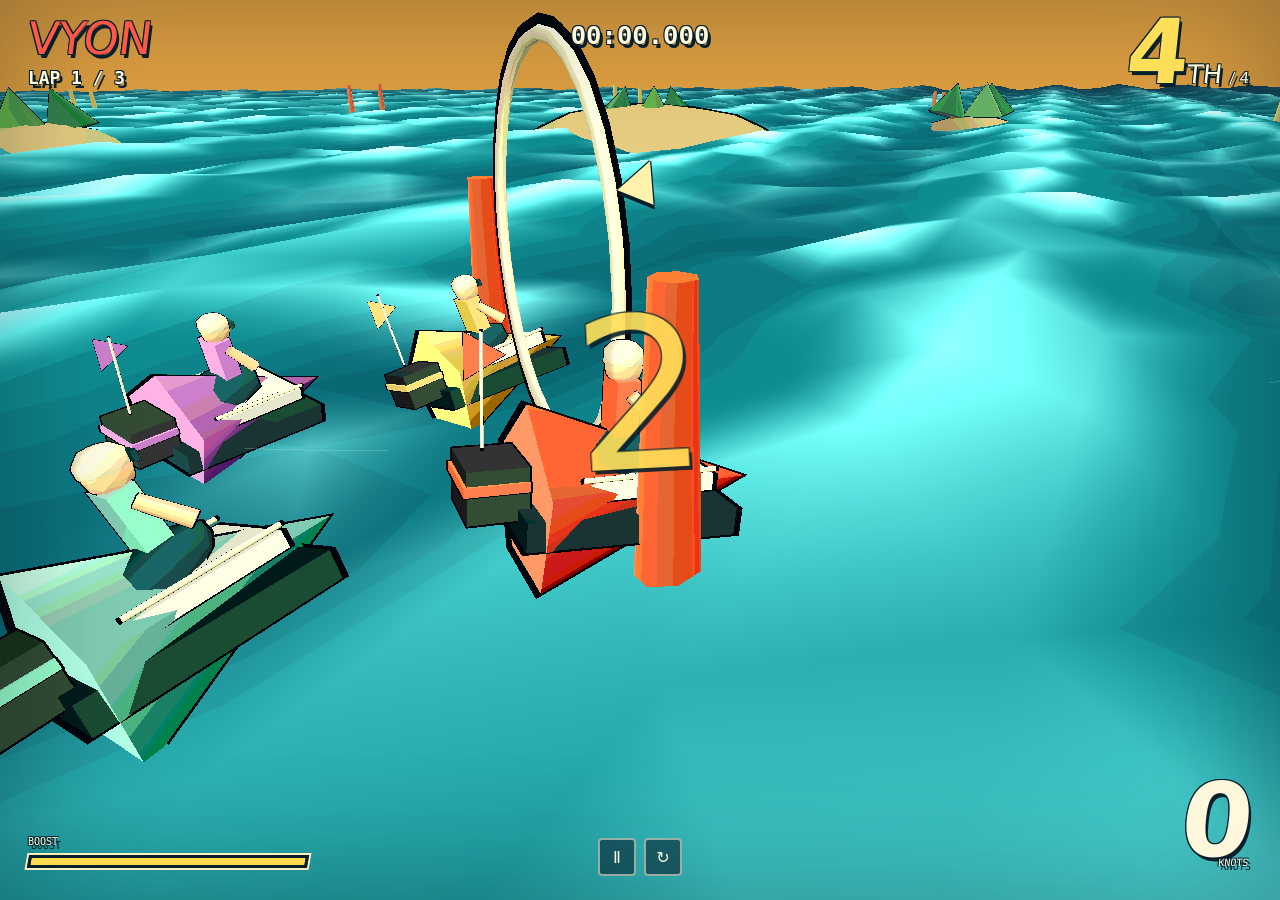
<file: vyon-boat-racer/index.html>
<!doctype html>
<html lang="en">
  <head>
    <meta charset="UTF-8" />
    <meta name="viewport" content="width=device-width, initial-scale=1.0, viewport-fit=cover" />
    <meta name="theme-color" content="#071c2c" />
    <meta name="description" content="Vyon, a procedural cel-shaded arcade boat racer." />
    <link rel="icon" href="data:," />
    <title>Vyon Boat Racer</title>
    <script type="module" crossorigin src="./assets/index-CdqZDCXE.js"></script>
    <link rel="stylesheet" crossorigin href="./assets/index-CIdIuhUd.css">
  </head>
  <body>
    <main id="app" aria-label="Vyon Boat Racer"></main>
  </body>
</html>
</file>
<file: iron-meridian/assets/index-DpenVJ8c.css>
html,body,#root{background:#05070c;width:100%;height:100%;margin:0;padding:0;overflow:hidden}.app-surface{position:fixed;inset:0;overflow:hidden}.canvas-host{z-index:0;position:absolute;inset:0}.ui-layer{z-index:1;position:absolute;inset:0}:focus-visible{outline-offset:2px;outline:2px solid #58a6ff}::selection{background:#58a6ff59}
</file>
<file: joust/assets/index-BNKrR3XI.css>
:root{color-scheme:dark;font-family:Trebuchet MS,Avenir Next Condensed,ui-sans-serif,system-ui,sans-serif;background:#03070d;color:#f8f3dc}*{box-sizing:border-box}html,body,#root{width:100%;min-width:320px;height:100%;margin:0}body{overflow:hidden;background:#03070d}button,input,canvas{font:inherit}button{min-height:42px;border:1px solid rgba(248,243,220,.28);border-radius:5px;padding:0 16px;color:#f8f3dc;background:#070c14eb;font-size:.8rem;font-weight:800;letter-spacing:0;text-transform:uppercase;cursor:pointer;transition:background-color .16s ease-out,border-color .16s ease-out,color .16s ease-out,transform .16s ease-out}button:hover{border-color:#ffe38a;color:#ffe38a;transform:translateY(-1px)}button:active{transform:translateY(0)}button:focus-visible{outline:3px solid #a6f3d8;outline-offset:3px}.primary-button{border-color:#a6f3d8;color:#07111f;background:#a6f3d8}.primary-button:hover,.primary-button:focus-visible{border-color:#ffe38a;color:#07111f;background:#ffe38a}.compact-button{min-height:36px;padding:0 12px;font-size:.72rem}.app-shell{position:relative;width:100%;height:100%;overflow:hidden;background:#03070d}.arcade-back{position:absolute;z-index:12;top:max(14px,env(safe-area-inset-top));left:max(16px,env(safe-area-inset-left));display:inline-flex;align-items:center;gap:7px;min-height:36px;padding:0 10px;border:1px solid rgba(248,243,220,.2);border-radius:4px;color:#f8f3dcc7;background:#03070db8;font-size:.68rem;font-weight:850;text-decoration:none;text-transform:uppercase;backdrop-filter:blur(6px);transition:border-color .16s ease-out,color .16s ease-out,background-color .16s ease-out}.arcade-back:hover,.arcade-back:focus-visible{border-color:#ffe38a;color:#ffe38a;background:#03070df0}.arcade-back:focus-visible{outline:3px solid #a6f3d8;outline-offset:3px}.game-stage{position:relative;display:grid;place-items:center;width:100%;height:100%;overflow:hidden;isolation:isolate;background:#03070d;touch-action:none}.game-stage canvas,.scanline-layer,.screen-vignette{width:min(100vw,calc(100dvh * 16 / 9));height:min(100dvh,56.25vw);aspect-ratio:16 / 9}.game-stage canvas{display:block;max-width:100%;max-height:100%;background:#05070c}.presentation-classic canvas{image-rendering:pixelated}.scanline-layer,.screen-vignette{position:absolute;z-index:2;pointer-events:none}.scanline-layer{background:repeating-linear-gradient(180deg,rgba(255,255,255,.035) 0 1px,transparent 1px 4px);mix-blend-mode:screen;opacity:.3}.screen-vignette{box-shadow:inset 0 0 90px #0000009e,inset 0 0 0 1px #f8f3dc14}.crt-disabled .scanline-layer{opacity:0}.crt-enabled canvas{filter:contrast(1.04) saturate(1.08)}.crt-enabled .screen-vignette{background-image:radial-gradient(ellipse at center,transparent 70%,rgba(0,0,0,.26) 100%)}.presentation-classic .scanline-layer{opacity:.48}.hud{position:absolute;z-index:4;top:max(14px,env(safe-area-inset-top));left:50%;display:grid;grid-template-columns:minmax(150px,.8fr) auto minmax(180px,1fr);align-items:center;gap:18px;width:min(calc(100% - 32px),920px);min-height:58px;padding:8px 14px;border:1px solid rgba(248,243,220,.16);border-radius:5px;color:#f8f3dc;background:#03070dc2;box-shadow:0 14px 34px #0000003d;transform:translate(-50%);pointer-events:none}.hud-score{display:flex;align-items:baseline;gap:10px}.hud-score span,.hud-stat span,.hud-context small{color:#f8f3dcad;font-size:.65rem;font-weight:800;text-transform:uppercase}.hud-score strong{color:#ffe38a;font-family:Courier New,ui-monospace,monospace;font-size:1.35rem;line-height:1}.hud-run{display:flex;align-items:center;gap:14px}.hud-stat{display:flex;align-items:baseline;gap:5px;white-space:nowrap}.hud-stat strong{color:#a6f3d8;font-size:1rem}.hud-context{display:grid;justify-items:end;gap:2px;min-width:0}.hud-context span{max-width:100%;overflow:hidden;color:#f8f3dc;font-size:.78rem;font-weight:800;text-overflow:ellipsis;white-space:nowrap}.game-feedback{position:absolute;z-index:5;top:88px;left:50%;min-width:220px;padding:9px 14px;border:1px solid rgba(248,243,220,.22);border-radius:4px;color:#07111f;background:#ffe38a;box-shadow:0 12px 32px #00000047;font-size:.78rem;font-weight:900;text-align:center;text-transform:uppercase;transform:translate(-50%);animation:feedback-in .22s cubic-bezier(.16,1,.3,1)}.feedback-damage,.feedback-hazard{color:#fff;background:#c84145}.feedback-collect{background:#a6f3d8}@keyframes feedback-in{0%{opacity:0;transform:translate(-50%,-8px)}to{opacity:1;transform:translate(-50%)}}.overlay{position:absolute;z-index:8;color:#f8f3dc}.title-overlay{left:max(28px,calc((100vw - min(100vw,177.777dvh))/2 + 42px));bottom:max(42px,calc((100dvh - min(100dvh,56.25vw))/2 + 46px));width:min(640px,calc(100% - 56px));padding:28px 34px 30px;background:linear-gradient(90deg,rgba(3,7,13,.96) 0%,rgba(3,7,13,.82) 72%,transparent 100%);text-shadow:0 3px 14px rgba(0,0,0,.55)}.pause-overlay,.game-over-overlay,.settings-overlay{top:50%;left:50%;width:min(560px,calc(100% - 28px));max-height:calc(100% - 36px);overflow:auto;padding:28px;border:1px solid rgba(248,243,220,.22);border-radius:6px;background:#03070df5;box-shadow:0 30px 90px #0000008c;transform:translate(-50%,-50%)}.settings-overlay{width:min(900px,calc(100% - 24px))}.studio-mark,.settings-context{margin:0 0 10px;color:#a6f3d8;font-size:.76rem;font-weight:900;text-transform:uppercase}h1,h2{margin:0;letter-spacing:0;text-wrap:balance}h1{color:#ffe38a;font-family:Courier New,ui-monospace,monospace;font-size:6rem;line-height:.82;text-transform:uppercase;text-shadow:0 6px 0 #3c171b,0 16px 40px rgba(0,0,0,.5)}h2{color:#ffe38a;font-size:2rem;line-height:1}.title-copy,.overlay p{max-width:58ch;color:#f8f3dcd6;font-size:1rem;line-height:1.5;text-wrap:pretty}.title-copy{max-width:47ch;margin:20px 0 0;font-weight:650}.overlay-actions,.settings-actions{display:flex;flex-wrap:wrap;gap:9px;margin-top:20px}.overlay-actions button{min-width:118px}.high-score{margin:18px 0 0;color:#a6f3d8!important;font-size:.76rem!important;font-weight:900;text-transform:uppercase}.run-record{margin:14px 0 0;color:#a6f3d8!important;font-weight:900;text-transform:uppercase}.run-summary{display:flex;flex-wrap:wrap;gap:20px;margin-top:22px;padding:14px 0;border-block:1px solid rgba(248,243,220,.14)}.run-summary span{display:grid;gap:2px;color:#f8f3dca8;font-size:.72rem;text-transform:uppercase}.run-summary strong{color:#ffe38a;font-size:1.25rem}.settings-head{display:flex;align-items:start;justify-content:space-between;gap:18px}.settings-grid{display:grid;grid-template-columns:repeat(2,minmax(0,1fr));gap:12px;margin:18px 0}fieldset{display:grid;gap:12px;margin:0;padding:14px;border:1px solid rgba(248,243,220,.16);border-radius:5px}legend{padding:0 7px;color:#ffe38a;font-size:.76rem;font-weight:900;text-transform:uppercase}.segmented-control{display:grid;grid-template-columns:1fr 1fr;gap:5px}.segmented-control button.active{border-color:#ffe38a;color:#07111f;background:#ffe38a}.toggle-row,.range-row{display:flex;align-items:center;justify-content:space-between;gap:14px;color:#f8f3dcdb;font-size:.84rem;font-weight:750}input[type=checkbox]{width:21px;height:21px;accent-color:#a6f3d8}input[type=range]{width:min(190px,52vw);accent-color:#a6f3d8}.controls-panel{display:grid;gap:12px}.panel-heading h2{font-size:1.15rem}.panel-heading p{margin:5px 0 0;color:#f8f3dca3;font-size:.78rem;line-height:1.4}.control-grid{display:grid}.control-row{display:grid;grid-template-columns:minmax(84px,.9fr) minmax(110px,1fr) minmax(130px,1.2fr) auto;align-items:center;gap:8px;min-height:44px;border-bottom:1px solid rgba(248,243,220,.1);color:#f8f3dcd1;font-size:.74rem}.control-head{min-height:32px;color:#a6f3d8;font-weight:900;text-transform:uppercase}.remap-note{margin:12px 0 0;color:#a6f3d8!important;font-weight:900}.touch-controls{display:none;position:absolute;z-index:7;inset:0;align-items:end;justify-content:space-between;padding:0 max(16px,env(safe-area-inset-right)) max(14px,env(safe-area-inset-bottom)) max(16px,env(safe-area-inset-left));pointer-events:none}.touch-cluster{display:flex;align-items:end;gap:8px;pointer-events:auto}.touch-flight{margin-left:auto}.touch-button{width:58px;min-width:58px;height:58px;min-height:58px;padding:0;border-color:#f8f3dc6b;border-radius:50%;background:#03070dc7;box-shadow:0 8px 24px #00000052;font-size:.74rem;backdrop-filter:blur(6px);user-select:none;-webkit-user-select:none}.touch-button:active,.touch-button[aria-pressed=true]{color:#07111f;background:#ffe38a;transform:scale(.94)}.touch-primary{width:70px;min-width:70px;height:70px;min-height:70px;border-color:#a6f3d8;color:#07111f;background:#a6f3d8eb}.touch-compact{position:absolute;top:max(84px,calc(env(safe-area-inset-top) + 72px));right:max(14px,env(safe-area-inset-right));width:42px;min-width:42px;height:42px;min-height:42px;border-radius:50%;pointer-events:auto}.sr-only{position:absolute;width:1px;height:1px;padding:0;margin:-1px;overflow:hidden;clip:rect(0,0,0,0);white-space:nowrap;border:0}.presentation-classic{font-family:Courier New,ui-monospace,monospace}.presentation-classic h1,.presentation-classic h2,.presentation-classic .hud-score strong{color:#f0d36b}.reduce-motion *{animation-duration:.01ms!important;transition-duration:.01ms!important;scroll-behavior:auto!important}@media(prefers-reduced-motion:reduce){*{animation-duration:.01ms!important;transition-duration:.01ms!important;scroll-behavior:auto!important}}@media(pointer:coarse){.touch-controls{display:flex}}@media(max-width:760px),(max-height:500px){.hud{top:max(7px,env(safe-area-inset-top));grid-template-columns:auto 1fr auto;gap:8px;width:min(calc(100% - 14px),940px);min-height:44px;padding:5px 8px}.hud-score span,.hud-stat span,.hud-context small{display:none}.hud-score strong{font-size:1rem}.hud-run{justify-content:center;gap:8px}.hud-stat strong{font-size:.82rem}.hud-context span{max-width:130px;font-size:.64rem}.game-feedback{top:58px;min-width:180px;padding:6px 10px;font-size:.64rem}.title-overlay{left:14px;bottom:16px;width:min(520px,calc(100% - 28px));padding:18px 20px}h1{font-size:4.4rem}.title-copy,.overlay p{font-size:.86rem}.settings-overlay{max-height:calc(100% - 14px);padding:16px}.settings-grid{grid-template-columns:1fr 1fr;gap:8px;margin:12px 0}fieldset{gap:8px;padding:10px}.control-row{min-height:38px;font-size:.66rem}}@media(max-width:620px){.settings-grid{grid-template-columns:1fr}.control-row{grid-template-columns:minmax(72px,.8fr) minmax(92px,1fr) auto}.control-row>span:nth-child(3){display:none}h1{font-size:3.6rem}}@media(orientation:portrait)and (pointer:coarse){.phase-playing .game-stage{background-color:#03070d;background-image:linear-gradient(rgba(166,243,216,.035) 1px,transparent 1px),linear-gradient(90deg,rgba(166,243,216,.025) 1px,transparent 1px);background-size:28px 28px}.phase-playing .game-stage:after{position:absolute;z-index:0;top:45%;left:50%;content:"JOUST";color:#f8f3dc0e;font-family:Courier New,ui-monospace,monospace;font-size:clamp(4.8rem,26vw,7rem);font-weight:900;line-height:1;transform:translate(-50%,-50%);pointer-events:none}.game-stage{place-items:start center;padding-top:max(48px,calc(env(safe-area-inset-top) + 42px))}.game-stage canvas{position:relative;z-index:1}.scanline-layer,.screen-vignette{top:max(48px,calc(env(safe-area-inset-top) + 42px))}.hud{top:max(54px,calc(env(safe-area-inset-top) + 48px));grid-template-columns:auto 1fr}.hud-run{justify-content:end}.hud-stat span{display:inline;font-size:.48rem}.hud-context{display:none}.game-feedback{top:max(104px,calc(env(safe-area-inset-top) + 98px))}.title-overlay{top:calc(max(48px,calc(env(safe-area-inset-top) + 42px)) + min(100dvh,56.25vw) + 18px);bottom:auto;background:#03070deb}.touch-controls{padding-bottom:max(24px,env(safe-area-inset-bottom))}.touch-button{width:64px;min-width:64px;height:64px;min-height:64px}.touch-primary{width:76px;min-width:76px;height:76px;min-height:76px}}
</file>
<file: sol-racer/assets/index-DpoIkJGA.css>
:root{--lightningcss-light: ;--lightningcss-dark:initial;color-scheme:dark;font-synthesis:none;background:#07131f;font-family:Inter,ui-sans-serif,system-ui,sans-serif}*{box-sizing:border-box}html,body,#app{width:100%;height:100%;margin:0;overflow:hidden}body{touch-action:none;-webkit-user-select:none;user-select:none;background:#07131f}#app{isolation:isolate;position:relative}canvas{outline:none;width:100%;height:100%;display:block}.arcade-back{z-index:50;left:50%;top:max(12px,env(safe-area-inset-top));color:var(--sol-paper,#ecfeff);text-shadow:2px 2px 0 var(--sol-ink,#07131f);font:900 12px/1 system-ui;text-decoration:none;position:fixed;transform:translate(-50%)}.arcade-back:hover,.arcade-back:focus-visible{color:var(--sol-sun,#fff3a3);outline-offset:5px;outline:2px solid}.race-overlay{z-index:30;pointer-events:none;color:var(--sol-sun);text-shadow:clamp(4px,1vw,10px) clamp(4px,1vw,10px) 0 var(--sol-ink);opacity:0;place-items:center;font-size:clamp(72px,22vw,220px);font-weight:950;line-height:1;transition:opacity .16s,transform .16s;display:grid;position:absolute;inset:0;transform:scale(.7)}.race-overlay.is-visible{opacity:1;transform:scale(1)}.race-results{z-index:35;border:4px solid var(--sol-sun);box-shadow:12px 12px 0 var(--sol-ink);color:var(--sol-paper);background:#07131fe0;align-content:center;gap:8px;padding:clamp(16px,4vw,48px);display:none;position:absolute;inset:10% clamp(16px,12vw,220px)}.race-results.is-visible{display:grid}.race-results>span{color:var(--sol-sun);font-size:clamp(40px,9vw,100px);font-weight:950}.race-results>strong{border-top:2px solid #ecfeff3d;grid-template-columns:42px 1fr auto;align-items:center;gap:14px;padding:9px 0;font-size:clamp(16px,2vw,24px);display:grid}.race-results b{color:var(--sol-coral)}.race-results em{color:var(--sol-sun);font-size:12px;font-style:normal}.touch-controls{z-index:40;inset:auto 14px max(16px,env(safe-area-inset-bottom)) 14px;pointer-events:none;grid-template-columns:1fr 54px 70px;align-items:end;gap:10px;display:none;position:absolute}.touch-controls button{border:3px solid var(--sol-ink);background:var(--sol-paper);width:54px;height:54px;color:var(--sol-ink);box-shadow:4px 4px 0 var(--sol-ink);pointer-events:auto;-webkit-tap-highlight-color:transparent;border-radius:50%;font:900 24px/1 system-ui}.touch-controls button:active{box-shadow:1px 1px 0 var(--sol-ink);background:var(--sol-sun);transform:translate(3px,3px)}.touch-steer{gap:10px;display:flex}.touch-controls [data-touch=throttle]{background:var(--sol-sun);width:70px;height:70px}.touch-controls [data-touch=pause]{width:42px;height:42px;font-size:16px;position:absolute;bottom:calc(100% + 10px);right:0}.runtime-failure{color:#ecfeff;text-align:center;background:#07131f;place-content:center;gap:12px;min-height:100%;padding:32px;display:grid}.runtime-failure span{color:#fff3a3;letter-spacing:0;font-weight:900}.runtime-failure h1{margin:0;font-size:clamp(32px,7vw,72px)}.runtime-failure p{color:#a5c6d7;max-width:560px;margin:0}@media (hover:none),(pointer:coarse){.touch-controls{display:grid}.sol-hud__bottom{bottom:100px!important}}@media (max-width:640px){.race-results{inset:8% 14px 18%}.race-results>strong{grid-template-columns:30px 1fr auto}.sol-hud__speed{font-size:34px!important}}@media (prefers-reduced-motion:reduce){.race-overlay,.touch-controls button{transition:none}}
</file>
<file: vyon-boat-racer/assets/index-CIdIuhUd.css>
:root{color:#fff8dd;font-synthesis:none;letter-spacing:0;background:#071c2c;font-family:Impact,Haettenschweiler,Arial Narrow Bold,system-ui,sans-serif}*{box-sizing:border-box}html,body,#app{width:100%;height:100%;margin:0;overflow:hidden}body{background:#071c2c}button{font:inherit;letter-spacing:0}.race-canvas{touch-action:none;width:100%;height:100%;display:block}.screen-vignette{pointer-events:none;position:fixed;inset:0;box-shadow:inset 0 0 130px #03141c59}.hud{pointer-events:none;color:#fff8dd;text-shadow:3px 4px #08202b,-1px -1px #08202b,1px -1px #08202b,-1px 1px #08202b;position:fixed;inset:0}.hud-top{padding:max(20px, env(safe-area-inset-top)) 28px 0;grid-template-columns:1fr auto 1fr;align-items:start;gap:24px;display:grid}.race-mark{flex-direction:column;align-items:flex-start;display:flex}.brand{color:#ff5846;font-size:clamp(26px,3.5vw,52px);line-height:.84;transform:skew(-7deg)}.lap{margin-top:9px;font-family:ui-monospace,SFMono-Regular,Menlo,monospace;font-size:clamp(12px,1.4vw,18px);font-weight:900}.race-clock{flex-direction:column;align-items:center;font-family:ui-monospace,SFMono-Regular,Menlo,monospace;font-size:clamp(17px,2vw,28px);font-weight:900;display:flex}.race-clock small{color:#d9f7dd;margin-top:4px;font-size:9px}.position{justify-self:end;align-items:baseline;display:flex;transform:skew(-6deg)}.position strong{color:#ffde59;font-size:clamp(48px,7vw,92px);line-height:.72}.position span{font-size:clamp(15px,2vw,26px)}.position small{margin-left:8px;font-size:15px}.checkpoint-arrow{color:#fff2ad;transform-origin:50% 70%;font-size:clamp(26px,4vw,52px);transition:color .16s;position:absolute;top:16%;left:50%}.checkpoint-arrow.sharp{color:#ffbd4d}.wrong-way{opacity:0;background:#f04c39;padding:8px 16px;font-size:clamp(18px,3vw,34px);transition:opacity .12s,transform .12s;position:absolute;top:27%;left:50%;transform:translate(-50%,-12px)skew(-5deg)}.wrong-way.visible{opacity:1;transform:translate(-50%)skew(-5deg)}.countdown{color:#ffde59;opacity:0;font-size:min(22vw,210px);line-height:.75;position:absolute;top:44%;left:50%;transform:translate(-50%,-50%)scale(1.45)rotate(-4deg)}.countdown.visible{animation:.54s cubic-bezier(.2,1,.3,1) both countdown-pop}@keyframes countdown-pop{0%{opacity:0;transform:translate(-50%,-50%)scale(1.65)rotate(-5deg)}35%{opacity:1;transform:translate(-50%,-50%)scale(.92)rotate(-3deg)}to{opacity:.9;transform:translate(-50%,-50%)scale(1)rotate(-3deg)}}.speed-block{right:28px;bottom:max(32px, env(safe-area-inset-bottom));flex-direction:column;align-items:flex-end;display:flex;position:absolute;transform:skew(-6deg)}.speed-block strong{font-size:clamp(48px,8vw,104px);line-height:.7}.speed-block span,.boost span{font-family:ui-monospace,SFMono-Regular,Menlo,monospace;font-size:10px}.boost{left:28px;bottom:max(32px, env(safe-area-inset-bottom));width:min(30vw,280px);position:absolute}.boost i{background:#163b49;border:3px solid #08202b;height:13px;margin-top:6px;display:block;overflow:hidden;transform:skew(-10deg);box-shadow:0 0 0 2px #fff0bd}.boost b{transform-origin:0;background:#ffdb4f;width:100%;height:100%;display:block}.race-controls{left:50%;bottom:max(24px, env(safe-area-inset-bottom));pointer-events:auto;gap:8px;display:flex;position:absolute;transform:translate(-50%)}.icon-button{color:#fff8dd;cursor:pointer;background:#071c2c94;border:2px solid #fff8dd8c;border-radius:4px;width:38px;height:38px;padding:0}.icon-button:hover,.icon-button:focus-visible{color:#ffde59;border-color:#ffde59;outline:none}.pause-screen,.results,.unsupported{-webkit-backdrop-filter:blur(4px);backdrop-filter:blur(4px);pointer-events:auto;background:#071c2cb8;justify-content:center;align-items:center;display:none;position:absolute;inset:0}.pause-screen.visible,.results.visible,.unsupported.visible{display:flex}.pause-screen span{color:#ffde59;font-size:clamp(38px,8vw,110px);transform:skew(-6deg)}.results{flex-direction:column;justify-content:center;gap:20px}.results-title{flex-direction:column;align-items:center;display:flex}.results-title span{font-family:ui-monospace,SFMono-Regular,Menlo,monospace;font-size:12px}.results-title strong{color:#ffde59;font-size:clamp(54px,10vw,126px);line-height:.95;transform:skew(-6deg)}.results ol{width:min(86vw,520px);margin:0;padding:0;font-family:ui-monospace,SFMono-Regular,Menlo,monospace;list-style:none}.results li{border-bottom:1px solid #fff8dd40;grid-template-columns:36px 1fr auto;align-items:baseline;gap:14px;padding:9px 12px;display:grid}.results li:first-child{color:#ffde59;border-color:#ffde59}.results button{color:#08202b;cursor:pointer;background:#ffde59;border:2px solid #08202b;border-radius:4px;padding:12px 20px;box-shadow:4px 5px #08202b}.unsupported{text-align:center;flex-direction:column;gap:10px;padding:24px}.unsupported strong{color:#ff9b62;font-size:clamp(32px,7vw,78px)}.unsupported p{max-width:520px;text-shadow:none;margin:0;font-family:system-ui,sans-serif;font-weight:650}@media (max-width:640px){.hud-top{gap:8px;padding-inline:14px}.race-clock small,.position small{display:none}.speed-block{right:14px}.boost{width:34vw;left:14px}.race-controls{bottom:78px}}@media (prefers-reduced-motion:reduce){.countdown.visible{animation-duration:1ms}.wrong-way,.checkpoint-arrow{transition:none}}
</file>
